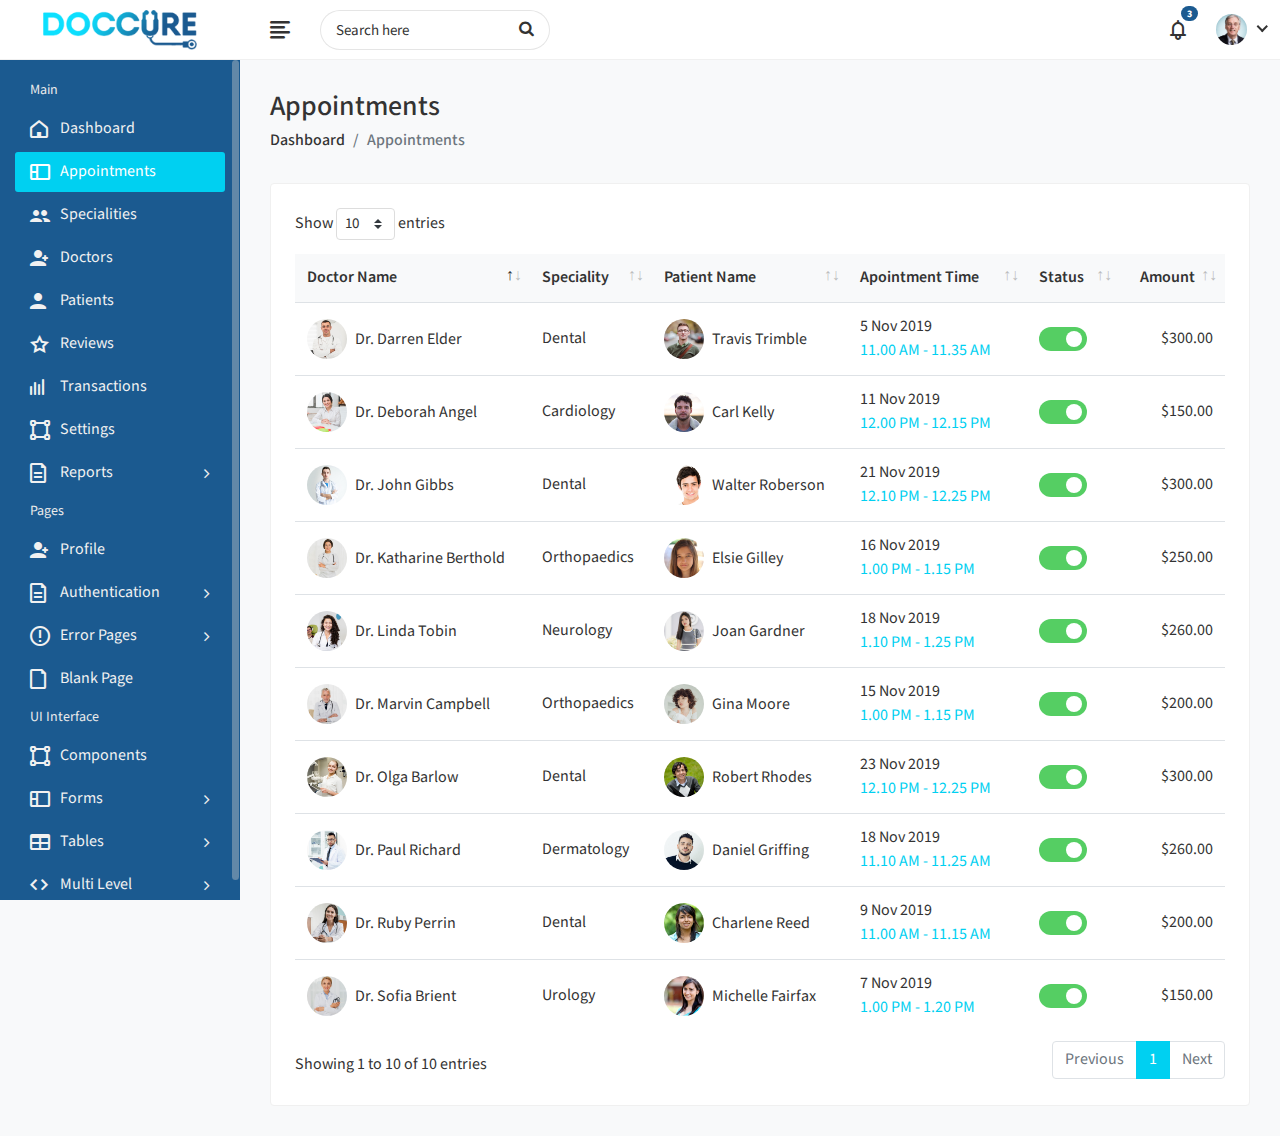
<file: Admin/appointment-list.html>
<!DOCTYPE html>
<html lang="en">
    
<!-- Mirrored from dreamguys.co.in/demo/doccure/admin/appointment-list.html by HTTrack Website Copier/3.x [XR&CO'2014], Sat, 30 Nov 2019 04:12:46 GMT -->
<head>
        <meta charset="utf-8">
        <meta name="viewport" content="width=device-width, initial-scale=1.0, user-scalable=0">
        <title>Doccure - Appointment List Page</title>
		
		<!-- Favicon -->
        <link rel="shortcut icon" type="image/x-icon" href="assets/img/favicon.png">
		
		<!-- Bootstrap CSS -->
        <link rel="stylesheet" href="assets/css/bootstrap.min.css">
		
		<!-- Fontawesome CSS -->
        <link rel="stylesheet" href="assets/css/font-awesome.min.css">
		
		<!-- Feathericon CSS -->
        <link rel="stylesheet" href="assets/css/feathericon.min.css">
		
		<!-- Datatables CSS -->
		<link rel="stylesheet" href="assets/plugins/datatables/datatables.min.css">
		
		<!-- Main CSS -->
        <link rel="stylesheet" href="assets/css/style.css">
		
		<!--[if lt IE 9]>
			<script src="assets/js/html5shiv.min.js"></script>
			<script src="assets/js/respond.min.js"></script>
		<![endif]-->
    </head>
    <body>
	
		<!-- Main Wrapper -->
        <div class="main-wrapper">
		
			<!-- Header -->
            <div class="header">
			
				<!-- Logo -->
                <div class="header-left">
                    <a href="index.html" class="logo">
						<img src="assets/img/logo.png" alt="Logo">
					</a>
					<a href="index.html" class="logo logo-small">
						<img src="assets/img/logo-small.png" alt="Logo" width="30" height="30">
					</a>
                </div>
				<!-- /Logo -->
				
				<a href="javascript:void(0);" id="toggle_btn">
					<i class="fe fe-text-align-left"></i>
				</a>
				
				<div class="top-nav-search">
					<form>
						<input type="text" class="form-control" placeholder="Search here">
						<button class="btn" type="submit"><i class="fa fa-search"></i></button>
					</form>
				</div>
				
				<!-- Mobile Menu Toggle -->
				<a class="mobile_btn" id="mobile_btn">
					<i class="fa fa-bars"></i>
				</a>
				<!-- /Mobile Menu Toggle -->
				
				<!-- Header Right Menu -->
				<ul class="nav user-menu">
					
					<!-- Notifications -->
					<li class="nav-item dropdown noti-dropdown">
						<a href="#" class="dropdown-toggle nav-link" data-toggle="dropdown">
							<i class="fe fe-bell"></i> <span class="badge badge-pill">3</span>
						</a>
						<div class="dropdown-menu notifications">
							<div class="topnav-dropdown-header">
								<span class="notification-title">Notifications</span>
								<a href="javascript:void(0)" class="clear-noti"> Clear All </a>
							</div>
							<div class="noti-content">
								<ul class="notification-list">
									<li class="notification-message">
										<a href="#">
											<div class="media">
												<span class="avatar avatar-sm">
													<img class="avatar-img rounded-circle" alt="User Image" src="assets/img/doctors/doctor-thumb-01.jpg">
												</span>
												<div class="media-body">
													<p class="noti-details"><span class="noti-title">Dr. Ruby Perrin</span> Schedule <span class="noti-title">her appointment</span></p>
													<p class="noti-time"><span class="notification-time">4 mins ago</span></p>
												</div>
											</div>
										</a>
									</li>
									<li class="notification-message">
										<a href="#">
											<div class="media">
												<span class="avatar avatar-sm">
													<img class="avatar-img rounded-circle" alt="User Image" src="assets/img/patients/patient1.jpg">
												</span>
												<div class="media-body">
													<p class="noti-details"><span class="noti-title">Charlene Reed</span> has booked her appointment to <span class="noti-title">Dr. Ruby Perrin</span></p>
													<p class="noti-time"><span class="notification-time">6 mins ago</span></p>
												</div>
											</div>
										</a>
									</li>
									<li class="notification-message">
										<a href="#">
											<div class="media">
												<span class="avatar avatar-sm">
													<img class="avatar-img rounded-circle" alt="User Image" src="assets/img/patients/patient2.jpg">
												</span>
												<div class="media-body">
												<p class="noti-details"><span class="noti-title">Travis Trimble</span> sent a amount of $210 for his <span class="noti-title">appointment</span></p>
												<p class="noti-time"><span class="notification-time">8 mins ago</span></p>
												</div>
											</div>
										</a>
									</li>
									<li class="notification-message">
										<a href="#">
											<div class="media">
												<span class="avatar avatar-sm">
													<img class="avatar-img rounded-circle" alt="User Image" src="assets/img/patients/patient3.jpg">
												</span>
												<div class="media-body">
													<p class="noti-details"><span class="noti-title">Carl Kelly</span> send a message <span class="noti-title"> to his doctor</span></p>
													<p class="noti-time"><span class="notification-time">12 mins ago</span></p>
												</div>
											</div>
										</a>
									</li>
								</ul>
							</div>
							<div class="topnav-dropdown-footer">
								<a href="#">View all Notifications</a>
							</div>
						</div>
					</li>
					<!-- /Notifications -->
					
					<!-- User Menu -->
					<li class="nav-item dropdown has-arrow">
						<a href="#" class="dropdown-toggle nav-link" data-toggle="dropdown">
							<span class="user-img"><img class="rounded-circle" src="assets/img/profiles/avatar-01.jpg" width="31" alt="Ryan Taylor"></span>
						</a>
						<div class="dropdown-menu">
							<div class="user-header">
								<div class="avatar avatar-sm">
									<img src="assets/img/profiles/avatar-01.jpg" alt="User Image" class="avatar-img rounded-circle">
								</div>
								<div class="user-text">
									<h6>Ryan Taylor</h6>
									<p class="text-muted mb-0">Administrator</p>
								</div>
							</div>
							<a class="dropdown-item" href="profile.html">My Profile</a>
							<a class="dropdown-item" href="settings.html">Settings</a>
							<a class="dropdown-item" href="login.html">Logout</a>
						</div>
					</li>
					<!-- /User Menu -->
					
				</ul>
				<!-- /Header Right Menu -->
				
            </div>
			<!-- /Header -->
			
			<!-- Sidebar -->
            <div class="sidebar" id="sidebar">
                <div class="sidebar-inner slimscroll">
					<div id="sidebar-menu" class="sidebar-menu">
						<ul>
							<li class="menu-title"> 
								<span>Main</span>
							</li>
							<li> 
								<a href="index.html"><i class="fe fe-home"></i> <span>Dashboard</span></a>
							</li>
							<li class="active"> 
								<a href="appointment-list.html"><i class="fe fe-layout"></i> <span>Appointments</span></a>
							</li>
							<li> 
								<a href="specialities.html"><i class="fe fe-users"></i> <span>Specialities</span></a>
							</li>
							<li> 
								<a href="doctor-list.html"><i class="fe fe-user-plus"></i> <span>Doctors</span></a>
							</li>
							<li> 
								<a href="patient-list.html"><i class="fe fe-user"></i> <span>Patients</span></a>
							</li>
							<li> 
								<a href="reviews.html"><i class="fe fe-star-o"></i> <span>Reviews</span></a>
							</li>
							<li> 
								<a href="transactions-list.html"><i class="fe fe-activity"></i> <span>Transactions</span></a>
							</li>
							<li> 
								<a href="settings.html"><i class="fe fe-vector"></i> <span>Settings</span></a>
							</li>
							<li class="submenu">
								<a href="#"><i class="fe fe-document"></i> <span> Reports</span> <span class="menu-arrow"></span></a>
								<ul style="display: none;">
									<li><a href="invoice-report.html">Invoice Reports</a></li>
								</ul>
							</li>
							<li class="menu-title"> 
								<span>Pages</span>
							</li>
							<li> 
								<a href="profile.html"><i class="fe fe-user-plus"></i> <span>Profile</span></a>
							</li>
							<li class="submenu">
								<a href="#"><i class="fe fe-document"></i> <span> Authentication </span> <span class="menu-arrow"></span></a>
								<ul style="display: none;">
									<li><a href="login.html"> Login </a></li>
									<li><a href="register.html"> Register </a></li>
									<li><a href="forgot-password.html"> Forgot Password </a></li>
									<li><a href="lock-screen.html"> Lock Screen </a></li>
								</ul>
							</li>
							<li class="submenu">
								<a href="#"><i class="fe fe-warning"></i> <span> Error Pages </span> <span class="menu-arrow"></span></a>
								<ul style="display: none;">
									<li><a href="error-404.html">404 Error </a></li>
									<li><a href="error-500.html">500 Error </a></li>
								</ul>
							</li>
							<li> 
								<a href="blank-page.html"><i class="fe fe-file"></i> <span>Blank Page</span></a>
							</li>
							<li class="menu-title"> 
								<span>UI Interface</span>
							</li>
							<li> 
								<a href="components.html"><i class="fe fe-vector"></i> <span>Components</span></a>
							</li>
							<li class="submenu">
								<a href="#"><i class="fe fe-layout"></i> <span> Forms </span> <span class="menu-arrow"></span></a>
								<ul style="display: none;">
									<li><a href="form-basic-inputs.html">Basic Inputs </a></li>
									<li><a href="form-input-groups.html">Input Groups </a></li>
									<li><a href="form-horizontal.html">Horizontal Form </a></li>
									<li><a href="form-vertical.html"> Vertical Form </a></li>
									<li><a href="form-mask.html"> Form Mask </a></li>
									<li><a href="form-validation.html"> Form Validation </a></li>
								</ul>
							</li>
							<li class="submenu">
								<a href="#"><i class="fe fe-table"></i> <span> Tables </span> <span class="menu-arrow"></span></a>
								<ul style="display: none;">
									<li><a href="tables-basic.html">Basic Tables </a></li>
									<li><a href="data-tables.html">Data Table </a></li>
								</ul>
							</li>
							<li class="submenu">
								<a href="javascript:void(0);"><i class="fe fe-code"></i> <span>Multi Level</span> <span class="menu-arrow"></span></a>
								<ul style="display: none;">
									<li class="submenu">
										<a href="javascript:void(0);"> <span>Level 1</span> <span class="menu-arrow"></span></a>
										<ul style="display: none;">
											<li><a href="javascript:void(0);"><span>Level 2</span></a></li>
											<li class="submenu">
												<a href="javascript:void(0);"> <span> Level 2</span> <span class="menu-arrow"></span></a>
												<ul style="display: none;">
													<li><a href="javascript:void(0);">Level 3</a></li>
													<li><a href="javascript:void(0);">Level 3</a></li>
												</ul>
											</li>
											<li><a href="javascript:void(0);"> <span>Level 2</span></a></li>
										</ul>
									</li>
									<li>
										<a href="javascript:void(0);"> <span>Level 1</span></a>
									</li>
								</ul>
							</li>
						</ul>
					</div>
                </div>
            </div>
			<!-- /Sidebar -->
			
			<!-- Page Wrapper -->
            <div class="page-wrapper">
                <div class="content container-fluid">
				
					<!-- Page Header -->
					<div class="page-header">
						<div class="row">
							<div class="col-sm-12">
								<h3 class="page-title">Appointments</h3>
								<ul class="breadcrumb">
									<li class="breadcrumb-item"><a href="index.html">Dashboard</a></li>
									<li class="breadcrumb-item active">Appointments</li>
								</ul>
							</div>
						</div>
					</div>
					<!-- /Page Header -->
					<div class="row">
						<div class="col-md-12">
						
							<!-- Recent Orders -->
							<div class="card">
								<div class="card-body">
									<div class="table-responsive">
										<table class="datatable table table-hover table-center mb-0">
											<thead>
												<tr>
													<th>Doctor Name</th>
													<th>Speciality</th>
													<th>Patient Name</th>
													<th>Apointment Time</th>
													<th>Status</th>
													<th class="text-right">Amount</th>
												</tr>
											</thead>
											<tbody>
												<tr>
													<td>
														<h2 class="table-avatar">
															<a href="profile.html" class="avatar avatar-sm mr-2"><img class="avatar-img rounded-circle" src="assets/img/doctors/doctor-thumb-01.jpg" alt="User Image"></a>
															<a href="profile.html">Dr. Ruby Perrin</a>
														</h2>
													</td>
													<td>Dental</td>
													<td>
														<h2 class="table-avatar">
															<a href="profile.html" class="avatar avatar-sm mr-2"><img class="avatar-img rounded-circle" src="assets/img/patients/patient1.jpg" alt="User Image"></a>
															<a href="profile.html">Charlene Reed </a>
														</h2>
													</td>
													<td>9 Nov 2019 <span class="text-primary d-block">11.00 AM - 11.15 AM</span></td>
													<td>
														<div class="status-toggle">
															<input type="checkbox" id="status_1" class="check" checked>
															<label for="status_1" class="checktoggle">checkbox</label>
														</div>
													</td>
													<td class="text-right">
														$200.00
													</td>
												</tr>
												<tr>
													<td>
														<h2 class="table-avatar">
															<a href="profile.html" class="avatar avatar-sm mr-2"><img class="avatar-img rounded-circle" src="assets/img/doctors/doctor-thumb-02.jpg" alt="User Image"></a>
															<a href="profile.html">Dr. Darren Elder</a>
														</h2>
													</td>
													<td>Dental</td>
													<td>
														<h2 class="table-avatar">
															<a href="profile.html" class="avatar avatar-sm mr-2"><img class="avatar-img rounded-circle" src="assets/img/patients/patient2.jpg" alt="User Image"></a>
															<a href="profile.html">Travis Trimble </a>
														</h2>
													</td>
													
													<td>5 Nov 2019 <span class="text-primary d-block">11.00 AM - 11.35 AM</span></td>
													<td>
														<div class="status-toggle">
															<input type="checkbox" id="status_2" class="check" checked>
															<label for="status_2" class="checktoggle">checkbox</label>
														</div>
													</td>
													<td class="text-right">
														$300.00
													</td>
												</tr>
												<tr>
													<td>
														<h2 class="table-avatar">
															<a href="profile.html" class="avatar avatar-sm mr-2"><img class="avatar-img rounded-circle" src="assets/img/doctors/doctor-thumb-03.jpg" alt="User Image"></a>
															<a href="profile.html">Dr. Deborah Angel</a>
														</h2>
													</td>
													<td>Cardiology</td>
													<td>
														<h2 class="table-avatar">
															<a href="profile.html" class="avatar avatar-sm mr-2"><img class="avatar-img rounded-circle" src="assets/img/patients/patient3.jpg" alt="User Image"></a>
															<a href="profile.html">Carl Kelly</a>
														</h2>
													</td>
													<td>11 Nov 2019 <span class="text-primary d-block">12.00 PM - 12.15 PM</span></td>
													<td>
														<div class="status-toggle">
															<input type="checkbox" id="status_3" class="check" checked>
															<label for="status_3" class="checktoggle">checkbox</label>
														</div>
													</td>
													<td class="text-right">
														$150.00
													</td>
												</tr>
												<tr>
													<td>
														<h2 class="table-avatar">
															<a href="profile.html" class="avatar avatar-sm mr-2"><img class="avatar-img rounded-circle" src="assets/img/doctors/doctor-thumb-04.jpg" alt="User Image"></a>
															<a href="profile.html">Dr. Sofia Brient</a>
														</h2>
													</td>
													<td>Urology</td>
													<td>
														<h2 class="table-avatar">
															<a href="profile.html" class="avatar avatar-sm mr-2"><img class="avatar-img rounded-circle" src="assets/img/patients/patient4.jpg" alt="User Image"></a>
															<a href="profile.html"> Michelle Fairfax</a>
														</h2>
													</td>
													<td>7 Nov 2019 <span class="text-primary d-block">1.00 PM - 1.20 PM</span></td>
													<td>
														<div class="status-toggle">
															<input type="checkbox" id="status_4" class="check" checked>
															<label for="status_4" class="checktoggle">checkbox</label>
														</div>
													</td>
													<td class="text-right">
														$150.00
													</td>
												</tr>
												<tr>
													<td>
														<h2 class="table-avatar">
															<a href="profile.html" class="avatar avatar-sm mr-2"><img class="avatar-img rounded-circle" src="assets/img/doctors/doctor-thumb-05.jpg" alt="User Image"></a>
															<a href="profile.html">Dr. Marvin Campbell</a>
														</h2>
													</td>
													<td>Orthopaedics</td>
													<td>
														<h2 class="table-avatar">
															<a href="profile.html" class="avatar avatar-sm mr-2"><img class="avatar-img rounded-circle" src="assets/img/patients/patient5.jpg" alt="User Image"></a>
															<a href="profile.html">Gina Moore</a>
														</h2>
													</td>
													
													<td>15 Nov 2019 <span class="text-primary d-block">1.00 PM - 1.15 PM</span></td>
													<td>
														<div class="status-toggle">
															<input type="checkbox" id="status_5" class="check" checked>
															<label for="status_5" class="checktoggle">checkbox</label>
														</div>
													</td>
													<td class="text-right">
														$200.00
													</td>
												</tr>
												<tr>
													<td>
														<h2 class="table-avatar">
															<a href="profile.html" class="avatar avatar-sm mr-2"><img class="avatar-img rounded-circle" src="assets/img/doctors/doctor-thumb-06.jpg" alt="User Image"></a>
															<a href="profile.html">Dr. Katharine Berthold</a>
														</h2>
													</td>
													<td>Orthopaedics</td>
													<td>
														<h2 class="table-avatar">
															<a href="profile.html" class="avatar avatar-sm mr-2"><img class="avatar-img rounded-circle" src="assets/img/patients/patient6.jpg" alt="User Image"></a>
															<a href="profile.html">Elsie Gilley</a>
														</h2>
													</td>
													
													<td>16 Nov 2019 <span class="text-primary d-block">1.00 PM - 1.15 PM</span></td>
													<td>
														<div class="status-toggle">
															<input type="checkbox" id="status_5" class="check" checked>
															<label for="status_5" class="checktoggle">checkbox</label>
														</div>
													</td>
													<td class="text-right">
														$250.00
													</td>
												</tr>
												<tr>
													<td>
														<h2 class="table-avatar">
															<a href="profile.html" class="avatar avatar-sm mr-2"><img class="avatar-img rounded-circle" src="assets/img/doctors/doctor-thumb-07.jpg" alt="User Image"></a>
															<a href="profile.html">Dr. Linda Tobin</a>
														</h2>
													</td>
													<td>Neurology</td>
													<td>
														<h2 class="table-avatar">
															<a href="profile.html" class="avatar avatar-sm mr-2"><img class="avatar-img rounded-circle" src="assets/img/patients/patient7.jpg" alt="User Image"></a>
															<a href="profile.html">Joan Gardner</a>
														</h2>
													</td>
													
													<td>18 Nov 2019 <span class="text-primary d-block">1.10 PM - 1.25 PM</span></td>
													<td>
														<div class="status-toggle">
															<input type="checkbox" id="status_5" class="check" checked>
															<label for="status_5" class="checktoggle">checkbox</label>
														</div>
													</td>
													<td class="text-right">
														$260.00
													</td>
												</tr>
												<tr>
													<td>
														<h2 class="table-avatar">
															<a href="profile.html" class="avatar avatar-sm mr-2"><img class="avatar-img rounded-circle" src="assets/img/doctors/doctor-thumb-08.jpg" alt="User Image"></a>
															<a href="profile.html">Dr. Paul Richard</a>
														</h2>
													</td>
													<td>Dermatology</td>
													<td>
														<h2 class="table-avatar">
															<a href="profile.html" class="avatar avatar-sm mr-2"><img class="avatar-img rounded-circle" src="assets/img/patients/patient8.jpg" alt="User Image"></a>
															<a href="profile.html"> Daniel Griffing</a>
														</h2>
													</td>
													
													<td>18 Nov 2019 <span class="text-primary d-block">11.10 AM - 11.25 AM</span></td>
													<td>
														<div class="status-toggle">
															<input type="checkbox" id="status_5" class="check" checked>
															<label for="status_5" class="checktoggle">checkbox</label>
														</div>
													</td>
													<td class="text-right">
														$260.00
													</td>
												</tr>
												<tr>
													<td>
														<h2 class="table-avatar">
															<a href="profile.html" class="avatar avatar-sm mr-2"><img class="avatar-img rounded-circle" src="assets/img/doctors/doctor-thumb-09.jpg" alt="User Image"></a>
															<a href="profile.html">Dr. John Gibbs</a>
														</h2>
													</td>
													<td>Dental</td>
													<td>
														<h2 class="table-avatar">
															<a href="profile.html" class="avatar avatar-sm mr-2"><img class="avatar-img rounded-circle" src="assets/img/patients/patient9.jpg" alt="User Image"></a>
															<a href="profile.html">Walter Roberson</a>
														</h2>
													</td>
													
													<td>21 Nov 2019 <span class="text-primary d-block">12.10 PM - 12.25 PM</span></td>
													<td>
														<div class="status-toggle">
															<input type="checkbox" id="status_5" class="check" checked>
															<label for="status_5" class="checktoggle">checkbox</label>
														</div>
													</td>
													<td class="text-right">
														$300.00
													</td>
												</tr>
												<tr>
													<td>
														<h2 class="table-avatar">
															<a href="profile.html" class="avatar avatar-sm mr-2"><img class="avatar-img rounded-circle" src="assets/img/doctors/doctor-thumb-10.jpg" alt="User Image"></a>
															<a href="profile.html">Dr. Olga Barlow</a>
														</h2>
													</td>
													<td>Dental</td>
													<td>
														<h2 class="table-avatar">
															<a href="profile.html" class="avatar avatar-sm mr-2"><img class="avatar-img rounded-circle" src="assets/img/patients/patient10.jpg" alt="User Image"></a>
															<a href="profile.html">Robert Rhodes</a>
														</h2>
													</td>
													
													<td>23 Nov 2019 <span class="text-primary d-block">12.10 PM - 12.25 PM</span></td>
													<td>
														<div class="status-toggle">
															<input type="checkbox" id="status_5" class="check" checked>
															<label for="status_5" class="checktoggle">checkbox</label>
														</div>
													</td>
													<td class="text-right">
														$300.00
													</td>
												</tr>
											</tbody>
										</table>
									</div>
								</div>
							</div>
							<!-- /Recent Orders -->
							
						</div>
					</div>
				</div>			
			</div>
			<!-- /Page Wrapper -->
		
        </div>
		<!-- /Main Wrapper -->
		
		<!-- jQuery -->
        <script src="assets/js/jquery-3.2.1.min.js"></script>
		
		<!-- Bootstrap Core JS -->
        <script src="assets/js/popper.min.js"></script>
        <script src="assets/js/bootstrap.min.js"></script>
		
		<!-- Slimscroll JS -->
        <script src="assets/plugins/slimscroll/jquery.slimscroll.min.js"></script>
		
		<!-- Datatables JS -->
		<script src="assets/plugins/datatables/jquery.dataTables.min.js"></script>
		<script src="assets/plugins/datatables/datatables.min.js"></script>
		
		<!-- Custom JS -->
		<script  src="assets/js/script.js"></script>
		
    </body>

<!-- Mirrored from dreamguys.co.in/demo/doccure/admin/appointment-list.html by HTTrack Website Copier/3.x [XR&CO'2014], Sat, 30 Nov 2019 04:12:49 GMT -->
</html>
</file>
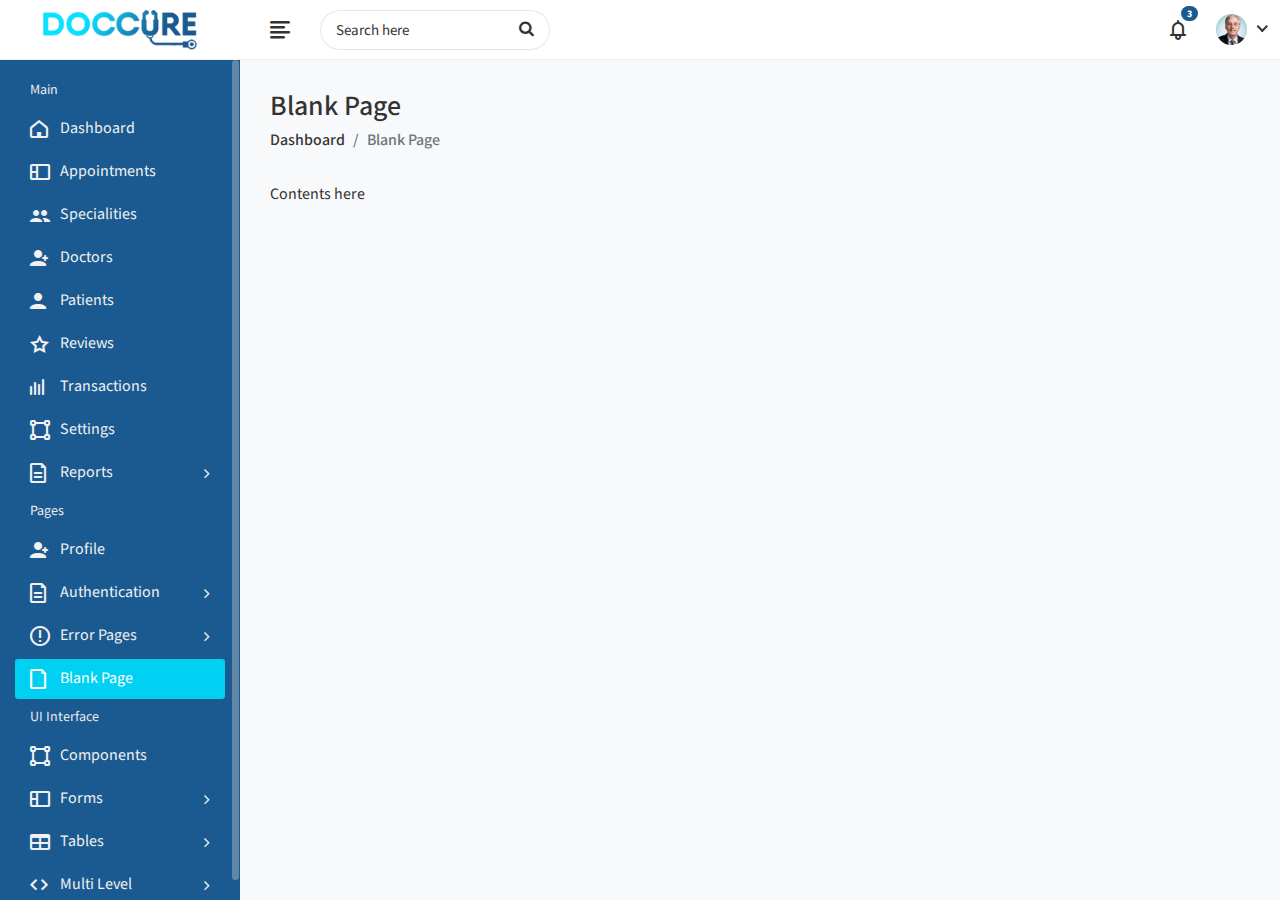
<file: Admin/blank-page.html>
<!DOCTYPE html>
<html lang="en">
    
<!-- Mirrored from dreamguys.co.in/demo/doccure/admin/blank-page.html by HTTrack Website Copier/3.x [XR&CO'2014], Sat, 30 Nov 2019 04:12:53 GMT -->
<head>
        <meta charset="utf-8">
        <meta name="viewport" content="width=device-width, initial-scale=1.0, user-scalable=0">
        <title>Doccure - Blank Page</title>
		
		<!-- Favicon -->
        <link rel="shortcut icon" type="image/x-icon" href="assets/img/favicon.png">
		
		<!-- Bootstrap CSS -->
        <link rel="stylesheet" href="assets/css/bootstrap.min.css">
		
		<!-- Fontawesome CSS -->
        <link rel="stylesheet" href="assets/css/font-awesome.min.css">
		
		<!-- Feathericon CSS -->
        <link rel="stylesheet" href="assets/css/feathericon.min.css">
		
		<!-- Main CSS -->
        <link rel="stylesheet" href="assets/css/style.css">
		
		<!--[if lt IE 9]>
			<script src="assets/js/html5shiv.min.js"></script>
			<script src="assets/js/respond.min.js"></script>
		<![endif]-->
    </head>
    <body>
	
		<!-- Main Wrapper -->
        <div class="main-wrapper">
		
			<!-- Header -->
            <div class="header">
			
				<!-- Logo -->
                <div class="header-left">
                    <a href="index.html" class="logo">
						<img src="assets/img/logo.png" alt="Logo">
					</a>
					<a href="index.html" class="logo logo-small">
						<img src="assets/img/logo-small.png" alt="Logo" width="30" height="30">
					</a>
                </div>
				<!-- /Logo -->
				
				<a href="javascript:void(0);" id="toggle_btn">
					<i class="fe fe-text-align-left"></i>
				</a>
				
				<div class="top-nav-search">
					<form>
						<input type="text" class="form-control" placeholder="Search here">
						<button class="btn" type="submit"><i class="fa fa-search"></i></button>
					</form>
				</div>
				
				<!-- Mobile Menu Toggle -->
				<a class="mobile_btn" id="mobile_btn">
					<i class="fa fa-bars"></i>
				</a>
				<!-- /Mobile Menu Toggle -->
				
				<!-- Header Right Menu -->
				<ul class="nav user-menu">
					
					<!-- Notifications -->
					<li class="nav-item dropdown noti-dropdown">
						<a href="#" class="dropdown-toggle nav-link" data-toggle="dropdown">
							<i class="fe fe-bell"></i> <span class="badge badge-pill">3</span>
						</a>
						<div class="dropdown-menu notifications">
							<div class="topnav-dropdown-header">
								<span class="notification-title">Notifications</span>
								<a href="javascript:void(0)" class="clear-noti"> Clear All </a>
							</div>
							<div class="noti-content">
								<ul class="notification-list">
									<li class="notification-message">
										<a href="#">
											<div class="media">
												<span class="avatar avatar-sm">
													<img class="avatar-img rounded-circle" alt="User Image" src="assets/img/doctors/doctor-thumb-01.jpg">
												</span>
												<div class="media-body">
													<p class="noti-details"><span class="noti-title">Dr. Ruby Perrin</span> Schedule <span class="noti-title">her appointment</span></p>
													<p class="noti-time"><span class="notification-time">4 mins ago</span></p>
												</div>
											</div>
										</a>
									</li>
									<li class="notification-message">
										<a href="#">
											<div class="media">
												<span class="avatar avatar-sm">
													<img class="avatar-img rounded-circle" alt="User Image" src="assets/img/patients/patient1.jpg">
												</span>
												<div class="media-body">
													<p class="noti-details"><span class="noti-title">Charlene Reed</span> has booked her appointment to <span class="noti-title">Dr. Ruby Perrin</span></p>
													<p class="noti-time"><span class="notification-time">6 mins ago</span></p>
												</div>
											</div>
										</a>
									</li>
									<li class="notification-message">
										<a href="#">
											<div class="media">
												<span class="avatar avatar-sm">
													<img class="avatar-img rounded-circle" alt="User Image" src="assets/img/patients/patient2.jpg">
												</span>
												<div class="media-body">
												<p class="noti-details"><span class="noti-title">Travis Trimble</span> sent a amount of $210 for his <span class="noti-title">appointment</span></p>
												<p class="noti-time"><span class="notification-time">8 mins ago</span></p>
												</div>
											</div>
										</a>
									</li>
									<li class="notification-message">
										<a href="#">
											<div class="media">
												<span class="avatar avatar-sm">
													<img class="avatar-img rounded-circle" alt="User Image" src="assets/img/patients/patient3.jpg">
												</span>
												<div class="media-body">
													<p class="noti-details"><span class="noti-title">Carl Kelly</span> send a message <span class="noti-title"> to his doctor</span></p>
													<p class="noti-time"><span class="notification-time">12 mins ago</span></p>
												</div>
											</div>
										</a>
									</li>
								</ul>
							</div>
							<div class="topnav-dropdown-footer">
								<a href="#">View all Notifications</a>
							</div>
						</div>
					</li>
					<!-- /Notifications -->
					
					<!-- User Menu -->
					<li class="nav-item dropdown has-arrow">
						<a href="#" class="dropdown-toggle nav-link" data-toggle="dropdown">
							<span class="user-img"><img class="rounded-circle" src="assets/img/profiles/avatar-01.jpg" width="31" alt="Ryan Taylor"></span>
						</a>
						<div class="dropdown-menu">
							<div class="user-header">
								<div class="avatar avatar-sm">
									<img src="assets/img/profiles/avatar-01.jpg" alt="User Image" class="avatar-img rounded-circle">
								</div>
								<div class="user-text">
									<h6>Ryan Taylor</h6>
									<p class="text-muted mb-0">Administrator</p>
								</div>
							</div>
							<a class="dropdown-item" href="profile.html">My Profile</a>
							<a class="dropdown-item" href="settings.html">Settings</a>
							<a class="dropdown-item" href="login.html">Logout</a>
						</div>
					</li>
					<!-- /User Menu -->
					
				</ul>
				<!-- /Header Right Menu -->
				
            </div>
			<!-- /Header -->
			
			<!-- Sidebar -->
            <div class="sidebar" id="sidebar">
                <div class="sidebar-inner slimscroll">
					<div id="sidebar-menu" class="sidebar-menu">
						<ul>
							<li class="menu-title"> 
								<span>Main</span>
							</li>
							<li> 
								<a href="index.html"><i class="fe fe-home"></i> <span>Dashboard</span></a>
							</li>
							<li> 
								<a href="appointment-list.html"><i class="fe fe-layout"></i> <span>Appointments</span></a>
							</li>
							<li> 
								<a href="specialities.html"><i class="fe fe-users"></i> <span>Specialities</span></a>
							</li>
							<li> 
								<a href="doctor-list.html"><i class="fe fe-user-plus"></i> <span>Doctors</span></a>
							</li>
							<li> 
								<a href="patient-list.html"><i class="fe fe-user"></i> <span>Patients</span></a>
							</li>
							<li> 
								<a href="reviews.html"><i class="fe fe-star-o"></i> <span>Reviews</span></a>
							</li>
							<li> 
								<a href="transactions-list.html"><i class="fe fe-activity"></i> <span>Transactions</span></a>
							</li>
							<li> 
								<a href="settings.html"><i class="fe fe-vector"></i> <span>Settings</span></a>
							</li>
							<li class="submenu">
								<a href="#"><i class="fe fe-document"></i> <span> Reports</span> <span class="menu-arrow"></span></a>
								<ul style="display: none;">
									<li><a href="invoice-report.html">Invoice Reports</a></li>
								</ul>
							</li>
							<li class="menu-title"> 
								<span>Pages</span>
							</li>
							<li> 
								<a href="profile.html"><i class="fe fe-user-plus"></i> <span>Profile</span></a>
							</li>
							<li class="submenu">
								<a href="#"><i class="fe fe-document"></i> <span> Authentication </span> <span class="menu-arrow"></span></a>
								<ul style="display: none;">
									<li><a href="login.html"> Login </a></li>
									<li><a href="register.html"> Register </a></li>
									<li><a href="forgot-password.html"> Forgot Password </a></li>
									<li><a href="lock-screen.html"> Lock Screen </a></li>
								</ul>
							</li>
							<li class="submenu">
								<a href="#"><i class="fe fe-warning"></i> <span> Error Pages </span> <span class="menu-arrow"></span></a>
								<ul style="display: none;">
									<li><a href="error-404.html">404 Error </a></li>
									<li><a href="error-500.html">500 Error </a></li>
								</ul>
							</li>
							<li class="active"> 
								<a href="blank-page.html"><i class="fe fe-file"></i> <span>Blank Page</span></a>
							</li>
							<li class="menu-title"> 
								<span>UI Interface</span>
							</li>
							<li> 
								<a href="components.html"><i class="fe fe-vector"></i> <span>Components</span></a>
							</li>
							<li class="submenu">
								<a href="#"><i class="fe fe-layout"></i> <span> Forms </span> <span class="menu-arrow"></span></a>
								<ul style="display: none;">
									<li><a href="form-basic-inputs.html">Basic Inputs </a></li>
									<li><a href="form-input-groups.html">Input Groups </a></li>
									<li><a href="form-horizontal.html">Horizontal Form </a></li>
									<li><a href="form-vertical.html"> Vertical Form </a></li>
									<li><a href="form-mask.html"> Form Mask </a></li>
									<li><a href="form-validation.html"> Form Validation </a></li>
								</ul>
							</li>
							<li class="submenu">
								<a href="#"><i class="fe fe-table"></i> <span> Tables </span> <span class="menu-arrow"></span></a>
								<ul style="display: none;">
									<li><a href="tables-basic.html">Basic Tables </a></li>
									<li><a href="data-tables.html">Data Table </a></li>
								</ul>
							</li>
							<li class="submenu">
								<a href="javascript:void(0);"><i class="fe fe-code"></i> <span>Multi Level</span> <span class="menu-arrow"></span></a>
								<ul style="display: none;">
									<li class="submenu">
										<a href="javascript:void(0);"> <span>Level 1</span> <span class="menu-arrow"></span></a>
										<ul style="display: none;">
											<li><a href="javascript:void(0);"><span>Level 2</span></a></li>
											<li class="submenu">
												<a href="javascript:void(0);"> <span> Level 2</span> <span class="menu-arrow"></span></a>
												<ul style="display: none;">
													<li><a href="javascript:void(0);">Level 3</a></li>
													<li><a href="javascript:void(0);">Level 3</a></li>
												</ul>
											</li>
											<li><a href="javascript:void(0);"> <span>Level 2</span></a></li>
										</ul>
									</li>
									<li>
										<a href="javascript:void(0);"> <span>Level 1</span></a>
									</li>
								</ul>
							</li>
						</ul>
					</div>
                </div>
            </div>
			<!-- /Sidebar -->
			
			<!-- Page Wrapper -->
            <div class="page-wrapper">
                <div class="content container-fluid">
				
					<!-- Page Header -->
					<div class="page-header">
						<div class="row">
							<div class="col-sm-12">
								<h3 class="page-title">Blank Page</h3>
								<ul class="breadcrumb">
									<li class="breadcrumb-item"><a href="index.html">Dashboard</a></li>
									<li class="breadcrumb-item active">Blank Page</li>
								</ul>
							</div>
						</div>
					</div>
					<!-- /Page Header -->
					
					<div class="row">
						<div class="col-sm-12">
							Contents here
						</div>			
					</div>
					
				</div>			
			</div>
			<!-- /Page Wrapper -->
		
        </div>
		<!-- /Main Wrapper -->
		
		<!-- jQuery -->
        <script src="assets/js/jquery-3.2.1.min.js"></script>
		
		<!-- Bootstrap Core JS -->
        <script src="assets/js/popper.min.js"></script>
        <script src="assets/js/bootstrap.min.js"></script>
		
		<!-- Slimscroll JS -->
        <script src="assets/plugins/slimscroll/jquery.slimscroll.min.js"></script>
		
		<!-- Custom JS -->
		<script  src="assets/js/script.js"></script>
		
    </body>

<!-- Mirrored from dreamguys.co.in/demo/doccure/admin/blank-page.html by HTTrack Website Copier/3.x [XR&CO'2014], Sat, 30 Nov 2019 04:12:53 GMT -->
</html>
</file>
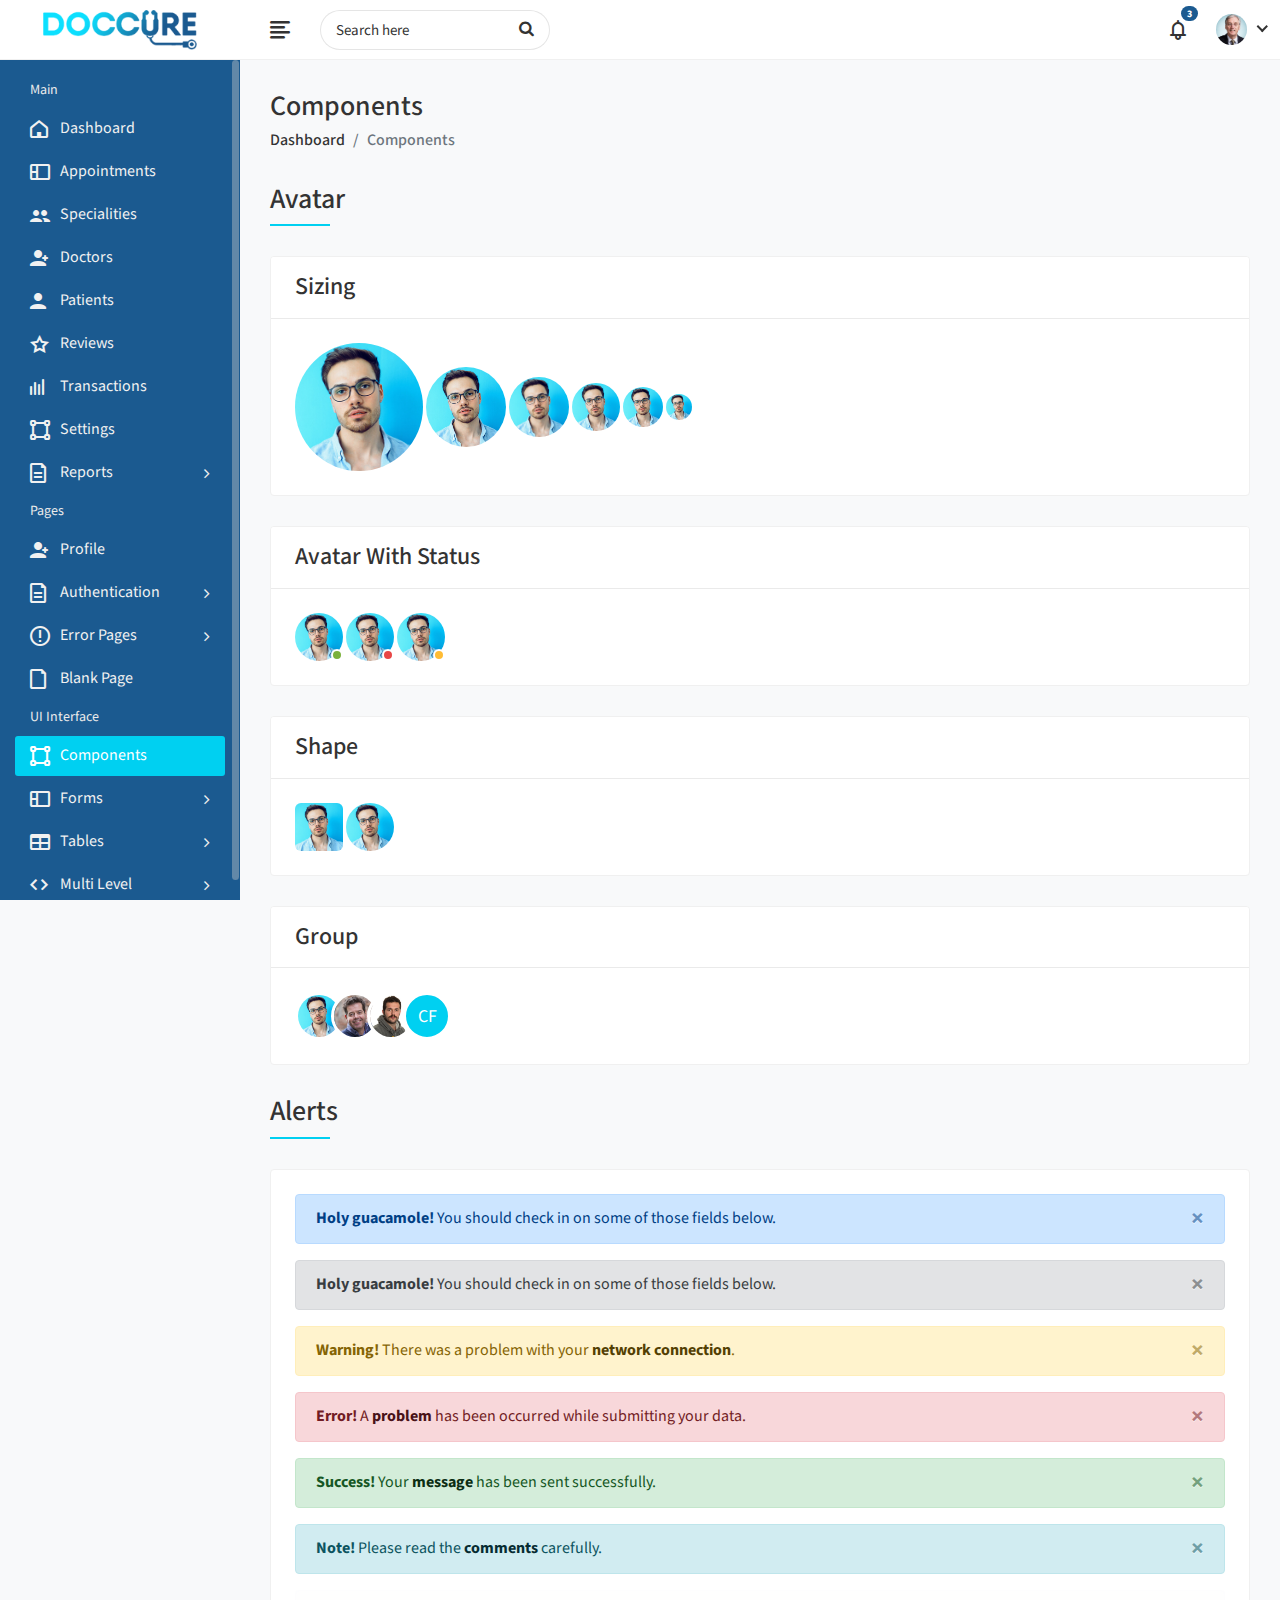
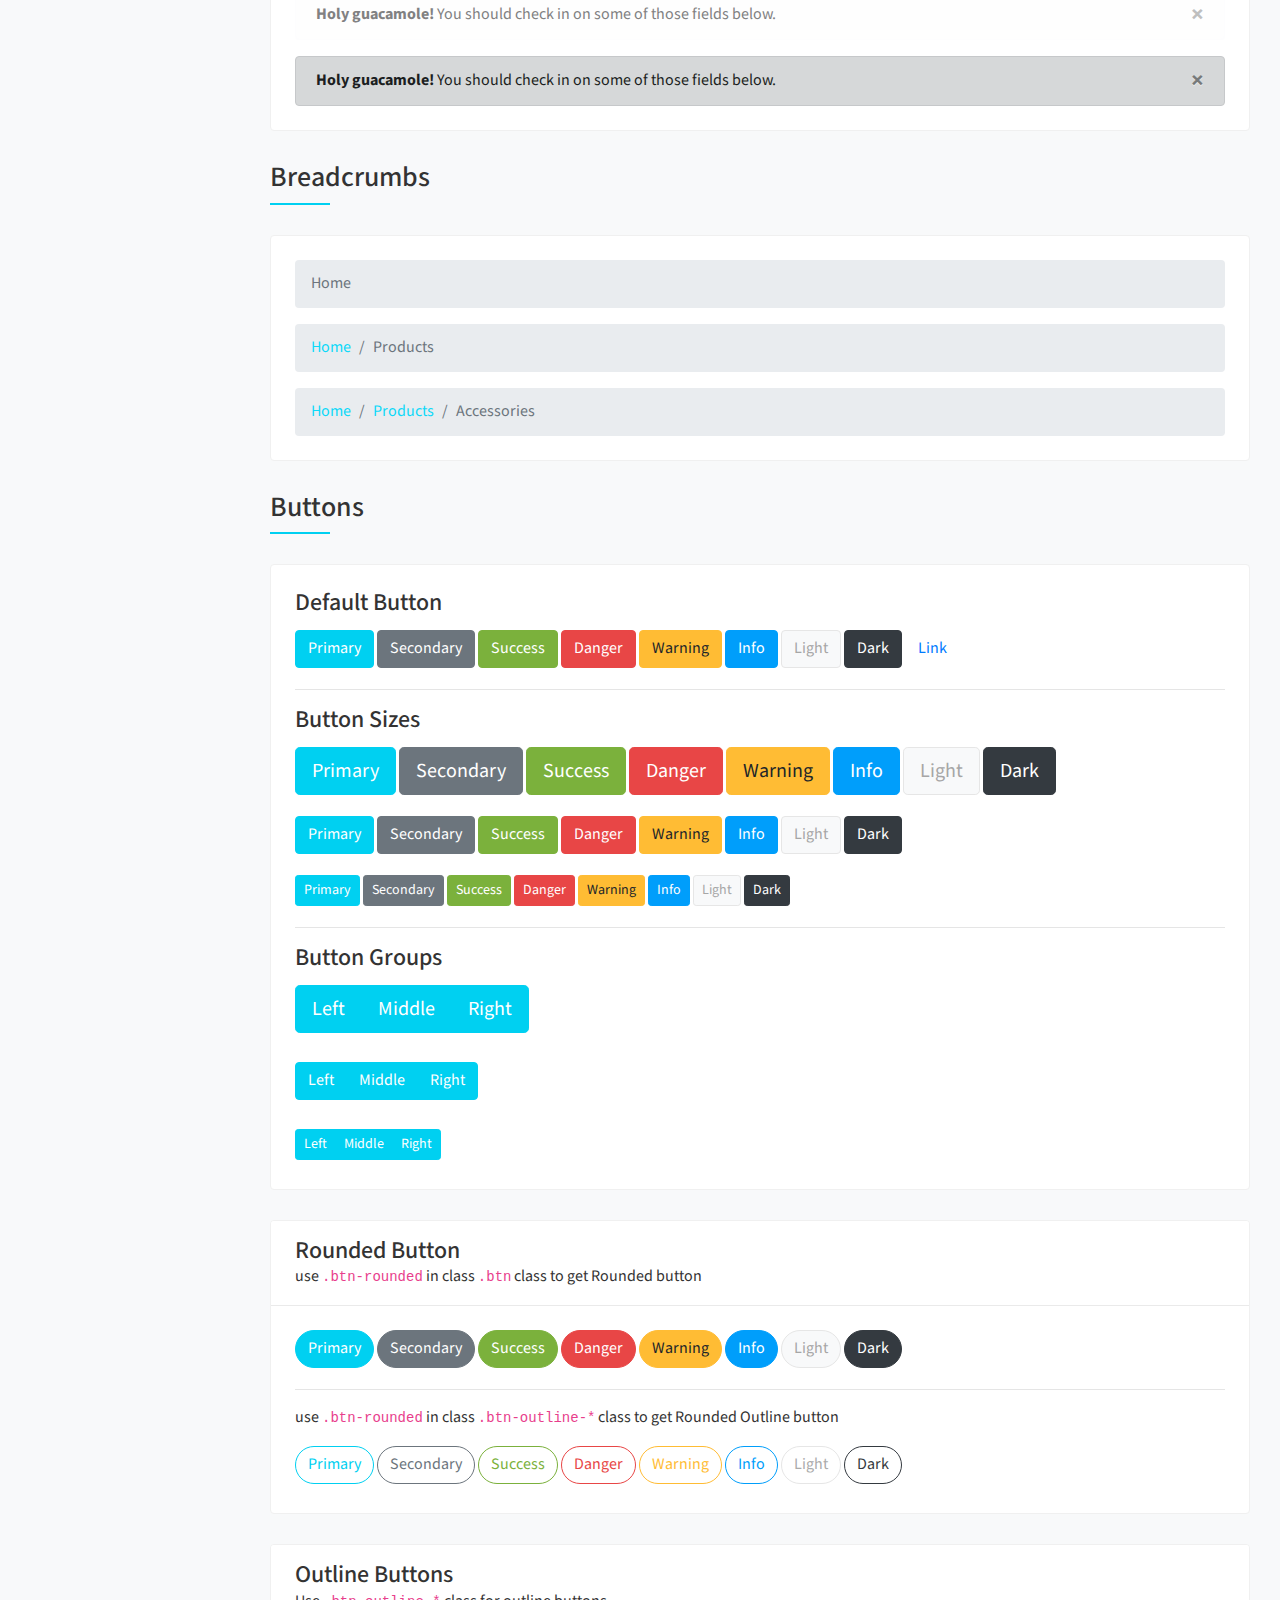
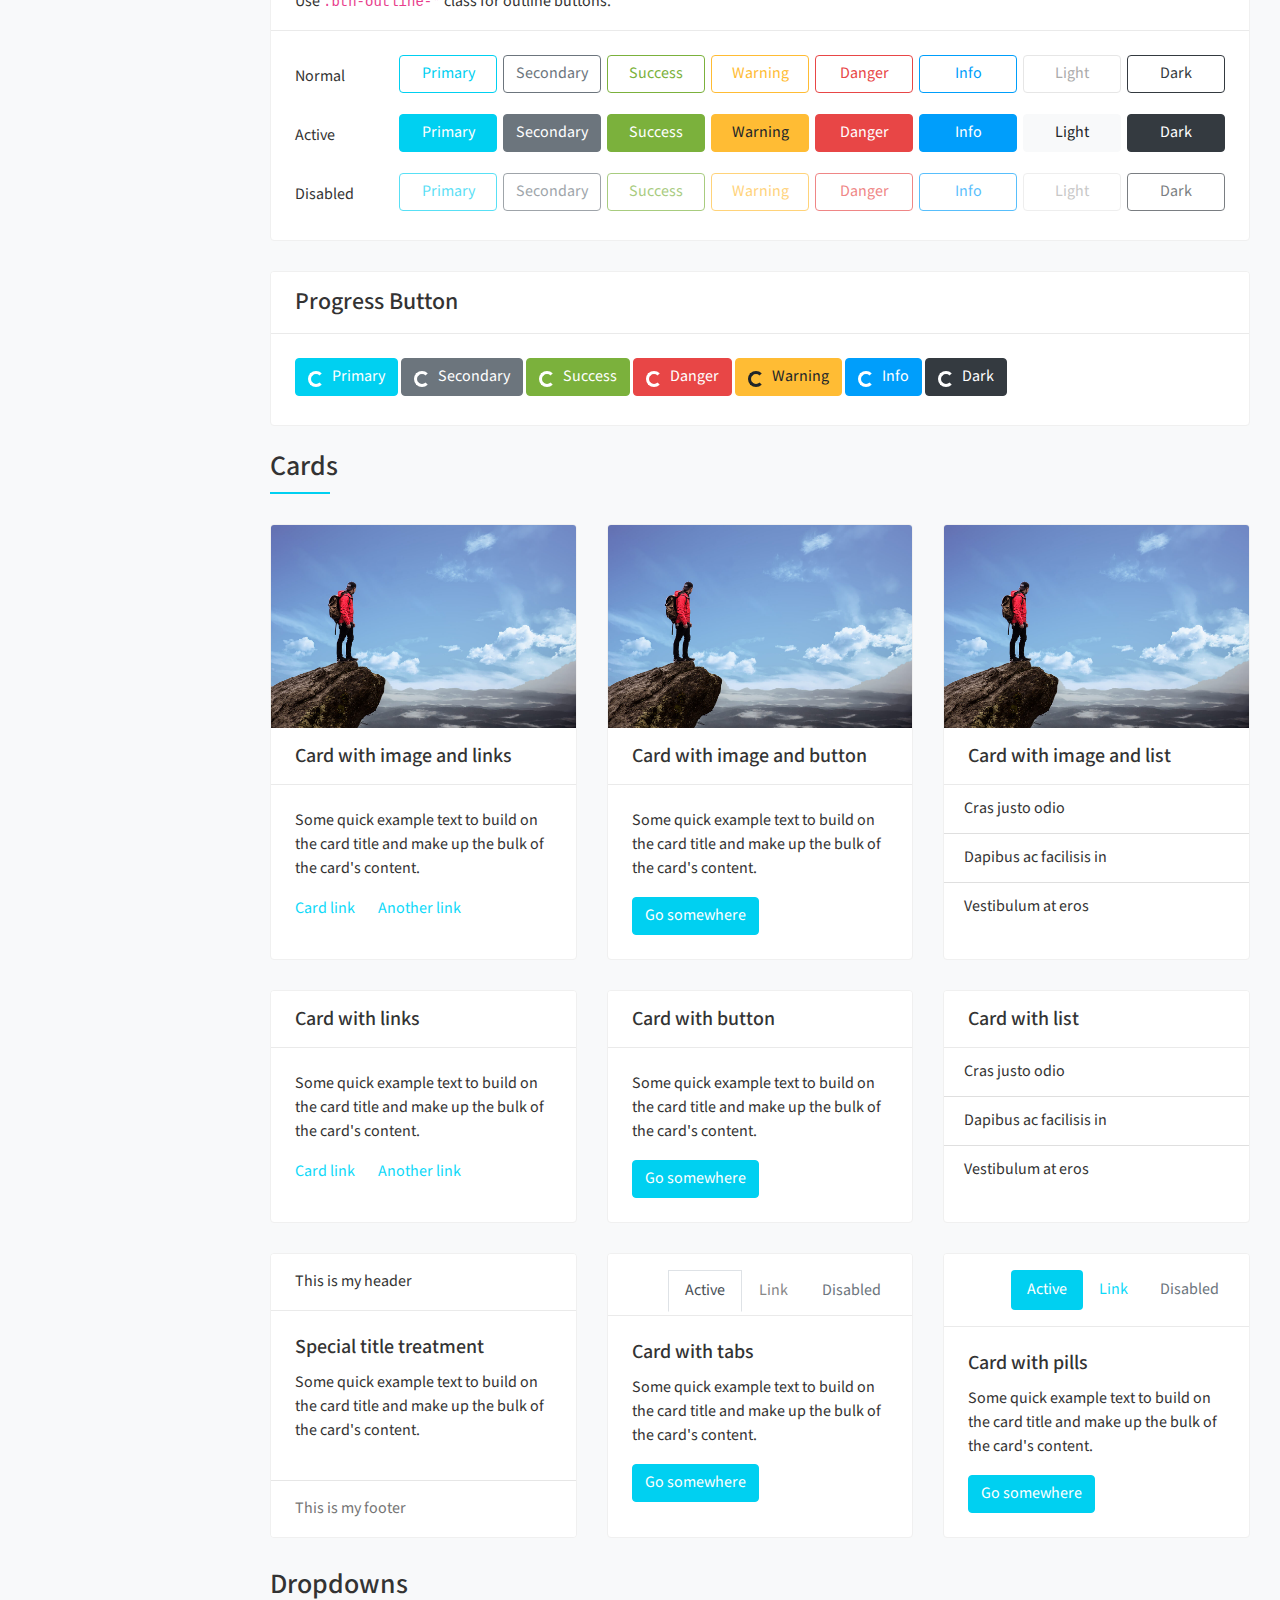
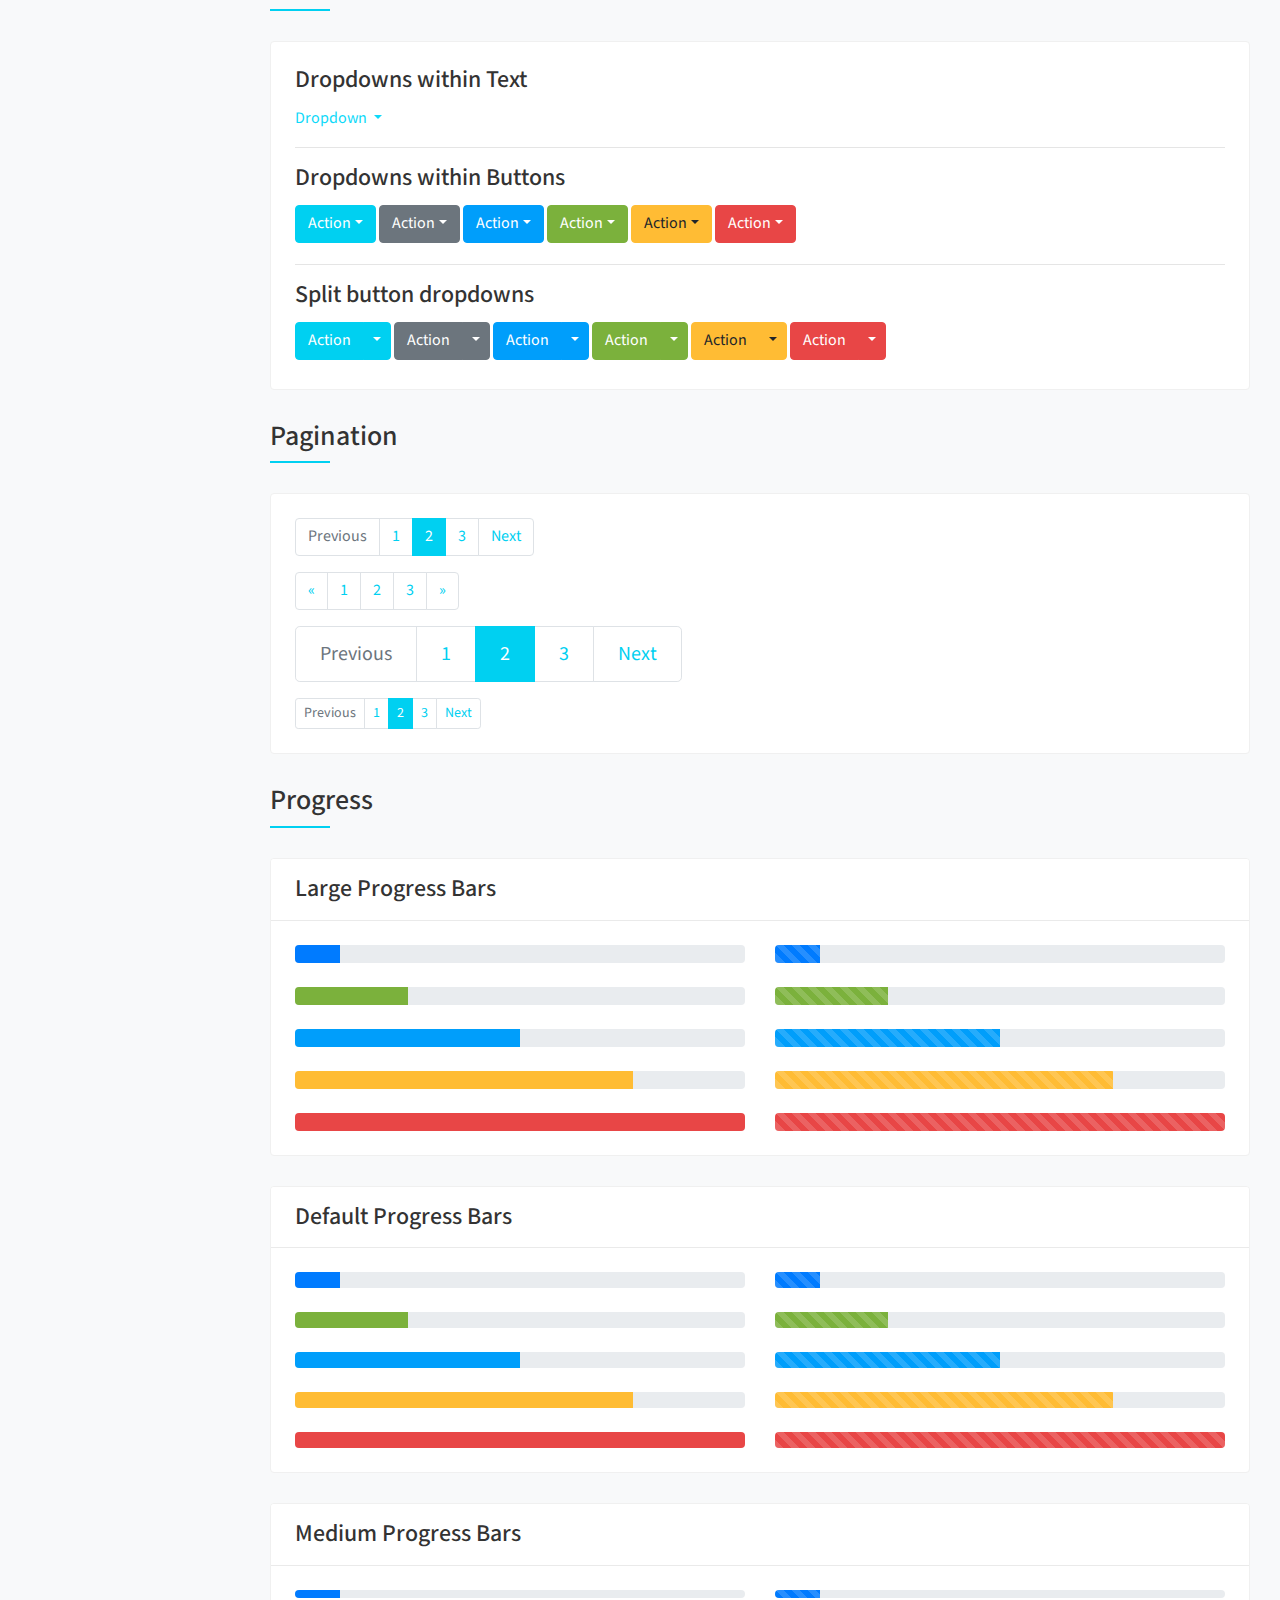
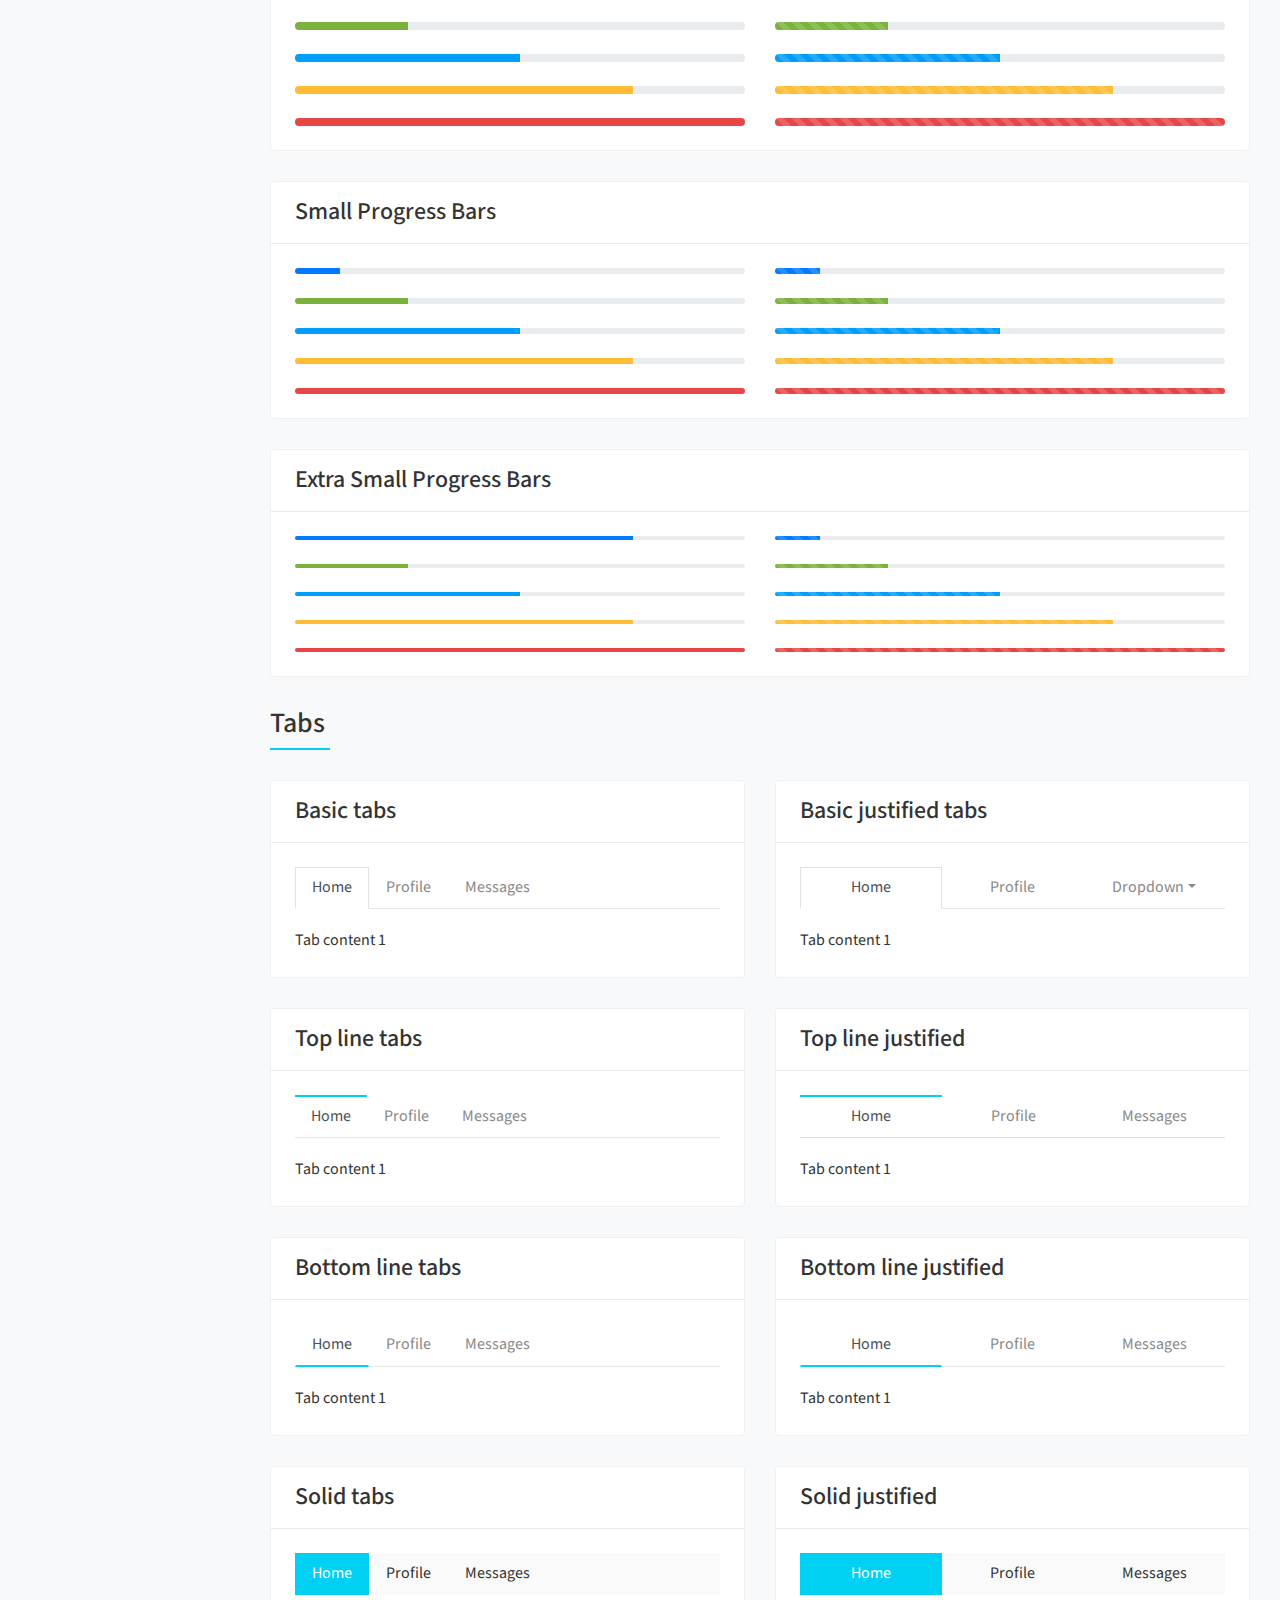
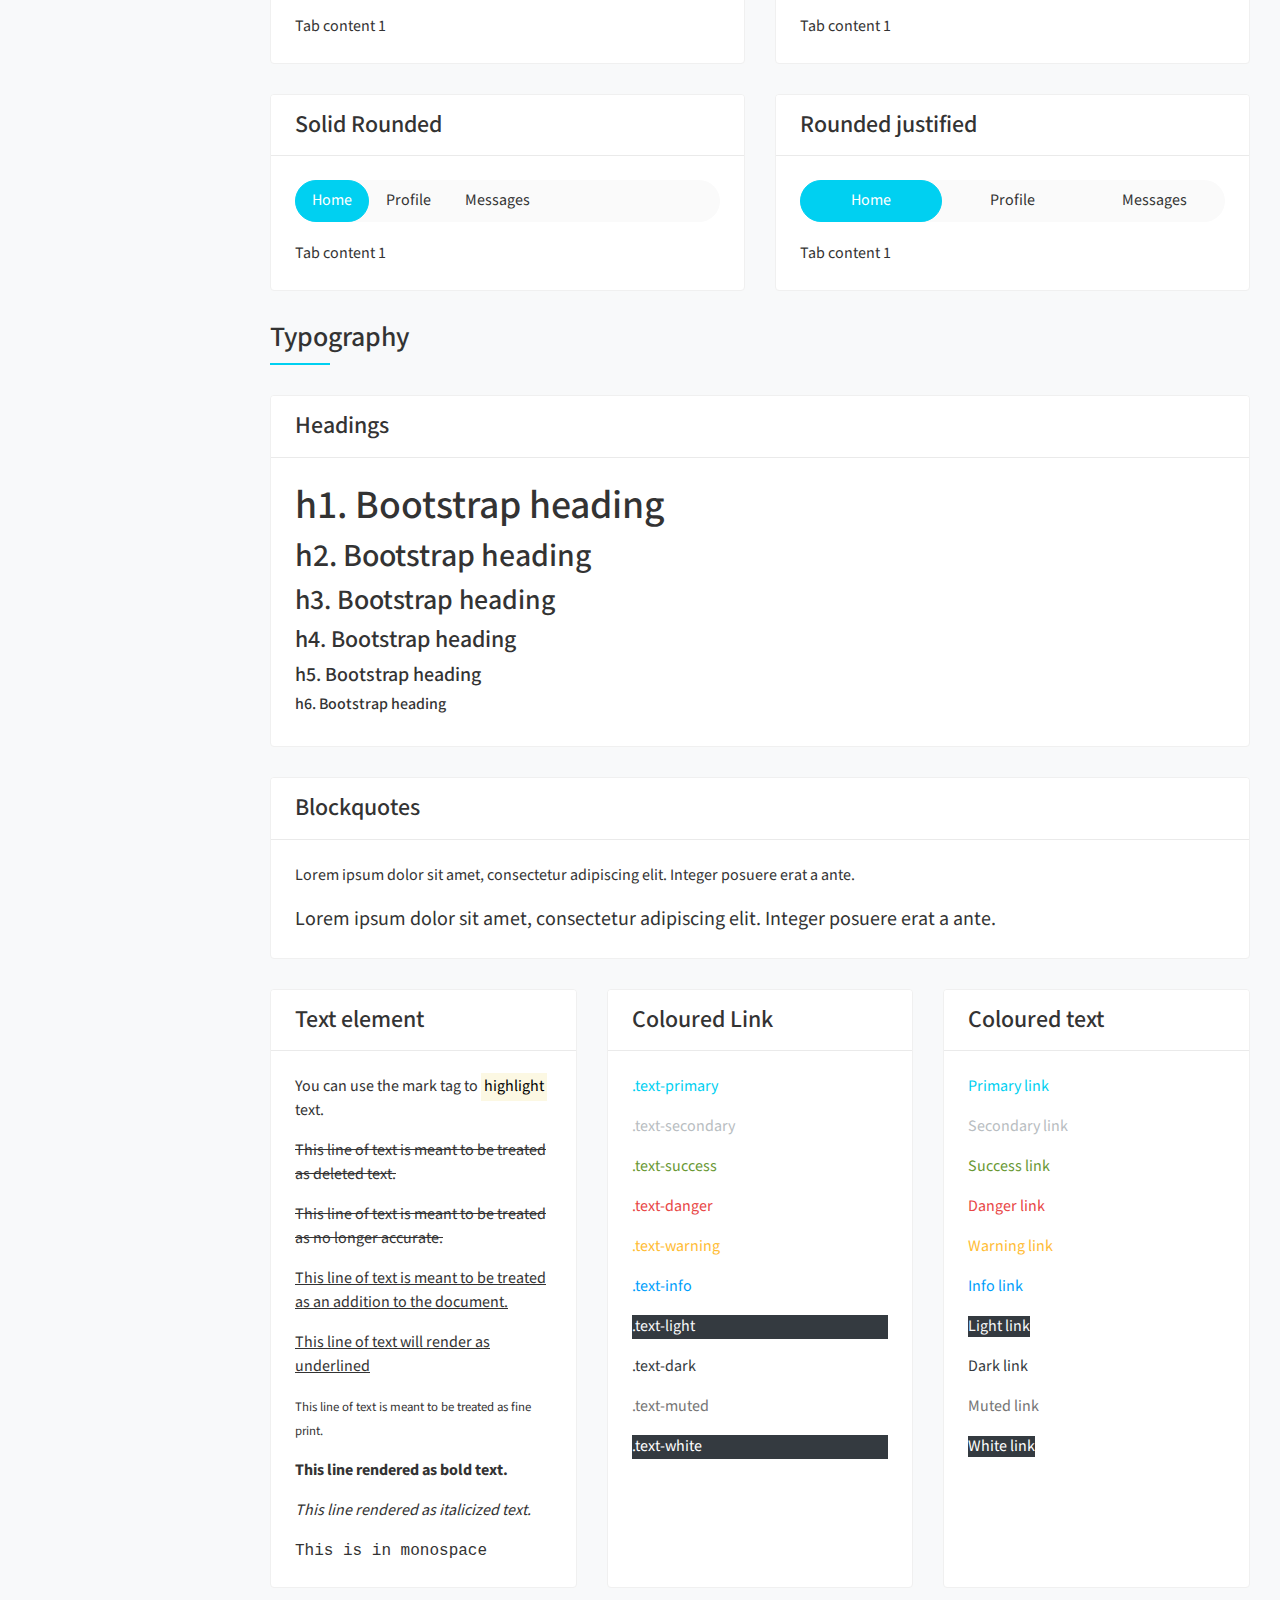
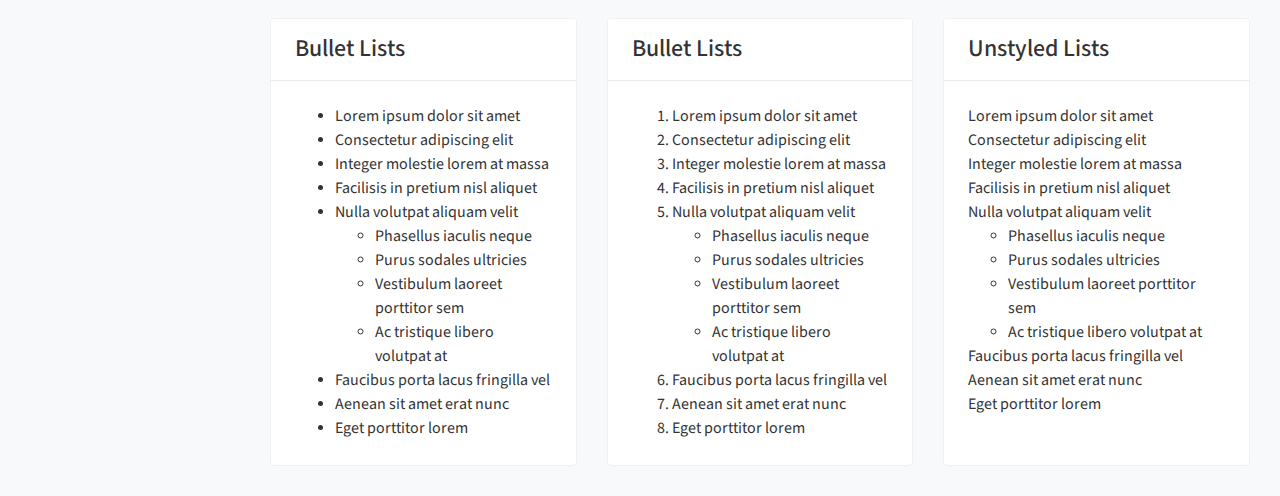
<file: Admin/components.html>
<!DOCTYPE html>
<html lang="en">
    
<!-- Mirrored from dreamguys.co.in/demo/doccure/admin/components.html by HTTrack Website Copier/3.x [XR&CO'2014], Sat, 30 Nov 2019 04:12:53 GMT -->
<head>
        <meta charset="utf-8">
        <meta name="viewport" content="width=device-width, initial-scale=1.0, user-scalable=0">
        <title>Doccure - Components</title>
		
		<!-- Favicon -->
        <link rel="shortcut icon" type="image/x-icon" href="assets/img/favicon.png">
		
		<!-- Bootstrap CSS -->
        <link rel="stylesheet" href="assets/css/bootstrap.min.css">
		
		<!-- Fontawesome CSS -->
        <link rel="stylesheet" href="assets/css/font-awesome.min.css">
		
		<!-- Feathericon CSS -->
        <link rel="stylesheet" href="assets/css/feathericon.min.css">
		
		<!-- Main CSS -->
        <link rel="stylesheet" href="assets/css/style.css">
		
		<!--[if lt IE 9]>
			<script src="assets/js/html5shiv.min.js"></script>
			<script src="assets/js/respond.min.js"></script>
		<![endif]-->
    </head>
    <body>
	
		<!-- Main Wrapper -->
        <div class="main-wrapper">
		
			<!-- Header -->
            <div class="header">
			
				<!-- Logo -->
                <div class="header-left">
                    <a href="index.html" class="logo">
						<img src="assets/img/logo.png" alt="Logo">
					</a>
					<a href="index.html" class="logo logo-small">
						<img src="assets/img/logo-small.png" alt="Logo" width="30" height="30">
					</a>
                </div>
				<!-- /Logo -->
				
				<a href="javascript:void(0);" id="toggle_btn">
					<i class="fe fe-text-align-left"></i>
				</a>
				
				<div class="top-nav-search">
					<form>
						<input type="text" class="form-control" placeholder="Search here">
						<button class="btn" type="submit"><i class="fa fa-search"></i></button>
					</form>
				</div>
				
				<!-- Mobile Menu Toggle -->
				<a class="mobile_btn" id="mobile_btn">
					<i class="fa fa-bars"></i>
				</a>
				<!-- /Mobile Menu Toggle -->
				
				<!-- Header Right Menu -->
				<ul class="nav user-menu">

					<!-- Notifications -->
					<li class="nav-item dropdown noti-dropdown">
						<a href="#" class="dropdown-toggle nav-link" data-toggle="dropdown">
							<i class="fe fe-bell"></i> <span class="badge badge-pill">3</span>
						</a>
						<div class="dropdown-menu notifications">
							<div class="topnav-dropdown-header">
								<span class="notification-title">Notifications</span>
								<a href="javascript:void(0)" class="clear-noti"> Clear All </a>
							</div>
							<div class="noti-content">
								<ul class="notification-list">
									<li class="notification-message">
										<a href="#">
											<div class="media">
												<span class="avatar avatar-sm">
													<img class="avatar-img rounded-circle" alt="User Image" src="assets/img/doctors/doctor-thumb-01.jpg">
												</span>
												<div class="media-body">
													<p class="noti-details"><span class="noti-title">Dr. Ruby Perrin</span> Schedule <span class="noti-title">her appointment</span></p>
													<p class="noti-time"><span class="notification-time">4 mins ago</span></p>
												</div>
											</div>
										</a>
									</li>
									<li class="notification-message">
										<a href="#">
											<div class="media">
												<span class="avatar avatar-sm">
													<img class="avatar-img rounded-circle" alt="User Image" src="assets/img/patients/patient1.jpg">
												</span>
												<div class="media-body">
													<p class="noti-details"><span class="noti-title">Charlene Reed</span> has booked her appointment to <span class="noti-title">Dr. Ruby Perrin</span></p>
													<p class="noti-time"><span class="notification-time">6 mins ago</span></p>
												</div>
											</div>
										</a>
									</li>
									<li class="notification-message">
										<a href="#">
											<div class="media">
												<span class="avatar avatar-sm">
													<img class="avatar-img rounded-circle" alt="User Image" src="assets/img/patients/patient2.jpg">
												</span>
												<div class="media-body">
												<p class="noti-details"><span class="noti-title">Travis Trimble</span> sent a amount of $210 for his <span class="noti-title">appointment</span></p>
												<p class="noti-time"><span class="notification-time">8 mins ago</span></p>
												</div>
											</div>
										</a>
									</li>
									<li class="notification-message">
										<a href="#">
											<div class="media">
												<span class="avatar avatar-sm">
													<img class="avatar-img rounded-circle" alt="User Image" src="assets/img/patients/patient3.jpg">
												</span>
												<div class="media-body">
													<p class="noti-details"><span class="noti-title">Carl Kelly</span> send a message <span class="noti-title"> to his doctor</span></p>
													<p class="noti-time"><span class="notification-time">12 mins ago</span></p>
												</div>
											</div>
										</a>
									</li>
								</ul>
							</div>
							<div class="topnav-dropdown-footer">
								<a href="#">View all Notifications</a>
							</div>
						</div>
					</li>
					<!-- /Notifications -->
					
					<!-- User Menu -->
					<li class="nav-item dropdown has-arrow">
						<a href="#" class="dropdown-toggle nav-link" data-toggle="dropdown">
							<span class="user-img"><img class="rounded-circle" src="assets/img/profiles/avatar-01.jpg" width="31" alt="Ryan Taylor"></span>
						</a>
						<div class="dropdown-menu">
							<div class="user-header">
								<div class="avatar avatar-sm">
									<img src="assets/img/profiles/avatar-01.jpg" alt="User Image" class="avatar-img rounded-circle">
								</div>
								<div class="user-text">
									<h6>Ryan Taylor</h6>
									<p class="text-muted mb-0">Administrator</p>
								</div>
							</div>
							<a class="dropdown-item" href="profile.html">My Profile</a>
							<a class="dropdown-item" href="settings.html">Settings</a>
							<a class="dropdown-item" href="login.html">Logout</a>
						</div>
					</li>
					<!-- /User Menu -->
					
				</ul>
				<!-- /Header Right Menu -->
				
            </div>
			<!-- /Header -->
			
			<!-- Sidebar -->
            <div class="sidebar" id="sidebar">
                <div class="sidebar-inner slimscroll">
					<div id="sidebar-menu" class="sidebar-menu">
						<ul>
							<li class="menu-title"> 
								<span>Main</span>
							</li>
							<li> 
								<a href="index.html"><i class="fe fe-home"></i> <span>Dashboard</span></a>
							</li>
							<li> 
								<a href="appointment-list.html"><i class="fe fe-layout"></i> <span>Appointments</span></a>
							</li>
							<li> 
								<a href="specialities.html"><i class="fe fe-users"></i> <span>Specialities</span></a>
							</li>
							<li> 
								<a href="doctor-list.html"><i class="fe fe-user-plus"></i> <span>Doctors</span></a>
							</li>
							<li> 
								<a href="patient-list.html"><i class="fe fe-user"></i> <span>Patients</span></a>
							</li>
							<li> 
								<a href="reviews.html"><i class="fe fe-star-o"></i> <span>Reviews</span></a>
							</li>
							<li> 
								<a href="transactions-list.html"><i class="fe fe-activity"></i> <span>Transactions</span></a>
							</li>
							<li> 
								<a href="settings.html"><i class="fe fe-vector"></i> <span>Settings</span></a>
							</li>
							<li class="submenu">
								<a href="#"><i class="fe fe-document"></i> <span> Reports</span> <span class="menu-arrow"></span></a>
								<ul style="display: none;">
									<li><a href="invoice-report.html">Invoice Reports</a></li>
								</ul>
							</li>
							<li class="menu-title"> 
								<span>Pages</span>
							</li>
							<li> 
								<a href="profile.html"><i class="fe fe-user-plus"></i> <span>Profile</span></a>
							</li>
							<li class="submenu">
								<a href="#"><i class="fe fe-document"></i> <span> Authentication </span> <span class="menu-arrow"></span></a>
								<ul style="display: none;">
									<li><a href="login.html"> Login </a></li>
									<li><a href="register.html"> Register </a></li>
									<li><a href="forgot-password.html"> Forgot Password </a></li>
									<li><a href="lock-screen.html"> Lock Screen </a></li>
								</ul>
							</li>
							<li class="submenu">
								<a href="#"><i class="fe fe-warning"></i> <span> Error Pages </span> <span class="menu-arrow"></span></a>
								<ul style="display: none;">
									<li><a href="error-404.html">404 Error </a></li>
									<li><a href="error-500.html">500 Error </a></li>
								</ul>
							</li>
							<li> 
								<a href="blank-page.html"><i class="fe fe-file"></i> <span>Blank Page</span></a>
							</li>
							<li class="menu-title"> 
								<span>UI Interface</span>
							</li>
							<li class="active"> 
								<a href="components.html"><i class="fe fe-vector"></i> <span>Components</span></a>
							</li>
							<li class="submenu">
								<a href="#"><i class="fe fe-layout"></i> <span> Forms </span> <span class="menu-arrow"></span></a>
								<ul style="display: none;">
									<li><a href="form-basic-inputs.html">Basic Inputs </a></li>
									<li><a href="form-input-groups.html">Input Groups </a></li>
									<li><a href="form-horizontal.html">Horizontal Form </a></li>
									<li><a href="form-vertical.html"> Vertical Form </a></li>
									<li><a href="form-mask.html"> Form Mask </a></li>
									<li><a href="form-validation.html"> Form Validation </a></li>
								</ul>
							</li>
							<li class="submenu">
								<a href="#"><i class="fe fe-table"></i> <span> Tables </span> <span class="menu-arrow"></span></a>
								<ul style="display: none;">
									<li><a href="tables-basic.html">Basic Tables </a></li>
									<li><a href="data-tables.html">Data Table </a></li>
								</ul>
							</li>
							<li class="submenu">
								<a href="javascript:void(0);"><i class="fe fe-code"></i> <span>Multi Level</span> <span class="menu-arrow"></span></a>
								<ul style="display: none;">
									<li class="submenu">
										<a href="javascript:void(0);"> <span>Level 1</span> <span class="menu-arrow"></span></a>
										<ul style="display: none;">
											<li><a href="javascript:void(0);"><span>Level 2</span></a></li>
											<li class="submenu">
												<a href="javascript:void(0);"> <span> Level 2</span> <span class="menu-arrow"></span></a>
												<ul style="display: none;">
													<li><a href="javascript:void(0);">Level 3</a></li>
													<li><a href="javascript:void(0);">Level 3</a></li>
												</ul>
											</li>
											<li><a href="javascript:void(0);"> <span>Level 2</span></a></li>
										</ul>
									</li>
									<li>
										<a href="javascript:void(0);"> <span>Level 1</span></a>
									</li>
								</ul>
							</li>
						</ul>
					</div>
                </div>
            </div>
			<!-- /Sidebar -->
			
			<!-- Page Wrapper -->
            <div class="page-wrapper">
                <div class="content container-fluid">
				
					<!-- Page Header -->
					<div class="page-header">
						<div class="row">
							<div class="col">
								<h3 class="page-title">Components</h3>
								<ul class="breadcrumb">
									<li class="breadcrumb-item"><a href="index.html">Dashboard</a></li>
									<li class="breadcrumb-item active">Components</li>
								</ul>
							</div>
						</div>
					</div>
					<!-- /Page Header -->
					
					<div class="comp-sec-wrapper">
					
						<!-- Avatar -->
						<section class="comp-section">
							<div class="section-header">
                                <h3 class="section-title">Avatar</h3>
                                <div class="line"></div>
                            </div>
							<div class="row">
								<div class="col-md-12">
									<div class="card">
										<div class="card-header">
											<h4 class="card-title">Sizing</h4>
										</div>
										<div class="card-body">
											<div class="avatar avatar-xxl">
												<img class="avatar-img rounded-circle" alt="User Image" src="assets/img/profiles/avatar-02.jpg">
											</div>
											<div class="avatar avatar-xl">
												<img class="avatar-img rounded-circle" alt="User Image" src="assets/img/profiles/avatar-02.jpg">
											</div>
											<div class="avatar avatar-lg">
												<img class="avatar-img rounded-circle" alt="User Image" src="assets/img/profiles/avatar-02.jpg">
											</div>
											<div class="avatar">
												<img class="avatar-img rounded-circle" alt="User Image" src="assets/img/profiles/avatar-02.jpg">
											</div>
											<div class="avatar avatar-sm">
												<img class="avatar-img rounded-circle" alt="User Image" src="assets/img/profiles/avatar-02.jpg">
											</div>
											<div class="avatar avatar-xs">
												<img class="avatar-img rounded-circle" alt="User Image" src="assets/img/profiles/avatar-02.jpg">
											</div>
										</div>
									</div>
								</div>
								<div class="col-md-12">
									<div class="card">
										<div class="card-header">
											<h4 class="card-title">Avatar With Status</h4>
										</div>
										<div class="card-body">
											<div class="avatar avatar-online">
												<img class="avatar-img rounded-circle" alt="User Image" src="assets/img/profiles/avatar-02.jpg">
											</div>
											<div class="avatar avatar-offline">
												<img class="avatar-img rounded-circle" alt="User Image" src="assets/img/profiles/avatar-02.jpg">
											</div>
											<div class="avatar avatar-away">
												<img class="avatar-img rounded-circle" alt="User Image" src="assets/img/profiles/avatar-02.jpg">
											</div>
										</div>
									</div>
								</div>
								<div class="col-md-12">
									<div class="card">
										<div class="card-header">
											<h4 class="card-title">Shape</h4>
										</div>
										<div class="card-body">
											<div class="avatar">
												<img class="avatar-img rounded" alt="User Image" src="assets/img/profiles/avatar-02.jpg">
											</div>
											<div class="avatar">
												<img class="avatar-img rounded-circle" alt="User Image" src="assets/img/profiles/avatar-02.jpg">
											</div>
										</div>
									</div>
								</div>
								<div class="col-md-12">
									<div class="card">
										<div class="card-header">
											<h4 class="card-title">Group</h4>
										</div>
										<div class="card-body">
											<div class="avatar-group">
												<div class="avatar">
													<img class="avatar-img rounded-circle border border-white" alt="User Image" src="assets/img/profiles/avatar-02.jpg">
												</div>
												<div class="avatar">
													<img class="avatar-img rounded-circle border border-white" alt="User Image" src="assets/img/profiles/avatar-03.jpg">
												</div>
												<div class="avatar">
													<img class="avatar-img rounded-circle border border-white" alt="User Image" src="assets/img/profiles/avatar-04.jpg">
												</div>
												<div class="avatar">
													<span class="avatar-title rounded-circle border border-white">CF</span>
												</div>
											</div>
										</div>
									</div>
								</div>
							</div>
						</section>
						<!-- /Avatar -->
						
						<!-- Alerts -->
						<section class="comp-section">
							<div class="section-header">
                                <h3 class="section-title">Alerts</h3>
                                <div class="line"></div>
                            </div>
							<div class="card">
								<div class="card-body">
									<div class="alert alert-primary alert-dismissible fade show" role="alert">
										<strong>Holy guacamole!</strong> You should check in on some of those fields below.
										<button type="button" class="close" data-dismiss="alert" aria-label="Close">
											<span aria-hidden="true">&times;</span>
										</button>
									</div>
									<div class="alert alert-secondary alert-dismissible fade show" role="alert">
										<strong>Holy guacamole!</strong> You should check in on some of those fields below.
										<button type="button" class="close" data-dismiss="alert" aria-label="Close">
											<span aria-hidden="true">&times;</span>
										</button>
									</div>
									<div class="alert alert-warning alert-dismissible fade show" role="alert">
										<strong>Warning!</strong> There was a problem with your <a href="#" class="alert-link">network connection</a>.
										<button type="button" class="close" data-dismiss="alert" aria-label="Close">
											<span aria-hidden="true">&times;</span>
										</button>
									</div>
									<div class="alert alert-danger alert-dismissible fade show" role="alert">
										<strong>Error!</strong> A <a href="#" class="alert-link">problem</a> has been occurred while submitting your data.
										<button type="button" class="close" data-dismiss="alert" aria-label="Close">
											<span aria-hidden="true">&times;</span>
										</button>
									</div>
									<div class="alert alert-success alert-dismissible fade show" role="alert">
										<strong>Success!</strong> Your <a href="#" class="alert-link">message</a> has been sent successfully.
										<button type="button" class="close" data-dismiss="alert" aria-label="Close">
											<span aria-hidden="true">&times;</span>
										</button>
									</div>
									<div class="alert alert-info alert-dismissible fade show" role="alert">
										<strong>Note!</strong> Please read the <a href="#" class="alert-link">comments</a> carefully.
										<button type="button" class="close" data-dismiss="alert" aria-label="Close">
											<span aria-hidden="true">&times;</span>
										</button>
									</div>
									<div class="alert alert-light alert-dismissible fade show" role="alert">
										<strong>Holy guacamole!</strong> You should check in on some of those fields below.
										<button type="button" class="close" data-dismiss="alert" aria-label="Close">
											<span aria-hidden="true">&times;</span>
										</button>
									</div>
									<div class="alert alert-dark alert-dismissible fade show mb-0" role="alert">
										<strong>Holy guacamole!</strong> You should check in on some of those fields below.
										<button type="button" class="close" data-dismiss="alert" aria-label="Close">
											<span aria-hidden="true">&times;</span>
										</button>
									</div>
								</div>
							</div>
						</section>
						<!-- /Alerts -->
						
						<!-- Breadcrumbs -->
						<section class="comp-section">
							<div class="section-header">
                                <h3 class="section-title">Breadcrumbs</h3>
                                <div class="line"></div>
                            </div>
							<div class="card">
								<div class="card-body">
									<nav aria-label="breadcrumb">
										<ol class="breadcrumb">
											<li class="breadcrumb-item active" aria-current="page">Home</li>
										</ol>
									</nav>
									<nav aria-label="breadcrumb">
										<ol class="breadcrumb">
											<li class="breadcrumb-item"><a href="#">Home</a></li>
											<li class="breadcrumb-item active" aria-current="page">Products</li>
										</ol>
									</nav>
									<nav aria-label="breadcrumb">
										<ol class="breadcrumb mb-0">
											<li class="breadcrumb-item"><a href="#">Home</a></li>
											<li class="breadcrumb-item"><a href="#">Products</a></li>
											<li class="breadcrumb-item active" aria-current="page">Accessories</li>
										</ol>
									</nav>
								</div>
							</div>
						</section>
						<!-- /Breadcrumbs -->
						
						<!-- Buttons -->
						<section class="comp-section comp-buttons">
							<div class="section-header">
                                <h3 class="section-title">Buttons</h3>
                                <div class="line"></div>
                            </div>
							<div class="card">
								<div class="card-body">
									<h4 class="card-title">Default Button</h4>
									<button type="button" class="btn btn-primary">Primary</button>
									<button type="button" class="btn btn-secondary">Secondary</button>
									<button type="button" class="btn btn-success">Success</button>
									<button type="button" class="btn btn-danger">Danger</button>
									<button type="button" class="btn btn-warning">Warning</button>
									<button type="button" class="btn btn-info">Info</button>
									<button type="button" class="btn btn-light">Light</button>
									<button type="button" class="btn btn-dark">Dark</button>
									<button type="button" class="btn btn-link">Link</button>
									<hr>
									<h4 class="card-title">Button Sizes</h4>
									<p>
										<button type="button" class="btn btn-primary btn-lg">Primary</button>
										<button type="button" class="btn btn-secondary btn-lg">Secondary</button>
										<button type="button" class="btn btn-success btn-lg">Success</button>
										<button type="button" class="btn btn-danger btn-lg">Danger</button>
										<button type="button" class="btn btn-warning btn-lg">Warning</button>
										<button type="button" class="btn btn-info btn-lg">Info</button>
										<button type="button" class="btn btn-light btn-lg">Light</button>
										<button type="button" class="btn btn-dark btn-lg">Dark</button>
									</p>
									<p>
										<button type="button" class="btn btn-primary">Primary</button>
										<button type="button" class="btn btn-secondary">Secondary</button>
										<button type="button" class="btn btn-success">Success</button>
										<button type="button" class="btn btn-danger">Danger</button>
										<button type="button" class="btn btn-warning">Warning</button>
										<button type="button" class="btn btn-info">Info</button>
										<button type="button" class="btn btn-light">Light</button>
										<button type="button" class="btn btn-dark">Dark</button>
									</p>
									<p>
										<button type="button" class="btn btn-primary btn-sm">Primary</button>
										<button type="button" class="btn btn-secondary btn-sm">Secondary</button>
										<button type="button" class="btn btn-success btn-sm">Success</button>
										<button type="button" class="btn btn-danger btn-sm">Danger</button>
										<button type="button" class="btn btn-warning btn-sm">Warning</button>
										<button type="button" class="btn btn-info btn-sm">Info</button>
										<button type="button" class="btn btn-light btn-sm">Light</button>
										<button type="button" class="btn btn-dark btn-sm">Dark</button>
									</p>
									<hr>
									<h4 class="card-title">Button Groups</h4>
									<div class="btn-toolbar">
										<div class="btn-group btn-group-lg">
											<button type="button" class="btn btn-primary">Left</button>
											<button type="button" class="btn btn-primary">Middle</button>
											<button type="button" class="btn btn-primary">Right</button>
										</div>
									</div>
									<br>
									<div class="btn-toolbar">
										<div class="btn-group">
											<button type="button" class="btn btn-primary">Left</button>
											<button type="button" class="btn btn-primary">Middle</button>
											<button type="button" class="btn btn-primary">Right</button>
										</div>
									</div>
									<br>
									<div class="btn-toolbar">
										<div class="btn-group btn-group-sm">
											<button type="button" class="btn btn-primary">Left</button>
											<button type="button" class="btn btn-primary">Middle</button>
											<button type="button" class="btn btn-primary">Right</button>
										</div>
									</div>
								</div>
							</div>
							
							<!-- Rounded Button -->
							<div class="card">
								<div class="card-header">
									<h4 class="card-title">Rounded Button</h4>
									<p class="card-text">use <code>.btn-rounded</code> in class <code>.btn</code> class to get Rounded button</p>
								</div>
								<div class="card-body">
									<button type="button" class="btn btn-rounded btn-primary">Primary</button>
									<button type="button" class="btn btn-rounded btn-secondary">Secondary</button>
									<button type="button" class="btn btn-rounded btn-success">Success</button>
									<button type="button" class="btn btn-rounded btn-danger">Danger</button>
									<button type="button" class="btn btn-rounded btn-warning">Warning</button>
									<button type="button" class="btn btn-rounded btn-info">Info</button>
									<button type="button" class="btn btn-rounded btn-light">Light</button>
									<button type="button" class="btn btn-rounded btn-dark">Dark</button>
									<hr>
									<p>use <code>.btn-rounded</code> in class <code>.btn-outline-*</code> class to get Rounded Outline button</p>
									<button type="button" class="btn btn-rounded btn-outline-primary">Primary</button>
									<button type="button" class="btn btn-rounded btn-outline-secondary">Secondary</button>
									<button type="button" class="btn btn-rounded btn-outline-success">Success</button>
									<button type="button" class="btn btn-rounded btn-outline-danger">Danger</button>
									<button type="button" class="btn btn-rounded btn-outline-warning">Warning</button>
									<button type="button" class="btn btn-rounded btn-outline-info">Info</button>
									<button type="button" class="btn btn-rounded btn-outline-light">Light</button>
									<button type="button" class="btn btn-rounded btn-outline-dark">Dark</button>
								</div>
							</div>
							<!-- /Rounded Button -->
							
							<!-- Outline Buttons -->
							<div class="card">
								<div class="card-header">
									<h4 class="card-title">Outline Buttons</h4>
									<p class="card-text">Use <code>.btn-outline-*</code> class for outline buttons.</p>
								</div>
								<div class="card-body">
									<div class="row row-sm align-items-center">
										<div class="col-12 col-xl mb-3 mb-xl-0">Normal</div>
										<div class="col-6 col-sm-4 col-md-2 col-xl mb-3 mb-xl-0">
											<button type="button" class="btn btn-block btn-outline-primary">Primary</button>
										</div>
										<div class="col-6 col-sm-4 col-md-2 col-xl mb-3 mb-xl-0">
											<button type="button" class="btn btn-block btn-outline-secondary">Secondary</button>
										</div>
										<div class="col-6 col-sm-4 col-md-2 col-xl mb-3 mb-xl-0">
											<button type="button" class="btn btn-block btn-outline-success">Success</button>
										</div>
										<div class="col-6 col-sm-4 col-md-2 col-xl mb-3 mb-xl-0">
											<button type="button" class="btn btn-block btn-outline-warning">Warning</button>
										</div>
										<div class="col-6 col-sm-4 col-md-2 col-xl mb-3 mb-xl-0">
											<button type="button" class="btn btn-block btn-outline-danger">Danger</button>
										</div>
										<div class="col-6 col-sm-4 col-md-2 col-xl mb-3 mb-xl-0">
											<button type="button" class="btn btn-block btn-outline-info">Info</button>
										</div>
										<div class="col-6 col-sm-4 col-md-2 col-xl mb-3 mb-xl-0">
											<button type="button" class="btn btn-block btn-outline-light">Light</button>
										</div>
										<div class="col-6 col-sm-4 col-md-2 col-xl mb-3 mb-xl-0">
											<button type="button" class="btn btn-block btn-outline-dark">Dark</button>
										</div>
									</div>
									<div class="row row-sm align-items-center mt-3">
										<div class="col-12 col-xl mb-3 mb-xl-0">Active</div>
										<div class="col-6 col-sm-4 col-md-2 col-xl mb-3 mb-xl-0">
											<button type="button" class="btn btn-block btn-outline-primary active">Primary</button>
										</div>
										<div class="col-6 col-sm-4 col-md-2 col-xl mb-3 mb-xl-0">
											<button type="button" class="btn btn-block btn-outline-secondary active">Secondary</button>
										</div>
										<div class="col-6 col-sm-4 col-md-2 col-xl mb-3 mb-xl-0">
											<button type="button" class="btn btn-block btn-outline-success active">Success</button>
										</div>
										<div class="col-6 col-sm-4 col-md-2 col-xl mb-3 mb-xl-0">
											<button type="button" class="btn btn-block btn-outline-warning active">Warning</button>
										</div>
										<div class="col-6 col-sm-4 col-md-2 col-xl mb-3 mb-xl-0">
											<button type="button" class="btn btn-block btn-outline-danger active">Danger</button>
										</div>
										<div class="col-6 col-sm-4 col-md-2 col-xl mb-3 mb-xl-0">
											<button type="button" class="btn btn-block btn-outline-info active">Info</button>
										</div>
										<div class="col-6 col-sm-4 col-md-2 col-xl mb-3 mb-xl-0">
											<button type="button" class="btn btn-block btn-outline-light active">Light</button>
										</div>
										<div class="col-6 col-sm-4 col-md-2 col-xl mb-3 mb-xl-0">
											<button type="button" class="btn btn-block btn-outline-dark active">Dark</button>
										</div>
									</div>
									<div class="row row-sm align-items-center mt-3">
										<div class="col-12 col-xl mb-3 mb-xl-0">Disabled</div>
										<div class="col-6 col-sm-4 col-md-2 col-xl mb-3 mb-xl-0">
											<button disabled="" type="button" class="btn btn-block btn-outline-primary">Primary</button>
										</div>
										<div class="col-6 col-sm-4 col-md-2 col-xl mb-3 mb-xl-0">
											<button disabled="" type="button" class="btn btn-block btn-outline-secondary">Secondary</button>
										</div>
										<div class="col-6 col-sm-4 col-md-2 col-xl mb-3 mb-xl-0">
											<button disabled="" type="button" class="btn btn-block btn-outline-success">Success</button>
										</div>
										<div class="col-6 col-sm-4 col-md-2 col-xl mb-3 mb-xl-0">
											<button disabled="" type="button" class="btn btn-block btn-outline-warning">Warning</button>
										</div>
										<div class="col-6 col-sm-4 col-md-2 col-xl mb-3 mb-xl-0">
											<button disabled="" type="button" class="btn btn-block btn-outline-danger">Danger</button>
										</div>
										<div class="col-6 col-sm-4 col-md-2 col-xl mb-3 mb-xl-0">
											<button disabled="" type="button" class="btn btn-block btn-outline-info">Info</button>
										</div>
										<div class="col-6 col-sm-4 col-md-2 col-xl mb-3 mb-xl-0">
											<button disabled="" type="button" class="btn btn-block btn-outline-light">Light</button>
										</div>
										<div class="col-6 col-sm-4 col-md-2 col-xl mb-3 mb-xl-0">
											<button disabled="" type="button" class="btn btn-block btn-outline-dark">Dark</button>
										</div>
									</div>
								</div>
							</div>
							<!-- /Outline Buttons -->

							<!-- Progress Button -->
							<div class="card mb-4">
								<div class="card-header">
									<h4 class="card-title">Progress Button</h4>
								</div>
								<div class="card-body">
									<button type="button" class="btn btn-primary"><span class="spinner-border spinner-border-sm mr-2" role="status"></span>Primary</button>
									<button type="button" class="btn btn-secondary"><span class="spinner-border spinner-border-sm mr-2" role="status"></span>Secondary</button>
									<button type="button" class="btn btn-success"><span class="spinner-border spinner-border-sm mr-2" role="status"></span>Success</button>
									<button type="button" class="btn btn-danger"><span class="spinner-border spinner-border-sm mr-2" role="status"></span>Danger</button>
									<button type="button" class="btn btn-warning"><span class="spinner-border spinner-border-sm mr-2" role="status"></span>Warning</button>
									<button type="button" class="btn btn-info"><span class="spinner-border spinner-border-sm mr-2" role="status"></span>Info</button>
									<button type="button" class="btn btn-dark"><span class="spinner-border spinner-border-sm mr-2" role="status"></span>Dark</button>
								</div>
							</div>
							<!-- /Progress Button -->
						</section>
						<!-- Buttons -->
						
						<!-- Cards -->
						<section class="comp-section comp-cards">
							<div class="section-header">
                                <h3 class="section-title">Cards</h3>
                                <div class="line"></div>
                            </div>
						
							<div class="row">
								<div class="col-12 col-md-6 col-lg-4 d-flex">
									<div class="card flex-fill">
										<img alt="Card Image" src="assets/img/img-01.jpg" class="card-img-top">
										<div class="card-header">
											<h5 class="card-title mb-0">Card with image and links</h5>
										</div>
										<div class="card-body">
											<p class="card-text">Some quick example text to build on the card title and make up the bulk of the card's content.</p>
											<a class="card-link" href="#">Card link</a>
											<a class="card-link" href="#">Another link</a>
										</div>
									</div>
								</div>

								<div class="col-12 col-md-6 col-lg-4 d-flex">
									<div class="card flex-fill">
										<img alt="Card Image" src="assets/img/img-01.jpg" class="card-img-top">
										<div class="card-header">
											<h5 class="card-title mb-0">Card with image and button</h5>
										</div>
										<div class="card-body">
											<p class="card-text">Some quick example text to build on the card title and make up the bulk of the card's content.</p>
											<a class="btn btn-primary" href="#">Go somewhere</a>
										</div>
									</div>
								</div>

								<div class="col-12 col-md-6 col-lg-4 d-flex">
									<div class="card flex-fill">
										<img alt="Card Image" src="assets/img/img-01.jpg" class="card-img-top">
										<div class="card-header">
											<h5 class="card-title mb-0">Card with image and list</h5>
										</div>
										<ul class="list-group list-group-flush">
											<li class="list-group-item">Cras justo odio</li>
											<li class="list-group-item">Dapibus ac facilisis in</li>
											<li class="list-group-item">Vestibulum at eros</li>
										</ul>
									</div>
								</div>
							</div>
							<div class="row">
								<div class="col-12 col-md-6 col-lg-4 d-flex">
									<div class="card flex-fill">
										<div class="card-header">
											<h5 class="card-title mb-0">Card with links</h5>
										</div>
										<div class="card-body">
											<p class="card-text">Some quick example text to build on the card title and make up the bulk of the card's content.</p>
											<a class="card-link" href="#">Card link</a>
											<a class="card-link" href="#">Another link</a>
										</div>
									</div>
								</div>

								<div class="col-12 col-md-6 col-lg-4 d-flex">
									<div class="card flex-fill">
										<div class="card-header">
											<h5 class="card-title mb-0">Card with button</h5>
										</div>
										<div class="card-body">
											<p class="card-text">Some quick example text to build on the card title and make up the bulk of the card's content.</p>
											<a class="btn btn-primary" href="#">Go somewhere</a>
										</div>
									</div>
								</div>

								<div class="col-12 col-md-6 col-lg-4 d-flex">
									<div class="card flex-fill">
										<div class="card-header">
											<h5 class="card-title mb-0">Card with list</h5>
										</div>
										<ul class="list-group list-group-flush">
											<li class="list-group-item">Cras justo odio</li>
											<li class="list-group-item">Dapibus ac facilisis in</li>
											<li class="list-group-item">Vestibulum at eros</li>
										</ul>
									</div>
								</div>
							</div>
							
							<div class="row">
								<div class="col-12 col-md-6 col-lg-4 d-flex">
									<div class="card flex-fill">
										<div class="card-header">
											This is my header
										</div>
										<div class="card-body">
											<h5 class="card-title">Special title treatment</h5>
											<p class="card-text">Some quick example text to build on the card title and make up the bulk of the card's content.</p>
										</div>
										<div class="card-footer text-muted">
											This is my footer
										</div>
									</div>
								</div>

								<div class="col-12 col-md-6 col-lg-4 d-flex">
									<div class="card flex-fill">
										<div class="card-header">
											<ul role="tablist" class="nav nav-tabs card-header-tabs float-right">
												<li class="nav-item">
													<a href="#tab-1" data-toggle="tab" class="nav-link active">Active</a>
												</li>
												<li class="nav-item">
													<a href="#tab-2" data-toggle="tab" class="nav-link">Link</a>
												</li>
												<li class="nav-item">
													<a href="#tab-3" data-toggle="tab" class="nav-link disabled">Disabled</a>
												</li>
											</ul>
										</div>
										<div class="card-body">
											<div class="tab-content pt-0">
												<div role="tabpanel" id="tab-1" class="tab-pane fade show active">
													<h5 class="card-title">Card with tabs</h5>
													<p class="card-text">Some quick example text to build on the card title and make up the bulk of the card's content.</p>
													<a class="btn btn-primary" href="#">Go somewhere</a>
												</div>
												<div role="tabpanel" id="tab-2" class="tab-pane fade text-center">
													<h5 class="card-title">Card with tabs</h5>
													<p class="card-text">Some quick example text to build on the card title and make up the bulk of the card's content.</p>
													<a class="btn btn-primary" href="#">Go somewhere</a>
												</div>
												<div role="tabpanel" id="tab-3" class="tab-pane fade">
													<h5 class="card-title">Card with tabs</h5>
													<p class="card-text">Some quick example text to build on the card title and make up the bulk of the card's content.</p>
													<a class="btn btn-primary" href="#">Go somewhere</a>
												</div>
											</div>
										</div>
									</div>
								</div>
								<div class="col-12 col-md-6 col-lg-4 d-flex">
									<div class="card flex-fill">
										<div class="card-header">
											<ul role="tablist" class="nav nav-pills card-header-pills float-right">
												<li class="nav-item">
													<a href="#tab-4" data-toggle="tab" class="nav-link active">Active</a>
												</li>
												<li class="nav-item">
													<a href="#tab-5" data-toggle="tab" class="nav-link">Link</a>
												</li>
												<li class="nav-item">
													<a href="#tab-6" data-toggle="tab" class="nav-link disabled">Disabled</a>
												</li>
											</ul>
										</div>
										<div class="card-body">
											<div class="tab-content pt-0">
												<div role="tabpanel" id="tab-4" class="tab-pane fade show active">
													<h5 class="card-title">Card with pills</h5>
													<p class="card-text">Some quick example text to build on the card title and make up the bulk of the card's content.</p>
													<a class="btn btn-primary" href="#">Go somewhere</a>
												</div>
												<div role="tabpanel" id="tab-5" class="tab-pane fade text-center">
													<h5 class="card-title">Card with pills</h5>
													<p class="card-text">Some quick example text to build on the card title and make up the bulk of the card's content.</p>
													<a class="btn btn-primary" href="#">Go somewhere</a>
												</div>
												<div role="tabpanel" id="tab-6" class="tab-pane fade">
													<h5 class="card-title">Card with pills</h5>
													<p class="card-text">Some quick example text to build on the card title and make up the bulk of the card's content.</p>
													<a class="btn btn-primary" href="#">Go somewhere</a>
												</div>
											</div>
										</div>
									</div>
								</div>
							</div>
						</section>
						<!-- /Cards -->
						
						<!-- Dropdowns -->
						<section class="comp-section comp-dropdowns">
							<div class="section-header">
                                <h3 class="section-title">Dropdowns</h3>
                                <div class="line"></div>
                            </div>
							<div class="card">
								<div class="card-body">
									<h4 class="card-title">Dropdowns within Text</h4>
									<div class="dropdown">
										<a class="dropdown-toggle" href="#" role="button" data-toggle="dropdown" aria-expanded="false"> Dropdown </a>
										<div class="dropdown-menu">
											<a class="dropdown-item" href="#">Action</a>
											<a class="dropdown-item" href="#">Another action</a>
										</div>
									</div>
									<hr>
									<h4 class="card-title">Dropdowns within Buttons</h4>
									<div class="btn-group">
										<button type="button" class="btn btn-primary dropdown-toggle" data-toggle="dropdown" aria-haspopup="true" aria-expanded="false">Action</button>
										<div class="dropdown-menu">
											<a class="dropdown-item" href="#">Action</a>
											<a class="dropdown-item" href="#">Another action</a>
											<div class="dropdown-divider"></div>
											<a class="dropdown-item" href="#">Separated link</a>
										</div>
									</div>
									<div class="btn-group">
										<button type="button" class="btn btn-secondary dropdown-toggle" data-toggle="dropdown" aria-haspopup="true" aria-expanded="false">Action</button>
										<div class="dropdown-menu">
											<a class="dropdown-item" href="#">Action</a>
											<a class="dropdown-item" href="#">Another action</a>
											<div class="dropdown-divider"></div>
											<a class="dropdown-item" href="#">Separated link</a>
										</div>
									</div>
									<div class="btn-group">
										<button type="button" class="btn btn-info dropdown-toggle" data-toggle="dropdown" aria-haspopup="true" aria-expanded="false">Action</button>
										<div class="dropdown-menu">
											<a class="dropdown-item" href="#">Action</a>
											<a class="dropdown-item" href="#">Another action</a>
											<div class="dropdown-divider"></div>
											<a class="dropdown-item" href="#">Separated link</a>
										</div>
									</div>
									<div class="btn-group">
										<button type="button" class="btn btn-success dropdown-toggle" data-toggle="dropdown" aria-haspopup="true" aria-expanded="false">Action</button>
										<div class="dropdown-menu">
											<a class="dropdown-item" href="#">Action</a>
											<a class="dropdown-item" href="#">Another action</a>
											<div class="dropdown-divider"></div>
											<a class="dropdown-item" href="#">Separated link</a>
										</div>
									</div>
									<div class="btn-group">
										<button type="button" class="btn btn-warning dropdown-toggle" data-toggle="dropdown" aria-haspopup="true" aria-expanded="false">Action</button>
										<div class="dropdown-menu">
											<a class="dropdown-item" href="#">Action</a>
											<a class="dropdown-item" href="#">Another action</a>
											<div class="dropdown-divider"></div>
											<a class="dropdown-item" href="#">Separated link</a>
										</div>
									</div>
									<div class="btn-group">
										<button type="button" class="btn btn-danger dropdown-toggle" data-toggle="dropdown" aria-haspopup="true" aria-expanded="false">Action</button>
										<div class="dropdown-menu">
											<a class="dropdown-item" href="#">Action</a>
											<a class="dropdown-item" href="#">Another action</a>
											<div class="dropdown-divider"></div>
											<a class="dropdown-item" href="#">Separated link</a>
										</div>
									</div>
									<hr>
									<h4 class="card-title">Split button dropdowns</h4>
									<div class="btn-group">
										<button type="button" class="btn btn-primary">Action</button>
										<button type="button" class="btn btn-primary dropdown-toggle dropdown-toggle-split" data-toggle="dropdown" aria-haspopup="true" aria-expanded="false">
											<span class="sr-only">Toggle Dropdown</span>
										</button>
										<div class="dropdown-menu">
											<a class="dropdown-item" href="#">Action</a>
											<a class="dropdown-item" href="#">Another action</a>
											<div class="dropdown-divider"></div>
											<a class="dropdown-item" href="#">Separated link</a>
										</div>
									</div>
									<div class="btn-group">
										<button type="button" class="btn btn-secondary">Action</button>
										<button type="button" class="btn btn-secondary dropdown-toggle dropdown-toggle-split" data-toggle="dropdown" aria-haspopup="true" aria-expanded="false">
											<span class="sr-only">Toggle Dropdown</span>
										</button>
										<div class="dropdown-menu">
											<a class="dropdown-item" href="#">Action</a>
											<a class="dropdown-item" href="#">Another action</a>
											<div class="dropdown-divider"></div>
											<a class="dropdown-item" href="#">Separated link</a>
										</div>
									</div>
									<div class="btn-group">
										<button type="button" class="btn btn-info">Action</button>
										<button type="button" class="btn btn-info dropdown-toggle dropdown-toggle-split" data-toggle="dropdown" aria-haspopup="true" aria-expanded="false">
											<span class="sr-only">Toggle Dropdown</span>
										</button>
										<div class="dropdown-menu">
											<a class="dropdown-item" href="#">Action</a>
											<a class="dropdown-item" href="#">Another action</a>
											<div class="dropdown-divider"></div>
											<a class="dropdown-item" href="#">Separated link</a>
										</div>
									</div>
									<div class="btn-group">
										<button type="button" class="btn btn-success">Action</button>
										<button type="button" class="btn btn-success dropdown-toggle dropdown-toggle-split" data-toggle="dropdown" aria-haspopup="true" aria-expanded="false">
											<span class="sr-only">Toggle Dropdown</span>
										</button>
										<div class="dropdown-menu">
											<a class="dropdown-item" href="#">Action</a>
											<a class="dropdown-item" href="#">Another action</a>
											<div class="dropdown-divider"></div>
											<a class="dropdown-item" href="#">Separated link</a>
										</div>
									</div>
									<div class="btn-group">
										<button type="button" class="btn btn-warning">Action</button>
										<button type="button" class="btn btn-warning dropdown-toggle dropdown-toggle-split" data-toggle="dropdown" aria-haspopup="true" aria-expanded="false">
											<span class="sr-only">Toggle Dropdown</span>
										</button>
										<div class="dropdown-menu">
											<a class="dropdown-item" href="#">Action</a>
											<a class="dropdown-item" href="#">Another action</a>
											<div class="dropdown-divider"></div>
											<a class="dropdown-item" href="#">Separated link</a>
										</div>
									</div>
									<div class="btn-group">
										<button type="button" class="btn btn-danger">Action</button>
										<button type="button" class="btn btn-danger dropdown-toggle dropdown-toggle-split" data-toggle="dropdown" aria-haspopup="true" aria-expanded="false">
											<span class="sr-only">Toggle Dropdown</span>
										</button>
										<div class="dropdown-menu">
											<a class="dropdown-item" href="#">Action</a>
											<a class="dropdown-item" href="#">Another action</a>
											<div class="dropdown-divider"></div>
											<a class="dropdown-item" href="#">Separated link</a>
										</div>
									</div>
								</div>
							</div>
						</section>
						<!-- /Dropdowns -->

						<!-- Pagination -->
						<section class="comp-section">
							<div class="section-header">
                                <h3 class="section-title">Pagination</h3>
                                <div class="line"></div>
                            </div>
								<div class="card">
								<div class="card-body">
									<div>
										<ul class="pagination">
											<li class="page-item disabled">
												<a class="page-link" href="#" tabindex="-1">Previous</a>
											</li>
											<li class="page-item"><a class="page-link" href="#">1</a></li>
											<li class="page-item active">
												<a class="page-link" href="#">2 <span class="sr-only">(current)</span></a>
											</li>
											<li class="page-item"><a class="page-link" href="#">3</a></li>
											<li class="page-item">
												<a class="page-link" href="#">Next</a>
											</li>
										</ul>
									</div>
									<div>
										<ul class="pagination">
											<li class="page-item">
												<a class="page-link" href="#" aria-label="Previous">
													<span aria-hidden="true">&laquo;</span>
													<span class="sr-only">Previous</span>
												</a>
											</li>
											<li class="page-item"><a class="page-link" href="#">1</a></li>
											<li class="page-item"><a class="page-link" href="#">2</a></li>
											<li class="page-item"><a class="page-link" href="#">3</a></li>
											<li class="page-item">
												<a class="page-link" href="#" aria-label="Next">
													<span aria-hidden="true">&raquo;</span>
												<span class="sr-only">Next</span>
												</a>
											</li>
										</ul>
									</div>
									<div>
										<ul class="pagination pagination-lg">
											<li class="page-item disabled">
												<a class="page-link" href="#" tabindex="-1">Previous</a>
											</li>
											<li class="page-item"><a class="page-link" href="#">1</a></li>
											<li class="page-item active">
												<a class="page-link" href="#">2 <span class="sr-only">(current)</span></a>
											</li>
											<li class="page-item"><a class="page-link" href="#">3</a></li>
											<li class="page-item">
												<a class="page-link" href="#">Next</a>
											</li>
										</ul>
									</div>
									
									<div>
										<ul class="pagination pagination-sm mb-0">
											<li class="page-item disabled">
												<a class="page-link" href="#" tabindex="-1">Previous</a>
											</li>
											<li class="page-item"><a class="page-link" href="#">1</a></li>
											<li class="page-item active">
												<a class="page-link" href="#">2 <span class="sr-only">(current)</span></a>
											</li>
											<li class="page-item"><a class="page-link" href="#">3</a></li>
											<li class="page-item">
												<a class="page-link" href="#">Next</a>
											</li>
										</ul>
									</div>
								</div>
								</div>
						</section>
						<!-- /Pagination -->
						
						<!-- Progress -->
						<section class="comp-section">
							<div class="section-header">
                                <h3 class="section-title">Progress</h3>
                                <div class="line"></div>
                            </div>
							<div class="progress-example card">
								<div class="card-header">
									<h4 class="card-title">Large Progress Bars</h4>
								</div>
								<div class="card-body pb-0">
									<div class="row">
										<div class="col-md-6">
											<div>
												<div class="progress progress-lg">
													<div class="progress-bar" role="progressbar" style="width: 10%" aria-valuenow="75" aria-valuemin="0" aria-valuemax="100"></div>
												</div>
												<div class="progress progress-lg">
													<div class="progress-bar bg-success" role="progressbar" style="width: 25%" aria-valuenow="25" aria-valuemin="0" aria-valuemax="100"></div>
												</div>
												<div class="progress progress-lg">
													<div class="progress-bar bg-info" role="progressbar" style="width: 50%" aria-valuenow="50" aria-valuemin="0" aria-valuemax="100"></div>
												</div>
												<div class="progress progress-lg">
													<div class="progress-bar bg-warning" role="progressbar" style="width: 75%" aria-valuenow="75" aria-valuemin="0" aria-valuemax="100"></div>
												</div>
												<div class="progress progress-lg">
													<div class="progress-bar bg-danger" role="progressbar" style="width: 100%" aria-valuenow="100" aria-valuemin="0" aria-valuemax="100"></div>
												</div>
											</div>
										</div>
										<div class="col-md-6">
											<div class="progress progress-lg">
												<div class="progress-bar progress-bar-striped" role="progressbar" style="width: 10%" aria-valuenow="10" aria-valuemin="0" aria-valuemax="100"></div>
											</div>
											<div class="progress progress-lg">
												<div class="progress-bar progress-bar-striped bg-success" role="progressbar" style="width: 25%" aria-valuenow="25" aria-valuemin="0" aria-valuemax="100"></div>
											</div>
											<div class="progress progress-lg">
												<div class="progress-bar progress-bar-striped bg-info" role="progressbar" style="width: 50%" aria-valuenow="50" aria-valuemin="0" aria-valuemax="100"></div>
											</div>
											<div class="progress progress-lg">
												<div class="progress-bar progress-bar-striped bg-warning" role="progressbar" style="width: 75%" aria-valuenow="75" aria-valuemin="0" aria-valuemax="100"></div>
											</div>
											<div class="progress progress-lg">
												<div class="progress-bar progress-bar-striped bg-danger" role="progressbar" style="width: 100%" aria-valuenow="100" aria-valuemin="0" aria-valuemax="100"></div>
											</div>
										</div>
									</div>
								</div>
							</div>
							
							<div class="progress-example card">
								<div class="card-header">
									<h4 class="card-title">Default Progress Bars</h4>
								</div>
								<div class="card-body pb-0">
									<div class="row">
										<div class="col-md-6">
											<div class="progress">
												<div class="progress-bar" role="progressbar" style="width: 10%" aria-valuenow="75" aria-valuemin="0" aria-valuemax="100"></div>
											</div>
											<div class="progress">
												<div class="progress-bar bg-success" role="progressbar" style="width: 25%" aria-valuenow="25" aria-valuemin="0" aria-valuemax="100"></div>
											</div>
											<div class="progress">
												<div class="progress-bar bg-info" role="progressbar" style="width: 50%" aria-valuenow="50" aria-valuemin="0" aria-valuemax="100"></div>
											</div>
											<div class="progress">
												<div class="progress-bar bg-warning" role="progressbar" style="width: 75%" aria-valuenow="75" aria-valuemin="0" aria-valuemax="100"></div>
											</div>
											<div class="progress">
												<div class="progress-bar bg-danger" role="progressbar" style="width: 100%" aria-valuenow="100" aria-valuemin="0" aria-valuemax="100"></div>
											</div>
										</div>
										<div class="col-md-6">
											<div class="progress">
												<div class="progress-bar progress-bar-striped" role="progressbar" style="width: 10%" aria-valuenow="10" aria-valuemin="0" aria-valuemax="100"></div>
											</div>
											<div class="progress">
												<div class="progress-bar progress-bar-striped bg-success" role="progressbar" style="width: 25%" aria-valuenow="25" aria-valuemin="0" aria-valuemax="100"></div>
											</div>
											<div class="progress">
												<div class="progress-bar progress-bar-striped bg-info" role="progressbar" style="width: 50%" aria-valuenow="50" aria-valuemin="0" aria-valuemax="100"></div>
											</div>
											<div class="progress">
												<div class="progress-bar progress-bar-striped bg-warning" role="progressbar" style="width: 75%" aria-valuenow="75" aria-valuemin="0" aria-valuemax="100"></div>
											</div>
											<div class="progress">
												<div class="progress-bar progress-bar-striped bg-danger" role="progressbar" style="width: 100%" aria-valuenow="100" aria-valuemin="0" aria-valuemax="100"></div>
											</div>
										</div>
									</div>
								</div>
							</div>
							
							<div class="progress-example card">
								<div class="card-header">
									<h4 class="card-title">Medium Progress Bars</h4>
								</div>
								<div class="card-body pb-0">
									<div class="row">
										<div class="col-md-6">
											<div>
												<div class="progress progress-md">
													<div class="progress-bar" role="progressbar" style="width: 10%" aria-valuenow="75" aria-valuemin="0" aria-valuemax="100"></div>
												</div>
												<div class="progress progress-md">
													<div class="progress-bar bg-success" role="progressbar" style="width: 25%" aria-valuenow="25" aria-valuemin="0" aria-valuemax="100"></div>
												</div>
												<div class="progress progress-md">
													<div class="progress-bar bg-info" role="progressbar" style="width: 50%" aria-valuenow="50" aria-valuemin="0" aria-valuemax="100"></div>
												</div>
												<div class="progress progress-md">
													<div class="progress-bar bg-warning" role="progressbar" style="width: 75%" aria-valuenow="75" aria-valuemin="0" aria-valuemax="100"></div>
												</div>
												<div class="progress progress-md">
													<div class="progress-bar bg-danger" role="progressbar" style="width: 100%" aria-valuenow="100" aria-valuemin="0" aria-valuemax="100"></div>
												</div>
											</div>
										</div>
										<div class="col-md-6">
											<div class="progress progress-md">
												<div class="progress-bar progress-bar-striped" role="progressbar" style="width: 10%" aria-valuenow="10" aria-valuemin="0" aria-valuemax="100"></div>
											</div>
											<div class="progress progress-md">
												<div class="progress-bar progress-bar-striped bg-success" role="progressbar" style="width: 25%" aria-valuenow="25" aria-valuemin="0" aria-valuemax="100"></div>
											</div>
											<div class="progress progress-md">
												<div class="progress-bar progress-bar-striped bg-info" role="progressbar" style="width: 50%" aria-valuenow="50" aria-valuemin="0" aria-valuemax="100"></div>
											</div>
											<div class="progress progress-md">
												<div class="progress-bar progress-bar-striped bg-warning" role="progressbar" style="width: 75%" aria-valuenow="75" aria-valuemin="0" aria-valuemax="100"></div>
											</div>
											<div class="progress progress-md">
												<div class="progress-bar progress-bar-striped bg-danger" role="progressbar" style="width: 100%" aria-valuenow="100" aria-valuemin="0" aria-valuemax="100"></div>
											</div>
										</div>
									</div>
								</div>
							</div>
							
							<div class="progress-example card">
								<div class="card-header">
									<h4 class="card-title">Small Progress Bars</h4>
								</div>
								<div class="card-body pb-0">
									<div class="row">
										<div class="col-md-6">
											<div>
												<div class="progress progress-sm">
													<div class="progress-bar" role="progressbar" style="width: 10%" aria-valuenow="75" aria-valuemin="0" aria-valuemax="100"></div>
												</div>
												<div class="progress progress-sm">
													<div class="progress-bar bg-success" role="progressbar" style="width: 25%" aria-valuenow="25" aria-valuemin="0" aria-valuemax="100"></div>
												</div>
												<div class="progress progress-sm">
													<div class="progress-bar bg-info" role="progressbar" style="width: 50%" aria-valuenow="50" aria-valuemin="0" aria-valuemax="100"></div>
												</div>
												<div class="progress progress-sm">
													<div class="progress-bar bg-warning" role="progressbar" style="width: 75%" aria-valuenow="75" aria-valuemin="0" aria-valuemax="100"></div>
												</div>
												<div class="progress progress-sm">
													<div class="progress-bar bg-danger" role="progressbar" style="width: 100%" aria-valuenow="100" aria-valuemin="0" aria-valuemax="100"></div>
												</div>
											</div>
										</div>
										<div class="col-md-6">
											<div class="progress progress-sm">
												<div class="progress-bar progress-bar-striped" role="progressbar" style="width: 10%" aria-valuenow="10" aria-valuemin="0" aria-valuemax="100"></div>
											</div>
											<div class="progress progress-sm">
												<div class="progress-bar progress-bar-striped bg-success" role="progressbar" style="width: 25%" aria-valuenow="25" aria-valuemin="0" aria-valuemax="100"></div>
											</div>
											<div class="progress progress-sm">
												<div class="progress-bar progress-bar-striped bg-info" role="progressbar" style="width: 50%" aria-valuenow="50" aria-valuemin="0" aria-valuemax="100"></div>
											</div>
											<div class="progress progress-sm">
												<div class="progress-bar progress-bar-striped bg-warning" role="progressbar" style="width: 75%" aria-valuenow="75" aria-valuemin="0" aria-valuemax="100"></div>
											</div>
											<div class="progress progress-sm">
												<div class="progress-bar progress-bar-striped bg-danger" role="progressbar" style="width: 100%" aria-valuenow="100" aria-valuemin="0" aria-valuemax="100"></div>
											</div>
										</div>
									</div>
								</div>
							</div>
							
							<div class="progress-example card">
								<div class="card-header">
									<h4 class="card-title">Extra Small Progress Bars</h4>
								</div>
								<div class="card-body pb-0">
									<div class="row">
										<div class="col-md-6">
											<div>
												<div class="progress progress-xs">
													<div class="progress-bar w-75" role="progressbar" style="width: 10%" aria-valuenow="75" aria-valuemin="0" aria-valuemax="100"></div>
												</div>
												<div class="progress progress-xs">
													<div class="progress-bar bg-success" role="progressbar" style="width: 25%" aria-valuenow="25" aria-valuemin="0" aria-valuemax="100"></div>
												</div>
												<div class="progress progress-xs">
													<div class="progress-bar bg-info" role="progressbar" style="width: 50%" aria-valuenow="50" aria-valuemin="0" aria-valuemax="100"></div>
												</div>
												<div class="progress progress-xs">
													<div class="progress-bar bg-warning" role="progressbar" style="width: 75%" aria-valuenow="75" aria-valuemin="0" aria-valuemax="100"></div>
												</div>
												<div class="progress progress-xs">
													<div class="progress-bar bg-danger" role="progressbar" style="width: 100%" aria-valuenow="100" aria-valuemin="0" aria-valuemax="100"></div>
												</div>
											</div>
										</div>
										<div class="col-md-6">
											<div class="progress progress-xs">
												<div class="progress-bar progress-bar-striped" role="progressbar" style="width: 10%" aria-valuenow="10" aria-valuemin="0" aria-valuemax="100"></div>
											</div>
											<div class="progress progress-xs">
												<div class="progress-bar progress-bar-striped bg-success" role="progressbar" style="width: 25%" aria-valuenow="25" aria-valuemin="0" aria-valuemax="100"></div>
											</div>
											<div class="progress progress-xs">
												<div class="progress-bar progress-bar-striped bg-info" role="progressbar" style="width: 50%" aria-valuenow="50" aria-valuemin="0" aria-valuemax="100"></div>
											</div>
											<div class="progress progress-xs">
												<div class="progress-bar progress-bar-striped bg-warning" role="progressbar" style="width: 75%" aria-valuenow="75" aria-valuemin="0" aria-valuemax="100"></div>
											</div>
											<div class="progress progress-xs">
												<div class="progress-bar progress-bar-striped bg-danger" role="progressbar" style="width: 100%" aria-valuenow="100" aria-valuemin="0" aria-valuemax="100"></div>
											</div>
										</div>
									</div>
								</div>
							</div>
						</section>
						<!-- /Progress -->
						
						<!-- Tabs -->
						<section class="comp-section">
							<div class="section-header">
                                <h3 class="section-title">Tabs</h3>
                                <div class="line"></div>
                            </div>
							<div class="row">
								<div class="col-md-6">
									<div class="card">
										<div class="card-header">
											<h4 class="card-title">Basic tabs</h4>
										</div>
										<div class="card-body">
											<ul class="nav nav-tabs">
												<li class="nav-item"><a class="nav-link active" href="#basictab1" data-toggle="tab">Home</a></li>
												<li class="nav-item"><a class="nav-link" href="#basictab2" data-toggle="tab">Profile</a></li>
												<li class="nav-item"><a class="nav-link" href="#basictab3" data-toggle="tab">Messages</a></li>
											</ul>
											<div class="tab-content">
												<div class="tab-pane show active" id="basictab1">
													Tab content 1
												</div>
												<div class="tab-pane" id="basictab2">
													Tab content 2
												</div>
												<div class="tab-pane" id="basictab3">
													Tab content 3
												</div>
											</div>
										</div>
									</div>
								</div>
								<div class="col-md-6">
									<div class="card">
										<div class="card-header">
											<h4 class="card-title">Basic justified tabs</h4>
										</div>
										<div class="card-body">
											<ul class="nav nav-tabs nav-justified">
												<li class="nav-item"><a class="nav-link active" href="#basic-justified-tab1" data-toggle="tab">Home</a></li>
												<li class="nav-item"><a class="nav-link" href="#basic-justified-tab2" data-toggle="tab">Profile</a></li>
												<li class="nav-item dropdown">
													<a href="#" class="dropdown-toggle nav-link" data-toggle="dropdown">Dropdown</a>
													<div class="dropdown-menu dropdown-menu-right">
														<a class="dropdown-item" href="#basic-justified-tab3" data-toggle="tab">Dropdown 1</a>
														<a class="dropdown-item" href="#basic-justified-tab4" data-toggle="tab">Dropdown 2</a>
													</div>
												</li>
											</ul>
											<div class="tab-content">
												<div class="tab-pane show active" id="basic-justified-tab1">
													Tab content 1
												</div>
												<div class="tab-pane" id="basic-justified-tab2">
													Tab content 2
												</div>
												<div class="tab-pane" id="basic-justified-tab3">
													Tab content 3
												</div>
												<div class="tab-pane" id="basic-justified-tab4">
													Tab content 4
												</div>
											</div>
										</div>
									</div>
								</div>
							</div>

							<div class="row">
								<div class="col-md-6">
									<div class="card">
										<div class="card-header">
											<h4 class="card-title">Top line tabs</h4>
										</div>
										<div class="card-body">
											<ul class="nav nav-tabs nav-tabs-top">
												<li class="nav-item"><a class="nav-link active" href="#top-tab1" data-toggle="tab">Home</a></li>
												<li class="nav-item"><a class="nav-link" href="#top-tab2" data-toggle="tab">Profile</a></li>
												<li class="nav-item"><a class="nav-link" href="#top-tab3" data-toggle="tab">Messages</a></li>
											</ul>
											<div class="tab-content">
												<div class="tab-pane show active" id="top-tab1">
													Tab content 1
												</div>
												<div class="tab-pane" id="top-tab2">
													Tab content 2
												</div>
												<div class="tab-pane" id="top-tab3">
													Tab content 3
												</div>
											</div>
										</div>
									</div>
								</div>

								<div class="col-md-6">
									<div class="card">
										<div class="card-header">
											<h4 class="card-title">Top line justified</h4>
										</div>
										<div class="card-body">
											<ul class="nav nav-tabs nav-tabs-top nav-justified">
												<li class="nav-item"><a class="nav-link active" href="#top-justified-tab1" data-toggle="tab">Home</a></li>
												<li class="nav-item"><a class="nav-link" href="#top-justified-tab2" data-toggle="tab">Profile</a></li>
												<li class="nav-item"><a class="nav-link" href="#top-justified-tab3" data-toggle="tab">Messages</a></li>
											</ul>
											<div class="tab-content">
												<div class="tab-pane show active" id="top-justified-tab1">
													Tab content 1
												</div>
												<div class="tab-pane" id="top-justified-tab2">
													Tab content 2
												</div>

												<div class="tab-pane" id="top-justified-tab3">
													Tab content 3
												</div>
											</div>
										</div>
									</div>
								</div>
							</div>

							<div class="row">
								<div class="col-md-6">
									<div class="card">
										<div class="card-header">
											<h4 class="card-title">Bottom line tabs</h4>
										</div>
										<div class="card-body">
											<ul class="nav nav-tabs nav-tabs-bottom">
												<li class="nav-item"><a class="nav-link active" href="#bottom-tab1" data-toggle="tab">Home</a></li>
												<li class="nav-item"><a class="nav-link" href="#bottom-tab2" data-toggle="tab">Profile</a></li>
												<li class="nav-item"><a class="nav-link" href="#bottom-tab3" data-toggle="tab">Messages</a></li>
											</ul>

											<div class="tab-content">
												<div class="tab-pane show active" id="bottom-tab1">
													Tab content 1
												</div>
												<div class="tab-pane" id="bottom-tab2">
													Tab content 2
												</div>
												<div class="tab-pane" id="bottom-tab3">
													Tab content 3
												</div>
											</div>
										</div>
									</div>
								</div>
								<div class="col-md-6">
									<div class="card">
										<div class="card-header">
											<h4 class="card-title">Bottom line justified</h4>
										</div>
										<div class="card-body">
											<ul class="nav nav-tabs nav-tabs-bottom nav-justified">
												<li class="nav-item"><a class="nav-link active" href="#bottom-justified-tab1" data-toggle="tab">Home</a></li>
												<li class="nav-item"><a class="nav-link" href="#bottom-justified-tab2" data-toggle="tab">Profile</a></li>
												<li class="nav-item"><a class="nav-link" href="#bottom-justified-tab3" data-toggle="tab">Messages</a></li>
											</ul>
											<div class="tab-content">
												<div class="tab-pane show active" id="bottom-justified-tab1">
													Tab content 1
												</div>
												<div class="tab-pane" id="bottom-justified-tab2">
													Tab content 2
												</div>
												<div class="tab-pane" id="bottom-justified-tab3">
													Tab content 3
												</div>
											</div>
										</div>
									</div>
								</div>
							</div>
							<div class="row">
								<div class="col-md-6">
									<div class="card">
										<div class="card-header">
											<h4 class="card-title">Solid tabs</h4>
										</div>
										<div class="card-body">
											<ul class="nav nav-tabs nav-tabs-solid">
												<li class="nav-item"><a class="nav-link active" href="#solid-tab1" data-toggle="tab">Home</a></li>
												<li class="nav-item"><a class="nav-link" href="#solid-tab2" data-toggle="tab">Profile</a></li>
												<li class="nav-item"><a class="nav-link" href="#solid-tab3" data-toggle="tab">Messages</a></li>
											</ul>
											<div class="tab-content">
												<div class="tab-pane show active" id="solid-tab1">
													Tab content 1
												</div>
												<div class="tab-pane" id="solid-tab2">
													Tab content 2
												</div>
												<div class="tab-pane" id="solid-tab3">
													Tab content 3
												</div>
											</div>
										</div>
									</div>
								</div>

								<div class="col-md-6">
									<div class="card">
										<div class="card-header">
											<h4 class="card-title">Solid justified</h4>
										</div>
										<div class="card-body">
											<ul class="nav nav-tabs nav-tabs-solid nav-justified">
												<li class="nav-item"><a class="nav-link active" href="#solid-justified-tab1" data-toggle="tab">Home</a></li>
												<li class="nav-item"><a class="nav-link" href="#solid-justified-tab2" data-toggle="tab">Profile</a></li>
												<li class="nav-item"><a class="nav-link" href="#solid-justified-tab3" data-toggle="tab">Messages</a></li>
											</ul>
											<div class="tab-content">
												<div class="tab-pane show active" id="solid-justified-tab1">
													Tab content 1
												</div>
												<div class="tab-pane" id="solid-justified-tab2">
													Tab content 2
												</div>
												<div class="tab-pane" id="solid-justified-tab3">
													Tab content 3
												</div>
											</div>
										</div>
									</div>
								</div>
							</div>
							<div class="row">
								<div class="col-md-6">
									<div class="card">
										<div class="card-header">
											<h4 class="card-title">Solid Rounded</h4>
										</div>
										<div class="card-body">
											<ul class="nav nav-tabs nav-tabs-solid nav-tabs-rounded">
												<li class="nav-item"><a class="nav-link active" href="#solid-rounded-tab1" data-toggle="tab">Home</a></li>
												<li class="nav-item"><a class="nav-link" href="#solid-rounded-tab2" data-toggle="tab">Profile</a></li>
												<li class="nav-item"><a class="nav-link" href="#solid-rounded-tab3" data-toggle="tab">Messages</a></li>
											</ul>
											<div class="tab-content">
												<div class="tab-pane show active" id="solid-rounded-tab1">
													Tab content 1
												</div>
												<div class="tab-pane" id="solid-rounded-tab2">
													Tab content 2
												</div>
												<div class="tab-pane" id="solid-rounded-tab3">
													Tab content 3
												</div>
											</div>
										</div>
									</div>
								</div>
								<div class="col-md-6">
									<div class="card">
										<div class="card-header">
											<h4 class="card-title">Rounded justified</h4>
										</div>
										<div class="card-body">
											<ul class="nav nav-tabs nav-tabs-solid nav-tabs-rounded nav-justified">
												<li class="nav-item"><a class="nav-link active" href="#solid-rounded-justified-tab1" data-toggle="tab">Home</a></li>
												<li class="nav-item"><a class="nav-link" href="#solid-rounded-justified-tab2" data-toggle="tab">Profile</a></li>
												<li class="nav-item"><a class="nav-link" href="#solid-rounded-justified-tab3" data-toggle="tab">Messages</a></li>
											</ul>
											<div class="tab-content">
												<div class="tab-pane show active" id="solid-rounded-justified-tab1">
													Tab content 1
												</div>
												<div class="tab-pane" id="solid-rounded-justified-tab2">
													Tab content 2
												</div>
												<div class="tab-pane" id="solid-rounded-justified-tab3">
													Tab content 3
												</div>
											</div>
										</div>
									</div>
								</div>
							</div>
						</section>
						<!-- /Tabs -->

						<!-- Typography -->
						<section class="comp-section">
							<div class="section-header">
                                <h3 class="section-title">Typography</h3>
                                <div class="line"></div>
                            </div>

							<div class="row">
								<div class="col-md-12">
									<div class="card">
										<div class="card-header">
											<h4 class="card-title">Headings</h4>
										</div>
										<div class="card-body">
											<h1>h1. Bootstrap heading</h1>
											<h2>h2. Bootstrap heading</h2>
											<h3>h3. Bootstrap heading</h3>
											<h4>h4. Bootstrap heading</h4>
											<h5>h5. Bootstrap heading</h5>
											<h6>h6. Bootstrap heading</h6>
										</div>
									</div>
									<div class="card">
										<div class="card-header">
											<h4 class="card-title">Blockquotes</h4>
										</div>
										<div class="card-body">
											<blockquote>
												<p class="mb-0">Lorem ipsum dolor sit amet, consectetur adipiscing elit. Integer posuere erat a ante.</p>
											</blockquote>
											<blockquote class="blockquote mb-0">
												<p class="mb-0">Lorem ipsum dolor sit amet, consectetur adipiscing elit. Integer posuere erat a ante.</p>
											</blockquote>
										</div>
									</div>
								</div>
							</div>
							<div class="row">
								<div class="col-md-4 d-flex">
									<div class="card flex-fill">
										<div class="card-header">
											<h4 class="card-title">Text element</h4>
										</div>
										<div class="card-body">
											<p>You can use the mark tag to <mark>highlight</mark> text.</p>
											<p><del>This line of text is meant to be treated as deleted text.</del></p>
											<p><s>This line of text is meant to be treated as no longer accurate.</s></p>
											<p><ins>This line of text is meant to be treated as an addition to the document.</ins></p>
											<p><u>This line of text will render as underlined</u></p>
											<p><small>This line of text is meant to be treated as fine print.</small></p>
											<p><strong>This line rendered as bold text.</strong></p>
											<p><em>This line rendered as italicized text.</em></p>
											<p class="text-monospace mb-0">This is in monospace</p>
										</div>
									</div>
								</div>
								<div class="col-md-4 d-flex">
									<div class="card flex-fill">
										<div class="card-header">
											<h4 class="card-title">Coloured Link</h4>
										</div>
										<div class="card-body">
											<p class="text-primary">.text-primary</p>
											<p class="text-secondary">.text-secondary</p>
											<p class="text-success">.text-success</p>
											<p class="text-danger">.text-danger</p>
											<p class="text-warning">.text-warning</p>
											<p class="text-info">.text-info</p>
											<p class="text-light bg-dark">.text-light</p>
											<p class="text-dark">.text-dark</p>
											<p class="text-muted">.text-muted</p>
											<p class="text-white bg-dark mb-0">.text-white</p>
										</div>
									</div>
								</div>
								<div class="col-md-4 d-flex">
									<div class="card flex-fill">
										<div class="card-header">
											<h4 class="card-title">Coloured text</h4>
										</div>
										<div class="card-body">
											<p><a href="#" class="text-primary">Primary link</a></p>
											<p><a href="#" class="text-secondary">Secondary link</a></p>
											<p><a href="#" class="text-success">Success link</a></p>
											<p><a href="#" class="text-danger">Danger link</a></p>
											<p><a href="#" class="text-warning">Warning link</a></p>
											<p><a href="#" class="text-info">Info link</a></p>
											<p><a href="#" class="text-light bg-dark">Light link</a></p>
											<p><a href="#" class="text-dark">Dark link</a></p>
											<p><a href="#" class="text-muted">Muted link</a></p>
											<p><a href="#" class="text-white bg-dark mb-0">White link</a></p>
										</div>
									</div>
								</div>
							</div>
							<div class="row">
								<div class="col-md-4 d-flex">
									<div class="card flex-fill">
										<div class="card-header">
											<h4 class="card-title">Bullet Lists</h4>
										</div>
										<div class="card-body">
											<ul class="mb-0">
												<li>Lorem ipsum dolor sit amet</li>
												<li>Consectetur adipiscing elit</li>
												<li>Integer molestie lorem at massa</li>
												<li>Facilisis in pretium nisl aliquet</li>
												<li>Nulla volutpat aliquam velit
													<ul>
														<li>Phasellus iaculis neque</li>
														<li>Purus sodales ultricies</li>
														<li>Vestibulum laoreet porttitor sem</li>
														<li>Ac tristique libero volutpat at</li>
													</ul>
												</li>
												<li>Faucibus porta lacus fringilla vel</li>
												<li>Aenean sit amet erat nunc</li>
												<li>Eget porttitor lorem</li>
											</ul>
										</div>
									</div>
								</div>
								<div class="col-md-4 d-flex">
									<div class="card flex-fill">
										<div class="card-header">
											<h4 class="card-title">Bullet Lists</h4>
										</div>
										<div class="card-body">
											<ol class="mb-0">
												<li>Lorem ipsum dolor sit amet</li>
												<li>Consectetur adipiscing elit</li>
												<li>Integer molestie lorem at massa</li>
												<li>Facilisis in pretium nisl aliquet</li>
												<li>Nulla volutpat aliquam velit
													<ul>
														<li>Phasellus iaculis neque</li>
														<li>Purus sodales ultricies</li>
														<li>Vestibulum laoreet porttitor sem</li>
														<li>Ac tristique libero volutpat at</li>
													</ul>
												</li>
												<li>Faucibus porta lacus fringilla vel</li>
												<li>Aenean sit amet erat nunc</li>
												<li>Eget porttitor lorem</li>
											</ol>
										</div>
									</div>
								</div>
								<div class="col-md-4 d-flex">
									<div class="card flex-fill">
										<div class="card-header">
											<h4 class="card-title">Unstyled Lists</h4>
										</div>
										<div class="card-body">
											<ul class="list-unstyled mb-0">
												<li>Lorem ipsum dolor sit amet</li>
												<li>Consectetur adipiscing elit</li>
												<li>Integer molestie lorem at massa</li>
												<li>Facilisis in pretium nisl aliquet</li>
												<li>Nulla volutpat aliquam velit
													<ul>
														<li>Phasellus iaculis neque</li>
														<li>Purus sodales ultricies</li>
														<li>Vestibulum laoreet porttitor sem</li>
														<li>Ac tristique libero volutpat at</li>
													</ul>
												</li>
												<li>Faucibus porta lacus fringilla vel</li>
												<li>Aenean sit amet erat nunc</li>
												<li>Eget porttitor lorem</li>
											</ul>
										</div>
									</div>
								</div>
							</div>
						</section>
						<!-- /Typography -->
					</div>	
				
				</div>			
			</div>
			<!-- /Page Wrapper -->
		
        </div>
		<!-- /Main Wrapper -->
		
		<!-- jQuery -->
        <script src="assets/js/jquery-3.2.1.min.js"></script>
		
		<!-- Bootstrap Core JS -->
        <script src="assets/js/popper.min.js"></script>
        <script src="assets/js/bootstrap.min.js"></script>
		
		<!-- Slimscroll JS -->
        <script src="assets/plugins/slimscroll/jquery.slimscroll.min.js"></script>
		
		<!-- Custom JS -->
		<script  src="assets/js/script.js"></script>
		
    </body>

<!-- Mirrored from dreamguys.co.in/demo/doccure/admin/components.html by HTTrack Website Copier/3.x [XR&CO'2014], Sat, 30 Nov 2019 04:12:54 GMT -->
</html>
</file>
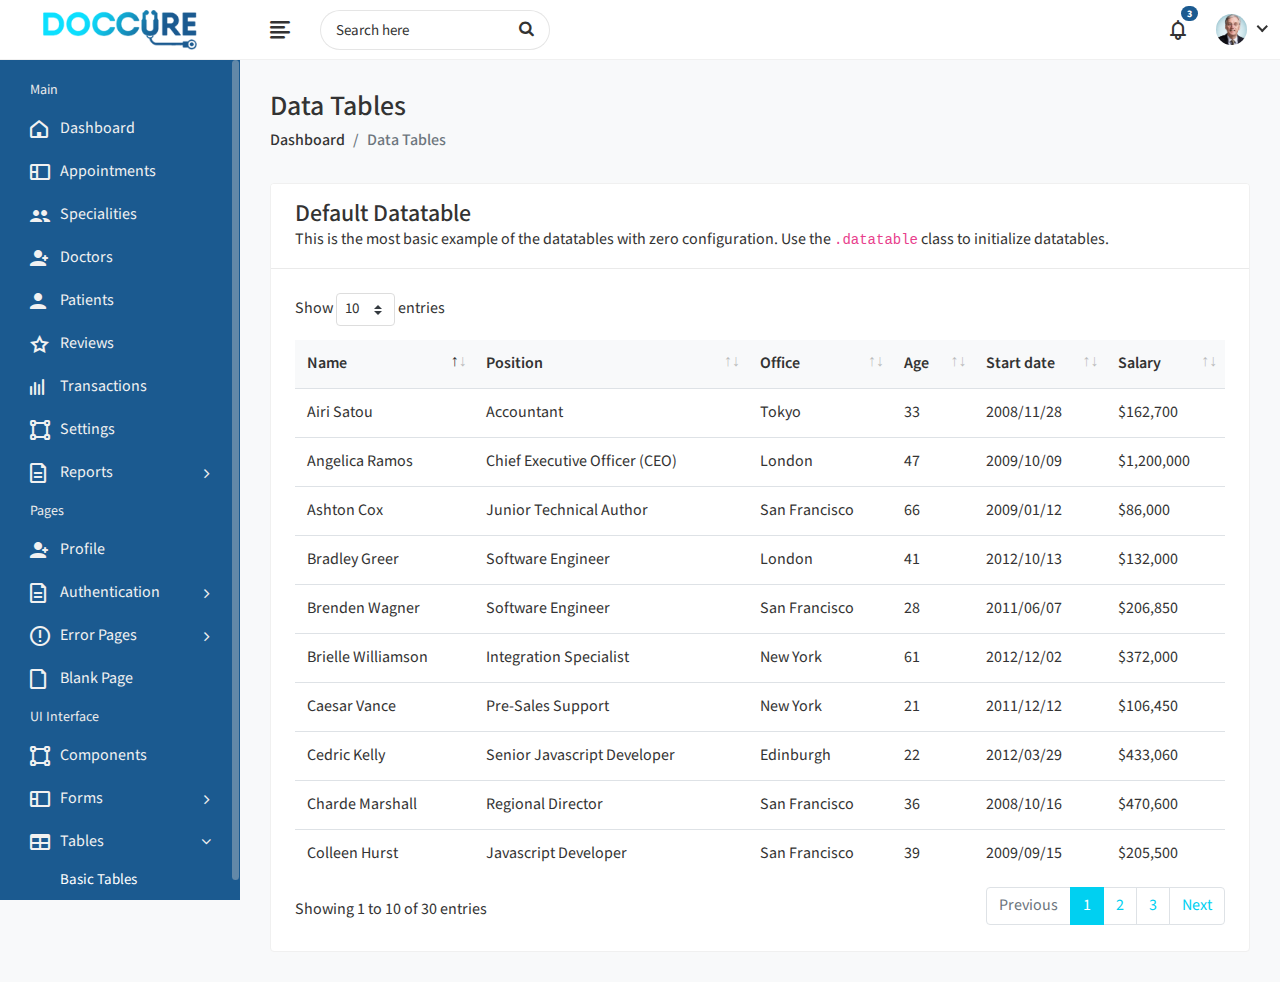
<file: Admin/data-tables.html>
<!DOCTYPE html>
<html lang="en">
    
<!-- Mirrored from dreamguys.co.in/demo/doccure/admin/data-tables.html by HTTrack Website Copier/3.x [XR&CO'2014], Sat, 30 Nov 2019 04:12:56 GMT -->
<head>
        <meta charset="utf-8">
        <meta name="viewport" content="width=device-width, initial-scale=1.0, user-scalable=0">
        <title>Doccure - Data Tables</title>
		
		<!-- Favicon -->
        <link rel="shortcut icon" type="image/x-icon" href="assets/img/favicon.png">
		
		<!-- Bootstrap CSS -->
        <link rel="stylesheet" href="assets/css/bootstrap.min.css">
		
		<!-- Fontawesome CSS -->
        <link rel="stylesheet" href="assets/css/font-awesome.min.css">
		
		<!-- Feathericon CSS -->
        <link rel="stylesheet" href="assets/css/feathericon.min.css">
		
		<!-- Datatables CSS -->
		<link rel="stylesheet" href="assets/plugins/datatables/datatables.min.css">
		
		<!-- Main CSS -->
        <link rel="stylesheet" href="assets/css/style.css">
		
		<!--[if lt IE 9]>
			<script src="assets/js/html5shiv.min.js"></script>
			<script src="assets/js/respond.min.js"></script>
		<![endif]-->
    </head>
    <body>
	
		<!-- Main Wrapper -->
        <div class="main-wrapper">
		
			<!-- Header -->
            <div class="header">
			
				<!-- Logo -->
                <div class="header-left">
                    <a href="index.html" class="logo">
						<img src="assets/img/logo.png" alt="Logo">
					</a>
					<a href="index.html" class="logo logo-small">
						<img src="assets/img/logo-small.png" alt="Logo" width="30" height="30">
					</a>
                </div>
				<!-- /Logo -->
				
				<a href="javascript:void(0);" id="toggle_btn">
					<i class="fe fe-text-align-left"></i>
				</a>
				
				<div class="top-nav-search">
					<form>
						<input type="text" class="form-control" placeholder="Search here">
						<button class="btn" type="submit"><i class="fa fa-search"></i></button>
					</form>
				</div>
				
				<!-- Mobile Menu Toggle -->
				<a class="mobile_btn" id="mobile_btn">
					<i class="fa fa-bars"></i>
				</a>
				<!-- /Mobile Menu Toggle -->
				
				<!-- Header Right Menu -->
				<ul class="nav user-menu">

					<!-- Notifications -->
					<li class="nav-item dropdown noti-dropdown">
						<a href="#" class="dropdown-toggle nav-link" data-toggle="dropdown">
							<i class="fe fe-bell"></i> <span class="badge badge-pill">3</span>
						</a>
						<div class="dropdown-menu notifications">
							<div class="topnav-dropdown-header">
								<span class="notification-title">Notifications</span>
								<a href="javascript:void(0)" class="clear-noti"> Clear All </a>
							</div>
							<div class="noti-content">
								<ul class="notification-list">
									<li class="notification-message">
										<a href="#">
											<div class="media">
												<span class="avatar avatar-sm">
													<img class="avatar-img rounded-circle" alt="User Image" src="assets/img/doctors/doctor-thumb-01.jpg">
												</span>
												<div class="media-body">
													<p class="noti-details"><span class="noti-title">Dr. Ruby Perrin</span> Schedule <span class="noti-title">her appointment</span></p>
													<p class="noti-time"><span class="notification-time">4 mins ago</span></p>
												</div>
											</div>
										</a>
									</li>
									<li class="notification-message">
										<a href="#">
											<div class="media">
												<span class="avatar avatar-sm">
													<img class="avatar-img rounded-circle" alt="User Image" src="assets/img/patients/patient1.jpg">
												</span>
												<div class="media-body">
													<p class="noti-details"><span class="noti-title">Charlene Reed</span> has booked her appointment to <span class="noti-title">Dr. Ruby Perrin</span></p>
													<p class="noti-time"><span class="notification-time">6 mins ago</span></p>
												</div>
											</div>
										</a>
									</li>
									<li class="notification-message">
										<a href="#">
											<div class="media">
												<span class="avatar avatar-sm">
													<img class="avatar-img rounded-circle" alt="User Image" src="assets/img/patients/patient2.jpg">
												</span>
												<div class="media-body">
												<p class="noti-details"><span class="noti-title">Travis Trimble</span> sent a amount of $210 for his <span class="noti-title">appointment</span></p>
												<p class="noti-time"><span class="notification-time">8 mins ago</span></p>
												</div>
											</div>
										</a>
									</li>
									<li class="notification-message">
										<a href="#">
											<div class="media">
												<span class="avatar avatar-sm">
													<img class="avatar-img rounded-circle" alt="User Image" src="assets/img/patients/patient3.jpg">
												</span>
												<div class="media-body">
													<p class="noti-details"><span class="noti-title">Carl Kelly</span> send a message <span class="noti-title"> to his doctor</span></p>
													<p class="noti-time"><span class="notification-time">12 mins ago</span></p>
												</div>
											</div>
										</a>
									</li>
								</ul>
							</div>
							<div class="topnav-dropdown-footer">
								<a href="#">View all Notifications</a>
							</div>
						</div>
					</li>
					<!-- /Notifications -->
					
					<!-- User Menu -->
					<li class="nav-item dropdown has-arrow">
						<a href="#" class="dropdown-toggle nav-link" data-toggle="dropdown">
							<span class="user-img"><img class="rounded-circle" src="assets/img/profiles/avatar-01.jpg" width="31" alt="Ryan Taylor"></span>
						</a>
						<div class="dropdown-menu">
							<div class="user-header">
								<div class="avatar avatar-sm">
									<img src="assets/img/profiles/avatar-01.jpg" alt="User Image" class="avatar-img rounded-circle">
								</div>
								<div class="user-text">
									<h6>Ryan Taylor</h6>
									<p class="text-muted mb-0">Administrator</p>
								</div>
							</div>
							<a class="dropdown-item" href="profile.html">My Profile</a>
							<a class="dropdown-item" href="settings.html">Settings</a>
							<a class="dropdown-item" href="login.html">Logout</a>
						</div>
					</li>
					<!-- /User Menu -->
					
				</ul>
				<!-- /Header Right Menu -->
				
            </div>
			<!-- /Header -->
			<!-- Sidebar -->
            <div class="sidebar" id="sidebar">
                <div class="sidebar-inner slimscroll">
					<div id="sidebar-menu" class="sidebar-menu">
						<ul>
							<li class="menu-title"> 
								<span>Main</span>
							</li>
							<li> 
								<a href="index.html"><i class="fe fe-home"></i> <span>Dashboard</span></a>
							</li>
							<li> 
								<a href="appointment-list.html"><i class="fe fe-layout"></i> <span>Appointments</span></a>
							</li>
							<li> 
								<a href="specialities.html"><i class="fe fe-users"></i> <span>Specialities</span></a>
							</li>
							<li> 
								<a href="doctor-list.html"><i class="fe fe-user-plus"></i> <span>Doctors</span></a>
							</li>
							<li> 
								<a href="patient-list.html"><i class="fe fe-user"></i> <span>Patients</span></a>
							</li>
							<li> 
								<a href="reviews.html"><i class="fe fe-star-o"></i> <span>Reviews</span></a>
							</li>
							<li> 
								<a href="transactions-list.html"><i class="fe fe-activity"></i> <span>Transactions</span></a>
							</li>
							<li> 
								<a href="settings.html"><i class="fe fe-vector"></i> <span>Settings</span></a>
							</li>
							<li class="submenu">
								<a href="#"><i class="fe fe-document"></i> <span> Reports</span> <span class="menu-arrow"></span></a>
								<ul style="display: none;">
									<li><a href="invoice-report.html">Invoice Reports</a></li>
								</ul>
							</li>
							<li class="menu-title"> 
								<span>Pages</span>
							</li>
							<li> 
								<a href="profile.html"><i class="fe fe-user-plus"></i> <span>Profile</span></a>
							</li>
							<li class="submenu">
								<a href="#"><i class="fe fe-document"></i> <span> Authentication </span> <span class="menu-arrow"></span></a>
								<ul style="display: none;">
									<li><a href="login.html"> Login </a></li>
									<li><a href="register.html"> Register </a></li>
									<li><a href="forgot-password.html"> Forgot Password </a></li>
									<li><a href="lock-screen.html"> Lock Screen </a></li>
								</ul>
							</li>
							<li class="submenu">
								<a href="#"><i class="fe fe-warning"></i> <span> Error Pages </span> <span class="menu-arrow"></span></a>
								<ul style="display: none;">
									<li><a href="error-404.html">404 Error </a></li>
									<li><a href="error-500.html">500 Error </a></li>
								</ul>
							</li>
							<li> 
								<a href="blank-page.html"><i class="fe fe-file"></i> <span>Blank Page</span></a>
							</li>
							<li class="menu-title"> 
								<span>UI Interface</span>
							</li>
							<li> 
								<a href="components.html"><i class="fe fe-vector"></i> <span>Components</span></a>
							</li>
							<li class="submenu">
								<a href="#"><i class="fe fe-layout"></i> <span> Forms </span> <span class="menu-arrow"></span></a>
								<ul style="display: none;">
									<li><a href="form-basic-inputs.html">Basic Inputs </a></li>
									<li><a href="form-input-groups.html">Input Groups </a></li>
									<li><a href="form-horizontal.html">Horizontal Form </a></li>
									<li><a href="form-vertical.html"> Vertical Form </a></li>
									<li><a href="form-mask.html"> Form Mask </a></li>
									<li><a href="form-validation.html"> Form Validation </a></li>
								</ul>
							</li>
							<li class="submenu">
								<a href="#"><i class="fe fe-table"></i> <span> Tables </span> <span class="menu-arrow"></span></a>
								<ul style="display: none;">
									<li><a href="tables-basic.html">Basic Tables </a></li>
									<li><a class="active" href="data-tables.html">Data Table </a></li>
								</ul>
							</li>
							<li class="submenu">
								<a href="javascript:void(0);"><i class="fe fe-code"></i> <span>Multi Level</span> <span class="menu-arrow"></span></a>
								<ul style="display: none;">
									<li class="submenu">
										<a href="javascript:void(0);"> <span>Level 1</span> <span class="menu-arrow"></span></a>
										<ul style="display: none;">
											<li><a href="javascript:void(0);"><span>Level 2</span></a></li>
											<li class="submenu">
												<a href="javascript:void(0);"> <span> Level 2</span> <span class="menu-arrow"></span></a>
												<ul style="display: none;">
													<li><a href="javascript:void(0);">Level 3</a></li>
													<li><a href="javascript:void(0);">Level 3</a></li>
												</ul>
											</li>
											<li><a href="javascript:void(0);"> <span>Level 2</span></a></li>
										</ul>
									</li>
									<li>
										<a href="javascript:void(0);"> <span>Level 1</span></a>
									</li>
								</ul>
							</li>
						</ul>
					</div>
                </div>
            </div>
			<!-- /Sidebar -->
			
			<!-- Page Wrapper -->
            <div class="page-wrapper">
                <div class="content container-fluid">

					<!-- Page Header -->
					<div class="page-header">
						<div class="row">
							<div class="col">
								<h3 class="page-title">Data Tables</h3>
								<ul class="breadcrumb">
									<li class="breadcrumb-item"><a href="index.html">Dashboard</a></li>
									<li class="breadcrumb-item active">Data Tables</li>
								</ul>
							</div>
						</div>
					</div>
					<!-- /Page Header -->
					
					<div class="row">
						<div class="col-sm-12">
							<div class="card">
								<div class="card-header">
									<h4 class="card-title">Default Datatable</h4>
									<p class="card-text">
										This is the most basic example of the datatables with zero configuration. Use the <code>.datatable</code> class to initialize datatables.
									</p>
								</div>
								<div class="card-body">

									<div class="table-responsive">
										<table class="datatable table table-stripped">
											<thead>
												<tr>
													<th>Name</th>
													<th>Position</th>
													<th>Office</th>
													<th>Age</th>
													<th>Start date</th>
													<th>Salary</th>
												</tr>
											</thead>
											<tbody>
												<tr>
													<td>Tiger Nixon</td>
													<td>System Architect</td>
													<td>Edinburgh</td>
													<td>61</td>
													<td>2011/04/25</td>
													<td>$320,800</td>
												</tr>
												<tr>
													<td>Garrett Winters</td>
													<td>Accountant</td>
													<td>Tokyo</td>
													<td>63</td>
													<td>2011/07/25</td>
													<td>$170,750</td>
												</tr>
												<tr>
													<td>Ashton Cox</td>
													<td>Junior Technical Author</td>
													<td>San Francisco</td>
													<td>66</td>
													<td>2009/01/12</td>
													<td>$86,000</td>
												</tr>
												<tr>
													<td>Cedric Kelly</td>
													<td>Senior Javascript Developer</td>
													<td>Edinburgh</td>
													<td>22</td>
													<td>2012/03/29</td>
													<td>$433,060</td>
												</tr>
												<tr>
													<td>Airi Satou</td>
													<td>Accountant</td>
													<td>Tokyo</td>
													<td>33</td>
													<td>2008/11/28</td>
													<td>$162,700</td>
												</tr>
												<tr>
													<td>Brielle Williamson</td>
													<td>Integration Specialist</td>
													<td>New York</td>
													<td>61</td>
													<td>2012/12/02</td>
													<td>$372,000</td>
												</tr>
												<tr>
													<td>Herrod Chandler</td>
													<td>Sales Assistant</td>
													<td>San Francisco</td>
													<td>59</td>
													<td>2012/08/06</td>
													<td>$137,500</td>
												</tr>
												<tr>
													<td>Rhona Davidson</td>
													<td>Integration Specialist</td>
													<td>Tokyo</td>
													<td>55</td>
													<td>2010/10/14</td>
													<td>$327,900</td>
												</tr>
												<tr>
													<td>Colleen Hurst</td>
													<td>Javascript Developer</td>
													<td>San Francisco</td>
													<td>39</td>
													<td>2009/09/15</td>
													<td>$205,500</td>
												</tr>
												<tr>
													<td>Sonya Frost</td>
													<td>Software Engineer</td>
													<td>Edinburgh</td>
													<td>23</td>
													<td>2008/12/13</td>
													<td>$103,600</td>
												</tr>
												<tr>
													<td>Jena Gaines</td>
													<td>Office Manager</td>
													<td>London</td>
													<td>30</td>
													<td>2008/12/19</td>
													<td>$90,560</td>
												</tr>
												<tr>
													<td>Quinn Flynn</td>
													<td>Support Lead</td>
													<td>Edinburgh</td>
													<td>22</td>
													<td>2013/03/03</td>
													<td>$342,000</td>
												</tr>
												<tr>
													<td>Charde Marshall</td>
													<td>Regional Director</td>
													<td>San Francisco</td>
													<td>36</td>
													<td>2008/10/16</td>
													<td>$470,600</td>
												</tr>
												<tr>
													<td>Haley Kennedy</td>
													<td>Senior Marketing Designer</td>
													<td>London</td>
													<td>43</td>
													<td>2012/12/18</td>
													<td>$313,500</td>
												</tr>
												<tr>
													<td>Tatyana Fitzpatrick</td>
													<td>Regional Director</td>
													<td>London</td>
													<td>19</td>
													<td>2010/03/17</td>
													<td>$385,750</td>
												</tr>
												<tr>
													<td>Michael Silva</td>
													<td>Marketing Designer</td>
													<td>London</td>
													<td>66</td>
													<td>2012/11/27</td>
													<td>$198,500</td>
												</tr>
												<tr>
													<td>Paul Byrd</td>
													<td>Chief Financial Officer (CFO)</td>
													<td>New York</td>
													<td>64</td>
													<td>2010/06/09</td>
													<td>$725,000</td>
												</tr>
												<tr>
													<td>Gloria Little</td>
													<td>Systems Administrator</td>
													<td>New York</td>
													<td>59</td>
													<td>2009/04/10</td>
													<td>$237,500</td>
												</tr>
												<tr>
													<td>Bradley Greer</td>
													<td>Software Engineer</td>
													<td>London</td>
													<td>41</td>
													<td>2012/10/13</td>
													<td>$132,000</td>
												</tr>
												<tr>
													<td>Dai Rios</td>
													<td>Personnel Lead</td>
													<td>Edinburgh</td>
													<td>35</td>
													<td>2012/09/26</td>
													<td>$217,500</td>
												</tr>
												<tr>
													<td>Jenette Caldwell</td>
													<td>Development Lead</td>
													<td>New York</td>
													<td>30</td>
													<td>2011/09/03</td>
													<td>$345,000</td>
												</tr>
												<tr>
													<td>Yuri Berry</td>
													<td>Chief Marketing Officer (CMO)</td>
													<td>New York</td>
													<td>40</td>
													<td>2009/06/25</td>
													<td>$675,000</td>
												</tr>
												<tr>
													<td>Caesar Vance</td>
													<td>Pre-Sales Support</td>
													<td>New York</td>
													<td>21</td>
													<td>2011/12/12</td>
													<td>$106,450</td>
												</tr>
												<tr>
													<td>Doris Wilder</td>
													<td>Sales Assistant</td>
													<td>Sidney</td>
													<td>23</td>
													<td>2010/09/20</td>
													<td>$85,600</td>
												</tr>
												<tr>
													<td>Angelica Ramos</td>
													<td>Chief Executive Officer (CEO)</td>
													<td>London</td>
													<td>47</td>
													<td>2009/10/09</td>
													<td>$1,200,000</td>
												</tr>
												<tr>
													<td>Gavin Joyce</td>
													<td>Developer</td>
													<td>Edinburgh</td>
													<td>42</td>
													<td>2010/12/22</td>
													<td>$92,575</td>
												</tr>
												<tr>
													<td>Jennifer Chang</td>
													<td>Regional Director</td>
													<td>Singapore</td>
													<td>28</td>
													<td>2010/11/14</td>
													<td>$357,650</td>
												</tr>
												<tr>
													<td>Brenden Wagner</td>
													<td>Software Engineer</td>
													<td>San Francisco</td>
													<td>28</td>
													<td>2011/06/07</td>
													<td>$206,850</td>
												</tr>
												<tr>
													<td>Fiona Green</td>
													<td>Chief Operating Officer (COO)</td>
													<td>San Francisco</td>
													<td>48</td>
													<td>2010/03/11</td>
													<td>$850,000</td>
												</tr>
												<tr>
													<td>Shou Itou</td>
													<td>Regional Marketing</td>
													<td>Tokyo</td>
													<td>20</td>
													<td>2011/08/14</td>
													<td>$163,000</td>
												</tr>
											</tbody>
										</table>
									</div>
								</div>
							</div>
						</div>
					</div>
				
				</div>			
			</div>
			<!-- /Main Wrapper -->
		
        </div>
		<!-- /Main Wrapper -->
		
		<!-- jQuery -->
        <script src="assets/js/jquery-3.2.1.min.js"></script>
		
		<!-- Bootstrap Core JS -->
        <script src="assets/js/popper.min.js"></script>
        <script src="assets/js/bootstrap.min.js"></script>
		
		<!-- Slimscroll JS -->
        <script src="assets/plugins/slimscroll/jquery.slimscroll.min.js"></script>
		
		<!-- Datatables JS -->
		<script src="assets/plugins/datatables/jquery.dataTables.min.js"></script>
		<script src="assets/plugins/datatables/datatables.min.js"></script>
		
		<!-- Custom JS -->
		<script  src="assets/js/script.js"></script>
		
    </body>

<!-- Mirrored from dreamguys.co.in/demo/doccure/admin/data-tables.html by HTTrack Website Copier/3.x [XR&CO'2014], Sat, 30 Nov 2019 04:12:56 GMT -->
</html>
</file>
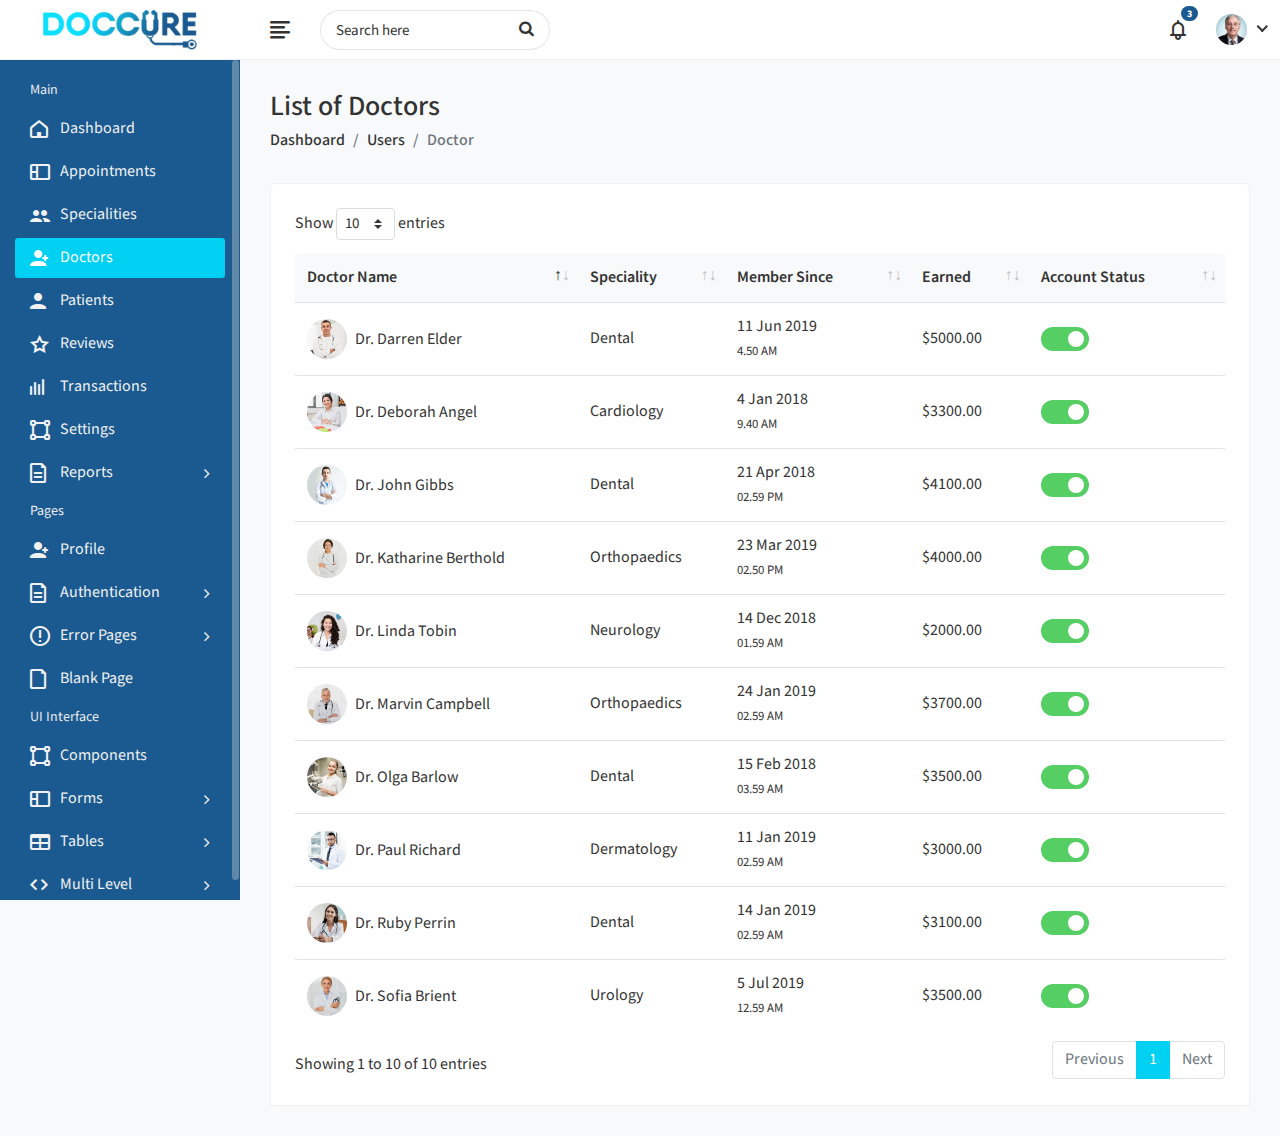
<file: Admin/doctor-list.html>
<!DOCTYPE html>
<html lang="en">
    
<!-- Mirrored from dreamguys.co.in/demo/doccure/admin/doctor-list.html by HTTrack Website Copier/3.x [XR&CO'2014], Sat, 30 Nov 2019 04:12:51 GMT -->
<head>
        <meta charset="utf-8">
        <meta name="viewport" content="width=device-width, initial-scale=1.0, user-scalable=0">
        <title>Doccure - Doctor List Page</title>
		
		<!-- Favicon -->
        <link rel="shortcut icon" type="image/x-icon" href="assets/img/favicon.png">
		
		<!-- Bootstrap CSS -->
        <link rel="stylesheet" href="assets/css/bootstrap.min.css">
		
		<!-- Fontawesome CSS -->
        <link rel="stylesheet" href="assets/css/font-awesome.min.css">
		
		<!-- Feathericon CSS -->
        <link rel="stylesheet" href="assets/css/feathericon.min.css">
		
		<!-- Datatables CSS -->
		<link rel="stylesheet" href="assets/plugins/datatables/datatables.min.css">
		
		<!-- Main CSS -->
        <link rel="stylesheet" href="assets/css/style.css">
		
		<!--[if lt IE 9]>
			<script src="assets/js/html5shiv.min.js"></script>
			<script src="assets/js/respond.min.js"></script>
		<![endif]-->
    </head>
    <body>
	
		<!-- Main Wrapper -->
        <div class="main-wrapper">
		
			<!-- Header -->
            <div class="header">
			
				<!-- Logo -->
                <div class="header-left">
                    <a href="index.html" class="logo">
						<img src="assets/img/logo.png" alt="Logo">
					</a>
					<a href="index.html" class="logo logo-small">
						<img src="assets/img/logo-small.png" alt="Logo" width="30" height="30">
					</a>
                </div>
				<!-- /Logo -->
				
				<a href="javascript:void(0);" id="toggle_btn">
					<i class="fe fe-text-align-left"></i>
				</a>
				
				<div class="top-nav-search">
					<form>
						<input type="text" class="form-control" placeholder="Search here">
						<button class="btn" type="submit"><i class="fa fa-search"></i></button>
					</form>
				</div>
				
				<!-- Mobile Menu Toggle -->
				<a class="mobile_btn" id="mobile_btn">
					<i class="fa fa-bars"></i>
				</a>
				<!-- /Mobile Menu Toggle -->
				
				<!-- Header Right Menu -->
				<ul class="nav user-menu">

					<!-- Notifications -->
					<li class="nav-item dropdown noti-dropdown">
						<a href="#" class="dropdown-toggle nav-link" data-toggle="dropdown">
							<i class="fe fe-bell"></i> <span class="badge badge-pill">3</span>
						</a>
						<div class="dropdown-menu notifications">
							<div class="topnav-dropdown-header">
								<span class="notification-title">Notifications</span>
								<a href="javascript:void(0)" class="clear-noti"> Clear All </a>
							</div>
							<div class="noti-content">
								<ul class="notification-list">
									<li class="notification-message">
										<a href="#">
											<div class="media">
												<span class="avatar avatar-sm">
													<img class="avatar-img rounded-circle" alt="User Image" src="assets/img/doctors/doctor-thumb-01.jpg">
												</span>
												<div class="media-body">
													<p class="noti-details"><span class="noti-title">Dr. Ruby Perrin</span> Schedule <span class="noti-title">her appointment</span></p>
													<p class="noti-time"><span class="notification-time">4 mins ago</span></p>
												</div>
											</div>
										</a>
									</li>
									<li class="notification-message">
										<a href="#">
											<div class="media">
												<span class="avatar avatar-sm">
													<img class="avatar-img rounded-circle" alt="User Image" src="assets/img/patients/patient1.jpg">
												</span>
												<div class="media-body">
													<p class="noti-details"><span class="noti-title">Charlene Reed</span> has booked her appointment to <span class="noti-title">Dr. Ruby Perrin</span></p>
													<p class="noti-time"><span class="notification-time">6 mins ago</span></p>
												</div>
											</div>
										</a>
									</li>
									<li class="notification-message">
										<a href="#">
											<div class="media">
												<span class="avatar avatar-sm">
													<img class="avatar-img rounded-circle" alt="User Image" src="assets/img/patients/patient2.jpg">
												</span>
												<div class="media-body">
												<p class="noti-details"><span class="noti-title">Travis Trimble</span> sent a amount of $210 for his <span class="noti-title">appointment</span></p>
												<p class="noti-time"><span class="notification-time">8 mins ago</span></p>
												</div>
											</div>
										</a>
									</li>
									<li class="notification-message">
										<a href="#">
											<div class="media">
												<span class="avatar avatar-sm">
													<img class="avatar-img rounded-circle" alt="User Image" src="assets/img/patients/patient3.jpg">
												</span>
												<div class="media-body">
													<p class="noti-details"><span class="noti-title">Carl Kelly</span> send a message <span class="noti-title"> to his doctor</span></p>
													<p class="noti-time"><span class="notification-time">12 mins ago</span></p>
												</div>
											</div>
										</a>
									</li>
								</ul>
							</div>
							<div class="topnav-dropdown-footer">
								<a href="#">View all Notifications</a>
							</div>
						</div>
					</li>
					<!-- /Notifications -->
					
					<!-- User Menu -->
					<li class="nav-item dropdown has-arrow">
						<a href="#" class="dropdown-toggle nav-link" data-toggle="dropdown">
							<span class="user-img"><img class="rounded-circle" src="assets/img/profiles/avatar-01.jpg" width="31" alt="Ryan Taylor"></span>
						</a>
						<div class="dropdown-menu">
							<div class="user-header">
								<div class="avatar avatar-sm">
									<img src="assets/img/profiles/avatar-01.jpg" alt="User Image" class="avatar-img rounded-circle">
								</div>
								<div class="user-text">
									<h6>Ryan Taylor</h6>
									<p class="text-muted mb-0">Administrator</p>
								</div>
							</div>
							<a class="dropdown-item" href="profile.html">My Profile</a>
							<a class="dropdown-item" href="settings.html">Settings</a>
							<a class="dropdown-item" href="login.html">Logout</a>
						</div>
					</li>
					<!-- /User Menu -->
					
				</ul>
				<!-- /Header Right Menu -->
				
            </div>
			<!-- /Header -->
			
			<!-- Sidebar -->
            <div class="sidebar" id="sidebar">
                <div class="sidebar-inner slimscroll">
					<div id="sidebar-menu" class="sidebar-menu">
						<ul>
							<li class="menu-title"> 
								<span>Main</span>
							</li>
							<li> 
								<a href="index.html"><i class="fe fe-home"></i> <span>Dashboard</span></a>
							</li>
							<li> 
								<a href="appointment-list.html"><i class="fe fe-layout"></i> <span>Appointments</span></a>
							</li>
							<li> 
								<a href="specialities.html"><i class="fe fe-users"></i> <span>Specialities</span></a>
							</li>
							<li class="active"> 
								<a href="doctor-list.html"><i class="fe fe-user-plus"></i> <span>Doctors</span></a>
							</li>
							<li> 
								<a href="patient-list.html"><i class="fe fe-user"></i> <span>Patients</span></a>
							</li>
							<li> 
								<a href="reviews.html"><i class="fe fe-star-o"></i> <span>Reviews</span></a>
							</li>
							<li> 
								<a href="transactions-list.html"><i class="fe fe-activity"></i> <span>Transactions</span></a>
							</li>
							<li> 
								<a href="settings.html"><i class="fe fe-vector"></i> <span>Settings</span></a>
							</li>
							<li class="submenu">
								<a href="#"><i class="fe fe-document"></i> <span> Reports</span> <span class="menu-arrow"></span></a>
								<ul style="display: none;">
									<li><a href="invoice-report.html">Invoice Reports</a></li>
								</ul>
							</li>
							<li class="menu-title"> 
								<span>Pages</span>
							</li>
							<li> 
								<a href="profile.html"><i class="fe fe-user-plus"></i> <span>Profile</span></a>
							</li>
							<li class="submenu">
								<a href="#"><i class="fe fe-document"></i> <span> Authentication </span> <span class="menu-arrow"></span></a>
								<ul style="display: none;">
									<li><a href="login.html"> Login </a></li>
									<li><a href="register.html"> Register </a></li>
									<li><a href="forgot-password.html"> Forgot Password </a></li>
									<li><a href="lock-screen.html"> Lock Screen </a></li>
								</ul>
							</li>
							<li class="submenu">
								<a href="#"><i class="fe fe-warning"></i> <span> Error Pages </span> <span class="menu-arrow"></span></a>
								<ul style="display: none;">
									<li><a href="error-404.html">404 Error </a></li>
									<li><a href="error-500.html">500 Error </a></li>
								</ul>
							</li>
							<li> 
								<a href="blank-page.html"><i class="fe fe-file"></i> <span>Blank Page</span></a>
							</li>
							<li class="menu-title"> 
								<span>UI Interface</span>
							</li>
							<li> 
								<a href="components.html"><i class="fe fe-vector"></i> <span>Components</span></a>
							</li>
							<li class="submenu">
								<a href="#"><i class="fe fe-layout"></i> <span> Forms </span> <span class="menu-arrow"></span></a>
								<ul style="display: none;">
									<li><a href="form-basic-inputs.html">Basic Inputs </a></li>
									<li><a href="form-input-groups.html">Input Groups </a></li>
									<li><a href="form-horizontal.html">Horizontal Form </a></li>
									<li><a href="form-vertical.html"> Vertical Form </a></li>
									<li><a href="form-mask.html"> Form Mask </a></li>
									<li><a href="form-validation.html"> Form Validation </a></li>
								</ul>
							</li>
							<li class="submenu">
								<a href="#"><i class="fe fe-table"></i> <span> Tables </span> <span class="menu-arrow"></span></a>
								<ul style="display: none;">
									<li><a href="tables-basic.html">Basic Tables </a></li>
									<li><a href="data-tables.html">Data Table </a></li>
								</ul>
							</li>
							<li class="submenu">
								<a href="javascript:void(0);"><i class="fe fe-code"></i> <span>Multi Level</span> <span class="menu-arrow"></span></a>
								<ul style="display: none;">
									<li class="submenu">
										<a href="javascript:void(0);"> <span>Level 1</span> <span class="menu-arrow"></span></a>
										<ul style="display: none;">
											<li><a href="javascript:void(0);"><span>Level 2</span></a></li>
											<li class="submenu">
												<a href="javascript:void(0);"> <span> Level 2</span> <span class="menu-arrow"></span></a>
												<ul style="display: none;">
													<li><a href="javascript:void(0);">Level 3</a></li>
													<li><a href="javascript:void(0);">Level 3</a></li>
												</ul>
											</li>
											<li><a href="javascript:void(0);"> <span>Level 2</span></a></li>
										</ul>
									</li>
									<li>
										<a href="javascript:void(0);"> <span>Level 1</span></a>
									</li>
								</ul>
							</li>
						</ul>
					</div>
                </div>
            </div>
			<!-- /Sidebar -->
			
			<!-- Page Wrapper -->
            <div class="page-wrapper">
                <div class="content container-fluid">
				
					<!-- Page Header -->
					<div class="page-header">
						<div class="row">
							<div class="col-sm-12">
								<h3 class="page-title">List of Doctors</h3>
								<ul class="breadcrumb">
									<li class="breadcrumb-item"><a href="index.html">Dashboard</a></li>
									<li class="breadcrumb-item"><a href="javascript:(0);">Users</a></li>
									<li class="breadcrumb-item active">Doctor</li>
								</ul>
							</div>
						</div>
					</div>
					<!-- /Page Header -->
					
					<div class="row">
						<div class="col-sm-12">
							<div class="card">
								<div class="card-body">
									<div class="table-responsive">
										<table class="datatable table table-hover table-center mb-0">
											<thead>
												<tr>
													<th>Doctor Name</th>
													<th>Speciality</th>
													<th>Member Since</th>
													<th>Earned</th>
													<th>Account Status</th>
													
												</tr>
											</thead>
											<tbody>
												<tr>
													<td>
														<h2 class="table-avatar">
															<a href="profile.html" class="avatar avatar-sm mr-2"><img class="avatar-img rounded-circle" src="assets/img/doctors/doctor-thumb-01.jpg" alt="User Image"></a>
															<a href="profile.html">Dr. Ruby Perrin</a>
														</h2>
													</td>
													<td>Dental</td>
													
													<td>14 Jan 2019 <br><small>02.59 AM</small></td>
													
													<td>$3100.00</td>
													
													<td>
														<div class="status-toggle">
															<input type="checkbox" id="status_1" class="check" checked>
															<label for="status_1" class="checktoggle">checkbox</label>
														</div>
													</td>
												</tr>
												<tr>
													<td>
														<h2 class="table-avatar">
															<a href="profile.html" class="avatar avatar-sm mr-2"><img class="avatar-img rounded-circle" src="assets/img/doctors/doctor-thumb-02.jpg" alt="User Image"></a>
															<a href="profile.html">Dr. Darren Elder</a>
														</h2>
													</td>
													<td>Dental</td>
													
													<td>11 Jun 2019 <br><small>4.50 AM</small></td>
													
													<td>$5000.00</td>
													
													<td>
														<div class="status-toggle">
															<input type="checkbox" id="status_1" class="check" checked>
															<label for="status_1" class="checktoggle">checkbox</label>
														</div>
													</td>
												</tr>
												<tr>
													<td>
														<h2 class="table-avatar">
															<a href="profile.html" class="avatar avatar-sm mr-2"><img class="avatar-img rounded-circle" src="assets/img/doctors/doctor-thumb-03.jpg" alt="User Image"></a>
															<a href="profile.html">Dr. Deborah Angel</a>
														</h2>
													</td>
													<td>Cardiology</td>
													
													<td>4 Jan 2018 <br><small>9.40 AM</small></td>
													
													<td>$3300.00</td>
													
													<td>
														<div class="status-toggle">
															<input type="checkbox" id="status_1" class="check" checked>
															<label for="status_1" class="checktoggle">checkbox</label>
														</div>
													</td>
												</tr>
												<tr>
													<td>
														<h2 class="table-avatar">
															<a href="profile.html" class="avatar avatar-sm mr-2"><img class="avatar-img rounded-circle" src="assets/img/doctors/doctor-thumb-04.jpg" alt="User Image"></a>
															<a href="profile.html">Dr. Sofia Brient</a>
														</h2>
													</td>
													<td>Urology</td>
													
													<td>5 Jul 2019 <br><small>12.59 AM</small></td>
													
													<td>$3500.00</td>
													
													<td>
														<div class="status-toggle">
															<input type="checkbox" id="status_1" class="check" checked>
															<label for="status_1" class="checktoggle">checkbox</label>
														</div>
													</td>
												</tr>
												<tr>
													<td>
														<h2 class="table-avatar">
															<a href="profile.html" class="avatar avatar-sm mr-2"><img class="avatar-img rounded-circle" src="assets/img/doctors/doctor-thumb-05.jpg" alt="User Image"></a>
															<a href="profile.html">Dr. Marvin Campbell</a>
														</h2>
													</td>
													<td>Orthopaedics</td>
													
													<td>24 Jan 2019 <br><small>02.59 AM</small></td>
													
													<td>$3700.00</td>
													
													<td>
														<div class="status-toggle">
															<input type="checkbox" id="status_1" class="check" checked>
															<label for="status_1" class="checktoggle">checkbox</label>
														</div>
													</td>
												</tr>
												<tr>
													<td>
														<h2 class="table-avatar">
															<a href="profile.html" class="avatar avatar-sm mr-2"><img class="avatar-img rounded-circle" src="assets/img/doctors/doctor-thumb-06.jpg" alt="User Image"></a>
															<a href="profile.html">Dr. Katharine Berthold</a>
														</h2>
													</td>
													<td>Orthopaedics</td>
													
													<td>23 Mar 2019 <br><small>02.50 PM</small></td>
													
													<td>$4000.00</td>
													
													<td>
														<div class="status-toggle">
															<input type="checkbox" id="status_1" class="check" checked>
															<label for="status_1" class="checktoggle">checkbox</label>
														</div>
													</td>
												</tr>
												<tr>
													<td>
														<h2 class="table-avatar">
															<a href="profile.html" class="avatar avatar-sm mr-2"><img class="avatar-img rounded-circle" src="assets/img/doctors/doctor-thumb-07.jpg" alt="User Image"></a>
															<a href="profile.html">Dr. Linda Tobin</a>
														</h2>
													</td>
													<td>Neurology</td>
													
													<td>14 Dec 2018 <br><small>01.59 AM</small></td>
													
													<td>$2000.00</td>
													
													<td>
														<div class="status-toggle">
															<input type="checkbox" id="status_1" class="check" checked>
															<label for="status_1" class="checktoggle">checkbox</label>
														</div>
													</td>
												</tr>
												<tr>
													<td>
														<h2 class="table-avatar">
															<a href="profile.html" class="avatar avatar-sm mr-2"><img class="avatar-img rounded-circle" src="assets/img/doctors/doctor-thumb-08.jpg" alt="User Image"></a>
															<a href="profile.html">Dr. Paul Richard</a>
														</h2>
													</td>
													<td>Dermatology</td>
													
													<td>11 Jan 2019 <br><small>02.59 AM</small></td>
													
													<td>$3000.00</td>
													
													<td>
														<div class="status-toggle">
															<input type="checkbox" id="status_1" class="check" checked>
															<label for="status_1" class="checktoggle">checkbox</label>
														</div>
													</td>
												</tr>
												<tr>
													<td>
														<h2 class="table-avatar">
															<a href="profile.html" class="avatar avatar-sm mr-2"><img class="avatar-img rounded-circle" src="assets/img/doctors/doctor-thumb-09.jpg" alt="User Image"></a>
															<a href="profile.html">Dr. John Gibbs</a>
														</h2>
													</td>
													<td>Dental</td>
													
													<td>21 Apr 2018 <br><small>02.59 PM</small></td>
													
													<td>$4100.00</td>
													
													<td>
														<div class="status-toggle">
															<input type="checkbox" id="status_1" class="check" checked>
															<label for="status_1" class="checktoggle">checkbox</label>
														</div>
													</td>
												</tr>
												<tr>
													<td>
														<h2 class="table-avatar">
															<a href="profile.html" class="avatar avatar-sm mr-2"><img class="avatar-img rounded-circle" src="assets/img/doctors/doctor-thumb-10.jpg" alt="User Image"></a>
															<a href="profile.html">Dr. Olga Barlow</a>
														</h2>
													</td>
													<td>Dental</td>
													
													<td>15 Feb 2018 <br><small>03.59 AM</small></td>
													
													<td>$3500.00</td>
													
													<td>
														<div class="status-toggle">
															<input type="checkbox" id="status_1" class="check" checked>
															<label for="status_1" class="checktoggle">checkbox</label>
														</div>
													</td>
												</tr>
											</tbody>
										</table>
									</div>
								</div>
							</div>
						</div>			
					</div>
					
				</div>			
			</div>
			<!-- /Page Wrapper -->
		
        </div>
		<!-- /Main Wrapper -->
		
		<!-- jQuery -->
        <script src="assets/js/jquery-3.2.1.min.js"></script>
		
		<!-- Bootstrap Core JS -->
        <script src="assets/js/popper.min.js"></script>
        <script src="assets/js/bootstrap.min.js"></script>
		
		<!-- Slimscroll JS -->
        <script src="assets/plugins/slimscroll/jquery.slimscroll.min.js"></script>
		
		<!-- Datatables JS -->
		<script src="assets/plugins/datatables/jquery.dataTables.min.js"></script>
		<script src="assets/plugins/datatables/datatables.min.js"></script>
		
		<!-- Custom JS -->
		<script  src="assets/js/script.js"></script>
		
    </body>

<!-- Mirrored from dreamguys.co.in/demo/doccure/admin/doctor-list.html by HTTrack Website Copier/3.x [XR&CO'2014], Sat, 30 Nov 2019 04:12:51 GMT -->
</html>
</file>
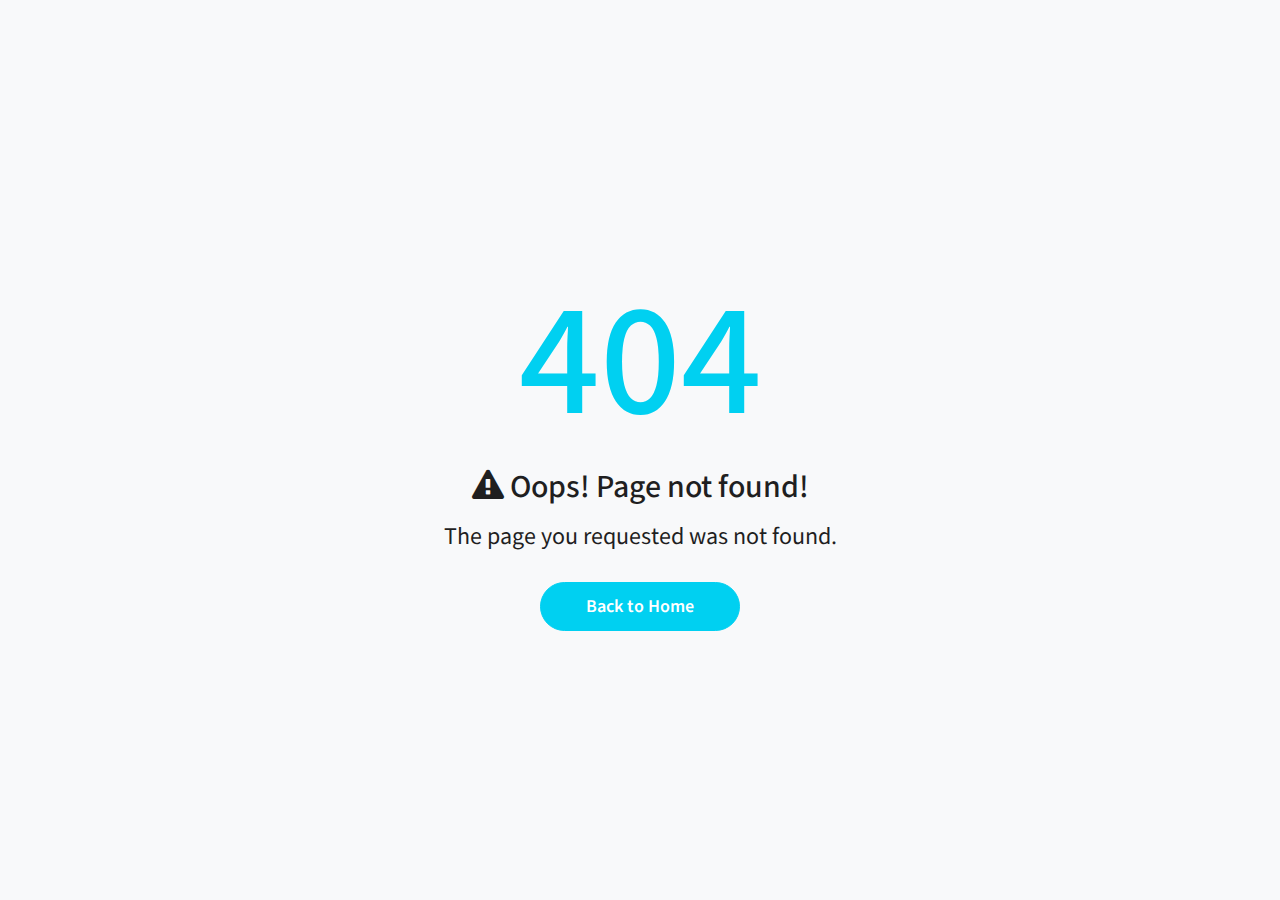
<file: Admin/error-404.html>
<!DOCTYPE html>
<html lang="en">
    
<!-- Mirrored from dreamguys.co.in/demo/doccure/admin/error-404.html by HTTrack Website Copier/3.x [XR&CO'2014], Sat, 30 Nov 2019 04:12:53 GMT -->
<head>
        <meta charset="utf-8">
        <meta name="viewport" content="width=device-width, initial-scale=1.0, user-scalable=0">
        <title>Doccure - Error 404</title>
		
		<!-- Favicon -->
        <link rel="shortcut icon" type="image/x-icon" href="assets/img/favicon.png">
		
		<!-- Bootstrap CSS -->
        <link rel="stylesheet" href="assets/css/bootstrap.min.css">
		
		<!-- Fontawesome CSS -->
        <link rel="stylesheet" href="assets/css/font-awesome.min.css">
		
		<!-- Feathericon CSS -->
        <link rel="stylesheet" href="assets/css/feathericon.min.css">
		
		<!-- Main CSS -->
        <link rel="stylesheet" href="assets/css/style.css">
		
		<!--[if lt IE 9]>
			<script src="assets/js/html5shiv.min.js"></script>
			<script src="assets/js/respond.min.js"></script>
		<![endif]-->
    </head>
    <body class="error-page">
	
		<!-- Main Wrapper -->
        <div class="main-wrapper">
			
			<div class="error-box">
				<h1>404</h1>
				<h3 class="h2 mb-3"><i class="fa fa-warning"></i> Oops! Page not found!</h3>
				<p class="h4 font-weight-normal">The page you requested was not found.</p>
				<a href="index.html" class="btn btn-primary">Back to Home</a>
			</div>
		
        </div>
		<!-- /Main Wrapper -->
		
		<!-- jQuery -->
        <script src="assets/js/jquery-3.2.1.min.js"></script>
		
		<!-- Bootstrap Core JS -->
        <script src="assets/js/popper.min.js"></script>
        <script src="assets/js/bootstrap.min.js"></script>
		
		<!-- Custom JS -->
		<script  src="assets/js/script.js"></script>
		
    </body>

<!-- Mirrored from dreamguys.co.in/demo/doccure/admin/error-404.html by HTTrack Website Copier/3.x [XR&CO'2014], Sat, 30 Nov 2019 04:12:53 GMT -->
</html>
</file>
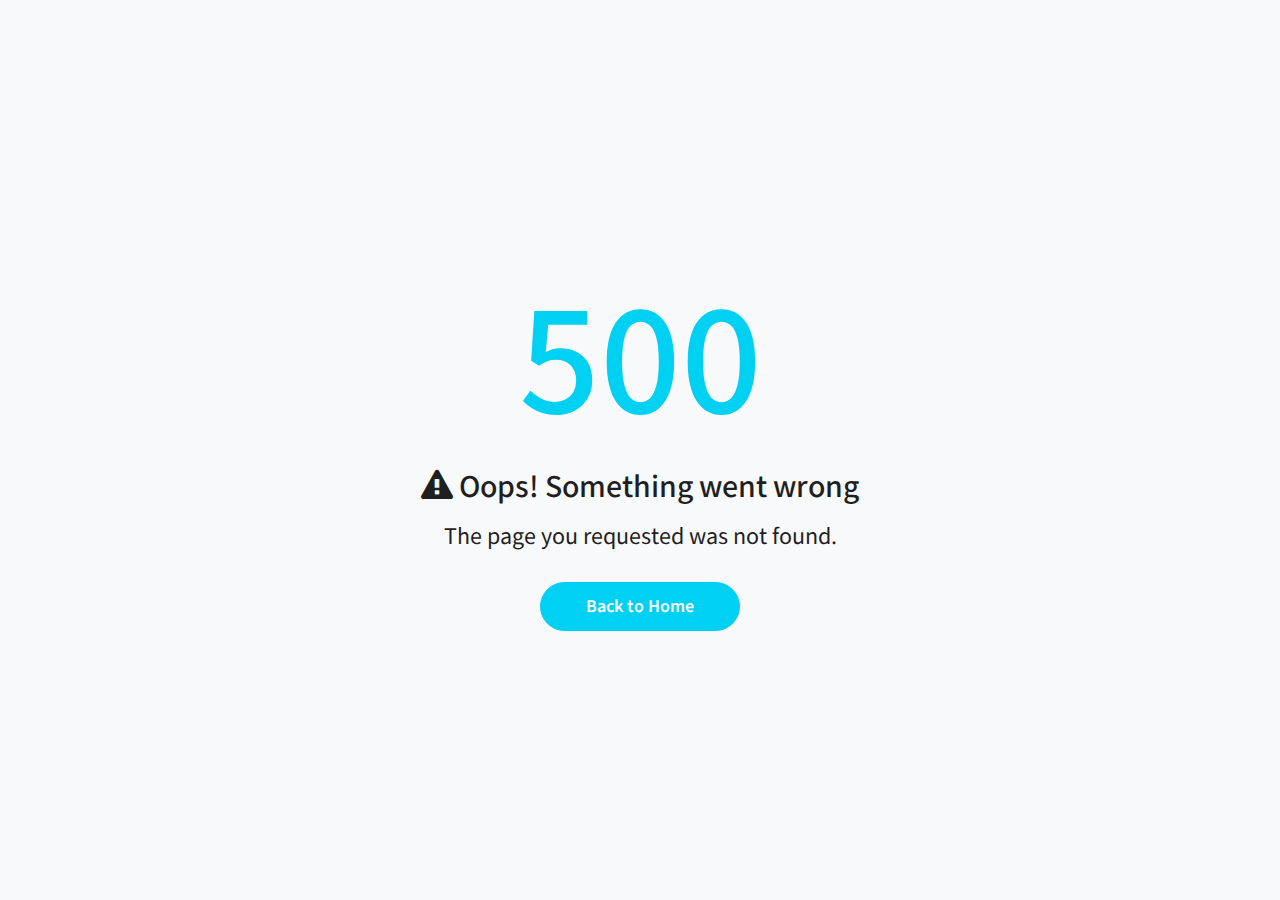
<file: Admin/error-500.html>
<!DOCTYPE html>
<html lang="en">
    
<!-- Mirrored from dreamguys.co.in/demo/doccure/admin/error-500.html by HTTrack Website Copier/3.x [XR&CO'2014], Sat, 30 Nov 2019 04:12:53 GMT -->
<head>
        <meta charset="utf-8">
        <meta name="viewport" content="width=device-width, initial-scale=1.0, user-scalable=0">
        <title>Doccure - Error 500</title>
		
		<!-- Favicon -->
        <link rel="shortcut icon" type="image/x-icon" href="assets/img/favicon.png">
		
		<!-- Bootstrap CSS -->
        <link rel="stylesheet" href="assets/css/bootstrap.min.css">
		
		<!-- Fontawesome CSS -->
        <link rel="stylesheet" href="assets/css/font-awesome.min.css">
		
		<!-- Feathericon CSS -->
        <link rel="stylesheet" href="assets/css/feathericon.min.css">
		
		<!-- Main CSS -->
        <link rel="stylesheet" href="assets/css/style.css">
		
		<!--[if lt IE 9]>
			<script src="assets/js/html5shiv.min.js"></script>
			<script src="assets/js/respond.min.js"></script>
		<![endif]-->
    </head>
    <body class="error-page">
	
		<!-- Main Wrapper -->
        <div class="main-wrapper">
			
			<div class="error-box">
				<h1>500</h1>
				<h3 class="h2 mb-3"><i class="fa fa-warning"></i> Oops! Something went wrong</h3>
				<p class="h4 font-weight-normal">The page you requested was not found.</p>
				<a href="index.html" class="btn btn-primary">Back to Home</a>
			</div>
		
        </div>
		<!-- /Main Wrapper -->
		
		<!-- jQuery -->
        <script src="assets/js/jquery-3.2.1.min.js"></script>
		
		<!-- Bootstrap Core JS -->
        <script src="assets/js/popper.min.js"></script>
        <script src="assets/js/bootstrap.min.js"></script>
		
		<!-- Custom JS -->
		<script  src="assets/js/script.js"></script>
		
    </body>

<!-- Mirrored from dreamguys.co.in/demo/doccure/admin/error-500.html by HTTrack Website Copier/3.x [XR&CO'2014], Sat, 30 Nov 2019 04:12:53 GMT -->
</html>
</file>
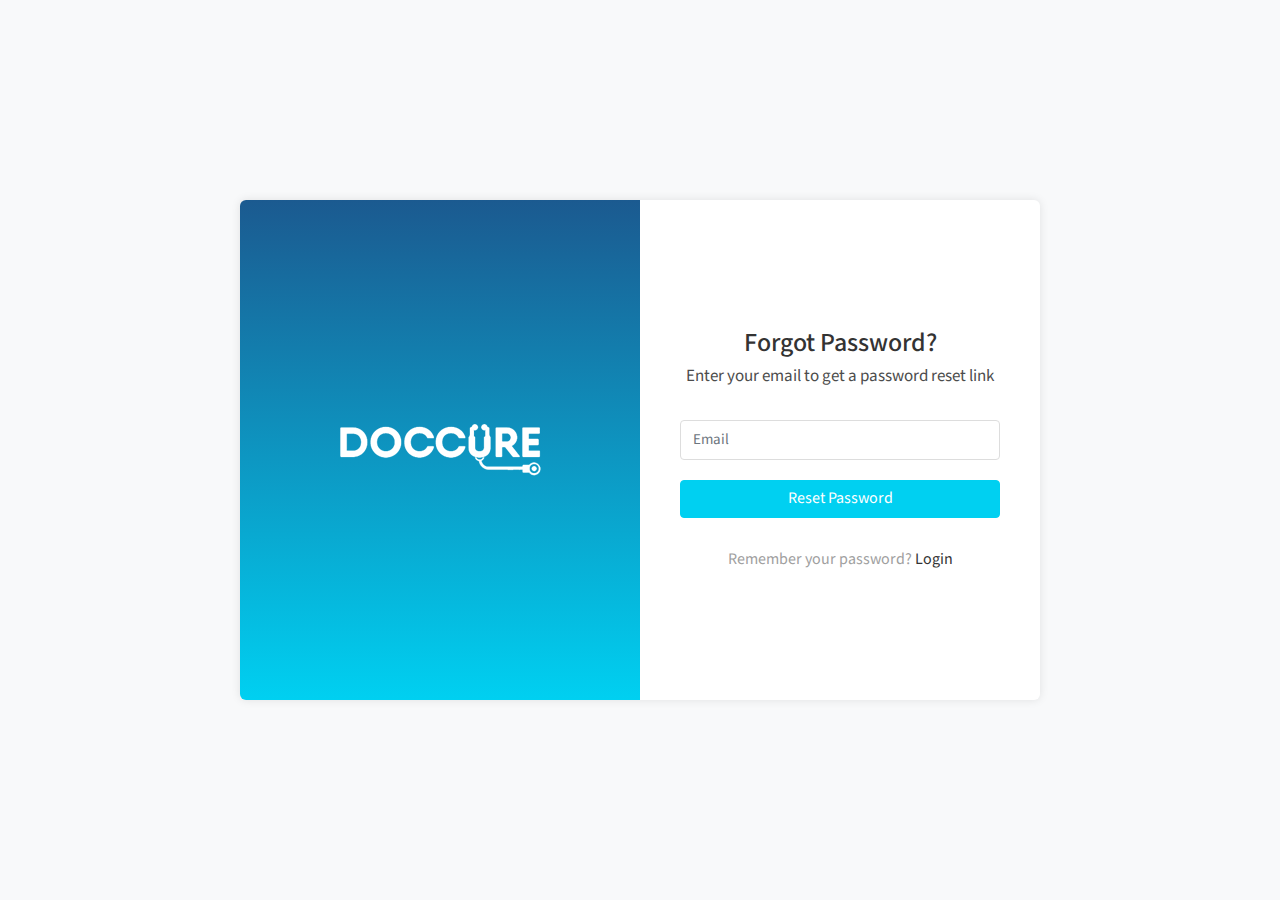
<file: Admin/forgot-password.html>
<!DOCTYPE html>
<html lang="en">
    
<!-- Mirrored from dreamguys.co.in/demo/doccure/admin/forgot-password.html by HTTrack Website Copier/3.x [XR&CO'2014], Sat, 30 Nov 2019 04:12:53 GMT -->
<head>
        <meta charset="utf-8">
        <meta name="viewport" content="width=device-width, initial-scale=1.0, user-scalable=0">
        <title>Doccure - Forgot Password</title>
		
		<!-- Favicon -->
        <link rel="shortcut icon" type="image/x-icon" href="assets/img/favicon.png">

		<!-- Bootstrap CSS -->
        <link rel="stylesheet" href="assets/css/bootstrap.min.css">
		
		<!-- Fontawesome CSS -->
        <link rel="stylesheet" href="assets/css/font-awesome.min.css">
		
		<!-- Main CSS -->
        <link rel="stylesheet" href="assets/css/style.css">
		
		<!--[if lt IE 9]>
			<script src="assets/js/html5shiv.min.js"></script>
			<script src="assets/js/respond.min.js"></script>
		<![endif]-->
    </head>
    <body>
	
		<!-- Main Wrapper -->
        <div class="main-wrapper login-body">
            <div class="login-wrapper">
            	<div class="container">
                	<div class="loginbox">
                    	<div class="login-left">
							<img class="img-fluid" src="assets/img/logo-white.png" alt="Logo">
                        </div>
                        <div class="login-right">
							<div class="login-right-wrap">
								<h1>Forgot Password?</h1>
								<p class="account-subtitle">Enter your email to get a password reset link</p>
								
								<!-- Form -->
								<form action="https://dreamguys.co.in/demo/doccure/admin/login.html">
									<div class="form-group">
										<input class="form-control" type="text" placeholder="Email">
									</div>
									<div class="form-group mb-0">
										<button class="btn btn-primary btn-block" type="submit">Reset Password</button>
									</div>
								</form>
								<!-- /Form -->
								
								<div class="text-center dont-have">Remember your password? <a href="login.html">Login</a></div>
							</div>
                        </div>
                    </div>
                </div>
            </div>
        </div>
		<!-- /Main Wrapper -->
		
		<!-- jQuery -->
        <script src="assets/js/jquery-3.2.1.min.js"></script>
		
		<!-- Bootstrap Core JS -->
        <script src="assets/js/popper.min.js"></script>
        <script src="assets/js/bootstrap.min.js"></script>
		
		<!-- Custom JS -->
		<script src="assets/js/script.js"></script>
		
    </body>

<!-- Mirrored from dreamguys.co.in/demo/doccure/admin/forgot-password.html by HTTrack Website Copier/3.x [XR&CO'2014], Sat, 30 Nov 2019 04:12:53 GMT -->
</html>
</file>
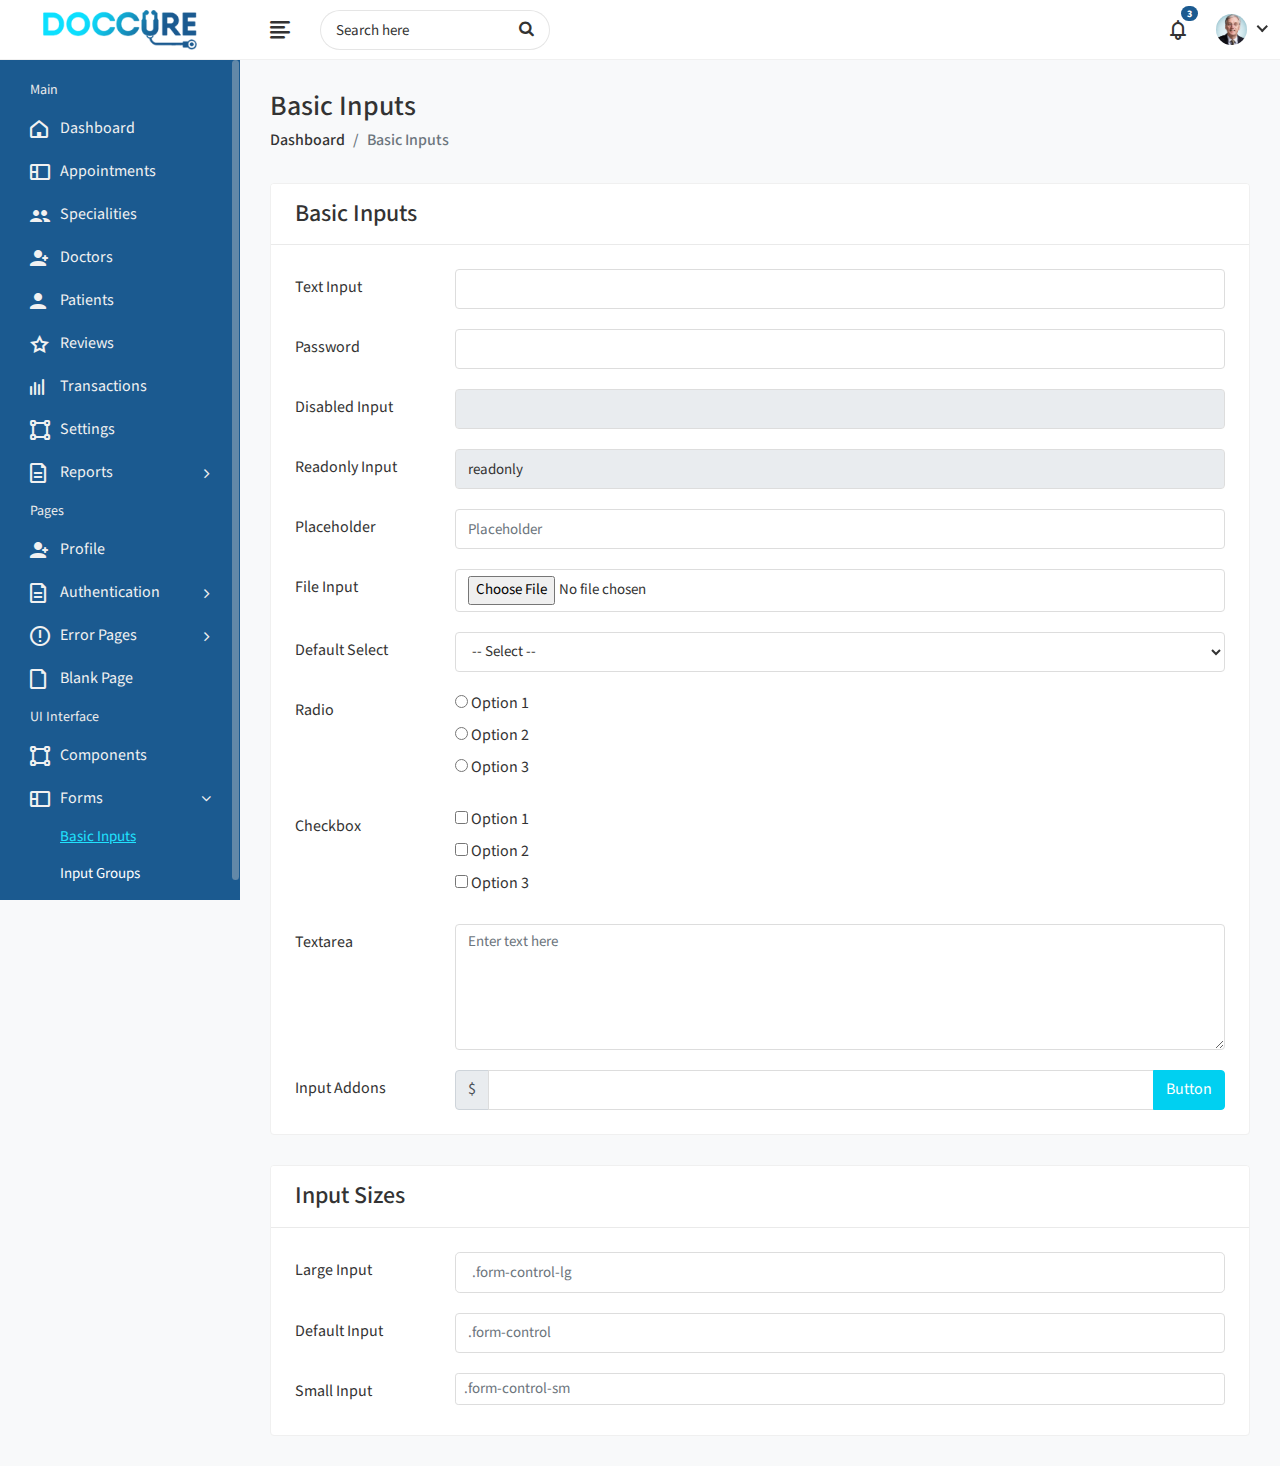
<file: Admin/form-basic-inputs.html>
<!DOCTYPE html>
<html lang="en">
    
<!-- Mirrored from dreamguys.co.in/demo/doccure/admin/form-basic-inputs.html by HTTrack Website Copier/3.x [XR&CO'2014], Sat, 30 Nov 2019 04:12:54 GMT -->
<head>
        <meta charset="utf-8">
        <meta name="viewport" content="width=device-width, initial-scale=1.0, user-scalable=0">
        <title>Doccure - Basic Inputs</title>
		
		<!-- Favicon -->
        <link rel="shortcut icon" type="image/x-icon" href="assets/img/favicon.png">
		
		<!-- Bootstrap CSS -->
        <link rel="stylesheet" href="assets/css/bootstrap.min.css">
		
		<!-- Fontawesome CSS -->
        <link rel="stylesheet" href="assets/css/font-awesome.min.css">
		
		<!-- Feathericon CSS -->
        <link rel="stylesheet" href="assets/css/feathericon.min.css">
		
		<!-- Main CSS -->
        <link rel="stylesheet" href="assets/css/style.css">
		
		<!--[if lt IE 9]>
			<script src="assets/js/html5shiv.min.js"></script>
			<script src="assets/js/respond.min.js"></script>
		<![endif]-->
    </head>
    <body>
	
		<!-- Main Wrapper -->
        <div class="main-wrapper">
		
			<!-- Header -->
            <div class="header">
			
				<!-- Logo -->
                <div class="header-left">
                    <a href="index.html" class="logo">
						<img src="assets/img/logo.png" alt="Logo">
					</a>
					<a href="index.html" class="logo logo-small">
						<img src="assets/img/logo-small.png" alt="Logo" width="30" height="30">
					</a>
                </div>
				<!-- /Logo -->
				
				<a href="javascript:void(0);" id="toggle_btn">
					<i class="fe fe-text-align-left"></i>
				</a>
				
				<div class="top-nav-search">
					<form>
						<input type="text" class="form-control" placeholder="Search here">
						<button class="btn" type="submit"><i class="fa fa-search"></i></button>
					</form>
				</div>
				
				<!-- Mobile Menu Toggle -->
				<a class="mobile_btn" id="mobile_btn">
					<i class="fa fa-bars"></i>
				</a>
				<!-- /Mobile Menu Toggle -->
				
				<!-- Header Right Menu -->
				<ul class="nav user-menu">

					<!-- Notifications -->
					<li class="nav-item dropdown noti-dropdown">
						<a href="#" class="dropdown-toggle nav-link" data-toggle="dropdown">
							<i class="fe fe-bell"></i> <span class="badge badge-pill">3</span>
						</a>
						<div class="dropdown-menu notifications">
							<div class="topnav-dropdown-header">
								<span class="notification-title">Notifications</span>
								<a href="javascript:void(0)" class="clear-noti"> Clear All </a>
							</div>
							<div class="noti-content">
								<ul class="notification-list">
									<li class="notification-message">
										<a href="#">
											<div class="media">
												<span class="avatar avatar-sm">
													<img class="avatar-img rounded-circle" alt="User Image" src="assets/img/doctors/doctor-thumb-01.jpg">
												</span>
												<div class="media-body">
													<p class="noti-details"><span class="noti-title">Dr. Ruby Perrin</span> Schedule <span class="noti-title">her appointment</span></p>
													<p class="noti-time"><span class="notification-time">4 mins ago</span></p>
												</div>
											</div>
										</a>
									</li>
									<li class="notification-message">
										<a href="#">
											<div class="media">
												<span class="avatar avatar-sm">
													<img class="avatar-img rounded-circle" alt="User Image" src="assets/img/patients/patient1.jpg">
												</span>
												<div class="media-body">
													<p class="noti-details"><span class="noti-title">Charlene Reed</span> has booked her appointment to <span class="noti-title">Dr. Ruby Perrin</span></p>
													<p class="noti-time"><span class="notification-time">6 mins ago</span></p>
												</div>
											</div>
										</a>
									</li>
									<li class="notification-message">
										<a href="#">
											<div class="media">
												<span class="avatar avatar-sm">
													<img class="avatar-img rounded-circle" alt="User Image" src="assets/img/patients/patient2.jpg">
												</span>
												<div class="media-body">
												<p class="noti-details"><span class="noti-title">Travis Trimble</span> sent a amount of $210 for his <span class="noti-title">appointment</span></p>
												<p class="noti-time"><span class="notification-time">8 mins ago</span></p>
												</div>
											</div>
										</a>
									</li>
									<li class="notification-message">
										<a href="#">
											<div class="media">
												<span class="avatar avatar-sm">
													<img class="avatar-img rounded-circle" alt="User Image" src="assets/img/patients/patient3.jpg">
												</span>
												<div class="media-body">
													<p class="noti-details"><span class="noti-title">Carl Kelly</span> send a message <span class="noti-title"> to his doctor</span></p>
													<p class="noti-time"><span class="notification-time">12 mins ago</span></p>
												</div>
											</div>
										</a>
									</li>
								</ul>
							</div>
							<div class="topnav-dropdown-footer">
								<a href="#">View all Notifications</a>
							</div>
						</div>
					</li>
					<!-- /Notifications -->
					
					<!-- User Menu -->
					<li class="nav-item dropdown has-arrow">
						<a href="#" class="dropdown-toggle nav-link" data-toggle="dropdown">
							<span class="user-img"><img class="rounded-circle" src="assets/img/profiles/avatar-01.jpg" width="31" alt="Ryan Taylor"></span>
						</a>
						<div class="dropdown-menu">
							<div class="user-header">
								<div class="avatar avatar-sm">
									<img src="assets/img/profiles/avatar-01.jpg" alt="User Image" class="avatar-img rounded-circle">
								</div>
								<div class="user-text">
									<h6>Ryan Taylor</h6>
									<p class="text-muted mb-0">Administrator</p>
								</div>
							</div>
							<a class="dropdown-item" href="profile.html">My Profile</a>
							<a class="dropdown-item" href="settings.html">Settings</a>
							<a class="dropdown-item" href="login.html">Logout</a>
						</div>
					</li>
					<!-- /User Menu -->
					
				</ul>
				<!-- /Header Right Menu -->
				
            </div>
			<!-- /Header -->
			
<!-- Sidebar -->
            <div class="sidebar" id="sidebar">
                <div class="sidebar-inner slimscroll">
					<div id="sidebar-menu" class="sidebar-menu">
						<ul>
							<li class="menu-title"> 
								<span>Main</span>
							</li>
							<li> 
								<a href="index.html"><i class="fe fe-home"></i> <span>Dashboard</span></a>
							</li>
							<li> 
								<a href="appointment-list.html"><i class="fe fe-layout"></i> <span>Appointments</span></a>
							</li>
							<li> 
								<a href="specialities.html"><i class="fe fe-users"></i> <span>Specialities</span></a>
							</li>
							<li> 
								<a href="doctor-list.html"><i class="fe fe-user-plus"></i> <span>Doctors</span></a>
							</li>
							<li> 
								<a href="patient-list.html"><i class="fe fe-user"></i> <span>Patients</span></a>
							</li>
							<li> 
								<a href="reviews.html"><i class="fe fe-star-o"></i> <span>Reviews</span></a>
							</li>
							<li> 
								<a href="transactions-list.html"><i class="fe fe-activity"></i> <span>Transactions</span></a>
							</li>
							<li> 
								<a href="settings.html"><i class="fe fe-vector"></i> <span>Settings</span></a>
							</li>
							<li class="submenu">
								<a href="#"><i class="fe fe-document"></i> <span> Reports</span> <span class="menu-arrow"></span></a>
								<ul style="display: none;">
									<li><a href="invoice-report.html">Invoice Reports</a></li>
								</ul>
							</li>
							<li class="menu-title"> 
								<span>Pages</span>
							</li>
							<li> 
								<a href="profile.html"><i class="fe fe-user-plus"></i> <span>Profile</span></a>
							</li>
							<li class="submenu">
								<a href="#"><i class="fe fe-document"></i> <span> Authentication </span> <span class="menu-arrow"></span></a>
								<ul style="display: none;">
									<li><a href="login.html"> Login </a></li>
									<li><a href="register.html"> Register </a></li>
									<li><a href="forgot-password.html"> Forgot Password </a></li>
									<li><a href="lock-screen.html"> Lock Screen </a></li>
								</ul>
							</li>
							<li class="submenu">
								<a href="#"><i class="fe fe-warning"></i> <span> Error Pages </span> <span class="menu-arrow"></span></a>
								<ul style="display: none;">
									<li><a href="error-404.html">404 Error </a></li>
									<li><a href="error-500.html">500 Error </a></li>
								</ul>
							</li>
							<li> 
								<a href="blank-page.html"><i class="fe fe-file"></i> <span>Blank Page</span></a>
							</li>
							<li class="menu-title"> 
								<span>UI Interface</span>
							</li>
							<li> 
								<a href="components.html"><i class="fe fe-vector"></i> <span>Components</span></a>
							</li>
							<li class="submenu">
								<a href="#"><i class="fe fe-layout"></i> <span> Forms </span> <span class="menu-arrow"></span></a>
								<ul style="display: none;">
									<li><a class="active" href="form-basic-inputs.html">Basic Inputs </a></li>
									<li><a href="form-input-groups.html">Input Groups </a></li>
									<li><a href="form-horizontal.html">Horizontal Form </a></li>
									<li><a href="form-vertical.html"> Vertical Form </a></li>
									<li><a href="form-mask.html"> Form Mask </a></li>
									<li><a href="form-validation.html"> Form Validation </a></li>
								</ul>
							</li>
							<li class="submenu">
								<a href="#"><i class="fe fe-table"></i> <span> Tables </span> <span class="menu-arrow"></span></a>
								<ul style="display: none;">
									<li><a href="tables-basic.html">Basic Tables </a></li>
									<li><a href="data-tables.html">Data Table </a></li>
								</ul>
							</li>
							<li class="submenu">
								<a href="javascript:void(0);"><i class="fe fe-code"></i> <span>Multi Level</span> <span class="menu-arrow"></span></a>
								<ul style="display: none;">
									<li class="submenu">
										<a href="javascript:void(0);"> <span>Level 1</span> <span class="menu-arrow"></span></a>
										<ul style="display: none;">
											<li><a href="javascript:void(0);"><span>Level 2</span></a></li>
											<li class="submenu">
												<a href="javascript:void(0);"> <span> Level 2</span> <span class="menu-arrow"></span></a>
												<ul style="display: none;">
													<li><a href="javascript:void(0);">Level 3</a></li>
													<li><a href="javascript:void(0);">Level 3</a></li>
												</ul>
											</li>
											<li><a href="javascript:void(0);"> <span>Level 2</span></a></li>
										</ul>
									</li>
									<li>
										<a href="javascript:void(0);"> <span>Level 1</span></a>
									</li>
								</ul>
							</li>
						</ul>
					</div>
                </div>
            </div>
			<!-- /Sidebar -->
			
			
			<!-- Page Wrapper -->
            <div class="page-wrapper">
                <div class="content container-fluid">
				
					<!-- Page Header -->
					<div class="page-header">
						<div class="row">
							<div class="col">
								<h3 class="page-title">Basic Inputs</h3>
								<ul class="breadcrumb">
									<li class="breadcrumb-item"><a href="index.html">Dashboard</a></li>
									<li class="breadcrumb-item active">Basic Inputs</li>
								</ul>
							</div>
						</div>
					</div>
					<!-- /Page Header -->
					
					<div class="row">
						<div class="col-lg-12">
							<div class="card">
								<div class="card-header">
									<h4 class="card-title">Basic Inputs</h4>
								</div>
								<div class="card-body">
									<form action="#">
										<div class="form-group row">
											<label class="col-form-label col-md-2">Text Input</label>
											<div class="col-md-10">
												<input type="text" class="form-control">
											</div>
										</div>
										<div class="form-group row">
											<label class="col-form-label col-md-2">Password</label>
											<div class="col-md-10">
												<input type="password" class="form-control">
											</div>
										</div>
										<div class="form-group row">
											<label class="col-form-label col-md-2">Disabled Input</label>
											<div class="col-md-10">
												<input type="text" class="form-control" disabled="disabled">
											</div>
										</div>
										<div class="form-group row">
											<label class="col-form-label col-md-2">Readonly Input</label>
											<div class="col-md-10">
												<input type="text" class="form-control" value="readonly" readonly="readonly">
											</div>
										</div>
										<div class="form-group row">
											<label class="col-form-label col-md-2">Placeholder</label>
											<div class="col-md-10">
												<input type="text" class="form-control" placeholder="Placeholder">
											</div>
										</div>
										<div class="form-group row">
											<label class="col-form-label col-md-2">File Input</label>
											<div class="col-md-10">
												<input class="form-control" type="file">
											</div>
										</div>
										<div class="form-group row">
											<label class="col-form-label col-md-2">Default Select</label>
											<div class="col-md-10">
												<select class="form-control">
													<option>-- Select --</option>
													<option>Option 1</option>
													<option>Option 2</option>
													<option>Option 3</option>
													<option>Option 4</option>
													<option>Option 5</option>
												</select>
											</div>
										</div>
										<div class="form-group row">
											<label class="col-form-label col-md-2">Radio</label>
											<div class="col-md-10">
												<div class="radio">
													<label>
														<input type="radio" name="radio"> Option 1
													</label>
												</div>
												<div class="radio">
													<label>
														<input type="radio" name="radio"> Option 2
													</label>
												</div>
												<div class="radio">
													<label>
														<input type="radio" name="radio"> Option 3
													</label>
												</div>
											</div>
										</div>
										<div class="form-group row">
											<label class="col-form-label col-md-2">Checkbox</label>
											<div class="col-md-10">
												<div class="checkbox">
													<label>
														<input type="checkbox" name="checkbox"> Option 1
													</label>
												</div>
												<div class="checkbox">
													<label>
														<input type="checkbox" name="checkbox"> Option 2
													</label>
												</div>
												<div class="checkbox">
													<label>
														<input type="checkbox" name="checkbox"> Option 3
													</label>
												</div>
											</div>
										</div>
										<div class="form-group row">
											<label class="col-form-label col-md-2">Textarea</label>
											<div class="col-md-10">
												<textarea rows="5" cols="5" class="form-control" placeholder="Enter text here"></textarea>
											</div>
										</div>
										<div class="form-group mb-0 row">
											<label class="col-form-label col-md-2">Input Addons</label>
											<div class="col-md-10">
												<div class="input-group">
													<div class="input-group-prepend">
														<span class="input-group-text">$</span>
													</div>
													<input class="form-control" type="text">
													<div class="input-group-append">
														<button class="btn btn-primary" type="button">Button</button>
													</div>
												</div>
											</div>
										</div>
									</form>
								</div>
							</div>
							<div class="card">
								<div class="card-header">
									<h4 class="card-title">Input Sizes</h4>
								</div>
								<div class="card-body">
									<form action="#">
										<div class="form-group row">
											<label class="col-form-label col-md-2">Large Input</label>
											<div class="col-md-10">
												<input type="text" class="form-control form-control-lg" placeholder=".form-control-lg">
											</div>
										</div>
										<div class="form-group row">
											<label class="col-form-label col-md-2">Default Input</label>
											<div class="col-md-10">
												<input type="text" class="form-control" placeholder=".form-control">
											</div>
										</div>
										<div class="form-group mb-0 row">
											<label class="col-form-label col-md-2">Small Input</label>
											<div class="col-md-10">
												<input type="text" class="form-control form-control-sm" placeholder=".form-control-sm">
											</div>
										</div>
									</form>
								</div>
							</div>
						</div>
					</div>
				
				</div>			
			</div>
			<!-- /Main Wrapper -->
		
        </div>
		<!-- /Main Wrapper -->
		
		<!-- jQuery -->
        <script src="assets/js/jquery-3.2.1.min.js"></script>
		
		<!-- Bootstrap Core JS -->
        <script src="assets/js/popper.min.js"></script>
        <script src="assets/js/bootstrap.min.js"></script>
		
		<!-- Slimscroll JS -->
        <script src="assets/plugins/slimscroll/jquery.slimscroll.min.js"></script>
		
		<!-- Custom JS -->
		<script  src="assets/js/script.js"></script>
		
    </body>

<!-- Mirrored from dreamguys.co.in/demo/doccure/admin/form-basic-inputs.html by HTTrack Website Copier/3.x [XR&CO'2014], Sat, 30 Nov 2019 04:12:54 GMT -->
</html>
</file>
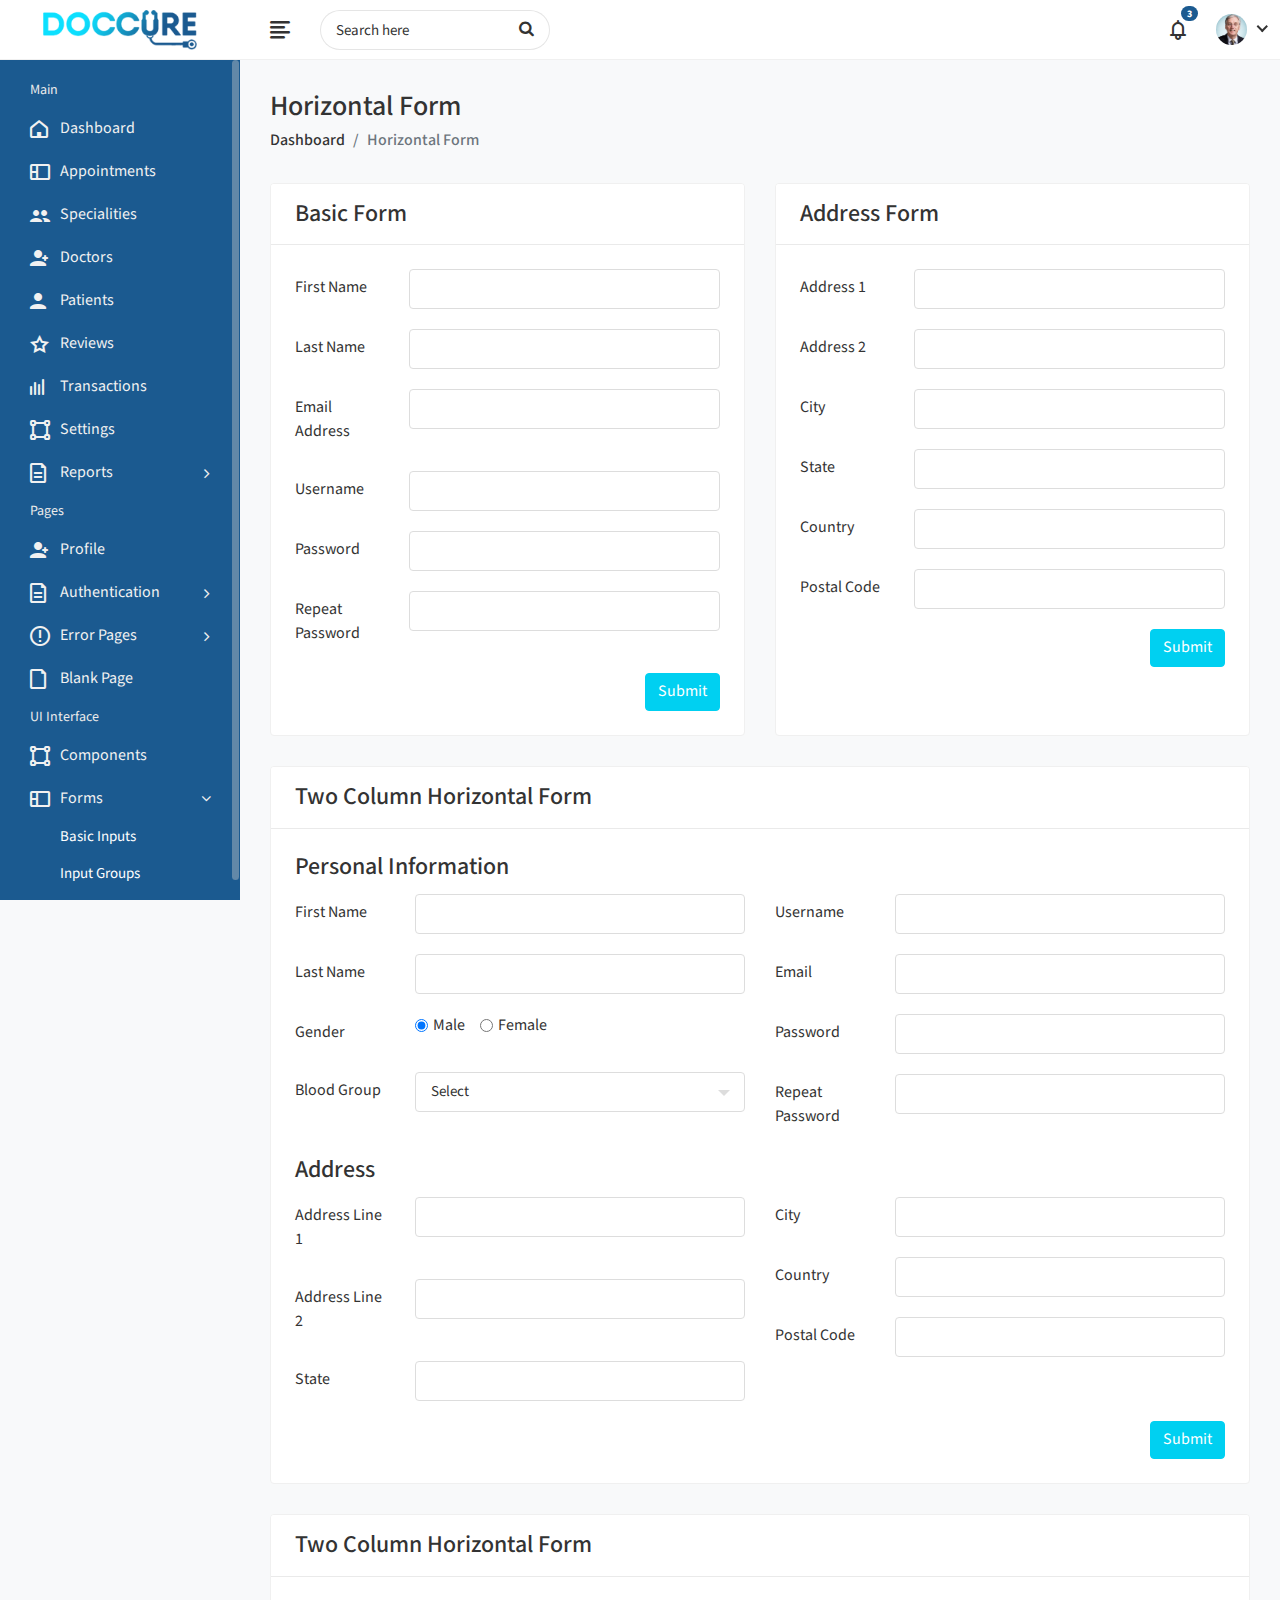
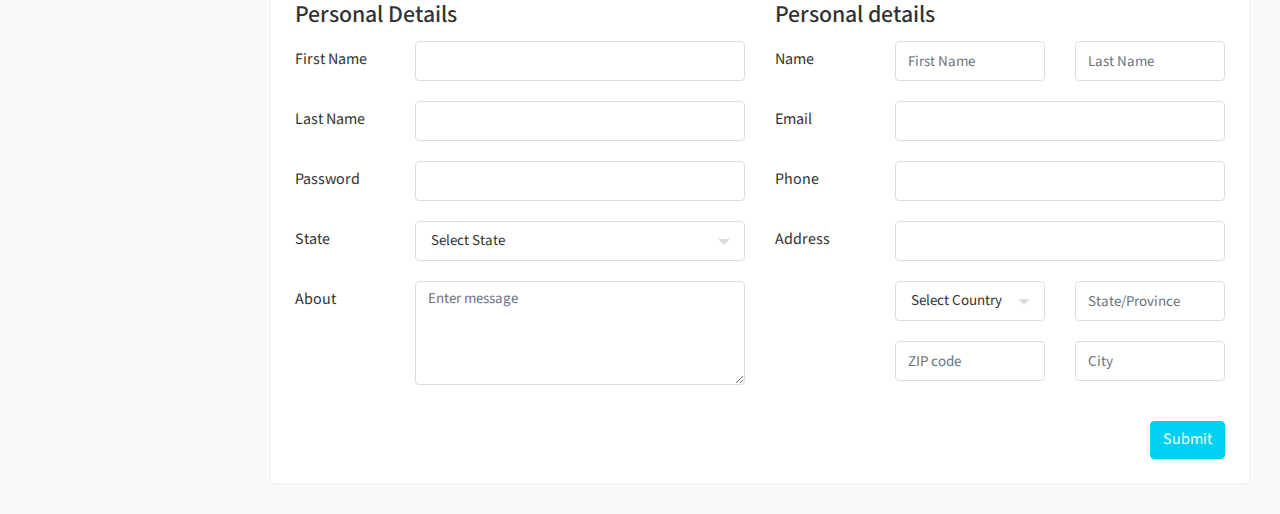
<file: Admin/form-horizontal.html>
<!DOCTYPE html>
<html lang="en">
    
<!-- Mirrored from dreamguys.co.in/demo/doccure/admin/form-horizontal.html by HTTrack Website Copier/3.x [XR&CO'2014], Sat, 30 Nov 2019 04:12:54 GMT -->
<head>
        <meta charset="utf-8">
        <meta name="viewport" content="width=device-width, initial-scale=1.0, user-scalable=0">
        <title>Doccure - Horizontal Form</title>
		
		<!-- Favicon -->
        <link rel="shortcut icon" type="image/x-icon" href="assets/img/favicon.png">
		
		<!-- Bootstrap CSS -->
        <link rel="stylesheet" href="assets/css/bootstrap.min.css">
		
		<!-- Fontawesome CSS -->
        <link rel="stylesheet" href="assets/css/font-awesome.min.css">
		
		<!-- Feathericon CSS -->
        <link rel="stylesheet" href="assets/css/feathericon.min.css">
		
		<!-- Select2 CSS -->
		<link rel="stylesheet" href="assets/css/select2.min.css">
		
		<!-- Main CSS -->
        <link rel="stylesheet" href="assets/css/style.css">
		
		<!--[if lt IE 9]>
			<script src="assets/js/html5shiv.min.js"></script>
			<script src="assets/js/respond.min.js"></script>
		<![endif]-->
    </head>
    <body>
	
		<!-- Main Wrapper -->
        <div class="main-wrapper">
		
			<!-- Header -->
            <div class="header">
			
				<!-- Logo -->
                <div class="header-left">
                    <a href="index.html" class="logo">
						<img src="assets/img/logo.png" alt="Logo">
					</a>
					<a href="index.html" class="logo logo-small">
						<img src="assets/img/logo-small.png" alt="Logo" width="30" height="30">
					</a>
                </div>
				<!-- /Logo -->
				
				<a href="javascript:void(0);" id="toggle_btn">
					<i class="fe fe-text-align-left"></i>
				</a>
				
				<div class="top-nav-search">
					<form>
						<input type="text" class="form-control" placeholder="Search here">
						<button class="btn" type="submit"><i class="fa fa-search"></i></button>
					</form>
				</div>
				
				<!-- Mobile Menu Toggle -->
				<a class="mobile_btn" id="mobile_btn">
					<i class="fa fa-bars"></i>
				</a>
				<!-- /Mobile Menu Toggle -->
				
				<!-- Header Right Menu -->
				<ul class="nav user-menu">

					<!-- Notifications -->
					<li class="nav-item dropdown noti-dropdown">
						<a href="#" class="dropdown-toggle nav-link" data-toggle="dropdown">
							<i class="fe fe-bell"></i> <span class="badge badge-pill">3</span>
						</a>
						<div class="dropdown-menu notifications">
							<div class="topnav-dropdown-header">
								<span class="notification-title">Notifications</span>
								<a href="javascript:void(0)" class="clear-noti"> Clear All </a>
							</div>
							<div class="noti-content">
								<ul class="notification-list">
									<li class="notification-message">
										<a href="#">
											<div class="media">
												<span class="avatar avatar-sm">
													<img class="avatar-img rounded-circle" alt="User Image" src="assets/img/doctors/doctor-thumb-01.jpg">
												</span>
												<div class="media-body">
													<p class="noti-details"><span class="noti-title">Dr. Ruby Perrin</span> Schedule <span class="noti-title">her appointment</span></p>
													<p class="noti-time"><span class="notification-time">4 mins ago</span></p>
												</div>
											</div>
										</a>
									</li>
									<li class="notification-message">
										<a href="#">
											<div class="media">
												<span class="avatar avatar-sm">
													<img class="avatar-img rounded-circle" alt="User Image" src="assets/img/patients/patient1.jpg">
												</span>
												<div class="media-body">
													<p class="noti-details"><span class="noti-title">Charlene Reed</span> has booked her appointment to <span class="noti-title">Dr. Ruby Perrin</span></p>
													<p class="noti-time"><span class="notification-time">6 mins ago</span></p>
												</div>
											</div>
										</a>
									</li>
									<li class="notification-message">
										<a href="#">
											<div class="media">
												<span class="avatar avatar-sm">
													<img class="avatar-img rounded-circle" alt="User Image" src="assets/img/patients/patient2.jpg">
												</span>
												<div class="media-body">
												<p class="noti-details"><span class="noti-title">Travis Trimble</span> sent a amount of $210 for his <span class="noti-title">appointment</span></p>
												<p class="noti-time"><span class="notification-time">8 mins ago</span></p>
												</div>
											</div>
										</a>
									</li>
									<li class="notification-message">
										<a href="#">
											<div class="media">
												<span class="avatar avatar-sm">
													<img class="avatar-img rounded-circle" alt="User Image" src="assets/img/patients/patient3.jpg">
												</span>
												<div class="media-body">
													<p class="noti-details"><span class="noti-title">Carl Kelly</span> send a message <span class="noti-title"> to his doctor</span></p>
													<p class="noti-time"><span class="notification-time">12 mins ago</span></p>
												</div>
											</div>
										</a>
									</li>
								</ul>
							</div>
							<div class="topnav-dropdown-footer">
								<a href="#">View all Notifications</a>
							</div>
						</div>
					</li>
					<!-- /Notifications -->
					
					<!-- User Menu -->
					<li class="nav-item dropdown has-arrow">
						<a href="#" class="dropdown-toggle nav-link" data-toggle="dropdown">
							<span class="user-img"><img class="rounded-circle" src="assets/img/profiles/avatar-01.jpg" width="31" alt="Ryan Taylor"></span>
						</a>
						<div class="dropdown-menu">
							<div class="user-header">
								<div class="avatar avatar-sm">
									<img src="assets/img/profiles/avatar-01.jpg" alt="User Image" class="avatar-img rounded-circle">
								</div>
								<div class="user-text">
									<h6>Ryan Taylor</h6>
									<p class="text-muted mb-0">Administrator</p>
								</div>
							</div>
							<a class="dropdown-item" href="profile.html">My Profile</a>
							<a class="dropdown-item" href="settings.html">Settings</a>
							<a class="dropdown-item" href="login.html">Logout</a>
						</div>
					</li>
					<!-- /User Menu -->
					
				</ul>
				<!-- /Header Right Menu -->
				
            </div>
			<!-- /Header -->
			
			<!-- Sidebar -->
            <div class="sidebar" id="sidebar">
                <div class="sidebar-inner slimscroll">
					<div id="sidebar-menu" class="sidebar-menu">
						<ul>
							<li class="menu-title"> 
								<span>Main</span>
							</li>
							<li> 
								<a href="index.html"><i class="fe fe-home"></i> <span>Dashboard</span></a>
							</li>
							<li> 
								<a href="appointment-list.html"><i class="fe fe-layout"></i> <span>Appointments</span></a>
							</li>
							<li> 
								<a href="specialities.html"><i class="fe fe-users"></i> <span>Specialities</span></a>
							</li>
							<li> 
								<a href="doctor-list.html"><i class="fe fe-user-plus"></i> <span>Doctors</span></a>
							</li>
							<li> 
								<a href="patient-list.html"><i class="fe fe-user"></i> <span>Patients</span></a>
							</li>
							<li> 
								<a href="reviews.html"><i class="fe fe-star-o"></i> <span>Reviews</span></a>
							</li>
							<li> 
								<a href="transactions-list.html"><i class="fe fe-activity"></i> <span>Transactions</span></a>
							</li>
							<li> 
								<a href="settings.html"><i class="fe fe-vector"></i> <span>Settings</span></a>
							</li>
							<li class="submenu">
								<a href="#"><i class="fe fe-document"></i> <span> Reports</span> <span class="menu-arrow"></span></a>
								<ul style="display: none;">
									<li><a href="invoice-report.html">Invoice Reports</a></li>
								</ul>
							</li>
							<li class="menu-title"> 
								<span>Pages</span>
							</li>
							<li> 
								<a href="profile.html"><i class="fe fe-user-plus"></i> <span>Profile</span></a>
							</li>
							<li class="submenu">
								<a href="#"><i class="fe fe-document"></i> <span> Authentication </span> <span class="menu-arrow"></span></a>
								<ul style="display: none;">
									<li><a href="login.html"> Login </a></li>
									<li><a href="register.html"> Register </a></li>
									<li><a href="forgot-password.html"> Forgot Password </a></li>
									<li><a href="lock-screen.html"> Lock Screen </a></li>
								</ul>
							</li>
							<li class="submenu">
								<a href="#"><i class="fe fe-warning"></i> <span> Error Pages </span> <span class="menu-arrow"></span></a>
								<ul style="display: none;">
									<li><a href="error-404.html">404 Error </a></li>
									<li><a href="error-500.html">500 Error </a></li>
								</ul>
							</li>
							<li> 
								<a href="blank-page.html"><i class="fe fe-file"></i> <span>Blank Page</span></a>
							</li>
							<li class="menu-title"> 
								<span>UI Interface</span>
							</li>
							<li> 
								<a href="components.html"><i class="fe fe-vector"></i> <span>Components</span></a>
							</li>
							<li class="submenu">
								<a href="#"><i class="fe fe-layout"></i> <span> Forms </span> <span class="menu-arrow"></span></a>
								<ul style="display: none;">
									<li><a href="form-basic-inputs.html">Basic Inputs </a></li>
									<li><a href="form-input-groups.html">Input Groups </a></li>
									<li><a class="active" href="form-horizontal.html">Horizontal Form </a></li>
									<li><a href="form-vertical.html"> Vertical Form </a></li>
									<li><a href="form-mask.html"> Form Mask </a></li>
									<li><a href="form-validation.html"> Form Validation </a></li>
								</ul>
							</li>
							<li class="submenu">
								<a href="#"><i class="fe fe-table"></i> <span> Tables </span> <span class="menu-arrow"></span></a>
								<ul style="display: none;">
									<li><a href="tables-basic.html">Basic Tables </a></li>
									<li><a href="data-tables.html">Data Table </a></li>
								</ul>
							</li>
							<li class="submenu">
								<a href="javascript:void(0);"><i class="fe fe-code"></i> <span>Multi Level</span> <span class="menu-arrow"></span></a>
								<ul style="display: none;">
									<li class="submenu">
										<a href="javascript:void(0);"> <span>Level 1</span> <span class="menu-arrow"></span></a>
										<ul style="display: none;">
											<li><a href="javascript:void(0);"><span>Level 2</span></a></li>
											<li class="submenu">
												<a href="javascript:void(0);"> <span> Level 2</span> <span class="menu-arrow"></span></a>
												<ul style="display: none;">
													<li><a href="javascript:void(0);">Level 3</a></li>
													<li><a href="javascript:void(0);">Level 3</a></li>
												</ul>
											</li>
											<li><a href="javascript:void(0);"> <span>Level 2</span></a></li>
										</ul>
									</li>
									<li>
										<a href="javascript:void(0);"> <span>Level 1</span></a>
									</li>
								</ul>
							</li>
						</ul>
					</div>
                </div>
            </div>
			<!-- /Sidebar -->
			
			
			<!-- Page Wrapper -->
            <div class="page-wrapper">
                <div class="content container-fluid">
				
					<!-- Page Header -->
					<div class="page-header">
						<div class="row">
							<div class="col">
								<h3 class="page-title">Horizontal Form</h3>
								<ul class="breadcrumb">
									<li class="breadcrumb-item"><a href="index.html">Dashboard</a></li>
									<li class="breadcrumb-item active">Horizontal Form</li>
								</ul>
							</div>
						</div>
					</div>
					<!-- /Page Header -->
					
					<div class="row">
						<div class="col-xl-6 d-flex">
							<div class="card flex-fill">
								<div class="card-header">
									<h4 class="card-title">Basic Form</h4>
								</div>
								<div class="card-body">
									<form action="#">
										<div class="form-group row">
											<label class="col-lg-3 col-form-label">First Name</label>
											<div class="col-lg-9">
												<input type="text" class="form-control">
											</div>
										</div>
										<div class="form-group row">
											<label class="col-lg-3 col-form-label">Last Name</label>
											<div class="col-lg-9">
												<input type="text" class="form-control">
											</div>
										</div>
										<div class="form-group row">
											<label class="col-lg-3 col-form-label">Email Address</label>
											<div class="col-lg-9">
												<input type="email" class="form-control">
											</div>
										</div>
										<div class="form-group row">
											<label class="col-lg-3 col-form-label">Username</label>
											<div class="col-lg-9">
												<input type="text" class="form-control">
											</div>
										</div>
										<div class="form-group row">
											<label class="col-lg-3 col-form-label">Password</label>
											<div class="col-lg-9">
												<input type="password" class="form-control">
											</div>
										</div>
										<div class="form-group row">
											<label class="col-lg-3 col-form-label">Repeat Password</label>
											<div class="col-lg-9">
												<input type="password" class="form-control">
											</div>
										</div>
										<div class="text-right">
											<button type="submit" class="btn btn-primary">Submit</button>
										</div>
									</form>
								</div>
							</div>
						</div>
						<div class="col-xl-6 d-flex">
							<div class="card flex-fill">
								<div class="card-header">
									<h4 class="card-title">Address Form</h4>
								</div>
								<div class="card-body">
									<form action="#">
										<div class="form-group row">
											<label class="col-lg-3 col-form-label">Address 1</label>
											<div class="col-lg-9">
												<input type="text" class="form-control">
											</div>
										</div>
										<div class="form-group row">
											<label class="col-lg-3 col-form-label">Address 2</label>
											<div class="col-lg-9">
												<input type="text" class="form-control">
											</div>
										</div>
										<div class="form-group row">
											<label class="col-lg-3 col-form-label">City</label>
											<div class="col-lg-9">
												<input type="text" class="form-control">
											</div>
										</div>
										<div class="form-group row">
											<label class="col-lg-3 col-form-label">State</label>
											<div class="col-lg-9">
												<input type="text" class="form-control">
											</div>
										</div>
										<div class="form-group row">
											<label class="col-lg-3 col-form-label">Country</label>
											<div class="col-lg-9">
												<input type="text" class="form-control">
											</div>
										</div>
										<div class="form-group row">
											<label class="col-lg-3 col-form-label">Postal Code</label>
											<div class="col-lg-9">
												<input type="text" class="form-control">
											</div>
										</div>
										<div class="text-right">
											<button type="submit" class="btn btn-primary">Submit</button>
										</div>
									</form>
								</div>
							</div>
						</div>
					</div>
					<div class="row">
						<div class="col-md-12">
							<div class="card">
								<div class="card-header">
									<h4 class="card-title">Two Column Horizontal Form</h4>
								</div>
								<div class="card-body">
									<h4 class="card-title">Personal Information</h4>
									<form action="#">
										<div class="row">
											<div class="col-xl-6">
												<div class="form-group row">
													<label class="col-lg-3 col-form-label">First Name</label>
													<div class="col-lg-9">
														<input type="text" class="form-control">
													</div>
												</div>
												<div class="form-group row">
													<label class="col-lg-3 col-form-label">Last Name</label>
													<div class="col-lg-9">
														<input type="text" class="form-control">
													</div>
												</div>
												<div class="form-group row">
													<label class="col-lg-3 col-form-label">Gender</label>
													<div class="col-lg-9">
														<div class="form-check form-check-inline">
															<input class="form-check-input" type="radio" name="gender" id="gender_male" value="option1" checked>
															<label class="form-check-label" for="gender_male">
															Male
															</label>
														</div>
														<div class="form-check form-check-inline">
															<input class="form-check-input" type="radio" name="gender" id="gender_female" value="option2">
															<label class="form-check-label" for="gender_female">
															Female
															</label>
														</div>
													</div>
												</div>
												<div class="form-group row">
													<label class="col-lg-3 col-form-label">Blood Group</label>
													<div class="col-lg-9">
														<select class="select">
															<option>Select</option>
															<option value="1">A+</option>
															<option value="2">O+</option>
															<option value="3">B+</option>
															<option value="4">AB+</option>
														</select>
													</div>
												</div>
											</div>
											<div class="col-xl-6">
												<div class="form-group row">
													<label class="col-lg-3 col-form-label">Username</label>
													<div class="col-lg-9">
														<input type="text" class="form-control">
													</div>
												</div>
												<div class="form-group row">
													<label class="col-lg-3 col-form-label">Email</label>
													<div class="col-lg-9">
														<input type="text" class="form-control">
													</div>
												</div>
												<div class="form-group row">
													<label class="col-lg-3 col-form-label">Password</label>
													<div class="col-lg-9">
														<input type="password" class="form-control">
													</div>
												</div>
												<div class="form-group row">
													<label class="col-lg-3 col-form-label">Repeat Password</label>
													<div class="col-lg-9">
														<input type="password" class="form-control">
													</div>
												</div>
											</div>
										</div>
										<h4 class="card-title">Address</h4>
										<div class="row">
											<div class="col-xl-6">
												<div class="form-group row">
													<label class="col-lg-3 col-form-label">Address Line 1</label>
													<div class="col-lg-9">
														<input type="text" class="form-control">
													</div>
												</div>
												<div class="form-group row">
													<label class="col-lg-3 col-form-label">Address Line 2</label>
													<div class="col-lg-9">
														<input type="text" class="form-control">
													</div>
												</div>
												<div class="form-group row">
													<label class="col-lg-3 col-form-label">State</label>
													<div class="col-lg-9">
														<input type="text" class="form-control">
													</div>
												</div>
											</div>
											<div class="col-xl-6">
												<div class="form-group row">
													<label class="col-lg-3 col-form-label">City</label>
													<div class="col-lg-9">
														<input type="text" class="form-control">
													</div>
												</div>
												<div class="form-group row">
													<label class="col-lg-3 col-form-label">Country</label>
													<div class="col-lg-9">
														<input type="text" class="form-control">
													</div>
												</div>
												<div class="form-group row">
													<label class="col-lg-3 col-form-label">Postal Code</label>
													<div class="col-lg-9">
														<input type="text" class="form-control">
													</div>
												</div>
											</div>
										</div>
										<div class="text-right">
											<button type="submit" class="btn btn-primary">Submit</button>
										</div>
									</form>
								</div>
							</div>
						</div>
					</div>
					<div class="row">
						<div class="col-md-12">
							<div class="card">
								<div class="card-header">
									<h4 class="card-title">Two Column Horizontal Form</h4>
								</div>
								<div class="card-body">
									<form action="#">
										<div class="row">
											<div class="col-xl-6">
												<h4 class="card-title">Personal Details</h4>
												<div class="form-group row">
													<label class="col-lg-3 col-form-label">First Name</label>
													<div class="col-lg-9">
														<input type="text" class="form-control">
													</div>
												</div>
												<div class="form-group row">
													<label class="col-lg-3 col-form-label">Last Name</label>
													<div class="col-lg-9">
														<input type="text" class="form-control">
													</div>
												</div>
												<div class="form-group row">
													<label class="col-lg-3 col-form-label">Password</label>
													<div class="col-lg-9">
														<input type="password" class="form-control">
													</div>
												</div>
												<div class="form-group row">
													<label class="col-lg-3 col-form-label">State</label>
													<div class="col-lg-9">
														<select class="select">
															<option>Select State</option>
															<option value="1">California</option>
															<option value="2">Texas</option>
															<option value="3">Florida</option>
														</select>
													</div>
												</div>
												<div class="form-group row">
													<label class="col-lg-3 col-form-label">About</label>
													<div class="col-lg-9">
														<textarea rows="4" cols="5" class="form-control" placeholder="Enter message"></textarea>
													</div>
												</div>
											</div>
											<div class="col-xl-6">
												<h4 class="card-title">Personal details</h4>
												<div class="row">
													<label class="col-lg-3 col-form-label">Name</label>
													<div class="col-lg-9">
														<div class="row">
															<div class="col-md-6">
																<div class="form-group">
																	<input type="text" placeholder="First Name" class="form-control">
																</div>
															</div>
															<div class="col-md-6">
																<div class="form-group">
																	<input type="text" placeholder="Last Name" class="form-control">
																</div>
															</div>
														</div>
													</div>
												</div>
												<div class="form-group row">
													<label class="col-lg-3 col-form-label">Email</label>
													<div class="col-lg-9">
														<input type="text" class="form-control">
													</div>
												</div>
												<div class="form-group row">
													<label class="col-lg-3 col-form-label">Phone</label>
													<div class="col-lg-9">
														<input type="text" class="form-control">
													</div>
												</div>
												<div class="form-group row">
													<label class="col-lg-3 col-form-label">Address</label>
													<div class="col-lg-9">
														<input type="text" class="form-control m-b-20">
														<div class="row">
															<div class="col-md-6">
																<div class="form-group">
																	<select class="select">
																		<option>Select Country</option>
																		<option value="1">USA</option>
																		<option value="2">France</option>
																		<option value="3">India</option>
																		<option value="4">Spain</option>
																	</select>
																</div>
																<div class="form-group">
																	<input type="text" placeholder="ZIP code" class="form-control">
																</div>
															</div>
															<div class="col-md-6">
																<div class="form-group">
																	<input type="text" placeholder="State/Province" class="form-control">
																</div>
																<div class="form-group">
																	<input type="text" placeholder="City" class="form-control">
																</div>
															</div>
														</div>
													</div>
												</div>
											</div>
										</div>
										<div class="text-right">
											<button type="submit" class="btn btn-primary">Submit</button>
										</div>
									</form>
								</div>
							</div>
						</div>
					</div>
				
				</div>			
			</div>
			<!-- /Main Wrapper -->
		
        </div>
		<!-- /Main Wrapper -->
		
		<!-- jQuery -->
        <script src="assets/js/jquery-3.2.1.min.js"></script>
		
		<!-- Bootstrap Core JS -->
        <script src="assets/js/popper.min.js"></script>
        <script src="assets/js/bootstrap.min.js"></script>
		
		<!-- Slimscroll JS -->
        <script src="assets/plugins/slimscroll/jquery.slimscroll.min.js"></script>
		
		<!-- Select2 JS -->
		<script src="assets/js/select2.min.js"></script>
		
		<!-- Custom JS -->
		<script  src="assets/js/script.js"></script>
		
    </body>

<!-- Mirrored from dreamguys.co.in/demo/doccure/admin/form-horizontal.html by HTTrack Website Copier/3.x [XR&CO'2014], Sat, 30 Nov 2019 04:12:55 GMT -->
</html>
</file>
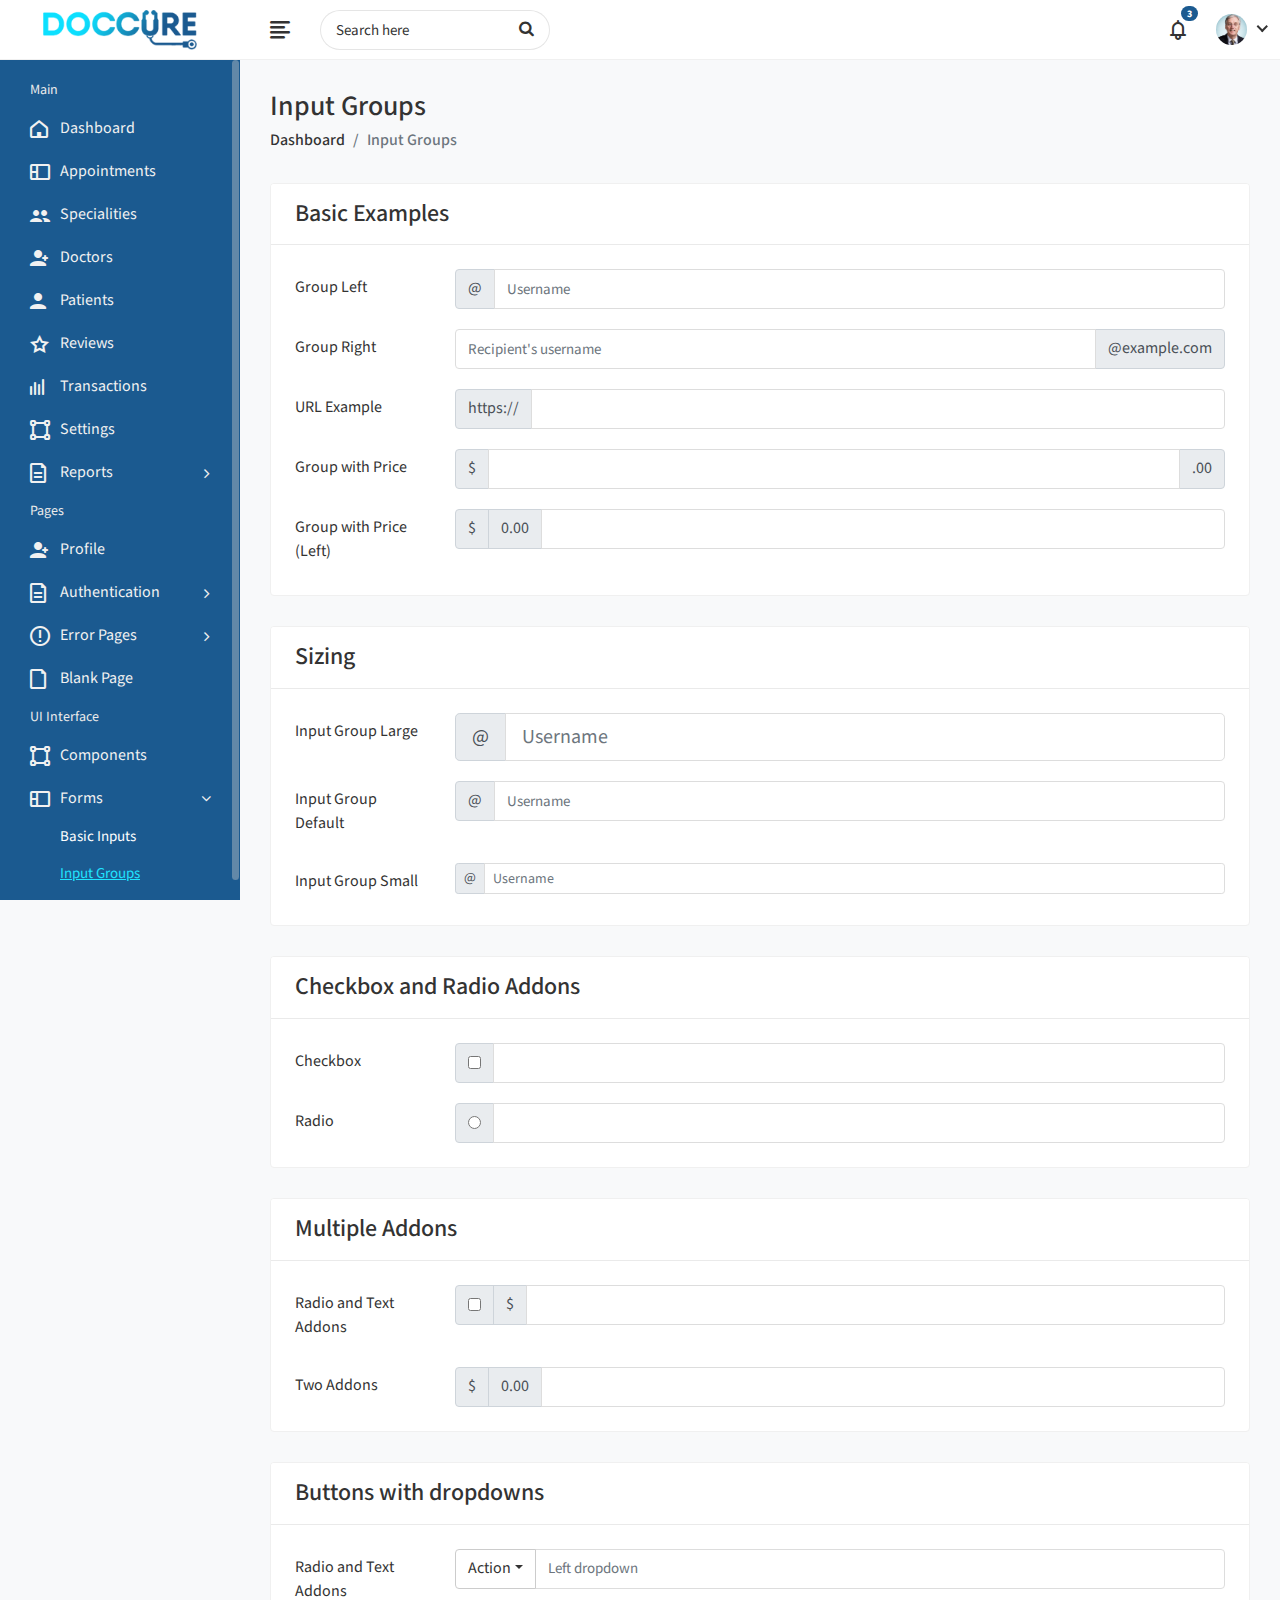
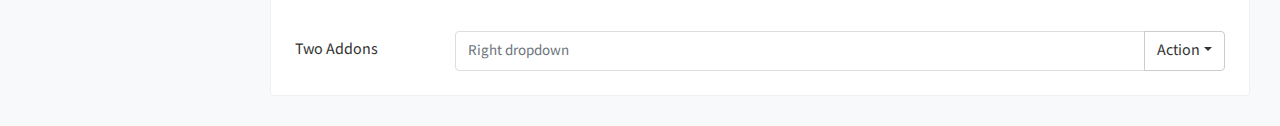
<file: Admin/form-input-groups.html>
<!DOCTYPE html>
<html lang="en">
    
<!-- Mirrored from dreamguys.co.in/demo/doccure/admin/form-input-groups.html by HTTrack Website Copier/3.x [XR&CO'2014], Sat, 30 Nov 2019 04:12:54 GMT -->
<head>
        <meta charset="utf-8">
        <meta name="viewport" content="width=device-width, initial-scale=1.0, user-scalable=0">
        <title>Doccure - Form Input Groups</title>
		
		<!-- Favicon -->
        <link rel="shortcut icon" type="image/x-icon" href="assets/img/favicon.png">
		
		<!-- Bootstrap CSS -->
        <link rel="stylesheet" href="assets/css/bootstrap.min.css">
		
		<!-- Fontawesome CSS -->
        <link rel="stylesheet" href="assets/css/font-awesome.min.css">
		
		<!-- Feathericon CSS -->
        <link rel="stylesheet" href="assets/css/feathericon.min.css">
		
		<!-- Main CSS -->
        <link rel="stylesheet" href="assets/css/style.css">
		
		<!--[if lt IE 9]>
			<script src="assets/js/html5shiv.min.js"></script>
			<script src="assets/js/respond.min.js"></script>
		<![endif]-->
    </head>
    <body>
	
		<!-- Main Wrapper -->
        <div class="main-wrapper">
		
			<!-- Header -->
            <div class="header">
			
				<!-- Logo -->
                <div class="header-left">
                    <a href="index.html" class="logo">
						<img src="assets/img/logo.png" alt="Logo">
					</a>
					<a href="index.html" class="logo logo-small">
						<img src="assets/img/logo-small.png" alt="Logo" width="30" height="30">
					</a>
                </div>
				<!-- /Logo -->
				
				<a href="javascript:void(0);" id="toggle_btn">
					<i class="fe fe-text-align-left"></i>
				</a>
				
				<div class="top-nav-search">
					<form>
						<input type="text" class="form-control" placeholder="Search here">
						<button class="btn" type="submit"><i class="fa fa-search"></i></button>
					</form>
				</div>
				
				<!-- Mobile Menu Toggle -->
				<a class="mobile_btn" id="mobile_btn">
					<i class="fa fa-bars"></i>
				</a>
				<!-- /Mobile Menu Toggle -->
				
				<!-- Header Right Menu -->
				<ul class="nav user-menu">

					<!-- Notifications -->
					<li class="nav-item dropdown noti-dropdown">
						<a href="#" class="dropdown-toggle nav-link" data-toggle="dropdown">
							<i class="fe fe-bell"></i> <span class="badge badge-pill">3</span>
						</a>
						<div class="dropdown-menu notifications">
							<div class="topnav-dropdown-header">
								<span class="notification-title">Notifications</span>
								<a href="javascript:void(0)" class="clear-noti"> Clear All </a>
							</div>
							<div class="noti-content">
								<ul class="notification-list">
									<li class="notification-message">
										<a href="#">
											<div class="media">
												<span class="avatar avatar-sm">
													<img class="avatar-img rounded-circle" alt="User Image" src="assets/img/doctors/doctor-thumb-01.jpg">
												</span>
												<div class="media-body">
													<p class="noti-details"><span class="noti-title">Dr. Ruby Perrin</span> Schedule <span class="noti-title">her appointment</span></p>
													<p class="noti-time"><span class="notification-time">4 mins ago</span></p>
												</div>
											</div>
										</a>
									</li>
									<li class="notification-message">
										<a href="#">
											<div class="media">
												<span class="avatar avatar-sm">
													<img class="avatar-img rounded-circle" alt="User Image" src="assets/img/patients/patient1.jpg">
												</span>
												<div class="media-body">
													<p class="noti-details"><span class="noti-title">Charlene Reed</span> has booked her appointment to <span class="noti-title">Dr. Ruby Perrin</span></p>
													<p class="noti-time"><span class="notification-time">6 mins ago</span></p>
												</div>
											</div>
										</a>
									</li>
									<li class="notification-message">
										<a href="#">
											<div class="media">
												<span class="avatar avatar-sm">
													<img class="avatar-img rounded-circle" alt="User Image" src="assets/img/patients/patient2.jpg">
												</span>
												<div class="media-body">
												<p class="noti-details"><span class="noti-title">Travis Trimble</span> sent a amount of $210 for his <span class="noti-title">appointment</span></p>
												<p class="noti-time"><span class="notification-time">8 mins ago</span></p>
												</div>
											</div>
										</a>
									</li>
									<li class="notification-message">
										<a href="#">
											<div class="media">
												<span class="avatar avatar-sm">
													<img class="avatar-img rounded-circle" alt="User Image" src="assets/img/patients/patient3.jpg">
												</span>
												<div class="media-body">
													<p class="noti-details"><span class="noti-title">Carl Kelly</span> send a message <span class="noti-title"> to his doctor</span></p>
													<p class="noti-time"><span class="notification-time">12 mins ago</span></p>
												</div>
											</div>
										</a>
									</li>
								</ul>
							</div>
							<div class="topnav-dropdown-footer">
								<a href="#">View all Notifications</a>
							</div>
						</div>
					</li>
					<!-- /Notifications -->
					
					<!-- User Menu -->
					<li class="nav-item dropdown has-arrow">
						<a href="#" class="dropdown-toggle nav-link" data-toggle="dropdown">
							<span class="user-img"><img class="rounded-circle" src="assets/img/profiles/avatar-01.jpg" width="31" alt="Ryan Taylor"></span>
						</a>
						<div class="dropdown-menu">
							<div class="user-header">
								<div class="avatar avatar-sm">
									<img src="assets/img/profiles/avatar-01.jpg" alt="User Image" class="avatar-img rounded-circle">
								</div>
								<div class="user-text">
									<h6>Ryan Taylor</h6>
									<p class="text-muted mb-0">Administrator</p>
								</div>
							</div>
							<a class="dropdown-item" href="profile.html">My Profile</a>
							<a class="dropdown-item" href="settings.html">Settings</a>
							<a class="dropdown-item" href="login.html">Logout</a>
						</div>
					</li>
					<!-- /User Menu -->
					
				</ul>
				<!-- /Header Right Menu -->
				
            </div>
			<!-- /Header -->
		<!-- Sidebar -->
            <div class="sidebar" id="sidebar">
                <div class="sidebar-inner slimscroll">
					<div id="sidebar-menu" class="sidebar-menu">
						<ul>
							<li class="menu-title"> 
								<span>Main</span>
							</li>
							<li> 
								<a href="index.html"><i class="fe fe-home"></i> <span>Dashboard</span></a>
							</li>
							<li> 
								<a href="appointment-list.html"><i class="fe fe-layout"></i> <span>Appointments</span></a>
							</li>
							<li> 
								<a href="specialities.html"><i class="fe fe-users"></i> <span>Specialities</span></a>
							</li>
							<li> 
								<a href="doctor-list.html"><i class="fe fe-user-plus"></i> <span>Doctors</span></a>
							</li>
							<li> 
								<a href="patient-list.html"><i class="fe fe-user"></i> <span>Patients</span></a>
							</li>
							<li> 
								<a href="reviews.html"><i class="fe fe-star-o"></i> <span>Reviews</span></a>
							</li>
							<li> 
								<a href="transactions-list.html"><i class="fe fe-activity"></i> <span>Transactions</span></a>
							</li>
							<li> 
								<a href="settings.html"><i class="fe fe-vector"></i> <span>Settings</span></a>
							</li>
							<li class="submenu">
								<a href="#"><i class="fe fe-document"></i> <span> Reports</span> <span class="menu-arrow"></span></a>
								<ul style="display: none;">
									<li><a href="invoice-report.html">Invoice Reports</a></li>
								</ul>
							</li>
							<li class="menu-title"> 
								<span>Pages</span>
							</li>
							<li> 
								<a href="profile.html"><i class="fe fe-user-plus"></i> <span>Profile</span></a>
							</li>
							<li class="submenu">
								<a href="#"><i class="fe fe-document"></i> <span> Authentication </span> <span class="menu-arrow"></span></a>
								<ul style="display: none;">
									<li><a href="login.html"> Login </a></li>
									<li><a href="register.html"> Register </a></li>
									<li><a href="forgot-password.html"> Forgot Password </a></li>
									<li><a href="lock-screen.html"> Lock Screen </a></li>
								</ul>
							</li>
							<li class="submenu">
								<a href="#"><i class="fe fe-warning"></i> <span> Error Pages </span> <span class="menu-arrow"></span></a>
								<ul style="display: none;">
									<li><a href="error-404.html">404 Error </a></li>
									<li><a href="error-500.html">500 Error </a></li>
								</ul>
							</li>
							<li> 
								<a href="blank-page.html"><i class="fe fe-file"></i> <span>Blank Page</span></a>
							</li>
							<li class="menu-title"> 
								<span>UI Interface</span>
							</li>
							<li> 
								<a href="components.html"><i class="fe fe-vector"></i> <span>Components</span></a>
							</li>
							<li class="submenu">
								<a href="#"><i class="fe fe-layout"></i> <span> Forms </span> <span class="menu-arrow"></span></a>
								<ul style="display: none;">
									<li><a href="form-basic-inputs.html">Basic Inputs </a></li>
									<li><a class="active" href="form-input-groups.html">Input Groups </a></li>
									<li><a href="form-horizontal.html">Horizontal Form </a></li>
									<li><a href="form-vertical.html"> Vertical Form </a></li>
									<li><a href="form-mask.html"> Form Mask </a></li>
									<li><a href="form-validation.html"> Form Validation </a></li>
								</ul>
							</li>
							<li class="submenu">
								<a href="#"><i class="fe fe-table"></i> <span> Tables </span> <span class="menu-arrow"></span></a>
								<ul style="display: none;">
									<li><a href="tables-basic.html">Basic Tables </a></li>
									<li><a href="data-tables.html">Data Table </a></li>
								</ul>
							</li>
							<li class="submenu">
								<a href="javascript:void(0);"><i class="fe fe-code"></i> <span>Multi Level</span> <span class="menu-arrow"></span></a>
								<ul style="display: none;">
									<li class="submenu">
										<a href="javascript:void(0);"> <span>Level 1</span> <span class="menu-arrow"></span></a>
										<ul style="display: none;">
											<li><a href="javascript:void(0);"><span>Level 2</span></a></li>
											<li class="submenu">
												<a href="javascript:void(0);"> <span> Level 2</span> <span class="menu-arrow"></span></a>
												<ul style="display: none;">
													<li><a href="javascript:void(0);">Level 3</a></li>
													<li><a href="javascript:void(0);">Level 3</a></li>
												</ul>
											</li>
											<li><a href="javascript:void(0);"> <span>Level 2</span></a></li>
										</ul>
									</li>
									<li>
										<a href="javascript:void(0);"> <span>Level 1</span></a>
									</li>
								</ul>
							</li>
						</ul>
					</div>
                </div>
            </div>
			<!-- /Sidebar -->
			
			<!-- Page Wrapper -->
            <div class="page-wrapper">
                <div class="content container-fluid">
					
					<!-- Page Header -->
					<div class="page-header">
						<div class="row">
							<div class="col">
								<h3 class="page-title">Input Groups</h3>
								<ul class="breadcrumb">
									<li class="breadcrumb-item"><a href="index.html">Dashboard</a></li>
									<li class="breadcrumb-item active">Input Groups</li>
								</ul>
							</div>
						</div>
					</div>
					<!-- /Page Header -->
					
					<div class="row">
						<div class="col-lg-12">
							<div class="card">
								<div class="card-header">
									<h4 class="card-title">Basic Examples</h4>
								</div>
								<div class="card-body">
									<form action="#">
										<div class="form-group row">
											<label class="col-form-label col-lg-2">Group Left</label>
											<div class="col-lg-10">
												<div class="input-group">
													<div class="input-group-prepend">
														<span class="input-group-text" id="basic-addon1">@</span>
													</div>
													<input type="text" class="form-control" placeholder="Username" aria-label="Username" aria-describedby="basic-addon1">
												</div>
											</div>
										</div>
										<div class="form-group row">
											<label class="col-form-label col-lg-2">Group Right</label>
											<div class="col-lg-10">
												<div class="input-group">
													<input type="text" class="form-control" placeholder="Recipient's username" aria-label="Recipient's username" aria-describedby="basic-addon2">
													<div class="input-group-append">
														<span class="input-group-text" id="basic-addon2">@example.com</span>
													</div>
												</div>
											</div>
										</div>
										<div class="form-group row">
											<label class="col-form-label col-lg-2">URL Example</label>
											<div class="col-lg-10">
												<div class="input-group">
													<div class="input-group-prepend">
														<span class="input-group-text">https://</span>
													</div>
													<input type="text" class="form-control">
												</div>
											</div>
										</div>

										<div class="form-group row">
											<label class="col-form-label col-lg-2">Group with Price</label>
											<div class="col-lg-10">
												<div class="input-group">
													<div class="input-group-prepend">
														<span class="input-group-text">$</span>
													</div>
													<input type="text" class="form-control">
													<div class="input-group-append">
														<span class="input-group-text">.00</span>
													</div>
												</div>
											</div>
										</div>

										<div class="form-group row mb-0">
											<label class="col-form-label col-lg-2">Group with Price (Left)</label>
											<div class="col-lg-10">
												<div class="input-group">
													<div class="input-group-prepend">
														<span class="input-group-text">$</span>
													</div>
													<div class="input-group-prepend">
														<span class="input-group-text">0.00</span>
													</div>
													<input type="text" class="form-control">
												</div>
											</div>
										</div>
									</form>
								</div>
							</div>
							<div class="card">
								<div class="card-header">
									<h4 class="card-title">Sizing</h4>
								</div>
								<div class="card-body">
									<form action="#">
										<div class="form-group row">
											<label class="col-form-label col-lg-2">Input Group Large</label>
											<div class="col-lg-10">
												<div class="input-group input-group-lg">
													<div class="input-group-prepend">
														<span class="input-group-text" id="sizing-addon1">@</span>
													</div>
													<input type="text" class="form-control" placeholder="Username" aria-describedby="sizing-addon1">
												</div>
											</div>
										</div>
										<div class="form-group row">
											<label class="col-form-label col-lg-2">Input Group Default</label>
											<div class="col-lg-10">
												<div class="input-group">
													<div class="input-group-prepend">
														<span class="input-group-text" id="sizing-addon2">@</span>
													</div>
													<input type="text" class="form-control" placeholder="Username" aria-describedby="sizing-addon2">
												</div>
											</div>
										</div>
										<div class="form-group row mb-0">
											<label class="col-form-label col-lg-2">Input Group Small</label>
											<div class="col-lg-10">
												<div class="input-group input-group-sm">
													<div class="input-group-prepend">
														<span class="input-group-text" id="sizing-addon3">@</span>
													</div>
													<input type="text" class="form-control" placeholder="Username" aria-describedby="sizing-addon3">
												</div>
											</div>
										</div>
									</form>
								</div>
							</div>
							<div class="card">
								<div class="card-header">
									<h4 class="card-title">Checkbox and Radio Addons</h4>
								</div>
								<div class="card-body">
									<form action="#">
										<div class="form-group row">
											<label class="col-form-label col-lg-2">Checkbox</label>
											<div class="col-lg-10">
												<div class="input-group">
													<div class="input-group-prepend">
														<span class="input-group-text">
															<input type="checkbox">
														</span>
													</div>
													<input type="text" class="form-control">
												</div>
											</div>
										</div>
										<div class="form-group row mb-0">
											<label class="col-form-label col-lg-2">Radio</label>
											<div class="col-lg-10">
												<div class="input-group">
													<div class="input-group-prepend">
														<span class="input-group-text">
															<input type="radio">
														</span>
													</div>
													<input type="text" class="form-control">
												</div>
											</div>
										</div>
									</form>
								</div>
							</div>
							<div class="card">
								<div class="card-header">
									<h4 class="card-title">Multiple Addons</h4>
								</div>
								<div class="card-body">
									<form action="#">
										<div class="form-group row">
											<label class="col-form-label col-lg-2">Radio and Text Addons</label>
											<div class="col-lg-10">
												<div class="input-group">
													<div class="input-group-prepend">
														<span class="input-group-text">
															<input type="checkbox">
														</span>
													</div>
													<div class="input-group-prepend">
														<span class="input-group-text">$</span>
													</div>
													<input type="text" class="form-control">
												</div>
											</div>
										</div>
										<div class="form-group row mb-0">
											<label class="col-form-label col-lg-2">Two Addons</label>
											<div class="col-lg-10">
												<div class="input-group">
													<div class="input-group-prepend">
														<span class="input-group-text">$</span>
													</div>
													<div class="input-group-prepend">
														<span class="input-group-text">0.00</span>
													</div>
													<input type="text" class="form-control">
												</div>
											</div>
										</div>
									</form>
								</div>
							</div>
							<div class="card">
								<div class="card-header">
									<h4 class="card-title">Buttons with dropdowns</h4>
								</div>
								<div class="card-body">
									<form action="#">
										<div class="form-group row">
											<label class="col-form-label col-lg-2">Radio and Text Addons</label>
											<div class="col-lg-10">
												<div class="input-group">
													<div class="input-group-prepend">
														<button type="button" class="btn btn-white dropdown-toggle" data-toggle="dropdown">Action</button>
														<div class="dropdown-menu">
															<a class="dropdown-item" href="#">Action</a>
															<a class="dropdown-item" href="#">Another action</a>
															<a class="dropdown-item" href="#">Something else here</a>
															<div role="separator" class="dropdown-divider"></div>
															<a class="dropdown-item" href="#">Separated link</a>
														</div>
													</div>
													<input type="text" class="form-control" placeholder="Left dropdown">
												</div>
											</div>
										</div>

										<div class="form-group row mb-0">
											<label class="col-form-label col-lg-2">Two Addons</label>
											<div class="col-lg-10">
												<div class="input-group">
													<input type="text" class="form-control" placeholder="Right dropdown">
													<div class="input-group-append">
														<button type="button" class="btn btn-white dropdown-toggle" data-toggle="dropdown">Action</button>
														<div class="dropdown-menu dropdown-menu-right">
															<a class="dropdown-item" href="#">Action</a>
															<a class="dropdown-item" href="#">Another action</a>
															<a class="dropdown-item" href="#">Something else here</a>
															<div role="separator" class="dropdown-divider"></div>
															<a class="dropdown-item" href="#">Separated link</a>
														</div>
													</div>
												</div>
											</div>
										</div>
									</form>
								</div>
							</div>
						</div>
					</div>
				
				</div>			
			</div>
			<!-- /Main Wrapper -->
		
        </div>
		<!-- /Main Wrapper -->
		
		<!-- jQuery -->
        <script src="assets/js/jquery-3.2.1.min.js"></script>
		
		<!-- Bootstrap Core JS -->
        <script src="assets/js/popper.min.js"></script>
        <script src="assets/js/bootstrap.min.js"></script>
		
		<!-- Slimscroll JS -->
        <script src="assets/plugins/slimscroll/jquery.slimscroll.min.js"></script>
		
		<!-- Custom JS -->
		<script  src="assets/js/script.js"></script>
		
    </body>

<!-- Mirrored from dreamguys.co.in/demo/doccure/admin/form-input-groups.html by HTTrack Website Copier/3.x [XR&CO'2014], Sat, 30 Nov 2019 04:12:54 GMT -->
</html>
</file>
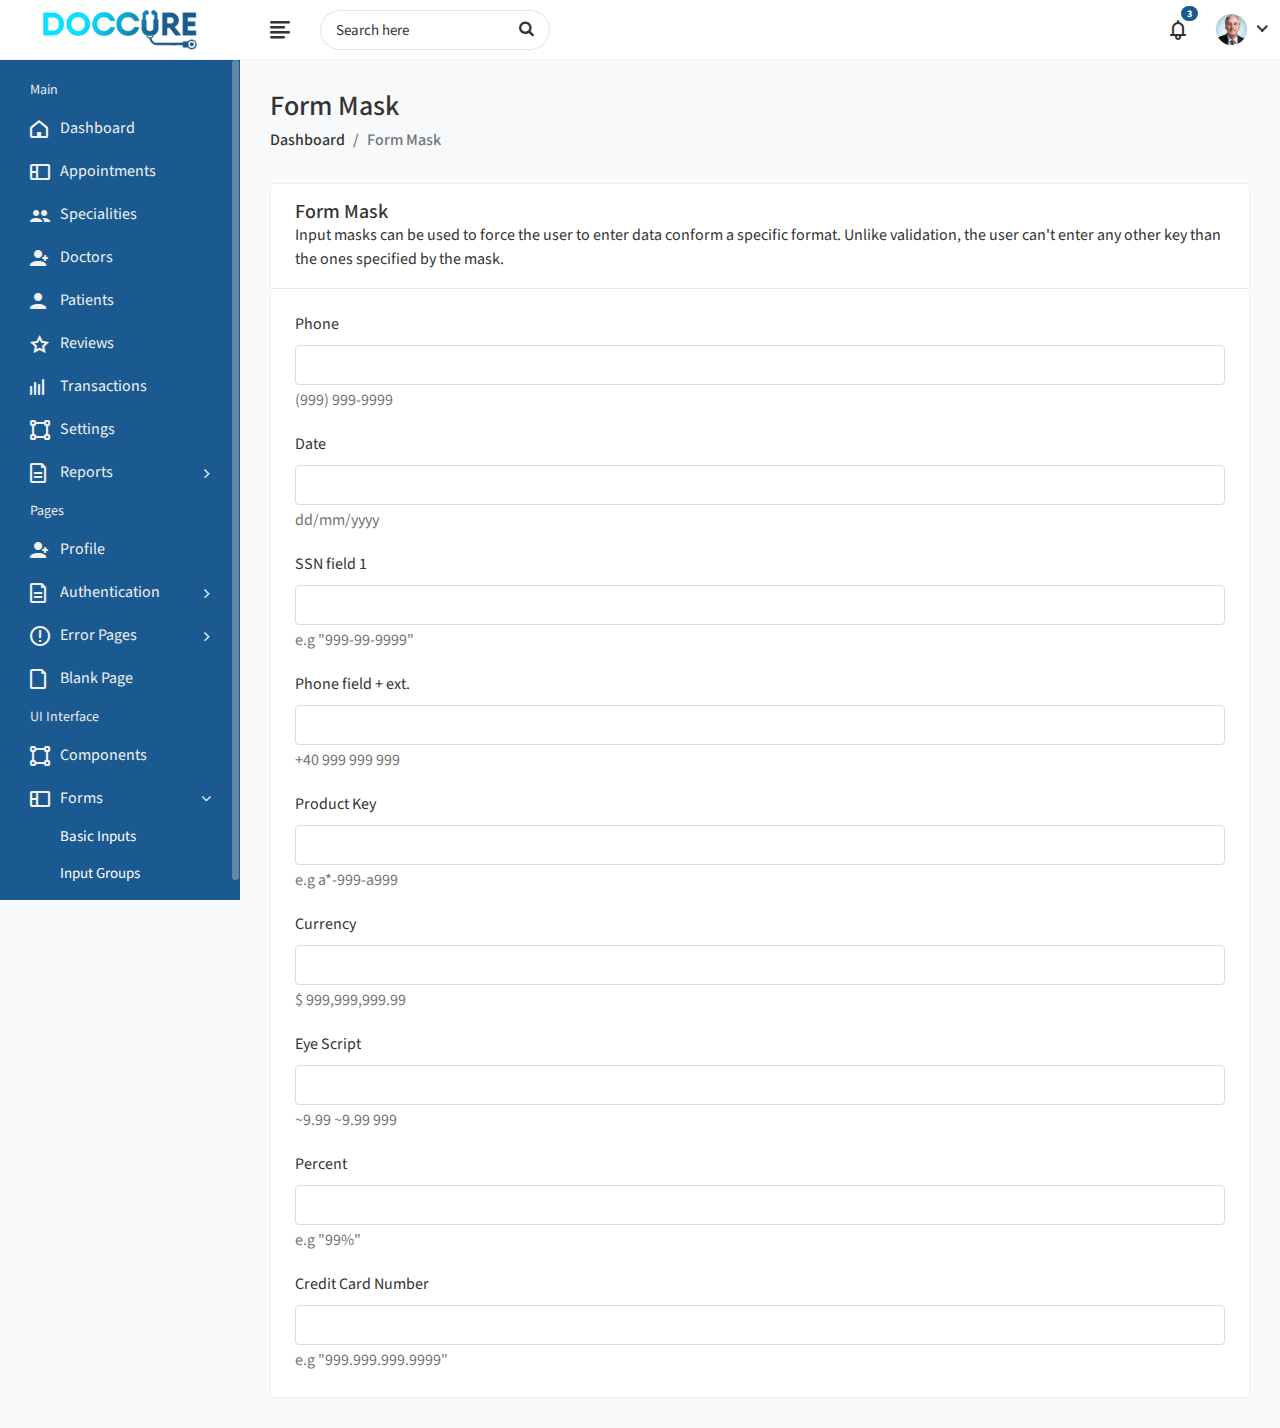
<file: Admin/form-mask.html>
<!DOCTYPE html>
<html lang="en">
    
<!-- Mirrored from dreamguys.co.in/demo/doccure/admin/form-mask.html by HTTrack Website Copier/3.x [XR&CO'2014], Sat, 30 Nov 2019 04:12:55 GMT -->
<head>
        <meta charset="utf-8">
        <meta name="viewport" content="width=device-width, initial-scale=1.0, user-scalable=0">
        <title>Doccure - Form Mask</title>
		
		<!-- Favicon -->
        <link rel="shortcut icon" type="image/x-icon" href="assets/img/favicon.png">
		
		<!-- Bootstrap CSS -->
        <link rel="stylesheet" href="assets/css/bootstrap.min.css">
		
		<!-- Fontawesome CSS -->
        <link rel="stylesheet" href="assets/css/font-awesome.min.css">
		
		<!-- Feathericon CSS -->
        <link rel="stylesheet" href="assets/css/feathericon.min.css">
		
		<!-- Main CSS -->
        <link rel="stylesheet" href="assets/css/style.css">
		
		<!--[if lt IE 9]>
			<script src="assets/js/html5shiv.min.js"></script>
			<script src="assets/js/respond.min.js"></script>
		<![endif]-->
    </head>
    <body>
	
		<!-- Main Wrapper -->
        <div class="main-wrapper">
		
			<!-- Header -->
            <div class="header">
			
				<!-- Logo -->
                <div class="header-left">
                    <a href="index.html" class="logo">
						<img src="assets/img/logo.png" alt="Logo">
					</a>
					<a href="index.html" class="logo logo-small">
						<img src="assets/img/logo-small.png" alt="Logo" width="30" height="30">
					</a>
                </div>
				<!-- /Logo -->
				
				<a href="javascript:void(0);" id="toggle_btn">
					<i class="fe fe-text-align-left"></i>
				</a>
				
				<div class="top-nav-search">
					<form>
						<input type="text" class="form-control" placeholder="Search here">
						<button class="btn" type="submit"><i class="fa fa-search"></i></button>
					</form>
				</div>
				
				<!-- Mobile Menu Toggle -->
				<a class="mobile_btn" id="mobile_btn">
					<i class="fa fa-bars"></i>
				</a>
				<!-- /Mobile Menu Toggle -->
				
				<!-- Header Right Menu -->
				<ul class="nav user-menu">

					<!-- Notifications -->
					<li class="nav-item dropdown noti-dropdown">
						<a href="#" class="dropdown-toggle nav-link" data-toggle="dropdown">
							<i class="fe fe-bell"></i> <span class="badge badge-pill">3</span>
						</a>
						<div class="dropdown-menu notifications">
							<div class="topnav-dropdown-header">
								<span class="notification-title">Notifications</span>
								<a href="javascript:void(0)" class="clear-noti"> Clear All </a>
							</div>
							<div class="noti-content">
								<ul class="notification-list">
									<li class="notification-message">
										<a href="#">
											<div class="media">
												<span class="avatar avatar-sm">
													<img class="avatar-img rounded-circle" alt="User Image" src="assets/img/doctors/doctor-thumb-01.jpg">
												</span>
												<div class="media-body">
													<p class="noti-details"><span class="noti-title">Dr. Ruby Perrin</span> Schedule <span class="noti-title">her appointment</span></p>
													<p class="noti-time"><span class="notification-time">4 mins ago</span></p>
												</div>
											</div>
										</a>
									</li>
									<li class="notification-message">
										<a href="#">
											<div class="media">
												<span class="avatar avatar-sm">
													<img class="avatar-img rounded-circle" alt="User Image" src="assets/img/patients/patient1.jpg">
												</span>
												<div class="media-body">
													<p class="noti-details"><span class="noti-title">Charlene Reed</span> has booked her appointment to <span class="noti-title">Dr. Ruby Perrin</span></p>
													<p class="noti-time"><span class="notification-time">6 mins ago</span></p>
												</div>
											</div>
										</a>
									</li>
									<li class="notification-message">
										<a href="#">
											<div class="media">
												<span class="avatar avatar-sm">
													<img class="avatar-img rounded-circle" alt="User Image" src="assets/img/patients/patient2.jpg">
												</span>
												<div class="media-body">
												<p class="noti-details"><span class="noti-title">Travis Trimble</span> sent a amount of $210 for his <span class="noti-title">appointment</span></p>
												<p class="noti-time"><span class="notification-time">8 mins ago</span></p>
												</div>
											</div>
										</a>
									</li>
									<li class="notification-message">
										<a href="#">
											<div class="media">
												<span class="avatar avatar-sm">
													<img class="avatar-img rounded-circle" alt="User Image" src="assets/img/patients/patient3.jpg">
												</span>
												<div class="media-body">
													<p class="noti-details"><span class="noti-title">Carl Kelly</span> send a message <span class="noti-title"> to his doctor</span></p>
													<p class="noti-time"><span class="notification-time">12 mins ago</span></p>
												</div>
											</div>
										</a>
									</li>
								</ul>
							</div>
							<div class="topnav-dropdown-footer">
								<a href="#">View all Notifications</a>
							</div>
						</div>
					</li>
					<!-- /Notifications -->
					
					<!-- User Menu -->
					<li class="nav-item dropdown has-arrow">
						<a href="#" class="dropdown-toggle nav-link" data-toggle="dropdown">
							<span class="user-img"><img class="rounded-circle" src="assets/img/profiles/avatar-01.jpg" width="31" alt="Ryan Taylor"></span>
						</a>
						<div class="dropdown-menu">
							<div class="user-header">
								<div class="avatar avatar-sm">
									<img src="assets/img/profiles/avatar-01.jpg" alt="User Image" class="avatar-img rounded-circle">
								</div>
								<div class="user-text">
									<h6>Ryan Taylor</h6>
									<p class="text-muted mb-0">Administrator</p>
								</div>
							</div>
							<a class="dropdown-item" href="profile.html">My Profile</a>
							<a class="dropdown-item" href="settings.html">Settings</a>
							<a class="dropdown-item" href="login.html">Logout</a>
						</div>
					</li>
					<!-- /User Menu -->
					
				</ul>
				<!-- /Header Right Menu -->
				
            </div>
			<!-- /Header -->
		<!-- Sidebar -->
            <div class="sidebar" id="sidebar">
                <div class="sidebar-inner slimscroll">
					<div id="sidebar-menu" class="sidebar-menu">
						<ul>
							<li class="menu-title"> 
								<span>Main</span>
							</li>
							<li> 
								<a href="index.html"><i class="fe fe-home"></i> <span>Dashboard</span></a>
							</li>
							<li> 
								<a href="appointment-list.html"><i class="fe fe-layout"></i> <span>Appointments</span></a>
							</li>
							<li> 
								<a href="specialities.html"><i class="fe fe-users"></i> <span>Specialities</span></a>
							</li>
							<li> 
								<a href="doctor-list.html"><i class="fe fe-user-plus"></i> <span>Doctors</span></a>
							</li>
							<li> 
								<a href="patient-list.html"><i class="fe fe-user"></i> <span>Patients</span></a>
							</li>
							<li> 
								<a href="reviews.html"><i class="fe fe-star-o"></i> <span>Reviews</span></a>
							</li>
							<li> 
								<a href="transactions-list.html"><i class="fe fe-activity"></i> <span>Transactions</span></a>
							</li>
							<li> 
								<a href="settings.html"><i class="fe fe-vector"></i> <span>Settings</span></a>
							</li>
							<li class="submenu">
								<a href="#"><i class="fe fe-document"></i> <span> Reports</span> <span class="menu-arrow"></span></a>
								<ul style="display: none;">
									<li><a href="invoice-report.html">Invoice Reports</a></li>
								</ul>
							</li>
							<li class="menu-title"> 
								<span>Pages</span>
							</li>
							<li> 
								<a href="profile.html"><i class="fe fe-user-plus"></i> <span>Profile</span></a>
							</li>
							<li class="submenu">
								<a href="#"><i class="fe fe-document"></i> <span> Authentication </span> <span class="menu-arrow"></span></a>
								<ul style="display: none;">
									<li><a href="login.html"> Login </a></li>
									<li><a href="register.html"> Register </a></li>
									<li><a href="forgot-password.html"> Forgot Password </a></li>
									<li><a href="lock-screen.html"> Lock Screen </a></li>
								</ul>
							</li>
							<li class="submenu">
								<a href="#"><i class="fe fe-warning"></i> <span> Error Pages </span> <span class="menu-arrow"></span></a>
								<ul style="display: none;">
									<li><a href="error-404.html">404 Error </a></li>
									<li><a href="error-500.html">500 Error </a></li>
								</ul>
							</li>
							<li> 
								<a href="blank-page.html"><i class="fe fe-file"></i> <span>Blank Page</span></a>
							</li>
							<li class="menu-title"> 
								<span>UI Interface</span>
							</li>
							<li> 
								<a href="components.html"><i class="fe fe-vector"></i> <span>Components</span></a>
							</li>
							<li class="submenu">
								<a href="#"><i class="fe fe-layout"></i> <span> Forms </span> <span class="menu-arrow"></span></a>
								<ul style="display: none;">
									<li><a href="form-basic-inputs.html">Basic Inputs </a></li>
									<li><a href="form-input-groups.html">Input Groups </a></li>
									<li><a href="form-horizontal.html">Horizontal Form </a></li>
									<li><a href="form-vertical.html"> Vertical Form </a></li>
									<li><a class="active" href="form-mask.html"> Form Mask </a></li>
									<li><a href="form-validation.html"> Form Validation </a></li>
								</ul>
							</li>
							<li class="submenu">
								<a href="#"><i class="fe fe-table"></i> <span> Tables </span> <span class="menu-arrow"></span></a>
								<ul style="display: none;">
									<li><a href="tables-basic.html">Basic Tables </a></li>
									<li><a href="data-tables.html">Data Table </a></li>
								</ul>
							</li>
							<li class="submenu">
								<a href="javascript:void(0);"><i class="fe fe-code"></i> <span>Multi Level</span> <span class="menu-arrow"></span></a>
								<ul style="display: none;">
									<li class="submenu">
										<a href="javascript:void(0);"> <span>Level 1</span> <span class="menu-arrow"></span></a>
										<ul style="display: none;">
											<li><a href="javascript:void(0);"><span>Level 2</span></a></li>
											<li class="submenu">
												<a href="javascript:void(0);"> <span> Level 2</span> <span class="menu-arrow"></span></a>
												<ul style="display: none;">
													<li><a href="javascript:void(0);">Level 3</a></li>
													<li><a href="javascript:void(0);">Level 3</a></li>
												</ul>
											</li>
											<li><a href="javascript:void(0);"> <span>Level 2</span></a></li>
										</ul>
									</li>
									<li>
										<a href="javascript:void(0);"> <span>Level 1</span></a>
									</li>
								</ul>
							</li>
						</ul>
					</div>
                </div>
            </div>
			<!-- /Sidebar -->
			
			<!-- Page Wrapper -->
            <div class="page-wrapper">
                <div class="content container-fluid">
				
					<!-- Page Header -->
					<div class="page-header">
						<div class="row">
							<div class="col-sm-12">
								<h3 class="page-title">Form Mask</h3>
								<ul class="breadcrumb">
									<li class="breadcrumb-item"><a href="index.html">Dashboard</a></li>
									<li class="breadcrumb-item active">Form Mask</li>
								</ul>
							</div>
						</div>
					</div>
					<!-- /Page Header -->
					
					<div class="row">
						<div class="col-sm-12">
							<div class="card">
								<div class="card-header">
									<h5 class="card-title">Form Mask</h5>
									<p class="card-text">Input masks can be used to force the user to enter data conform a specific format. Unlike validation, the user can't enter any other key than the ones specified by the mask.</p>
								</div>
								<div class="card-body">
									<form action="#">
										<div class="form-group">
											<label>Phone</label>
											<input type="text" id="phone" class="form-control">
											<span class="form-text text-muted">(999) 999-9999</span>
										</div>
										<div class="form-group">
											<label>Date</label>
											<input type="text" id="date" class="form-control">
											<span class="form-text text-muted">dd/mm/yyyy</span>
										</div>
										<div class="form-group">
											<label>SSN field 1</label>
											<input type="text" id="ssn" class="form-control">
											<span class="form-text text-muted">e.g "999-99-9999"</span>
										</div>
										<div class="form-group">
											<label>Phone field + ext.</label>
											<input type="text" id="phoneExt" class="form-control">
											<span class="form-text text-muted">+40 999 999 999</span>
										</div>
										<div class="form-group">
											<label>Product Key</label>
											<input type="text" id="product" class="form-control">
											<span class="form-text text-muted">e.g a*-999-a999</span>
										</div>
										<div class="form-group">
											<label>Currency</label>
											<input type="text" id="currency" class="form-control">
											<span class="form-text text-muted">$ 999,999,999.99</span>
										</div>
										<div class="form-group">
											<label>Eye Script</label>
											<input type="text" id="eyescript" class="form-control">
											<span class="form-text text-muted">~9.99 ~9.99 999</span>
										</div>
										<div class="form-group">
											<label>Percent</label>
											<input type="text" id="pct" class="form-control">
											<span class="form-text text-muted">e.g "99%"</span>
										</div>
										<div class="form-group mb-0">
											<label>Credit Card Number</label>
											<input type="text" class="form-control" id="ccn">
											<span class="form-text text-muted">e.g "999.999.999.9999"</span>
										</div>
									</form>
								</div>
							</div>
						</div>
					</div>
				
				</div>			
			</div>
			<!-- /Page Wrapper -->
		
        </div>
		<!-- /Main Wrapper -->
		
		<!-- jQuery -->
        <script src="assets/js/jquery-3.2.1.min.js"></script>
		
		<!-- Bootstrap Core JS -->
        <script src="assets/js/popper.min.js"></script>
        <script src="assets/js/bootstrap.min.js"></script>
		
		<!-- Slimscroll JS -->
        <script src="assets/plugins/slimscroll/jquery.slimscroll.min.js"></script>
		
		<!-- Mask JS -->
		<script src="assets/js/jquery.maskedinput.min.js"></script>
        <script src="assets/js/mask.js"></script>
		
		<!-- Custom JS -->
		<script src="assets/js/script.js"></script>
		
    </body>

<!-- Mirrored from dreamguys.co.in/demo/doccure/admin/form-mask.html by HTTrack Website Copier/3.x [XR&CO'2014], Sat, 30 Nov 2019 04:12:56 GMT -->
</html>
</file>
<file: Admin/assets/css/feathericon.min.css>
@charset "utf-8";@font-face{font-family:feathericon;src:url(../fonts/feathericon.eot);src:url(../fonts/feathericond41d.eot?#iefix) format('embedded-opentype'),url(../fonts/feathericon.woff) format('woff'),url(../fonts/feathericon.ttf) format('truetype'),url(../fonts/feathericon.svg) format('svg');font-weight:400;font-style:normal}.fe{display:inline-block;font:normal normal normal 16px feathericon;font-size:inherit;text-rendering:auto;-webkit-font-smoothing:antialiased;-moz-osx-font-smoothing:grayscale}.fe-activity:before{content:"\f1e2"}.fe-add-cart:before{content:"\f1e6"}.fe-align-bottom:before{content:"\f1bf"}.fe-align-center:before{content:"\f195"}.fe-align-left:before{content:"\f196"}.fe-align-right:before{content:"\f197"}.fe-align-top:before{content:"\f1c0"}.fe-align-vertically:before{content:"\f1c1"}.fe-angry:before{content:"\f1b6"}.fe-app-menu:before{content:"\f198"}.fe-apron:before{content:"\f1fb"}.fe-arrow-down:before{content:"\f100"}.fe-arrow-left:before{content:"\f101"}.fe-arrow-right:before{content:"\f102"}.fe-arrow-up:before{content:"\f103"}.fe-artboard:before{content:"\f104"}.fe-audio-player:before{content:"\f199"}.fe-backward:before{content:"\f180"}.fe-bar:before{content:"\f105"}.fe-bar-chart:before{content:"\f106"}.fe-beer:before{content:"\f107"}.fe-beginner:before{content:"\f1f7"}.fe-bell:before{content:"\f108"}.fe-birthday-cake:before{content:"\f163"}.fe-bold:before{content:"\f179"}.fe-bolt:before{content:"\f1e3"}.fe-book:before{content:"\f109"}.fe-bookmark:before{content:"\f170"}.fe-bread:before{content:"\f206"}.fe-browser:before{content:"\f10b"}.fe-brush:before{content:"\f10c"}.fe-bug:before{content:"\f10d"}.fe-building:before{content:"\f10e"}.fe-bus:before{content:"\f1fe"}.fe-cage:before{content:"\f1e7"}.fe-calendar:before{content:"\f10f"}.fe-camera:before{content:"\f110"}.fe-car:before{content:"\f1ff"}.fe-cart:before{content:"\f1e8"}.fe-check:before{content:"\f111"}.fe-check-circle:before{content:"\f19a"}.fe-check-circle-o:before{content:"\f19b"}.fe-check-verified:before{content:"\f19c"}.fe-clock:before{content:"\f113"}.fe-close:before{content:"\f114"}.fe-cloud:before{content:"\f115"}.fe-cocktail:before{content:"\f116"}.fe-code:before{content:"\f117"}.fe-codepen:before{content:"\f1d3"}.fe-coffee:before{content:"\f166"}.fe-columns:before{content:"\f118"}.fe-comment:before{content:"\f119"}.fe-comment-o:before{content:"\f1d2"}.fe-commenting:before{content:"\f11a"}.fe-comments:before{content:"\f11b"}.fe-compress:before{content:"\f181"}.fe-credit-card:before{content:"\f1e9"}.fe-crop:before{content:"\f1c2"}.fe-cry:before{content:"\f1b7"}.fe-cutlery:before{content:"\f19d"}.fe-delete-link:before{content:"\f19e"}.fe-desktop:before{content:"\f11d"}.fe-diamond:before{content:"\f11e"}.fe-difference:before{content:"\f1c3"}.fe-disabled:before{content:"\f11f"}.fe-disappointed:before{content:"\f1b8"}.fe-distribute-horizontally:before{content:"\f1cf"}.fe-distribute-vertically:before{content:"\f1c5"}.fe-document:before{content:"\f19f"}.fe-donut:before{content:"\f1f9"}.fe-download:before{content:"\f120"}.fe-drop-down:before{content:"\f121"}.fe-drop-left:before{content:"\f122"}.fe-drop-right:before{content:"\f123"}.fe-drop-up:before{content:"\f124"}.fe-edit:before{content:"\f17f"}.fe-eject:before{content:"\f182"}.fe-elipsis-h:before{content:"\f125"}.fe-elipsis-v:before{content:"\f126"}.fe-equalizer:before{content:"\f1a0"}.fe-eraser:before{content:"\f1c6"}.fe-expand:before{content:"\f183"}.fe-export:before{content:"\f16e"}.fe-eye:before{content:"\f127"}.fe-facebook:before{content:"\f1d4"}.fe-fast-backward:before{content:"\f184"}.fe-fast-forward:before{content:"\f185"}.fe-feather:before{content:"\f174"}.fe-feed:before{content:"\f128"}.fe-file:before{content:"\f1b1"}.fe-file-audio:before{content:"\f1b2"}.fe-file-excel:before{content:"\f1a2"}.fe-file-image:before{content:"\f1b3"}.fe-file-movie:before{content:"\f1b4"}.fe-file-powerpoint:before{content:"\f1a3"}.fe-file-word:before{content:"\f1a4"}.fe-file-zip:before{content:"\f1b5"}.fe-filter:before{content:"\f173"}.fe-flag:before{content:"\f129"}.fe-folder:before{content:"\f12a"}.fe-folder-open:before{content:"\f176"}.fe-fork:before{content:"\f12b"}.fe-forward:before{content:"\f186"}.fe-frowing:before{content:"\f1b9"}.fe-frying-pan:before{content:"\f207"}.fe-gamepad:before{content:"\f191"}.fe-gear:before{content:"\f1a5"}.fe-gift:before{content:"\f1ea"}.fe-git:before{content:"\f1d5"}.fe-github:before{content:"\f1d6"}.fe-github-alt:before{content:"\f1d7"}.fe-globe:before{content:"\f12c"}.fe-google:before{content:"\f1d8"}.fe-google-plus:before{content:"\f1d9"}.fe-hash:before{content:"\f12d"}.fe-headphone:before{content:"\f18e"}.fe-heart:before{content:"\f12e"}.fe-heart-o:before{content:"\f167"}.fe-home:before{content:"\f12f"}.fe-import:before{content:"\f16f"}.fe-info:before{content:"\f130"}.fe-insert-link:before{content:"\f1a6"}.fe-instagram:before{content:"\f1da"}.fe-intersect:before{content:"\f1c7"}.fe-italic:before{content:"\f17a"}.fe-key:before{content:"\f131"}.fe-keyboard:before{content:"\f132"}.fe-kitchen-cooker:before{content:"\f1a7"}.fe-laptop:before{content:"\f133"}.fe-layer:before{content:"\f18c"}.fe-layout:before{content:"\f134"}.fe-line-chart:before{content:"\f135"}.fe-link:before{content:"\f136"}.fe-link-external:before{content:"\f137"}.fe-list-bullet:before{content:"\f17c"}.fe-list-order:before{content:"\f17d"}.fe-list-task:before{content:"\f17e"}.fe-location:before{content:"\f138"}.fe-lock:before{content:"\f139"}.fe-login:before{content:"\f13a"}.fe-logout:before{content:"\f13b"}.fe-loop:before{content:"\f192"}.fe-magic:before{content:"\f177"}.fe-mail:before{content:"\f13c"}.fe-map:before{content:"\f16d"}.fe-mask:before{content:"\f1c8"}.fe-medal:before{content:"\f13d"}.fe-megaphone:before{content:"\f13e"}.fe-mention:before{content:"\f164"}.fe-messanger:before{content:"\f1e1"}.fe-minus:before{content:"\f140"}.fe-mitarashi-dango:before{content:"\f208"}.fe-mobile:before{content:"\f141"}.fe-money:before{content:"\f1a8"}.fe-moon:before{content:"\f1ef"}.fe-mouse:before{content:"\f142"}.fe-music:before{content:"\f175"}.fe-notice-active:before{content:"\f200"}.fe-notice-off:before{content:"\f201"}.fe-notice-on:before{content:"\f202"}.fe-notice-push:before{content:"\f203"}.fe-octpus:before{content:"\f1fc"}.fe-open-mouth:before{content:"\f1ba"}.fe-palette:before{content:"\f165"}.fe-paper-plane:before{content:"\f178"}.fe-pause:before{content:"\f187"}.fe-pencil:before{content:"\f144"}.fe-phone:before{content:"\f145"}.fe-picture:before{content:"\f1a9"}.fe-picture-square:before{content:"\f1e4"}.fe-pie-chart:before{content:"\f146"}.fe-pinterest:before{content:"\f1db"}.fe-pizza:before{content:"\f147"}.fe-play:before{content:"\f188"}.fe-plug:before{content:"\f18f"}.fe-plus:before{content:"\f148"}.fe-pocket:before{content:"\f1dc"}.fe-pot:before{content:"\f1aa"}.fe-print:before{content:"\f171"}.fe-prototype:before{content:"\f149"}.fe-question:before{content:"\f14a"}.fe-quote-left:before{content:"\f14b"}.fe-quote-right:before{content:"\f14c"}.fe-rage:before{content:"\f1bb"}.fe-random:before{content:"\f189"}.fe-remove-cart:before{content:"\f1eb"}.fe-rice-cracker:before{content:"\f1fa"}.fe-rocket:before{content:"\f14d"}.fe-scale:before{content:"\f1c9"}.fe-search:before{content:"\f14e"}.fe-search-minus:before{content:"\f16a"}.fe-search-plus:before{content:"\f16b"}.fe-share:before{content:"\f14f"}.fe-shield:before{content:"\f172"}.fe-shopping-bag:before{content:"\f1ec"}.fe-sitemap:before{content:"\f150"}.fe-smile:before{content:"\f1bc"}.fe-smile-alt:before{content:"\f1bd"}.fe-smile-heart:before{content:"\f1f6"}.fe-smile-plus:before{content:"\f1f5"}.fe-speaker:before{content:"\f1ab"}.fe-squid:before{content:"\f1fd"}.fe-star:before{content:"\f151"}.fe-star-o:before{content:"\f168"}.fe-step-backward:before{content:"\f1d0"}.fe-step-forward:before{content:"\f1d1"}.fe-stop:before{content:"\f18b"}.fe-subtract:before{content:"\f1ca"}.fe-sunny-o:before{content:"\f1f0"}.fe-sunrise:before{content:"\f1f1"}.fe-sync:before{content:"\f194"}.fe-table:before{content:"\f1ac"}.fe-tablet:before{content:"\f152"}.fe-tag:before{content:"\f153"}.fe-target:before{content:"\f1f3"}.fe-taxi:before{content:"\f204"}.fe-terminal:before{content:"\f154"}.fe-text-align-center:before{content:"\f1cb"}.fe-text-align-justify:before{content:"\f1e5"}.fe-text-align-left:before{content:"\f1cc"}.fe-text-align-right:before{content:"\f1cd"}.fe-text-size:before{content:"\f17b"}.fe-ticket:before{content:"\f155"}.fe-tiled:before{content:"\f156"}.fe-timeline:before{content:"\f1ad"}.fe-tired:before{content:"\f1be"}.fe-train:before{content:"\f1f8"}.fe-trash:before{content:"\f157"}.fe-trophy:before{content:"\f158"}.fe-truck:before{content:"\f1ed"}.fe-tumbler-glass:before{content:"\f209"}.fe-twitter:before{content:"\f1dd"}.fe-umbrella:before{content:"\f1f2"}.fe-underline:before{content:"\f1ae"}.fe-union:before{content:"\f1ce"}.fe-unlock:before{content:"\f169"}.fe-upload:before{content:"\f159"}.fe-usb:before{content:"\f190"}.fe-user:before{content:"\f15a"}.fe-user-minus:before{content:"\f16c"}.fe-user-plus:before{content:"\f15b"}.fe-users:before{content:"\f15c"}.fe-vector:before{content:"\f15d"}.fe-video:before{content:"\f15e"}.fe-vr:before{content:"\f205"}.fe-wallet:before{content:"\f1ee"}.fe-warning:before{content:"\f15f"}.fe-watch:before{content:"\f1af"}.fe-watch-alt:before{content:"\f1b0"}.fe-wine-glass:before{content:"\f161"}.fe-wordpress:before{content:"\f1de"}.fe-wordpress-alt:before{content:"\f1df"}.fe-wrench:before{content:"\f162"}.fe-yaki-dango:before{content:"\f20a"}.fe-youtube:before{content:"\f1e0"}
</file>
<file: Admin/assets/css/style.css>
/*
Author       : Dreamguys
Template Name: Doccure - Bootstrap Admin Template
Version      : 1.0
*/

/*============================
 [Table of CSS]

1. General
2. Table
3. Helper Class
4. Bootstrap Classes
5. Select2
6. Nav Tabs
7. Components
8. Header
9. Sidebar
10. Content
11. Login
12. Lock Screen
13. Notifications
14. Dashboard
15. Invoice
16. Calendar
17. Inbox
18. Mail View
19. Error
20. Chat
21. Product
22. Product Details
23. Profile
24. Template Options
25. Responsive

========================================*/

/*-----------------
	1. General
-----------------------*/

@import url('https://fonts.googleapis.com/css?family=Mada:400,500,600,700&amp;display=swap');

@font-face {
	font-family: 'Material Icons';
	font-style: normal;
	font-weight: 400;
	src: url(../fonts/MaterialIcons-Regular.eot); /* For IE6-8 */
	src: local('Material Icons'),
	local('MaterialIcons-Regular'),
	url(../fonts/MaterialIcons-Regular.html) format('woff2'),
	url(../fonts/MaterialIcons-Regular.woff) format('woff'),
	url(../fonts/MaterialIcons-Regular.ttf) format('truetype');
}
html {
	height: 100%;
}
body {
	background-color: #f8f9fa;
	color: #333;
	font-family: 'Mada', sans-serif;
	font-size: 1rem;
	height: 100%;
	line-height: 1.5;
	overflow-x: hidden;
}

h1,
h2,
h3,
h4,
h5,
h6 {
	font-family: 'Mada', sans-serif;
	margin-top: 0;
}
a:hover,
a:active,
a:focus {
	outline: none;
	text-decoration: none;
	color: #00d0f1;
}
input:-webkit-autofill,
input:-webkit-autofill:hover,
input:-webkit-autofill:focus {
    -webkit-box-shadow: 0 0 0px 1000px white inset !important;
}
.form-control {
    border: 1px solid #ddd;
    box-shadow: none;
    color: #333;
    font-size: 15px;
    height: 40px;
}
.form-control:focus {
	border-color: #00d0f1;
	box-shadow: none;
	outline: 0 none;
}
.form-control.form-control-sm {
	height: calc(1.5em + .5rem + 2px);
}

.form-control.form-control-lg {
	height: calc(1.5em + 1rem + 2px);
}
a {
	color: #0dd9f9;
}
input,
button,
a {
	transition: all 0.4s ease;
	-moz-transition: all 0.4s ease;
	-o-transition: all 0.4s ease;
	-ms-transition: all 0.4s ease;
	-webkit-transition: all 0.4s ease;
}
input, input:focus,
button, button:focus {
	outline: none;
}
input[type="file"] {
    height: auto;
    min-height: calc(1.5em + .75rem + 2px);
}
input[type=text],
input[type=password] {
	-webkit-appearance: none;
	-moz-appearance: none;
	appearance: none;
}
textarea.form-control {
	resize: vertical;
}
.navbar-nav > li {
	float: left;
}
.form-group {
	margin-bottom: 1.25rem;
}
.input-group .form-control {
	height: 40px;
}
.nav .open > a,
.nav .open > a:focus,
.nav .open > a:hover {
	background-color: rgba(0, 0, 0, 0.1);
	border-color: rgba(0, 0, 0, 0.1);
}
.material-icons {
	font-family: 'Material Icons';
	font-weight: normal;
	font-style: normal;
	font-size: 24px;
	display: inline-block;
	line-height: 1;
	text-transform: none;
	letter-spacing: normal;
	word-wrap: normal;
	white-space: nowrap;
	direction: ltr;
	-webkit-font-smoothing: antialiased;
	text-rendering: optimizeLegibility;
	-moz-osx-font-smoothing: grayscale;
	font-feature-settings: 'liga';
}
.font-weight-600 {
	font-weight: 600;
}

/*-----------------
	2. Table
-----------------------*/

.table {
	color: #333;
	max-width: 100%;
	margin-bottom: 0;
	width: 100%;
}
.table-striped > tbody > tr:nth-of-type(2n+1) {
	background-color: #f8f9fa;
}
.table.no-border > tbody > tr > td,
.table > tbody > tr > th,
.table.no-border > tfoot > tr > td,
.table.no-border > tfoot > tr > th,
.table.no-border > thead > tr > td,
.table.no-border > thead > tr > th {
	border-top: 0;
	padding: 10px 8px;
}
.table-nowrap td,
.table-nowrap th {
	white-space: nowrap
}
.table.dataTable {
	border-collapse: collapse !important;
}
table.table td h2 {
	display: inline-block;
	font-size: inherit;
	font-weight: 400;
	margin: 0;
	padding: 0;
	vertical-align: middle;
}
table.table td h2.table-avatar {
    align-items: center;
    display: inline-flex;
    font-size: inherit;
    font-weight: 400;
    margin: 0;
    padding: 0;
    vertical-align: middle;
	white-space: nowrap;
}
table.table td h2 a {
	color: #333;
}
table.table td h2 a:hover {
	color: #00d0f1;
}
table.table td h2 span {
	color: #888;
	display: block;
	font-size: 12px;
	margin-top: 3px;
}
.table thead {
	background-color: #f8f9fa;
	border-bottom: 1px solid rgba(0, 0, 0, 0.03);
}
.table thead tr th {
	font-weight: 600;
	border: 0;
}
.table tbody tr {
	border-bottom: 1px solid rgba(0, 0, 0, 0.05);
}
.table tbody tr:last-child {
	border-color: transparent;
}
.table.table-center td,
.table.table-center th {
	vertical-align: middle;
}
.table-hover tbody tr:hover {
	background-color: #f7f7f7;
}
.table-hover tbody tr:hover td {
	color: #474648;
}
.table-striped thead tr {
	border-color: transparent;
}
.table-striped tbody tr {
	border-color: transparent;
}
.table-striped tbody tr:nth-of-type(even) {
	background-color: rgba(255, 255, 255, 0.3);
}
.table-striped tbody tr:nth-of-type(odd) {
	background-color: rgba(235, 235, 235, 0.4);
}
.table-bordered {
	border: 1px solid rgba(0, 0, 0, 0.05) !important;
}
.table-bordered th,
.table-bordered td {
	border-color: rgba(0, 0, 0, 0.05);
}
.card-table .card-body {
    padding: 0;
}
.card-table .card-body .table > thead > tr > th {
    border-top: 0;
}
.card-table .card-body .table tr td:first-child,
.card-table .card-body .table tr th:first-child {
    padding-left: 1.5rem;
}
.card-table .card-body .table tr td:last-child,
.card-table .card-body .table tr th:last-child {
    padding-right: 1.5rem;
}
.card-table .table td, .card-table .table th {
    border-top: 1px solid #e2e5e8;
    padding: 1rem 0.75rem;
    white-space: nowrap;
}
#delete_modal .modal-content {
	text-align: center;
}
/*-----------------
	3. Helper Class
-----------------------*/

.p-20 {
	padding: 20px !important;
}
.p-t-0 {
	padding-top: 0 !important;
}
.m-0 {
	margin: 0 !important;
}
.m-r-5 {
	margin-right: 5px !important;
}
.m-r-10 {
	margin-right: 10px !important;
}
.m-l-5 {
	margin-left: 5px !important;
}
.m-l-15 {
	margin-left: 15px !important;
}
.m-t-5 {
	margin-top: 5px !important;
}
.m-t-0 {
	margin-top: 0 !important;
}
.m-t-10 {
	margin-top: 10px !important;
}
.m-t-15 {
	margin-top: 15px !important;
}
.m-t-20 {
	margin-top: 20px !important;
}
.m-t-30 {
	margin-top: 30px !important;
}
.m-t-50 {
	margin-top: 50px !important;
}
.m-b-5 {
	margin-bottom: 5px !important;
}
.m-b-10 {
	margin-bottom: 10px !important;
}
.m-b-15 {
	margin-bottom: 15px !important;
}
.m-b-20 {
	margin-bottom: 20px !important;
}
.m-b-30 {
	margin-bottom: 30px !important;
}
.block {
	display: block !important;
}
.cal-icon {
	position: relative;
	width: 100%;
}
.cal-icon:after {
	color: #979797;
	content: "\f073";
	display: block;
	font-family: "FontAwesome";
    font-size: 15px;
    margin: auto;
    position: absolute;
    right: 15px;
    top: 10px;
}

/*-----------------
	4. Bootstrap Classes
-----------------------*/

.btn.focus, .btn:focus {
    box-shadow: unset;
}
.btn-white {
	background-color: #fff;
	border: 1px solid #ccc;
	color: #333;
}
.btn.btn-rounded {
	border-radius: 50px;
}
.bg-primary,
.badge-primary {
	background-color: #00d0f1 !important;
}
a.bg-primary:focus, 
a.bg-primary:hover, 
button.bg-primary:focus, 
button.bg-primary:hover {
    background-color: #19c1dc !important;
}
.bg-success,
.badge-success {
	background-color: #7bb13c !important;
}
a.bg-success:focus, 
a.bg-success:hover, 
button.bg-success:focus, 
button.bg-success:hover {
    background-color: #699834 !important;
}
.bg-info,
.badge-info {
	background-color: #009efb !important;
}
a.bg-info:focus, 
a.bg-info:hover, 
button.bg-info:focus, 
button.bg-info:hover {
    background-color: #028ee1 !important;
}
.bg-warning,
.badge-warning {
	background-color: #ffbc34 !important;
}
a.bg-warning:focus, 
a.bg-warning:hover, 
button.bg-warning:focus, 
button.bg-warning:hover {
    background-color: #e9ab2e !important;
}
.bg-danger,
.badge-danger {
	background-color: #e84646 !important;
}
a.bg-danger:focus, 
a.bg-danger:hover, 
button.bg-danger:focus, 
button.bg-danger:hover {
    background-color: #e63333 !important;
}
.bg-white {
	background-color: #fff;
}
.bg-purple,
.badge-purple {
    background-color: #9368e9 !important;
}
.text-primary,
.dropdown-menu > li > a.text-primary {
	color: #00d0f1 !important
}
.text-success,
.dropdown-menu > li > a.text-success {
	color: #699834 !important;
}
.text-danger,
.dropdown-menu > li > a.text-danger {
	color: #e84646 !important;
}
.text-info,
.dropdown-menu > li > a.text-info {
	color: #009efb !important;
}
.text-warning,
.dropdown-menu > li > a.text-warning {
	color: #ffbc34 !important;
}
.text-purple,
.dropdown-menu > li > a.text-purple {
	color: #7460ee !important;
}
.text-muted {
    color: #757575 !important;
}
.text-secondary {
    color: #b8bdc1!important;
}
.border-primary {
    border-color: #00d0f1!important;
}
.btn-primary {
	background-color: #00d0f1;
    border: 1px solid #00d0f1;
}
.btn-primary:hover,
.btn-primary:focus,
.btn-primary.active,
.btn-primary:active,
.open > .dropdown-toggle.btn-primary {
	background-color: #19c1dc;
	border: 1px solid #19c1dc;
}
.nav-pills .nav-link.active, .nav-pills .show>.nav-link {
    color: #fff;
    background-color: #00d0f1;
}
.btn-primary.active.focus,
.btn-primary.active:focus,
.btn-primary.active:hover,
.btn-primary.focus:active,
.btn-primary:active:focus,
.btn-primary:active:hover,
.open > .dropdown-toggle.btn-primary.focus,
.open > .dropdown-toggle.btn-primary:focus,
.open > .dropdown-toggle.btn-primary:hover {
	background-color: #19c1dc;
	border: 1px solid #19c1dc;
}
.btn-primary.active:not(:disabled):not(.disabled),
.btn-primary:active:not(:disabled):not(.disabled),
.show > .btn-primary.dropdown-toggle {
	background-color: #19c1dc;
	border-color: #19c1dc;
	color: #fff;
}
.btn-primary.active:focus:not(:disabled):not(.disabled), 
.btn-primary:active:focus:not(:disabled):not(.disabled), 
.show > .btn-primary.dropdown-toggle:focus {
	box-shadow: unset;
}
.btn-primary.disabled, .btn-primary:disabled {
    background-color: #00d0f1;
    border-color: #00d0f1;
    color: #fff;
}
.btn-secondary.active:focus:not(:disabled):not(.disabled), 
.btn-secondary:active:focus:not(:disabled):not(.disabled), 
.show > .btn-secondary.dropdown-toggle:focus {
	box-shadow: unset;
}
.btn-success {
	background-color: #7bb13c;
	border: 1px solid #7bb13c
}
.btn-success:hover,
.btn-success:focus,
.btn-success.active,
.btn-success:active,
.open > .dropdown-toggle.btn-success {
	background-color: #699834;
	border: 1px solid #699834;
	color: #fff;
}
.btn-success.active.focus,
.btn-success.active:focus,
.btn-success.active:hover,
.btn-success.focus:active,
.btn-success:active:focus,
.btn-success:active:hover,
.open > .dropdown-toggle.btn-success.focus,
.open > .dropdown-toggle.btn-success:focus,
.open > .dropdown-toggle.btn-success:hover {
	background-color: #699834;
	border: 1px solid #699834
}
.btn-success.active:not(:disabled):not(.disabled),
.btn-success:active:not(:disabled):not(.disabled),
.show > .btn-success.dropdown-toggle {
	background-color: #699834;
	border-color: #699834;
	color: #fff;
}
.btn-success.active:focus:not(:disabled):not(.disabled), 
.btn-success:active:focus:not(:disabled):not(.disabled), 
.show > .btn-success.dropdown-toggle:focus {
	box-shadow: unset;
}
.btn-success.disabled, .btn-success:disabled {
    background-color: #7bb13c;
    border-color: #7bb13c;
    color: #fff;
}
.btn-info {
	background-color: #009efb;
	border: 1px solid #009efb
}
.btn-info:hover,
.btn-info:focus,
.btn-info.active,
.btn-info:active,
.open > .dropdown-toggle.btn-info {
	background-color: #028ee1;
	border: 1px solid #028ee1
}
.btn-info.active.focus,
.btn-info.active:focus,
.btn-info.active:hover,
.btn-info.focus:active,
.btn-info:active:focus,
.btn-info:active:hover,
.open > .dropdown-toggle.btn-info.focus,
.open > .dropdown-toggle.btn-info:focus,
.open > .dropdown-toggle.btn-info:hover {
	background-color: #028ee1;
	border: 1px solid #028ee1
}
.btn-info.active:not(:disabled):not(.disabled),
.btn-info:active:not(:disabled):not(.disabled),
.show > .btn-info.dropdown-toggle {
	background-color: #028ee1;
	border-color: #028ee1;
	color: #fff;
}
.btn-info.active:focus:not(:disabled):not(.disabled), 
.btn-info:active:focus:not(:disabled):not(.disabled), 
.show > .btn-info.dropdown-toggle:focus {
	box-shadow: unset;
}
.btn-info.disabled, .btn-info:disabled {
    background-color: #009efb;
    border-color: #009efb;
    color: #fff;
}
.btn-warning {
	background-color: #ffbc34;
	border: 1px solid #ffbc34
}
.btn-warning:hover,
.btn-warning:focus,
.btn-warning.active,
.btn-warning:active,
.open > .dropdown-toggle.btn-warning {
	background-color: #e9ab2e;
	border: 1px solid #e9ab2e
}
.btn-warning.active.focus,
.btn-warning.active:focus,
.btn-warning.active:hover,
.btn-warning.focus:active,
.btn-warning:active:focus,
.btn-warning:active:hover,
.open > .dropdown-toggle.btn-warning.focus,
.open > .dropdown-toggle.btn-warning:focus,
.open > .dropdown-toggle.btn-warning:hover {
	background-color: #e9ab2e;
	border: 1px solid #e9ab2e
}
.btn-warning.active:not(:disabled):not(.disabled),
.btn-warning:active:not(:disabled):not(.disabled),
.show > .btn-danger.dropdown-toggle {
	background-color: #e9ab2e;
	border-color: #e9ab2e;
	color: #fff;
}
.btn-warning.active:focus:not(:disabled):not(.disabled), 
.btn-warning:active:focus:not(:disabled):not(.disabled), 
.show > .btn-warning.dropdown-toggle:focus {
	box-shadow: unset;
}
.btn-warning.disabled, .btn-warning:disabled {
    background-color: #ffbc34;
    border-color: #ffbc34;
    color: #fff;
}
.btn-danger {
	background-color: #e84646;
	border: 1px solid #e84646;
}
.btn-danger:hover,
.btn-danger:focus,
.btn-danger.active,
.btn-danger:active,
.open > .dropdown-toggle.btn-danger {
	background-color: #e63333;
	border: 1px solid #e63333;
}
.btn-danger.active.focus,
.btn-danger.active:focus,
.btn-danger.active:hover,
.btn-danger.focus:active,
.btn-danger:active:focus,
.btn-danger:active:hover,
.open > .dropdown-toggle.btn-danger.focus,
.open > .dropdown-toggle.btn-danger:focus,
.open > .dropdown-toggle.btn-danger:hover {
	background-color: #e63333;
	border: 1px solid #e63333;
}
.btn-danger.active:not(:disabled):not(.disabled),
.btn-danger:active:not(:disabled):not(.disabled),
.show > .btn-danger.dropdown-toggle {
	background-color: #e63333;
	border-color: #e63333;
	color: #fff;
}
.btn-danger.active:focus:not(:disabled):not(.disabled), 
.btn-danger:active:focus:not(:disabled):not(.disabled), 
.show > .btn-danger.dropdown-toggle:focus {
	box-shadow: unset;
}
.btn-danger.disabled, .btn-danger:disabled {
    background-color: #f62d51;
    border-color: #f62d51;
    color: #fff;
}
.btn-light.active:focus:not(:disabled):not(.disabled), 
.btn-light:active:focus:not(:disabled):not(.disabled), 
.show > .btn-light.dropdown-toggle:focus {
    box-shadow: unset;
}
.btn-dark.active:focus:not(:disabled):not(.disabled), 
.btn-dark:active:focus:not(:disabled):not(.disabled), 
.show > .btn-dark.dropdown-toggle:focus {
    box-shadow: unset;
}
.btn-outline-primary {
	color: #00d0f1;
	border-color: #00d0f1;
}
.btn-outline-primary:hover {
	background-color: #00d0f1;
	border-color: #00d0f1;
}
.btn-outline-primary:focus, 
.btn-outline-primary.focus {
	box-shadow: none;
}
.btn-outline-primary.disabled, 
.btn-outline-primary:disabled {
	color: #00d0f1;
	background-color: transparent;
}
.btn-outline-primary:not(:disabled):not(.disabled):active, 
.btn-outline-primary:not(:disabled):not(.disabled).active,
.show > .btn-outline-primary.dropdown-toggle {
	background-color: #00d0f1;
	border-color: #00d0f1;
}
.btn-outline-primary:not(:disabled):not(.disabled):active:focus, 
.btn-outline-primary:not(:disabled):not(.disabled).active:focus,
.show > .btn-outline-primary.dropdown-toggle:focus {
	box-shadow: none;
}
.btn-outline-success {
	color: #7bb13c;
	border-color: #7bb13c;
}
.btn-outline-success:hover {
	background-color: #7bb13c;
	border-color: #7bb13c;
}
.btn-outline-success:focus, .btn-outline-success.focus {
	box-shadow: none;
}
.btn-outline-success.disabled, .btn-outline-success:disabled {
	color: #7bb13c;
	background-color: transparent;
}
.btn-outline-success:not(:disabled):not(.disabled):active, 
.btn-outline-success:not(:disabled):not(.disabled).active,
.show > .btn-outline-success.dropdown-toggle {
	background-color: #7bb13c;
	border-color: #7bb13c;
}
.btn-outline-success:not(:disabled):not(.disabled):active:focus, 
.btn-outline-success:not(:disabled):not(.disabled).active:focus,
.show > .btn-outline-success.dropdown-toggle:focus {
	box-shadow: none;
}
.btn-outline-info {
	color: #009efb;
	border-color: #009efb;
}
.btn-outline-info:hover {
	color: #fff;
	background-color: #009efb;
	border-color: #009efb;
}
.btn-outline-info:focus, .btn-outline-info.focus {
	box-shadow: none;
}
.btn-outline-info.disabled, .btn-outline-info:disabled {
	background-color: transparent;
	color: #009efb;
}
.btn-outline-info:not(:disabled):not(.disabled):active, 
.btn-outline-info:not(:disabled):not(.disabled).active,
.show > .btn-outline-info.dropdown-toggle {
	background-color: #009efb;
	border-color: #009efb;
}
.btn-outline-info:not(:disabled):not(.disabled):active:focus, 
.btn-outline-info:not(:disabled):not(.disabled).active:focus,
.show > .btn-outline-info.dropdown-toggle:focus {
	box-shadow: none;
}
.btn-outline-warning {
	color: #ffbc34;
	border-color: #ffbc34;
}
.btn-outline-warning:hover {
	color: #212529;
	background-color: #ffbc34;
	border-color: #ffbc34;
}
.btn-outline-warning:focus, .btn-outline-warning.focus {
	box-shadow: none;
}
.btn-outline-warning.disabled, .btn-outline-warning:disabled {
	background-color: transparent;
	color: #ffbc34;
}
.btn-outline-warning:not(:disabled):not(.disabled):active, 
.btn-outline-warning:not(:disabled):not(.disabled).active,
.show > .btn-outline-warning.dropdown-toggle {
	color: #212529;
	background-color: #ffbc34;
	border-color: #ffbc34;
}
.btn-outline-warning:not(:disabled):not(.disabled):active:focus, 
.btn-outline-warning:not(:disabled):not(.disabled).active:focus,
.show > .btn-outline-warning.dropdown-toggle:focus {
	box-shadow: none;
}
.btn-outline-danger {
	color: #e84646;
	border-color: #e84646;
}
.btn-outline-danger:hover {
	color: #fff;
	background-color: #e84646;
	border-color: #e84646;
}
.btn-outline-danger:focus, .btn-outline-danger.focus {
	box-shadow: none;
}
.btn-outline-danger.disabled, .btn-outline-danger:disabled {
	background-color: transparent;
	color: #e84646;
}
.btn-outline-danger:not(:disabled):not(.disabled):active, 
.btn-outline-danger:not(:disabled):not(.disabled).active,
.show > .btn-outline-danger.dropdown-toggle {
	background-color: #e84646;
	border-color: #e84646;
}
.btn-outline-danger:not(:disabled):not(.disabled):active:focus, 
.btn-outline-danger:not(:disabled):not(.disabled).active:focus,
.show > .btn-outline-danger.dropdown-toggle:focus {
	box-shadow: none;
}
.btn-outline-light {
    color: #ababab;
    border-color: #e6e6e6;
}
.btn-outline-light.disabled, .btn-outline-light:disabled {
    color: #ababab;
}
.pagination > .active > a, 
.pagination > .active > a:focus,
.pagination > .active > a:hover,
.pagination > .active > span,
.pagination > .active > span:focus,
.pagination > .active > span:hover {
	background-color: #00d0f1;
	border-color: #00d0f1;
}
.pagination > li > a, 
.pagination > li > span {
	color: #00d0f1;
}
.page-link:hover {
	color: #00d0f1;
}
.page-link:focus {
	box-shadow: unset;
}
.page-item.active .page-link {
	background-color: #00d0f1;
	border-color: #00d0f1;
}
.dropdown-menu {
	border: 1px solid rgba(0, 0, 0, 0.1);
	border-radius: 3px;
	transform-origin: left top 0;
	box-shadow: inherit;
	background-color: #fff;
}
.dropdown-item.active, .dropdown-item:active {
    background-color: #00d0f1;
}
.navbar-nav .open .dropdown-menu {
	border: 0;
	box-shadow: 0 0 10px rgba(0, 0, 0, 0.1);
	background-color: #fff;
}
.dropdown-menu {
	font-size: 14px;
}
.card {
    border: 1px solid #f0f0f0;
    margin-bottom: 1.875rem;
}
.card-body {
	padding: 1.5rem;
}
.card-header {
	border-bottom: 1px solid #e6e6e6;
	padding: 1rem 1.5rem;
}
.card-footer {
	background-color: #fff;
	border-top: 1px solid #e6e6e6;
	padding: 1rem 1.5rem;
}
.card .card-header {
    background-color: #fff;
    border-bottom: 1px solid #eaeaea;
}
.card .card-header .card-title {
    margin-bottom: 0;
}
.modal-footer.text-left {
	text-align: left;
}
.modal-footer.text-center {
	text-align: center;
}
.btn-light {
	border-color: #e6e6e6;
	color: #a6a6a6;
}
.bootstrap-datetimepicker-widget table td.active, .bootstrap-datetimepicker-widget table td.active:hover {
	background-color: #00d0f1;
	text-shadow: unset;
}
.bootstrap-datetimepicker-widget table td.today:before{
	border-bottom-color:#00d0f1;
}
.bg-info-light{
	background-color:rgba(2, 182, 179,0.12) !important;
	color:#1db9aa !important;
}
.bg-primary-light{
	background-color:rgba(17, 148, 247,0.12) !important;
	color:#2196f3 !important;
}
.bg-danger-light{
	background-color:rgba(242, 17, 54,0.12) !important;
	color:#e63c3c !important;
}
.bg-warning-light{
	background-color:rgba(255, 152, 0,0.12) !important;
	color:#f39c12 !important;
}
.bg-success-light{
	background-color:rgba(15, 183, 107,0.12) !important;
	color:#26af48 !important;
}
.bg-purple-light{
	background-color:rgba(197, 128, 255,0.12) !important;
	color:#c580ff !important;
}
.bg-default-light{
	background-color:rgba(40, 52, 71,0.12) !important;
	color:#283447 !important;
}

/*-----------------
	5. Select2
-----------------------*/

.select2-container .select2-selection--single {
	border: 1px solid #ddd;
	height: 40px;
}
.select2-container--default .select2-selection--single .select2-selection__arrow {
	height: 38px;
	right: 7px;
}
.select2-container--default .select2-selection--single .select2-selection__arrow b {
	border-color: #ddd transparent transparent;
	border-style: solid;
	border-width: 6px 6px 0;
	height: 0;
	left: 50%;
	margin-left: -10px;
	margin-top: -2px;
	position: absolute;
	top: 50%;
	width: 0;
}
.select2-container--default.select2-container--open .select2-selection--single .select2-selection__arrow b {
	border-color: transparent transparent #ddd;
	border-width: 0 6px 6px;
}
.select2-container .select2-selection--single .select2-selection__rendered {
	padding-right: 30px;
	padding-left: 15px;
}
.select2-container--default .select2-selection--single .select2-selection__rendered {
	color: #333;
	font-size: 15px;
	font-weight: normal;
	line-height: 38px;
}
.select2-container--default .select2-results__option--highlighted[aria-selected] {
	background-color: #00d0f1;
}
.select2-container--default .select2-selection--multiple {
	border: 1px solid #ddd;
	min-height: 40px;
}

/*-----------------
	6. Nav Tabs
-----------------------*/

.nav-tabs {
	border-bottom: 1px solid #e6e6e6;
}
.card-header-tabs {
    border-bottom: 0;
}
.nav-tabs > li > a {
	margin-right: 0;
	color: #888;
	border-radius: 0;
}
.nav-tabs > li > a:hover,
.nav-tabs > li > a:focus {
	border-color: transparent;
	color: #333;
}
.nav-tabs.nav-tabs-solid > li > a {
	color: #333;
}
.nav-tabs.nav-tabs-solid > .active > a,
.nav-tabs.nav-tabs-solid > .active > a:hover,
.nav-tabs.nav-tabs-solid > .active > a:focus {
	background-color: #00d0f1;
	border-color: #00d0f1;
	color: #fff;
}
.tab-content {
	padding-top: 20px;
}
.nav-tabs .nav-link {
	border-radius: 0;
}
.nav-tabs .nav-link:focus, .nav-tabs .nav-link:hover {
    background-color: #eee;
    border-color: transparent;
	color: #333;
}
.nav-tabs.nav-justified > li > a {
	border-radius: 0;
	margin-bottom: 0;
}
.nav-tabs.nav-justified > li > a:hover,
.nav-tabs.nav-justified > li > a:focus {
	border-bottom-color: #ddd;
}
.nav-tabs.nav-justified.nav-tabs-solid > li > a {
	border-color: transparent;
}
.nav-tabs.nav-tabs-solid > li > a {
	color: #333;
}
.nav-tabs.nav-tabs-solid > li > a.active,
.nav-tabs.nav-tabs-solid > li > a.active:hover,
.nav-tabs.nav-tabs-solid > li > a.active:focus {
	background-color: #00d0f1;
	border-color: #00d0f1;
	color: #fff;
}
.nav-tabs.nav-tabs-solid.nav-tabs-rounded {
	border-radius: 50px;
}
.nav-tabs.nav-tabs-solid.nav-tabs-rounded > li > a {
	border-radius: 50px;
}
.nav-tabs.nav-tabs-solid.nav-tabs-rounded > li > a.active,
.nav-tabs.nav-tabs-solid.nav-tabs-rounded > li > a.active:hover,
.nav-tabs.nav-tabs-solid.nav-tabs-rounded > li > a.active:focus {
	border-radius: 50px;
}
.nav-tabs-justified > li > a {
	border-radius: 0;
	margin-bottom: 0;
}
.nav-tabs-justified > li > a:hover,
.nav-tabs-justified > li > a:focus {
	border-bottom-color: #ddd;
}
.nav-tabs-justified.nav-tabs-solid > li > a {
	border-color: transparent;
}
.nav-tabs.nav-justified.nav-tabs-top {
	border-bottom: 1px solid #ddd;
}
.nav-tabs.nav-justified.nav-tabs-top > li > a,
.nav-tabs.nav-justified.nav-tabs-top > li > a:hover,
.nav-tabs.nav-justified.nav-tabs-top > li > a:focus {
	border-width: 2px 0 0 0;
}
.nav-tabs.nav-tabs-top > li {
	margin-bottom: 0;
}
.nav-tabs.nav-tabs-top > li > a,
.nav-tabs.nav-tabs-top > li > a:hover,
.nav-tabs.nav-tabs-top > li > a:focus {
	border-width: 2px 0 0 0;
}
.nav-tabs.nav-tabs-top > li.open > a,
.nav-tabs.nav-tabs-top > li > a:hover,
.nav-tabs.nav-tabs-top > li > a:focus {
	border-top-color: #ddd;
}
.nav-tabs.nav-tabs-top > li+li > a {
	margin-left: 1px;
}
.nav-tabs.nav-tabs-top > li > a.active,
.nav-tabs.nav-tabs-top > li > a.active:hover,
.nav-tabs.nav-tabs-top > li > a.active:focus {
	border-top-color: #00d0f1;
}
.nav-tabs.nav-tabs-bottom > li {
	margin-bottom: -1px;
}
.nav-tabs.nav-tabs-bottom > li > a.active, 
.nav-tabs.nav-tabs-bottom > li > a.active:hover, 
.nav-tabs.nav-tabs-bottom > li > a.active:focus {
	border-bottom-width: 2px;
	border-color: transparent;
	border-bottom-color: #00d0f1;
	background-color: transparent;
	transition: none 0s ease 0s; 
	-moz-transition: none 0s ease 0s; 
	-o-transition: none 0s ease 0s; 
	-ms-transition: none 0s ease 0s; 
	-webkit-transition: none 0s ease 0s;
}
.nav-tabs.nav-tabs-solid {
	background-color: #fafafa;
	border: 0;
}
.nav-tabs.nav-tabs-solid > li {
	margin-bottom: 0;
}
.nav-tabs.nav-tabs-solid > li > a {
	border-color: transparent;
}
.nav-tabs.nav-tabs-solid > li > a:hover,
.nav-tabs.nav-tabs-solid > li > a:focus {
	background-color: #f5f5f5;
}
.nav-tabs.nav-tabs-solid > .open:not(.active) > a {
	background-color: #f5f5f5;
	border-color: transparent;
}
.nav-tabs-justified.nav-tabs-top {
	border-bottom: 1px solid #ddd;
}
.nav-tabs-justified.nav-tabs-top > li > a,
.nav-tabs-justified.nav-tabs-top > li > a:hover,
.nav-tabs-justified.nav-tabs-top > li > a:focus {
	border-width: 2px 0 0 0;
}

/*-----------------
	7. Components
-----------------------*/

.section-header {
    margin-bottom: 1.875rem;
}
.section-header .section-title {
    color: #333;
}
.line {
    background-color: #00d0f1;
    height: 2px;
    margin: 0;
    width: 60px;
}
.comp-buttons .btn {
	margin-bottom: 5px;
}
.pagination-box .pagination {
	margin-top: 0;
}
.comp-dropdowns .btn-group {
	margin-bottom: 5px;
}
.progress-example .progress {
	margin-bottom: 1.5rem;
}
.progress-xs {
	height: 4px;
}
.progress-sm {
	height: 15px;
}
.progress.progress-sm {
	height: 6px;
}
.progress.progress-md {
	height: 8px;
}
.progress.progress-lg {
	height: 18px;
}
.row.row-sm {
    margin-left: -3px;
    margin-right: -3px;
}
.row.row-sm > div {
    padding-left: 3px;
    padding-right: 3px;
}
.table-responsive {
	white-space: nowrap;
}

/* Avatar */

.avatar {
	position: relative;
	display: inline-block;
	width: 3rem;
	height: 3rem
}
.avatar > img {
	width: 100%;
	height: 100%;
	-o-object-fit: contain;
	object-fit: contain;
}
.avatar-title {
	width: 100%;
	height: 100%;
	background-color: #00d0f1;
	color: #fff;
	display: flex;
	align-items: center;
	justify-content: center;
}
.avatar-away:before,
.avatar-offline:before,
.avatar-online:before {
	position: absolute;
	right: 0;
	bottom: 0;
	width: 25%;
	height: 25%;
	border-radius: 50%;
	content: '';
	border: 2px solid #fff;
}
.avatar-online:before {
	background-color: #7bb13c;
}
.avatar-offline:before {
	background-color: #e84646;
}
.avatar-away:before {
	background-color: #ffbc34;
}
.avatar .border {
	border-width: 3px !important;
}
.avatar .rounded {
	border-radius: 6px !important;
}
.avatar .avatar-title {
	font-size: 18px;
}
.avatar-xs {
	width: 1.65rem;
	height: 1.65rem;
}
.avatar-xs .border {
	border-width: 2px !important;
}
.avatar-xs .rounded {
	border-radius: 4px !important;
}
.avatar-xs .avatar-title {
	font-size: 12px;
}
.avatar-xs.avatar-away:before,
.avatar-xs.avatar-offline:before,
.avatar-xs.avatar-online:before {
	border-width: 1px;
}
.avatar-sm {
	width: 2.5rem;
	height: 2.5rem;
}
.avatar-sm .border {
	border-width: 3px !important;
}
.avatar-sm .rounded {
	border-radius: 4px !important;
}
.avatar-sm .avatar-title {
	font-size: 15px;
}
.avatar-sm.avatar-away:before,
.avatar-sm.avatar-offline:before,
.avatar-sm.avatar-online:before {
	border-width: 2px;
}
.avatar-lg {
	width: 3.75rem;
	height: 3.75rem;
}
.avatar-lg .border {
	border-width: 3px !important;
}
.avatar-lg .rounded {
	border-radius: 8px !important;
}
.avatar-lg .avatar-title {
	font-size: 24px;
}
.avatar-lg.avatar-away:before,
.avatar-lg.avatar-offline:before,
.avatar-lg.avatar-online:before {
	border-width: 3px;
}
.avatar-xl {
	width: 5rem;
	height: 5rem;
}
.avatar-xl .border {
	border-width: 4px !important;
}
.avatar-xl .rounded {
	border-radius: 8px !important;
}
.avatar-xl .avatar-title {
	font-size: 28px;
}
.avatar-xl.avatar-away:before,
.avatar-xl.avatar-offline:before,
.avatar-xl.avatar-online:before {
	border-width: 4px;
}
.avatar-xxl {
	width: 5.125rem;
	height: 5.125rem;
}
.avatar-xxl .border {
	border-width: 6px !important;
}
.avatar-xxl .rounded {
	border-radius: 8px !important;
}
.avatar-xxl .avatar-title {
	font-size: 30px;
}
.avatar-xxl.avatar-away:before,
.avatar-xxl.avatar-offline:before,
.avatar-xxl.avatar-online:before {
	border-width: 4px;
}
.avatar-group {
	display: inline-flex;
}
.avatar-group .avatar + .avatar {
	margin-left: -.75rem;
}
.avatar-group .avatar-xs + .avatar-xs {
	margin-left: -.40625rem;
}
.avatar-group .avatar-sm+.avatar-sm {
	margin-left: -.625rem;
}
.avatar-group .avatar-lg + .avatar-lg {
	margin-left: -1rem;
}
.avatar-group .avatar-xl + .avatar-xl {
	margin-left: -1.28125rem;
}
.avatar-group .avatar:hover {
	z-index: 1;
}

/*-----------------
	8. Header
-----------------------*/

.header {
	background: #fff;
	border-bottom: 1px solid #f0f0f0;
	left: 0;
	position: fixed;
	right: 0;
	top: 0;
	z-index: 1001;
	height: 60px;
}
.header .header-left {
	float: left;
	height: 60px;
	padding: 0 20px;
	position: relative;
	text-align: center;
	width: 240px;
	z-index: 1;
	transition: all 0.2s ease-in-out;
}
.header .header-left .logo {
	display: inline-block;
	line-height: 60px;
}
.header .header-left .logo img {
    max-height: 40px;
    width: auto;
}
.header-left .logo.logo-small {
    display: none;
}
.header .dropdown-menu > li > a {
	position: relative;
}
.header .dropdown-toggle:after {
	display: none;
}
.header .has-arrow .dropdown-toggle:after {
	border-top: 0;
	border-left: 0;
	border-bottom: 2px solid #333;
	border-right: 2px solid #333;
	content: '';
	height: 8px;
	display: inline-block;
	pointer-events: none;
	-webkit-transform-origin: 66% 66%;
	-ms-transform-origin: 66% 66%;
	transform-origin: 66% 66%;
	-webkit-transform: rotate(45deg);
	-ms-transform: rotate(45deg);
	transform: rotate(45deg);
	-webkit-transition: all 0.15s ease-in-out;
	transition: all 0.15s ease-in-out;
	width: 8px;
	vertical-align: 2px;
}
.header .has-arrow .dropdown-toggle[aria-expanded="true"]:after {
	-webkit-transform: rotate(-135deg);
	-ms-transform: rotate(-135deg);
	transform: rotate(-135deg);
}
.user-menu {
    float: right;
    margin: 0;
    position: relative;
    z-index: 99;
}
.user-menu.nav > li > a {
	color: #333;
	font-size: 14px;
	line-height: 58px;
	padding: 0 15px;
	height: 60px;
}
.user-menu.nav > li > a:hover,
.user-menu.nav > li > a:focus {
	background-color: rgba(0, 0, 0, 0.2);
}
.user-menu.nav > li > a:hover i,
.user-menu.nav > li > a:focus i {
	color: #333;
}
.user-img {
	display: inline-block;
	margin-right: 3px;
	position: relative;
}
.user-menu.nav > li > a.mobile_btn {
	border: 0;
	position: relative;
	padding: 0;
	margin: 0;
	cursor: pointer
}
.user-menu .dropdown-menu {
    min-width: 200px;
    padding: 0;
}
.user-menu .dropdown-menu .dropdown-item {
    padding: 7px 15px;
}
.user-menu .dropdown-menu .dropdown-item {
    display: flex;
    align-items: center;
    border-top: 1px solid #e3e3e3;
    padding: 10px 15px;
}
.user-menu .dropdown-menu .dropdown-item:hover {
	color: #fff;
    background: #00d0f1;
}
.header .dropdown-menu > li > a:focus,
.header .dropdown-menu > li > a:hover {
	background-color: #00d0f1;
	color: #fff;
}
.header .dropdown-menu > li > a:focus i,
.header .dropdown-menu > li > a:hover i {
	color: #fff;
}
.header .dropdown-menu > li > a {
	padding: 10px 18px;
}
.header .dropdown-menu > li > a i {
	color: #00d0f1;
	margin-right: 10px;
	text-align: center;
	width: 18px;
}
.header .user-menu .dropdown-menu > li > a i {
	color: #00d0f1;
	font-size: 16px;
	margin-right: 10px;
	min-width: 18px;
	text-align: center;
}
.header .user-menu .dropdown-menu > li > a:focus i,
.header .user-menu .dropdown-menu > li > a:hover i {
	color: #fff;
}
.mobile_btn {
	display: none;
	float: left;
}
.slide-nav .sidebar {
	margin-left: 0;
}
.app-dropdown .dropdown-menu {
    padding: 0;
    width: 300px;
}
.app-dropdown-menu .app-list {
    padding: 15px;
}
.app-dropdown-menu .app-item {
    border: 1px solid transparent;
    border-radius: 3px;
    color: #737373;
    display: block;
    padding: 10px 0;
    text-align: center;
}
.app-dropdown-menu .app-item i {
    font-size: 20px;
    height: 24px;
}
.app-dropdown-menu .app-item span {
    display: block;
    overflow: hidden;
    text-overflow: ellipsis;
    white-space: nowrap;
}
.app-dropdown-menu .app-item:hover,
.app-dropdown-menu .app-item:focus,
.app-dropdown-menu .app-item:active, 
.app-dropdown-menu .app-item.active {
	background-color: #f9f9f9;
	border-color: #e3e3e3;
}
.app-list > div + div {
	margin-top: 5px;
}
.app-list > .row {
	margin-left: -5px;
	margin-right: -5px;
}
.app-list > .row > .col {
	padding-left: 5px;
	padding-right: 5px;
}
.user-header {
    background-color: #f9f9f9;
    display: flex;
    padding: 10px 15px;
}
.user-header .user-text {
	margin-left: 10px;
}
.user-header .user-text h6 {
    margin-bottom: 2px;
}
.menu-title {
    color: #a3a3a3;
    display: block;
    font-size: 14px;
    margin-bottom: 5px;
    padding: 0 25px;
}
.sidebar-overlay {
    background-color: rgba(0, 0, 0, 0.6);
    display: none;
    height: 100%;
    left: 0;
    position: fixed;
    top: 60px;
    width: 100%;
    z-index: 1000;
}
html.menu-opened {
	overflow: hidden;
}
html.menu-opened body {
	overflow: hidden;
}

/* Search */

.top-nav-search {
    float: left;
    margin-left: 15px;
}
.top-nav-search form {
    margin-top: 10px;
	position: relative;
    width: 230px;
}
.top-nav-search .form-control {
  
    border-color: rgba(0, 0, 0, 0.1);
    border-radius: 50px;
    color: #333;
    height: 40px;
    padding: 10px 50px 10px 15px;
}
.top-nav-search .btn {
    background-color: transparent;
    border-color: transparent;
    color: #333;
    min-height: 40px;
    padding: 7px 15px;
    position: absolute;
    right: 0;
    top: 0;
}
.top-nav-search .form-control::-webkit-input-placeholder {
	color: #333;
}
.top-nav-search .form-control::-moz-placeholder {
	color: #333;
}
.top-nav-search .form-control:-ms-input-placeholder {
	color: #333;
}
.top-nav-search .form-control::-ms-input-placeholder {
	color: #333;
}
.top-nav-search .form-control::placeholder {
	color: #333;
}
.top-nav-search.active form {
    display: block;
    left: 0;
    position: absolute;
}

/*-----------------
	9. Sidebar
-----------------------*/

.sidebar {
    background-color: #1b5a90;
   /* box-shadow: 0 0 10px rgba(0, 0, 0, 0.1);*/
    bottom: 0;
    left: 0;
    margin-top: 0;
    position: fixed;
    top: 60px;
    transition: all 0.2s ease-in-out 0s;
    width: 240px;
    z-index: 1001;
}
.sidebar.opened {
	-webkit-transition: all 0.4s ease;
	-moz-transition: all 0.4s ease;
	transition: all 0.4s ease;
}
.sidebar-inner {
	height: 100%;
	min-height: 100%;
	transition: all 0.2s ease-in-out 0s;
}
.sidebar-menu {
    padding: 15px;
}
.sidebar-menu ul {
	font-size: 15px;
	list-style-type: none;
	margin: 0;
	padding: 0;
	position: relative;
}
.sidebar-menu li a {
	color: #fff;
	display: block;
	font-size: 16px;
	height: auto;
	padding: 0 20px;
}
.sidebar-menu li a:hover {
    color: #5ae8ff;
}
.sidebar-menu > ul > li > a:hover {
	background-color: #19c1dc;
    color: #fff;
}
.sidebar-menu > ul > li.active > a:hover {
    background-color: #19c1dc;
    color: #fff;
}
.sidebar-menu li.active a {
    background-color: #00d0f1;
    color: #fff;
}
.menu-title {
    color: #ebebeb;
    display: flex;
    font-size: 14px;
    opacity: 1;
    padding: 5px 15px;
    white-space: nowrap;
}
.menu-title > i {
	float: right;
	line-height: 40px;
}
.sidebar-menu li.menu-title a {
    color: #ff9b44;
    display: inline-block;
    margin-left: auto;
    padding: 0;
}
.sidebar-menu li.menu-title a.btn {
    color: #fff;
    display: block;
    float: none;
    font-size: 15px;
    margin-bottom: 15px;
    padding: 10px 15px;
}
.sidebar-menu ul ul a.active {
	color: #20e3ff;
	text-decoration: underline;
}
.mobile_btn {
	display: none;
	float: left;
}
.sidebar .sidebar-menu > ul > li > a span {
	transition: all 0.2s ease-in-out 0s;
	display: inline-block;
	margin-left: 10px;
	white-space: nowrap;
}
.sidebar .sidebar-menu > ul > li > a span.chat-user {
    margin-left: 0;
    overflow: hidden;
    text-overflow: ellipsis;
}
.sidebar .sidebar-menu > ul > li > a span.badge {
	margin-left: auto;
}
.sidebar-menu ul ul a {
    display: block;
    font-size: 15px;
    padding: 7px 10px 7px 45px;
    position: relative;
}
.sidebar-menu ul ul {
	display: none;
}
.sidebar-menu ul ul ul a {
	padding-left: 65px;
}
.sidebar-menu ul ul ul ul a {
	padding-left: 85px;
}
.sidebar-menu > ul > li {
    margin-bottom: 3px;
    position: relative;
}
.sidebar-menu > ul > li:last-child {
    margin-bottom: 0;
}
.sidebar-menu .menu-arrow {
	-webkit-transition: -webkit-transform 0.15s;
	-o-transition: -o-transform 0.15s;
	transition: transform .15s;
	position: absolute;
	right: 15px;
	display: inline-block;
	font-family: 'FontAwesome';
	text-rendering: auto;
	line-height: 40px;
	font-size: 16px;
	-webkit-font-smoothing: antialiased;
	-moz-osx-font-smoothing: grayscale;
	-webkit-transform: translate(0, 0);
	-ms-transform: translate(0, 0);
	-o-transform: translate(0, 0);
	transform: translate(0, 0);
	line-height: 18px;
	top: 11px;
}
.sidebar-menu .menu-arrow:before {
	content: "\f105";
}
.sidebar-menu li a.subdrop .menu-arrow {
	-ms-transform: rotate(90deg);
	-webkit-transform: rotate(90deg);
	-o-transform: rotate(90deg);
	transform: rotate(90deg);
}
.sidebar-menu ul ul a .menu-arrow {
	top: 10px;
}
.sidebar-menu > ul > li > a {
    align-items: center;
    border-radius: 3px;
    display: flex;
    justify-content: flex-start;
    padding: 8px 15px;
    position: relative;
    transition: all 0.2s ease-in-out 0s;
	color: #f1f1f1;
}
.sidebar-menu ul li a i {
	display: inline-block;
	font-size: 24px;
	line-height: 24px;
	text-align: left;
	vertical-align: middle;
	width: 20px;
	transition: all 0.2s ease-in-out 0s;
}
.sidebar-menu ul li.menu-title a i {
	font-size: 16px !important;
	margin-right: 0;
	text-align: right;
	width: auto;
}
.sidebar-menu li a > .badge {
    color: #fff;
}
/*-----------------
	6. Toggle Button
-----------------------*/

.check {
	display: block;
	margin: 0;
	padding: 0;
	width: 0;
	height: 0;
	visibility: hidden;
	opacity: 0;
	pointer-events: none;
	position: absolute;
}
.checktoggle {
    background-color: #e0001a;
    border-radius: 12px;
    cursor: pointer;
    display: block;
    font-size: 0;
    height: 24px;
    margin-bottom: 0;
    position: relative;
    width: 48px;
}
.checktoggle:after {
	content: ' ';
	display: block;
	position: absolute;
	top: 50%;
	left: 0;
	transform: translate(5px, -50%);
	width: 16px;
	height: 16px;
	background-color: #fff;
	border-radius: 50%;
	transition: left 300ms ease, transform 300ms ease;
}
.check:checked + .checktoggle {
	background-color: #55ce63;
}
.check:checked + .checktoggle:after {
	left: 100%;
	transform: translate(calc(-100% - 5px), -50%);
}
.onoffswitch {
	margin-left: auto;
    position: relative;
	width: 73px;
    -webkit-user-select:none;
	-moz-user-select:none;
	-ms-user-select: none;
}
.onoffswitch-checkbox {
    display: none;
}
.onoffswitch-label {
    display: block; 
	overflow: hidden; 
	cursor: pointer;
	border-radius: 20px;
	margin-bottom: 0;
}
.onoffswitch-inner {
	display: block;
    margin-left: -100%;
    transition: margin 0.3s ease-in 0s;
    width: 200%;
}
.onoffswitch-inner:before, .onoffswitch-inner:after {
    box-sizing: border-box;
    color: #fff;
    display: block;
    float: left;
    font-size: 16px;
    height: 30px;
    line-height: 32px;
    padding: 0;
    width: 50%;
}
.onoffswitch-inner:before {
	background-color: #55ce63;
    color: #fff;
    content: "ON";
    padding-left: 14px;
}
.onoffswitch-inner:after {
    content: "OFF";
    padding-right: 14px;
    background-color: #ccc;
    color: #fff;
    text-align: right;
}
.onoffswitch-switch {
    background: #fff;
    border-radius: 20px;
    bottom: 0;
    display: block;
	height: 20px;
    margin: 5px;
    position: absolute;
    right: 43px;
    top: 0;
    transition: all 0.3s ease-in 0s;
    width: 20px;
}
.onoffswitch-checkbox:checked + .onoffswitch-label .onoffswitch-inner {
    margin-left: 0;
}
.onoffswitch-checkbox:checked + .onoffswitch-label .onoffswitch-switch {
    right: 0px; 
}

/*-----------------
	10. Content
-----------------------*/

.main-wrapper {
	width: 100%;
	height: 100vh;
	min-height: 100vh;
}
.page-wrapper {
	margin-left: 240px;
	padding-top: 60px;
	position: relative;
	transition: all 0.4s ease;
}
.page-wrapper > .content {
	padding: 1.875rem 1.875rem 0;
}
.page-header {
	margin-bottom: 1.875rem;
}
.page-header .breadcrumb {
    background-color: transparent;
    color: #6c757d;
    font-size: 1rem;
    font-weight: 500;
    margin-bottom: 0;
    padding: 0;
}
.page-header .breadcrumb a {
	color: #333;
}
.page-title {
    color: #333;
    margin-bottom: 5px;
}

/*-----------------
	11. Login
-----------------------*/

.login-body {
    display: table;
    height: 100vh;
    min-height: 100vh;
}
.login-wrapper {
	width: 100%;
	height: 100%;
	display: table-cell;
	vertical-align: middle;
}
.login-wrapper .loginbox {
    background-color: #fff;
    border-radius: 6px;
    box-shadow: 0 0 10px rgba(0, 0, 0, 0.1);
	display: flex;
    margin: 1.875rem auto;
    max-width: 800px;
    min-height: 500px;
    width: 100%;
}
.login-wrapper .loginbox .login-left {
    align-items: center;
    background: linear-gradient(180deg, #1b5a90, #00d0f1);
    border-radius: 6px 0 0 6px;
    flex-direction: column;
    justify-content: center;
    padding: 80px;
    width: 400px;
    display: flex;
}
.login-wrapper .loginbox .login-right {
    align-items: center;
    display: flex;
    justify-content: center;
    padding: 40px;
    width: 400px;
}
.login-wrapper .loginbox .login-right .login-right-wrap {
    max-width: 100%;
    flex: 0 0 100%;
}
.login-wrapper .loginbox .login-right h1 {
    font-size: 26px;
    font-weight: 500;
    margin-bottom: 5px;
    text-align: center;
}
.account-subtitle {
    color: #4c4c4c;
    font-size: 17px;
    margin-bottom: 1.875rem;
    text-align: center;
}
.login-wrapper .loginbox .login-right .forgotpass a {
	color: #a0a0a0;
}
.login-wrapper .loginbox .login-right .forgotpass a:hover {
	color: #333;
	text-decoration: underline;
}
.login-wrapper .loginbox .login-right .dont-have {
	color: #a0a0a0;
	margin-top: 1.875rem;
}
.login-wrapper .loginbox .login-right .dont-have a {
	color: #333;
}
.login-wrapper .loginbox .login-right .dont-have a:hover {
	text-decoration: underline;
}
.social-login {
	text-align: center;
}
.social-login > span {
	color: #a0a0a0;
	margin-right: 8px;
}
.social-login > a {
	background-color: #ccc;
	border-radius: 4px;
	color: #fff;
	display: inline-block;
	font-size: 18px;
	height: 32px;
	line-height: 32px;
	margin-right: 6px;
	text-align: center;
	width: 32px;
}
.social-login > a:last-child {
	margin-right: 0;
}
.social-login > a.facebook {
	background-color: #4b75bd;
}
.social-login > a.google {
	background-color: #fe5240;
}
.login-or {
	color: #a0a0a0;
	margin-bottom: 20px;
	margin-top: 20px;
	padding-bottom: 10px;
	padding-top: 10px;
	position: relative;
}
.or-line {
	background-color: #e5e5e5;
	height: 1px;
	margin-bottom: 0;
	margin-top: 0;
	display: block;
}
.span-or {
	background-color: #fff;
	display: block;
	left: 50%;
	margin-left: -20px;
	position: absolute;
	text-align: center;
	text-transform: uppercase;
	top: 0;
	width: 42px;
}

/*-----------------
	12. Lock Screen
-----------------------*/

.lock-user {
    margin-bottom: 20px;
    text-align: center;
}
.lock-user img {
    margin-bottom: 15px;
    width: 100px;
}

/*-----------------
	13. Notifications
-----------------------*/

.notifications {
	padding: 0;
}
.notifications .notification-time {
	font-size: 12px;
	line-height: 1.35;
	color: #bdbdbd;
}
.notifications .media {
	margin-top: 0;
	border-bottom: 1px solid #f5f5f5;
}
.notifications .media:last-child {
	border-bottom: none;
}
.notifications .media a {
	display: block;
	padding: 10px 15px;
	border-radius: 2px;
}
.notifications .media a:hover {
	background-color: #fafafa;
}
.notifications .media > .avatar {
	margin-right: 10px;
}
.notifications .media-list .media-left {
	padding-right: 8px;
}
.topnav-dropdown-header {
	border-bottom: 1px solid #eee;
	text-align: center;
}
.topnav-dropdown-header, 
.topnav-dropdown-footer {
    font-size: 14px;
    height: 40px;
    line-height: 40px;
    padding-left: 15px;
    padding-right: 15px;
}
.topnav-dropdown-footer {
	border-top: 1px solid #eee;
}
.topnav-dropdown-footer a {
	display: block;
	text-align: center;
	color: #333;
}
.user-menu.nav > li > a .badge {
	background-color: #1b5a90;
    display: block;
    font-size: 10px;
    font-weight: bold;
    min-height: 15px;
    min-width: 15px;
    position: absolute;
    right: 3px;
    color: #fff;
    top: 6px;
}
.user-menu.nav > li > a > i {
	font-size: 1.5rem;
	line-height: 60px;
}
.noti-details {
	color: #989c9e;
    margin-bottom: 0;
}
.noti-title {
	color: #333;
}
.notifications .noti-content {
	height: 290px;
	width: 350px;
	overflow-y: auto;
	position: relative;
}
.notification-list {
	list-style: none;
	padding: 0;
	margin: 0;
}
.notifications ul.notification-list > li{
	margin-top: 0;
	border-bottom: 1px solid #f5f5f5;
}
.notifications ul.notification-list > li:last-child {
	border-bottom: none;
}
.notifications ul.notification-list > li a {
	display: block;
	padding: 10px 15px;
	border-radius: 2px;
}
.notifications ul.notification-list > li a:hover {
	background-color: #fafafa;
}
.notifications ul.notification-list > li .list-item {
    border: 0;
    padding: 0;
    position: relative;
}
.topnav-dropdown-header .notification-title {
    color: #333;
    display: block;
    float: left;
    font-size: 14px;
}
.topnav-dropdown-header .clear-noti {
    color: #f83f37;
    float: right;
    font-size: 12px;
    text-transform: uppercase;
}
.noti-time {
    margin: 0;
}

/*-----------------
	14. Dashboard
-----------------------*/

.dash-widget-icon {
    align-items: center;
    display: inline-flex;
    font-size: 1.875rem;
    height: 50px;
    justify-content: center;
    line-height: 48px;
    text-align: center;
    width: 50px;
	border: 3px solid;
    border-radius: 50px;
    padding: 28px;
}
.dash-count {
    font-size: 18px;
    margin-left: auto;
}
.dash-widget-info h3 {
    margin-bottom: 10px;
}
.dash-widget-header {
    align-items: center;
    display: flex;
    margin-bottom: 15px;
}
.card-chart .card-body {
	padding: 8px;
}
#morrisArea > svg, #morrisLine > svg  {
	width: 100%;
}
.activity-feed {
    list-style: none;
    margin-bottom: 0;
    margin-left: 5px;
    padding: 0;
}
.activity-feed .feed-item {
    border-left: 2px solid #e4e8eb;
    padding-bottom: 19px;
    padding-left: 20px;
    position: relative;
}
.activity-feed .feed-item:last-child {
	border-color: transparent;
	padding-bottom: 0;
}
.activity-feed .feed-item:after {
	content: "";
	display: block;
	position: absolute;
	top: 0;
	left: -7px;
	width: 12px;
	height: 12px;
	border-radius: 50%;
	background-color: #177dff;
}
.activity-feed .feed-item .feed-date {
	display: block;
	position: relative;
	color: #777;
	text-transform: uppercase;
	font-size: 13px;
 }
.activity-feed .feed-item .feed-text {
	color: #777;
	position: relative;
}
.activity-feed .feed-item .feed-text a {
    color: #333;
    font-weight: 600;
}

/*-----------------
	15. Invoice
-----------------------*/

.add-btn {
    border: 1px solid transparent;
    border-radius: 20px;
    color: #666;
    display: inline-block;
    padding: .375rem .75rem;
}
.add-btn:hover,
.add-btn:active,
.add-btn:focus {
	background-color: #fff;
	border-color: #ddd;
	color: #666;
}
.add-btn span {
    align-items: center;
    background-color: #ffc107;
    border-radius: 50%;
    color: #fff;
    display: inline-flex;
    font-size: 14px;
    height: 22px;
    justify-content: center;
    margin-right: 3px;
    width: 22px;
}
.invoice-details h4 {
	color: #666;
	font-size: 16px;
	font-weight: 400;
	margin-bottom: 1.875rem;
	text-transform: uppercase;
}
.inv-badge {
	color: #fff;
	display: inline-flex;
	font-size: 11px;
	justify-content: center;
	min-width: 80px;
}
.inv-logo {
    max-height: 80px;
}
.invoice-container {
    background-color: #fff;
	border: 1px solid #f0f0f0;
    margin: 0 auto 1.875rem;
    max-width: 900px;
    padding: 1.5rem;
}
.invoice-details,
.invoice-payment-details > li span {
	float: right;
	text-align: right;
}
.inv-logo {
	height: auto;
	max-height: 100px;
	width: auto;
}

/*-----------------
	16. Calendar
-----------------------*/

.calendar-events {
    border: 1px solid transparent;
    cursor: move;
    padding: 10px 15px;
}
.calendar-events:hover {
	border-color: #e9e9e9;
    background-color: #fff;
}
.calendar-events i {
    margin-right: 8px;
}
.calendar {
	float: left;
	margin-bottom: 0;
}
.fc-toolbar.fc-header-toolbar {
    margin-bottom: 1.5rem;
}
.none-border .modal-footer {
	border-top: none;
}
.fc-toolbar h2 {
	font-size: 18px;
	font-weight: 600;
	font-family: 'Roboto', sans-serif;
	line-height: 30px;
	text-transform: uppercase;
}
.fc-day-grid-event .fc-time {
	font-family: 'Roboto', sans-serif;
}
.fc-day {
	background: #fff;
}
.fc-toolbar .fc-state-active,
.fc-toolbar .ui-state-active,
.fc-toolbar button:focus,
.fc-toolbar button:hover,
.fc-toolbar .ui-state-hover {
	z-index: 0;
}
.fc th.fc-widget-header {
	background: #eeeeee;
	font-size: 14px;
	line-height: 20px;
	padding: 10px 0;
	text-transform: uppercase;
}
.fc-unthemed th,
.fc-unthemed td,
.fc-unthemed thead,
.fc-unthemed tbody,
.fc-unthemed .fc-divider,
.fc-unthemed .fc-row,
.fc-unthemed .fc-popover {
	border-color: #f3f3f3;
}
.fc-basic-view .fc-day-number, 
.fc-basic-view .fc-week-number {
    padding: 2px 5px;
}
.fc-button {
	background: #f1f1f1;
	border: none;
	color: #797979;
	text-transform: capitalize;
	box-shadow: none !important;
	border-radius: 3px !important;
	margin: 0 3px !important;
	padding: 6px 12px !important;
	height: auto !important;
}
.fc-text-arrow {
	font-family: inherit;
	font-size: 16px;
}
.fc-state-hover {
	background: #f3f3f3;
}
.fc-state-highlight {
	background: #f0f0f0;
}
.fc-state-down,
.fc-state-active,
.fc-state-disabled {
	background-color: #00d0f1 !important;
	color: #fff !important;
	text-shadow: none !important;
}
.fc-cell-overlay {
	background: #f0f0f0;
}
.fc-unthemed .fc-today {
	background: #fff;
}
.fc-event {
	border-radius: 2px;
	border: none;
	color: #fff !important;
	cursor: move;
	font-size: 13px;
	margin: 1px 7px;
	padding: 5px 5px;
	text-align: center;
}
.fc-basic-view td.fc-week-number span {
	padding-right: 8px;
	font-weight: 700;
	font-family: 'Roboto', sans-serif;
}
.fc-basic-view td.fc-day-number {
	padding-right: 8px;
	font-weight: 700;
	font-family: 'Roboto', sans-serif;
}
.event-form .input-group .form-control {
	height: 40px;
}
.submit-section {
	text-align: center;
	margin-top: 40px;
}
.submit-btn {
    border-radius: 50px;
    font-size: 18px;
    font-weight: 600;
    min-width: 200px;
    padding: 10px 20px;
}

/*-----------------
	17. Inbox
-----------------------*/

.dropdown-action {
	margin-bottom: 5px;
}
.dropdown-action .dropdown-toggle:after {
	display: none;
}
.table-inbox input[type="radio"],
.table-inbox input[type="checkbox"] {
	cursor: pointer;
}
.mail-list {
	list-style: none;
	padding: 0;
}
.mail-list > li > a {
	color: #333;
	display: block;
	padding: 10px;
}
.mail-list > li.active > a {
	color: #00d0f1;
	font-weight: bold;
}
.unread .name,
.unread .subject,
.unread .mail-date {
	color: #000;
	font-weight: 600;
}
.table-inbox .fa-star {
	color: #ffd200;
}
.table-inbox .starred.fa-star {
	color: #ffd200;
}
.table.table-inbox > tbody > tr > td,
.table.table-inbox > tbody > tr > th,
.table.table-inbox > tfoot > tr > td,
.table.table-inbox > tfoot > tr > th,
.table.table-inbox > thead > tr > td,
.table.table-inbox > thead > tr > th {
    border-bottom: 1px solid #f2f2f2;
    border-top: 0;
}
.table-inbox {
	font-size: 15px;
	margin-bottom: 0;
}
.table.table-inbox thead {
	background-color: #fff;
}
.note-editor.note-frame {
	border: 1px solid #ddd;
	box-shadow: inherit;
}
.note-editor.note-frame .note-statusbar {
	background-color: #fff;
}
.note-editor.note-frame.fullscreen {
	top: 60px;
}
.note-editor.note-frame .btn-light {
    background-color: #f9f9f9;
    box-shadow: unset;
    color: #333;
}
.mail-title {
	font-weight: bold;
	text-transform: uppercase;
}
.form-control.search-message {
    border-color: #ccc;
    border-radius: 4px;
    height: 38px;
    width: 180px;
}
.table-inbox tr {
	cursor: pointer;
}
table.table-inbox tbody tr.checked {
	background-color: #ffffcc;
}
.mail-label {
    font-size: 16px !important;
    margin-right: 5px;
}

/*-----------------
	18. Mail View
-----------------------*/

.attachments {
	list-style: none;
	margin: 0;
	padding: 0;
}
.attachments li {
	border: 1px solid #eee;
	float: left;
	margin-bottom: 10px;
	margin-right: 10px;
	width: 180px;
}
.attach-info {
	background-color: #f4f4f4;
	padding: 10px;
}
.attach-file {
    color: #777;
    font-size: 70px;
    padding: 10px;
    min-height: 138px;
    display: flex;
    align-items: center;
    justify-content: center;
}
.attach-file img {
	height: auto;
	max-width: 100%;
}
.mailview-header {
	border-bottom: 1px solid #ddd;
	margin-bottom: 20px;
	padding-bottom: 15px;
}
.mailview-footer {
	border-top: 1px solid #ddd;
	margin-top: 20px;
	padding-top: 15px;
}
.mailview-footer .btn-white {
    margin-top: 10px;
    min-width: 102px;
}
.sender-img {
	float: left;
	margin-right: 10px;
	width: 40px;
}
.sender-name {
	display: block;
}
.receiver-name {
	color: #777;
}
.right-action {
	text-align: right;
}
.mail-view-title {
	font-weight: 500;
	font-size: 24px;
	margin: 0;
}
.mail-view-action {
	float: right;
}
.mail-sent-time {
	float: right;
}
.inbox-menu {
	display: inline-block;
	margin: 0 0 1.875rem;
	padding: 0;
	width: 100%;
}
.inbox-menu li {
	display: inline-block;
	width: 100%;
}
.inbox-menu li + li {
	margin-top: 2px;
}
.inbox-menu li a {
	color: #333;
	display: inline-block;
	padding: 10px 15px;
	width: 100%;
	text-transform: capitalize;
	-webkit-transition: 0.3s ease;
	-moz-transition: 0.3s ease;
	transition: 0.3s ease;
}
.inbox-menu li a i {
	font-size: 16px;
	padding-right: 10px;
	color: #878787;
}
.inbox-menu li a:hover, .inbox-menu li.active a, .inbox-menu li a:focus {
	background: rgba(33, 33, 33, 0.05);
}
.compose-btn {
	margin-bottom: 1.875rem;
}
.compose-btn a {
    font-weight: 600;
    padding: 8px 15px;
}

/*-----------------
	19. Error
-----------------------*/

.error-page {
    align-items: center;
    color: #1f1f1f;
    display: flex;
}
.error-page .main-wrapper {
    display: flex;
    flex-wrap: wrap;
    height: auto;
    justify-content: center;
    width: 100%;
	min-height: unset;
}
.error-box {
    margin: 0 auto;
    max-width: 480px;
    padding: 1.875rem 0;
    text-align: center;
    width: 100%;
}
.error-box h1 {
    color: #00d0f1;
    font-size: 10em;
}
.error-box p {
    margin-bottom: 1.875rem;
}
.error-box .btn {
    border-radius: 50px;
    font-size: 18px;
    font-weight: 600;
    min-width: 200px;
    padding: 10px 20px;
}

/*-----------------
	20. Chat
-----------------------*/

.chat-window {
    border: 1px solid #e0e3e4;
    display: flex;
    flex-wrap: wrap;
    position: relative;
    margin-bottom: 1.875rem;
}
.chat-window .chat-cont-left {
    border-right: 1px solid #e0e3e4;
    flex: 0 0 35%;
    left: 0;
    max-width: 35%;
    position: relative;
    z-index: 4;
}
.chat-window .chat-cont-left .chat-header {
    align-items: center;
    background-color: #fff;
    border-bottom: 1px solid #e0e3e4;
    color: #324148;
    display: flex;
    height: 72px;
    justify-content: space-between;
    padding: 0 15px;
}
.chat-window .chat-cont-left .chat-header span {
    font-size: 20px;
    font-weight: 600;
    text-transform: capitalize;
}
.chat-window .chat-cont-left .chat-header .chat-compose {
    color: #8a8a8a;
    display: inline-flex;
}
.chat-window .chat-cont-left .chat-search {
    background-color: #f5f5f6;
    border-bottom: 1px solid #e5e5e5;
    padding: 10px 15px;
    width: 100%;
}
.chat-window .chat-cont-left .chat-search .input-group {
    width: 100%;
}
.chat-window .chat-cont-left .chat-search .input-group .form-control {
    background-color: #fff;
    border-radius: 50px;
    padding-left: 36px;
}
.chat-window .chat-cont-left .chat-search .input-group .form-control:focus {
    border-color: #ccc;
    box-shadow: none;
}
.chat-window .chat-cont-left .chat-search .input-group .input-group-prepend {
    align-items: center;
    bottom: 0;
    color: #666;
    display: flex;
    left: 15px;
    pointer-events: none;
    position: absolute;
    top: 0;
    z-index: 4;
}
.chat-window .chat-scroll {
    max-height: calc(100vh - 255px);
    overflow-y: auto;
}
.chat-window .chat-cont-left .chat-users-list {
    background-color: #fff;
}
.chat-window .chat-cont-left .chat-users-list a.media {
    border-bottom: 1px solid #e5e5e5;
    padding: 10px 15px;
    transition: all 0.2s ease 0s;
}
.chat-window .chat-cont-left .chat-users-list a.media:last-child {
	border-bottom: 0;
}
.chat-window .chat-cont-left .chat-users-list a.media .media-img-wrap {
    margin-right: 15px;
    position: relative;
}
.chat-window .chat-cont-left .chat-users-list a.media .media-img-wrap .avatar {
    height: 45px;
    width: 45px;
}
.chat-window .chat-cont-left .chat-users-list a.media .media-img-wrap .status {
	bottom: 7px;
	height: 10px;
	right: 4px;
	position: absolute;
	width: 10px;
	border: 2px solid #fff;
}
.chat-window .chat-cont-left .chat-users-list a.media .media-body {
    display: flex;
    justify-content: space-between;
}
.chat-window .chat-cont-left .chat-users-list a.media .media-body > div:first-child .user-name, 
.chat-window .chat-cont-left .chat-users-list a.media .media-body > div:first-child .user-last-chat {
    max-width: 250px;
    overflow: hidden;
    text-overflow: ellipsis;
    white-space: nowrap;
}
.chat-window .chat-cont-left .chat-users-list a.media .media-body > div:first-child .user-name {
    color: #333;
    text-transform: capitalize;
}
.chat-window .chat-cont-left .chat-users-list a.media .media-body > div:first-child .user-last-chat {
    color: #8a8a8a;
    font-size: 14px;
    line-height: 24px;
}
.chat-window .chat-cont-left .chat-users-list a.media .media-body > div:last-child {
    text-align: right;
}
.chat-window .chat-cont-left .chat-users-list a.media .media-body > div:last-child .last-chat-time {
    color: #8a8a8a;
    font-size: 13px;
}
.chat-window .chat-cont-left .chat-users-list a.media:hover {
	background-color: #f5f5f6;
}
.chat-window .chat-cont-left .chat-users-list a.media.read-chat .media-body > div:last-child .last-chat-time {
	color: #8a8a8a;
}
.chat-window .chat-cont-left .chat-users-list a.media.active {
	background-color: #f5f5f6;
}
.chat-window .chat-cont-right {
    flex: 0 0 65%;
    max-width: 65%;
}
.chat-window .chat-cont-right .chat-header {
    align-items: center;
    background-color: #fff;
    border-bottom: 1px solid #e0e3e4;
    display: flex;
    height: 72px;
    justify-content: space-between;
    padding: 0 15px;
}
.chat-window .chat-cont-right .chat-header .back-user-list {
    display: none;
    margin-right: 5px;
    margin-left: -7px;
}
.chat-window .chat-cont-right .chat-header .media {
	align-items: center;
}
.chat-window .chat-cont-right .chat-header .media .media-img-wrap {
	position: relative;
	display: flex;
	align-items: center;
	margin-right: 15px;
}
.chat-window .chat-cont-right .chat-header .media .media-img-wrap .avatar {
	height: 50px;
	width: 50px;
}
.chat-window .chat-cont-right .chat-header .media .media-img-wrap .status {
    border: 2px solid #fff;
    bottom: 0;
    height: 10px;
    position: absolute;
    right: 3px;
    width: 10px;
}
.chat-window .chat-cont-right .chat-header .media .media-body .user-name {
    color: #333;
    font-size: 16px;
    font-weight: 600;
    text-transform: capitalize;
}
.chat-window .chat-cont-right .chat-header .media .media-body .user-status {
    color: #666;
    font-size: 14px;
}
.chat-window .chat-cont-right .chat-header .chat-options {
    display: flex;
}
.chat-window .chat-cont-right .chat-header .chat-options > a {
    align-items: center;
    border-radius: 50%;
    color: #8a8a8a;
    display: inline-flex;
    height: 30px;
    justify-content: center;
    margin-left: 10px;
    width: 30px;
}
.chat-window .chat-cont-right .chat-body {
    background-color: #f5f5f6;
}
.chat-window .chat-cont-right .chat-body ul.list-unstyled {
    margin: 0 auto;
    padding: 15px;
    width: 100%;
}
.chat-window .chat-cont-right .chat-body .media .avatar {
    height: 30px;
    width: 30px;
}
.chat-window .chat-cont-right .chat-body .media .media-body {
	margin-left: 20px;
}
.chat-window .chat-cont-right .chat-body .media .media-body .msg-box > div {
	padding: 10px 15px;
	border-radius: .25rem;
	display: inline-block;
	position: relative;
}
.chat-window .chat-cont-right .chat-body .media .media-body .msg-box > div p {
    color: #333;
    margin-bottom: 0;
}
.chat-window .chat-cont-right .chat-body .media .media-body .msg-box + .msg-box {
	margin-top: 5px;
}
.chat-window .chat-cont-right .chat-body .media.received {
	margin-bottom: 20px;
}
.chat-window .chat-cont-right .chat-body .media:last-child {
	margin-bottom: 0;
}
.chat-window .chat-cont-right .chat-body .media.received .media-body .msg-box > div {
	background-color: #fff;
}
.chat-window .chat-cont-right .chat-body .media.sent {
    margin-bottom: 20px;
}
.chat-window .chat-cont-right .chat-body .media.sent .media-body {
    align-items: flex-end;
    display: flex;
    flex-direction: column;
    justify-content: flex-end;
    margin-left: 0;
}
.chat-window .chat-cont-right .chat-body .media.sent .media-body .msg-box > div {
    background-color: #e3e3e3;
}
.chat-window .chat-cont-right .chat-body .media.sent .media-body .msg-box > div p {
    color: #333;
}
.chat-window .chat-cont-right .chat-body .chat-date {
    font-size: 14px;
    margin: 1.875rem 0;
    overflow: hidden;
    position: relative;
    text-align: center;
    text-transform: capitalize;
}
.chat-window .chat-cont-right .chat-body .chat-date:before {
    background-color: #e0e3e4;
    content: "";
    height: 1px;
    margin-right: 28px;
    position: absolute;
    right: 50%;
    top: 50%;
    width: 100%;
}
.chat-window .chat-cont-right .chat-body .chat-date:after {
    background-color: #e0e3e4;
    content: "";
    height: 1px;
    left: 50%;
    margin-left: 28px;
    position: absolute;
    top: 50%;
    width: 100%;
}
.chat-window .chat-cont-right .chat-footer {
    background-color: #fff;
    border-top: 1px solid #e0e3e4;
    padding: 10px 15px;
    position: relative;
}
.chat-window .chat-cont-right .chat-footer .input-group {
    width: 100%;
}
.chat-window .chat-cont-right .chat-footer .input-group .form-control {
    background-color: #f5f5f6;
    border: none;
    border-radius: 50px;
}
.chat-window .chat-cont-right .chat-footer .input-group .form-control:focus {
    background-color: #f5f5f6;
    border: none;
    box-shadow: none;
}
.chat-window .chat-cont-right .chat-footer .input-group .input-group-prepend .btn, 
.chat-window .chat-cont-right .chat-footer .input-group .input-group-append .btn {
    background-color: transparent;
    border: none;
    color: #9f9f9f;
}
.chat-window .chat-cont-right .chat-footer .input-group .input-group-append .btn.msg-send-btn {
    background-color: #00d0f1;
    border-color: #00d0f1;
    border-radius: 50%;
    color: #fff;
    margin-left: 10px;
}
.msg-typing {
	width: auto;
	height: 24px;
	padding-top: 8px
}
.msg-typing span {
	height: 8px;
	width: 8px;
	float: left;
	margin: 0 1px;
	background-color: #a0a0a0;
	display: block;
	border-radius: 50%;
	opacity: .4
}
.msg-typing span:nth-of-type(1) {
	animation: 1s blink infinite .33333s
}

.msg-typing span:nth-of-type(2) {
	animation: 1s blink infinite .66666s
}

.msg-typing span:nth-of-type(3) {
	animation: 1s blink infinite .99999s
}
.chat-window .chat-cont-right .chat-body .media.received .media-body .msg-box {
	position: relative;
}
.chat-window .chat-cont-right .chat-body .media.received .media-body .msg-box:first-child:before {
    border-bottom: 6px solid transparent;
    border-right: 6px solid #fff;
    border-top: 6px solid transparent;
    content: "";
    height: 0;
    left: -6px;
    position: absolute;
    right: auto;
    top: 8px;
    width: 0;
}
.chat-window .chat-cont-right .chat-body .media.sent .media-body .msg-box {
    padding-left: 50px;
    position: relative;
}
.chat-window .chat-cont-right .chat-body .media.sent .media-body .msg-box:first-child:before {
	border-bottom: 6px solid transparent;
	border-left: 6px solid #e3e3e3;
	border-top: 6px solid transparent;
    content: "";
    height: 0;
    left: auto;
    position: absolute;
    right: -6px;
    top: 8px;
    width: 0;
}
.chat-msg-info {
    align-items: center;
    display: flex;
    clear: both;
    flex-wrap: wrap;
    list-style: none;
    padding: 0;
    margin: 5px 0 0;
}
.chat-msg-info li {
    font-size: 13px;
    padding-right: 16px;
    position: relative;
}
.chat-msg-info li:not(:last-child):after {
	position: absolute;
	right: 8px;
	top: 50%;
	content: '';
	height: 4px;
	width: 4px;
	background: #d2dde9;
	border-radius: 50%;
	transform: translate(50%, -50%)
}
.chat-window .chat-cont-right .chat-body .media.sent .media-body .msg-box .chat-msg-info li:not(:last-child)::after {
    right: auto;
    left: 8px;
    transform: translate(-50%, -50%);
    background: #aaa;
}
.chat-window .chat-cont-right .chat-body .media.received .media-body .msg-box > div .chat-time {
    color: rgba(50, 65, 72, 0.4);
}
.chat-window .chat-cont-right .chat-body .media.sent .media-body .msg-box > div .chat-time {
    color: rgba(50, 65, 72, 0.4);
}
.chat-msg-info li a {
	color: #777;
}
.chat-msg-info li a:hover {
	color: #2c80ff
}
.chat-seen i {
	color: #00d285;
	font-size: 16px;
}
.chat-msg-attachments {
	padding: 4px 0;
	display: flex;
	width: 100%;
	margin: 0 -1px
}
.chat-msg-attachments > div {
	margin: 0 1px
}
.chat-window .chat-cont-right .chat-body .media.sent .media-body .msg-box > div .chat-msg-info {
    flex-direction: row-reverse;
}
.chat-window .chat-cont-right .chat-body .media.sent .media-body .msg-box > div .chat-msg-attachments {
	flex-direction: row-reverse
}
.chat-window .chat-cont-right .chat-body .media.sent .media-body .msg-box > div .chat-msg-info li {
    padding-left: 16px;
    padding-right: 0;
    position: relative;
}
.chat-attachment img {
    max-width: 100%;
}
.chat-attachment {
	position: relative;
	max-width: 130px;
	overflow: hidden;
}
.chat-attachment {
	border-radius: .25rem;
}
.chat-attachment:before {
	position: absolute;
	top: 0;
	bottom: 0;
	left: 0;
	right: 0;
	background: #000;
	content: "";
	opacity: 0.4;
	transition: all .4s;
}
.chat-attachment:hover:before {
	opacity: 0.6;
}
.chat-attach-caption {
	position: absolute;
	left: 0;
	right: 0;
	bottom: 0;
	color: #fff;
	padding: 7px 15px;
	font-size: 13px;
	opacity: 1;
	transition: all .4s;
}
.chat-attach-download {
	position: absolute;
	top: 50%;
	left: 50%;
	transform: translate(-50%, -50%);
	opacity: 0;
	transition: all .4s;
	color: #fff;
	width: 32px;
	line-height: 32px;
	background: rgba(255, 255, 255, 0.2);
	text-align: center;
}
.chat-attach-download:hover {
	color: #495463;
	background: #fff;
}
.chat-attachment:hover .chat-attach-caption {
	opacity: 0;
}
.chat-attachment:hover .chat-attach-download {
	opacity: 1;
}
.chat-attachment-list {
	display: flex;
	margin: -5px;
}
.chat-attachment-list li {
	width: 33.33%;
	padding: 5px;
}
.chat-attachment-item {
	border: 5px solid rgba(230, 239, 251, 0.5);
	height: 100%;
	min-height: 60px;
	text-align: center;
	font-size: 30px;
	display: flex;
	align-items: center;
	justify-content: center;
}
.chat-window .chat-cont-right .chat-body .media.sent .media-body .msg-box > div:hover .chat-msg-actions {
	opacity: 1;
}
.chat-msg-actions {
	position: absolute;
	left: -30px;
	top: 50%;
	transform: translateY(-50%);
	opacity: 0;
	transition: all .4s;
	z-index: 2;
}
.chat-msg-actions > a {
    padding: 0 10px;
    color: #495463;
    font-size: 24px;
}
.chat-msg-actions > a:hover {
	color: #2c80ff;
}

@keyframes blink {
	50% {
		opacity: 1
	}
}
.btn-file {
    align-items: center;
    display: inline-flex;
    font-size: 20px;
    justify-content: center;
    overflow: hidden;
    padding: 0 0.75rem;
    position: relative;
    vertical-align: middle;
}
.btn-file input {
    cursor: pointer;
    filter: alpha(opacity=0);
    font-size: 23px;
    height: 100%;
    margin: 0;
    opacity: 0;
    position: absolute;
    right: 0;
    top: 0;
    width: 100%;
}

/*-----------------
	21. Product
-----------------------*/

.product {
	-moz-transition: all 0.5s;
	-webkit-transition: all 0.5s;
	-o-transition: all 0.5s;
	border: 1px solid #e7e7e7;
	border-radius: 5px;
	padding: 10px;
	background-color: #fff;
	margin-bottom: 1.875rem;
}
.product-inner {
	overflow: hidden;
	position: relative;
	width: 100%;
}
.product-inner img {
	width: 100%;
	height: auto;
}
.product-inner .cart-btns {
	position: absolute;
	top: 0;
	left: 0;
	right: 0;
	bottom: 0;
	background: rgba(0, 0, 0, 0.5);
	opacity: 0;
	transition: all 0.5s;
	-moz-transition: all 0.5s;
	-webkit-transition: all 0.5s;
	-o-transition: all 0.5s;
	display: flex;
	flex-direction: column;
	justify-content: center;
	align-items: center;
}
.cart-btns .btn {
	width: 120px;
	display: block;
	transition: all 0.5s;
	-moz-transition: all 0.5s;
	-webkit-transition: all 0.5s;
	-o-transition: all 0.5s;
}
.cart-btns .btn + .btn {
	margin-top: 10px;
}
.product .pro-desc {
    margin-top: 10px;
}
.pro-desc .price {
	font-size: 18px;
	line-height: 20px;
	color: #333;
	font-weight: bold;
}
.product:hover .cart-btns {
	opacity: 1;
}
.pro-desc h5 {
	font-size: 1rem;
}
.pro-desc h5 a {
	color: #333;
}
.product-det {
	position: relative;
	display: block;
	float: left;
	width: 100%;
	min-height: 40px;
}
.product-desc {
	padding: 0 0 0 70px;
}
.product-det > img {
	top: 0;
	width: 60px;
	position: absolute;
	left: 0;
}
.product-desc span,
.product-desc a {
	width: 100%;
	margin: 0;
	padding: 0;
	display: block;
}

/*-----------------
	22. Product Details
-----------------------*/

.product-content {
	position: relative;
}
.product-content p {
	color: #333;
	margin: 0 0 20px;
}
.product-content p:last-child {
	margin-bottom: 0;
}
.proimage-thumb {
	float: left;
	list-style: none;
	padding: 0;
}
.proimage-thumb li {
	float: left;
	height: 60px;
	width: 80px;
	text-align: center;
	margin: 13px 12px 0 0;
}
.proimage-thumb li img {
	display: block;
	height: 62px;
	width: 81px;
	border-radius: 3px;
	-moz-border-radius: 3px;
	-webkit-border-radius: 3px;
	position: relative;
}
.rated {
	color: #fc0;
}
.product_price {
	font-size: 30px;
	font-weight: bold;
}
.review-list {
	list-style: none;
	margin: 0;
	padding: 0;
}
.review-list li {
	clear: both;
	padding-left: 80px;
}
.review-list li .review {
	margin-bottom: 1.875rem;
}
.review-list li .review-author {
	margin-left: -80px;
	position: absolute;
}
.review-list li img.avatar {
	height: 58px;
	width: 58px;
	border-radius: 58px;
}
.review-by {
	display: block;
	font-size: 14px;
	line-height: 21px;
	margin: 0 0 10px;
}
.review-list .review-block p {
	line-height: 20px;
	margin: 0;
	text-align: justify;
}
.new-review label {
	font-size: 14px;
	font-weight: 500;
}
.new-review input.form-control {
	border: 1px solid #e5e5e5;
	border-radius: 0;
	box-shadow: inherit;
	height: 40px;
}
.new-review textarea.form-control {
	border: 1px solid #e5e5e5;
	border-radius: 0;
	box-shadow: inherit;
}
.new-review .form-group {
	margin-bottom: 20px;
}
.review-submit .btn {
	background-color: #00bf6f;
	border-color: #00bf6f;
	border-radius: 0;
	font-size: 18px;
	padding: 8px 26px;
	color: #fff;
}
.review-date {
	color: #999;
}
.review-author-name {
    font-size: 18px;
    margin-bottom: 0.5rem;
    display: inline-block;
}
.product-reviews {
	margin-bottom: 1.875rem;
}
.rating {
    display: flex;
}
.rating i + i {
    margin-left: 2px;
}

/*-----------------
	23. Profile
-----------------------*/

.profile-header {
    background-color: #fff;
    border: 1px solid #f0f0f0;
    padding: 1.5rem;
}
.profile-menu {
    background-color: #fff;
	border: 1px solid #f0f0f0;
    padding: 0.9375rem 1.5rem;
}
.profile-menu .nav-tabs.nav-tabs-solid {
	background-color: transparent;
}
.profile-header img {
    height: auto;
    max-width: 120px;
    width: 120px;
}
.profile-tab-cont {
	padding-top: 1.875rem;
}
.about-text {
    max-width: 500px;
}
.skill-tags span {
    background-color: #f4f4f5;
    border-radius: 4px;
    color: #66676b;
    display: inline-block;
    font-size: 15px;
    line-height: 22px;
    margin: 2px 0;
    padding: 5px 15px;
}
.edit-link {
    color: #66676b;
    font-size: 16px;
    margin-top: 4px;
}
.cal-icon {
	position: relative;
	width: 100%;
}
.cal-icon:after {
	color: #979797;
	content: "\f073";
	display: block;
	font-family: "FontAwesome";
    font-size: 15px;
    margin: auto;
    position: absolute;
    right: 15px;
    top: 10px;
}
.form-title {
    width: 100%;
    max-width: 100%;
    padding: 0;
    font-size: 1.25rem;
	font-weight: 500;
    line-height: inherit;
    color: #333;
    white-space: normal;
    position: relative;
    display: block;
    margin-bottom: 20px;
}
.form-title:before {
    content: "";
    position: absolute;
    left: 0px;
    right: 0px;
    height: 1px;
    top: 50%;
    background-color: rgba(0, 0, 0, 0.1);
}
.form-title span {
    padding: 0px 0.5rem 0 0;
    background-color: #fff;
    display: inline-block;
    z-index: 2;
    position: relative;
}

/*-----------------
	24. Template Options
-----------------------*/

.skin-settings {
	z-index: 999;
	position: fixed;
	top: 50%;
	width: 190px;
	border: 0;
	box-shadow: none;
	padding: 0;
	border-bottom-left-radius: 2px;
	right: -190px;
	background: #fff;
	transition: all 0.4s ease;
}
.skin-settings.active {
	right: 0;
	transition: all 0.4s ease;
}
.skin-settings .skin-sett-icon {
    background-color: #fff;
    border-bottom-left-radius: 2px;
    border-color: #e0e0e0;
    border-style: solid;
    border-top-left-radius: 2px;
    border-width: 1px 0 1px 1px;
    color: #666;
    cursor: pointer;
    display: inline-block;
    font-size: 20px;
    height: 48px;
    left: -47px;
    line-height: 48px;
    position: absolute;
    text-align: center;
    top: 0;
    width: 48px;
}
.skin-settings .skin-sett-body {
    background-color: #fff;
    border-bottom: 1px solid #e0e0e0;
    border-left: 1px solid #e0e0e0;
    border-top: 1px solid #e0e0e0;
    color: #616161;
    padding: 14px 10px;
}
.skin-sett-body h4 {
    color: #666;
    font-size: 1.125rem;
}
.skin-settings .skin-colors {
    font-size: 0;
    list-style: none;
    margin: 0;
    padding: 0;
    text-align: left;
}
.skin-settings .skin-colors > li {
    display: inline-block;
}
.skin-settings .skin-colors li a {
    border-radius: 2px;
	cursor: pointer;
    display: block;
    height: 36px;
    margin: 0 3px;
	position: relative;
    width: 36px;
}
.skin-settings .skin-colors .skin-red {
    background-color: #c12942;
}
.skin-settings .skin-colors .skin-orange {
	background-color: #ff7000;
}
.skin-settings .skin-colors .skin-teal {
	background: linear-gradient(to right, #00a0b0 0%, #00d2e6 100%);
}
.skin-settings .skin-colors .skin-purple {
	background-color: #00d0f1;
}
.skin-settings .skin-colors li a.active:after {
    color: #fff;
	content: "\f00c";
    display: block;
    font-family: "FontAwesome";
    font-size: 15px;
    left: 50%;
    margin: auto;
    position: absolute;
    top: 50%;
    transform: translate(-50%, -50%);
}

/*-----------------
	25. Responsive
-----------------------*/

@media only screen and (min-width:768px) {
	.avatar-xxl {
		width: 8rem;
		height: 8rem;
	}
	.avatar-xxl .border {
		border-width: 4px !important;
	}
	.avatar-xxl .rounded {
		border-radius: 12px !important;
	}
	.avatar-xxl .avatar-title {
		font-size: 42px;
	}
	.avatar-xxl.avatar-away:before,
	.avatar-xxl.avatar-offline:before,
	.avatar-xxl.avatar-online:before {
		border-width: 4px;
	}
}

@media only screen and (min-width: 992px) {
	#toggle_btn {
		align-items: center;
		color: #333;
		display: inline-flex;
		float: left;
		font-size: 30px;
		height: 60px;
		justify-content: center;
		margin-left: 15px;
		padding: 0 15px;
	}
	.mini-sidebar .header-left .logo img {
		height: auto;
		max-height: 40px;
		width: auto;
	}
	.mini-sidebar .header .header-left .logo {
		display: none;
	}
	.mini-sidebar .header-left .logo.logo-small {
		display: block;
	}
	.mini-sidebar .header .header-left {
		padding: 0 5px;
		width: 78px;
	}
	.mini-sidebar .sidebar {
		width: 78px;
	}
	.mini-sidebar.expand-menu .sidebar {
		width: 240px;
	}
	.mini-sidebar .menu-title {
		visibility: hidden;
		white-space: nowrap;
	}
	.mini-sidebar.expand-menu .menu-title {
		visibility: visible;
	}
	.mini-sidebar .menu-title a {
		visibility: hidden;
	}
	.mini-sidebar.expand-menu .menu-title a {
		visibility: visible;
	}
	.modal-open.mini-sidebar .sidebar {
		z-index: 1051;
	}
	.mini-sidebar .sidebar .sidebar-menu ul > li > a span {
		display: none;
		transition: all 0.2s ease-in-out;
		opacity: 0;
	}
	.mini-sidebar.expand-menu .sidebar .sidebar-menu ul > li > a span {
		display: inline;
		opacity: 1;
	}
	.mini-sidebar.expand-menu .sidebar .sidebar-menu > ul > li > a i {
		font-size: 24px;
		width: 20px;
	}
	.mini-sidebar .page-wrapper {
		margin-left: 78px;
	}
}

@media only screen and (max-width: 1400px) {
	.chat-window .chat-cont-left .chat-users-list a.media .media-body > div:first-child .user-name, 
	.chat-window .chat-cont-left .chat-users-list a.media .media-body > div:first-child .user-last-chat {
		max-width: 180px;
	}
}
@media only screen and (max-width: 1199px) {
	.chat-window .chat-cont-left .chat-users-list a.media .media-body > div:first-child .user-name, 
	.chat-window .chat-cont-left .chat-users-list a.media .media-body > div:first-child .user-last-chat {
		max-width: 150px;
	}
	.chat-window .chat-cont-left {
		flex: 0 0 40%;
		max-width: 40%;
	}
	.chat-window .chat-cont-right {
		flex: 0 0 60%;
		max-width: 60%;
	}
}
@media only screen and (max-width: 991.98px) {
	.header .header-left {
		position: absolute;
		width: 100%;
	}
	.mobile_btn {
		color: #333 !important;
		cursor: pointer;
		display: block;
		font-size: 24px;
		height: 60px;
		left: 0;
		line-height: 60px;
		padding: 0 15px;
		position: absolute;
		text-align: center;
		top: 0;
		z-index: 10;
	}
	#toggle_btn {
		display: none;
	}
	.top-nav-search {
		display: none;
	}
	.login-wrapper .loginbox .login-left {
		padding: 80px 50px;
		width: 50%;
	}
	.login-wrapper .loginbox .login-right {
		padding: 50px;
		width: 50%;
	}
	.sidebar {
		margin-left: -225px;
		width: 225px;
		-webkit-transition: all 0.4s ease;
		-moz-transition: all 0.4s ease;
		transition: all 0.4s ease;
		z-index: 1041;
	}
	.page-wrapper {
		margin-left: 0;
		padding-left: 0;
		padding-right: 0;
		-webkit-transition: all 0.4s ease;
		-moz-transition: all 0.4s ease;
		transition: all 0.4s ease;
	}
	.chat-window .chat-scroll {
		max-height: calc(100vh - 255px);
	}
	.chat-window .chat-cont-left, .chat-window .chat-cont-right {
		flex: 0 0 100%;
		max-width: 100%;
		transition: left 0.3s ease-in-out 0s, right 0.3s ease-in-out 0s;
		width: 100%;
	}
	.chat-window .chat-cont-left {
		border-right: 0;
	}
	.chat-window .chat-cont-right {
		position: absolute;
		right: calc(-100% + -1.875rem);
		top: 0;
	}
	.chat-window .chat-cont-right .chat-header {
		justify-content: start;
	}
	.chat-window .chat-cont-right .chat-header .back-user-list {
		display: block;
	}
	.chat-window .chat-cont-right .chat-header .chat-options {
		margin-left: auto;
	}
	.chat-window.chat-slide .chat-cont-left {
		left: calc(-100% + -1.875rem);
	}
	.chat-window.chat-slide .chat-cont-right {
		right: 0;
	}
	.sidebar-overlay.opened {
		display: block;
	}
}

@media only screen and (max-width: 767.98px) {
	body {
		font-size: 0.9375rem;
	}
	h1, .h1 {
		font-size: 2rem;
	}
	h2, .h2 {
		font-size: 1.75rem;
	}
	h3, .h3 {
		font-size: 1.5rem;
	}
	h4, .h4 {
		font-size: 1.125rem;
	}
	h5, .h5 {
		font-size: 1rem;
	}
	h6, .h6 {
		font-size: 0.875rem;
	}
	.header .has-arrow .dropdown-toggle:after {
		display: none;
	}
	.user-menu.nav > li > a > span:not(.user-img) {
		display: none;
	}
	.navbar-nav .open .dropdown-menu {
		float: left;
		position: absolute;
	}
	.navbar-nav.user-menu .open .dropdown-menu {
		left: auto;
		right: 0;
	}
	.header .header-left {
		padding: 0 15px;
	}
	.header .header-left .logo {
		display: none;
	}
	.header-left .logo.logo-small {
		display: inline-block;
	}
	.login-wrapper .loginbox .login-left {
		display: none;
	}
	.login-wrapper .loginbox {
		max-width: 450px;
		min-height: unset;
	}
	.login-wrapper .loginbox .login-right {
		float: none;
		padding: 1.875rem;
		width: 100%;
	}
	.invoice-container {
		padding: 20px;
	}
	.left-action {
		text-align: center;
		margin-bottom: 15px;
	}
	.right-action {
		text-align: center;
	}
	.top-action-left .float-left {
		float: none !important;
	}
	.top-action-left .btn-group {
		margin-bottom: 15px;
	}
	.top-action-right {
		text-align: center;
	}
	.top-action-right a.btn.btn-white {
		margin-bottom: 15px;
	}
	.mail-sent-time {
		float: left;
		margin-top: 10px;
		width: 100%;
	}
	.profile-btn {
		flex: 0 0 100%;
		margin-top: 20px;
	}
	.chat-window .chat-cont-left .chat-users-list a.media .media-body > div:first-child .user-name, 
	.chat-window .chat-cont-left .chat-users-list a.media .media-body > div:first-child .user-last-chat {
		max-width: 250px;
	}
	.app-dropdown {
		display: none;
	}
	.edit-link {
		font-size: 0.875rem;
		margin-top: 0;
	}
	.product_price {
		font-size: 1.5rem;
	}
	.login-wrapper .loginbox .login-right h1 {
		font-size: 22px;
	}
	.error-box h1 {
		font-size: 6em;
	}
	.error-box .btn {
		font-size: 15px;
		min-width: 150px;
		padding: 8px 20px;
	}
	.dash-count {
		font-size: 16px;
	}
}

@media only screen and (max-width: 575.98px) {
	.card {
		margin-bottom: 0.9375rem;
	}
	.page-wrapper > .content {
		padding: 0.9375rem 0.9375rem 0;
	}
	.chat-window {
		margin-bottom: 0.9375rem;
	}
	.card-body {
		padding: 1.25rem;
	}
	.card-header {
		padding: .75rem 1.25rem;
	}
	.card-footer {
		padding: .75rem 1.25rem;
	}
	.card-chart .card-body {
		padding: 5px;
	}
	.page-header {
		margin-bottom: 0.9375rem;
	}
	.account-wrapper {
		padding: 0.9375rem;
	}
	.pagination-lg .page-link {
		font-size: 1.2rem;
		padding: 0.5rem 0.625rem;
	}
	.profile-image {
		flex: 0 0 100%;
		margin-bottom: 20px;
		text-align: center;
	}
	.profile-user-info {
		text-align: center;
	}
	.profile-btn {
		text-align: center;
	}
	.invoice-details, .invoice-payment-details > li span {
		float: left;
		text-align: left;
	}
	.fc-toolbar .fc-right {
		display: inline-block;
		float: none;
		margin: 10px auto 0;
		width: 200px;
		clear: both;
	}
	.fc-toolbar .fc-left {
		float: none;
		margin: 0 auto;
		width: 200px;
	}
	.fc-toolbar .fc-center {
		display: inline-block;
		width: 100%;
		text-align: center;
	}
	.fc-toolbar .fc-center h2 {
		width: 100%;
	}
	.profile-tab-cont {
		padding-top: 1.25rem;
	}
	.chat-window .chat-cont-right .chat-header .media .media-body {
		display: none;
	}
}

@media only screen and (max-width: 479px) {
	.add-btn {
		font-size: 14px;
		padding: 6px 7px;
	}
	.chat-window .chat-cont-left .chat-users-list a.media .media-body > div:first-child .user-name, 
	.chat-window .chat-cont-left .chat-users-list a.media .media-body > div:first-child .user-last-chat {
		max-width: 160px;
	}
	.page-header .breadcrumb {
		display: none;
	}
}
</file>
